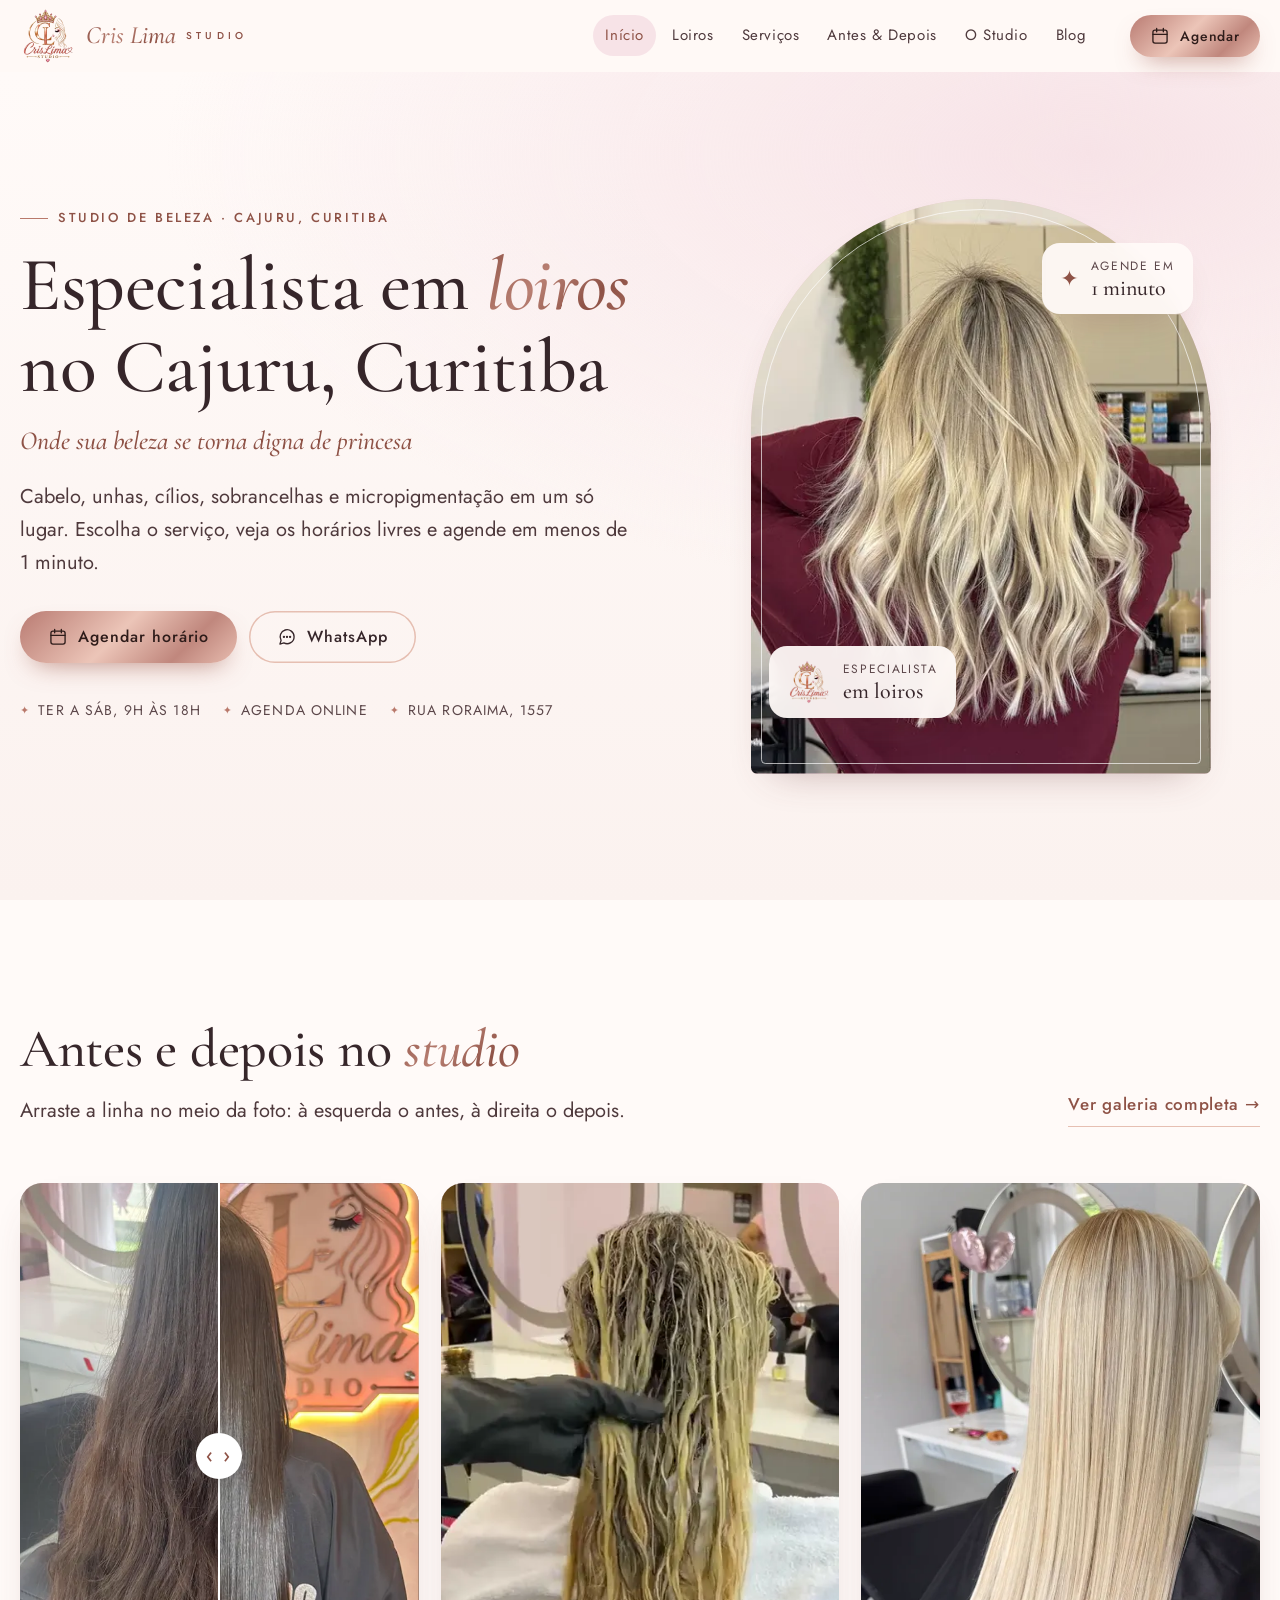
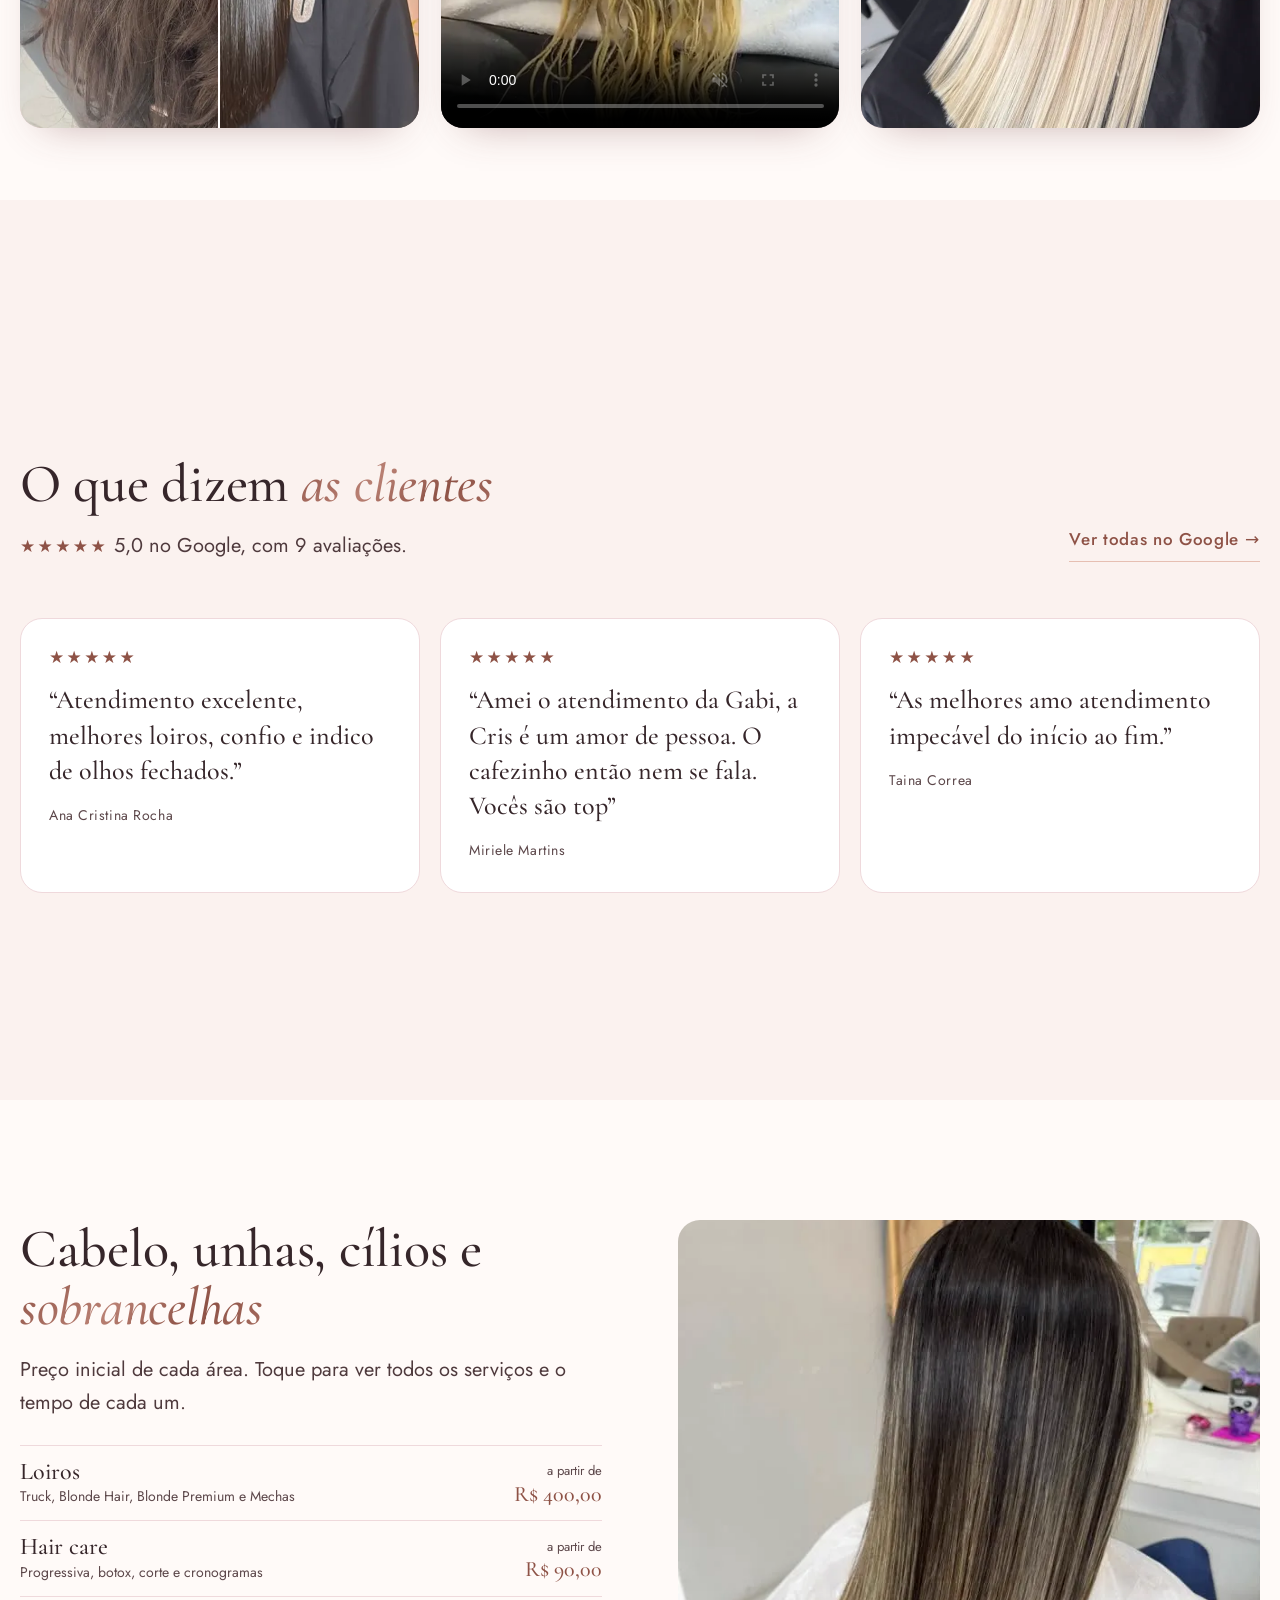
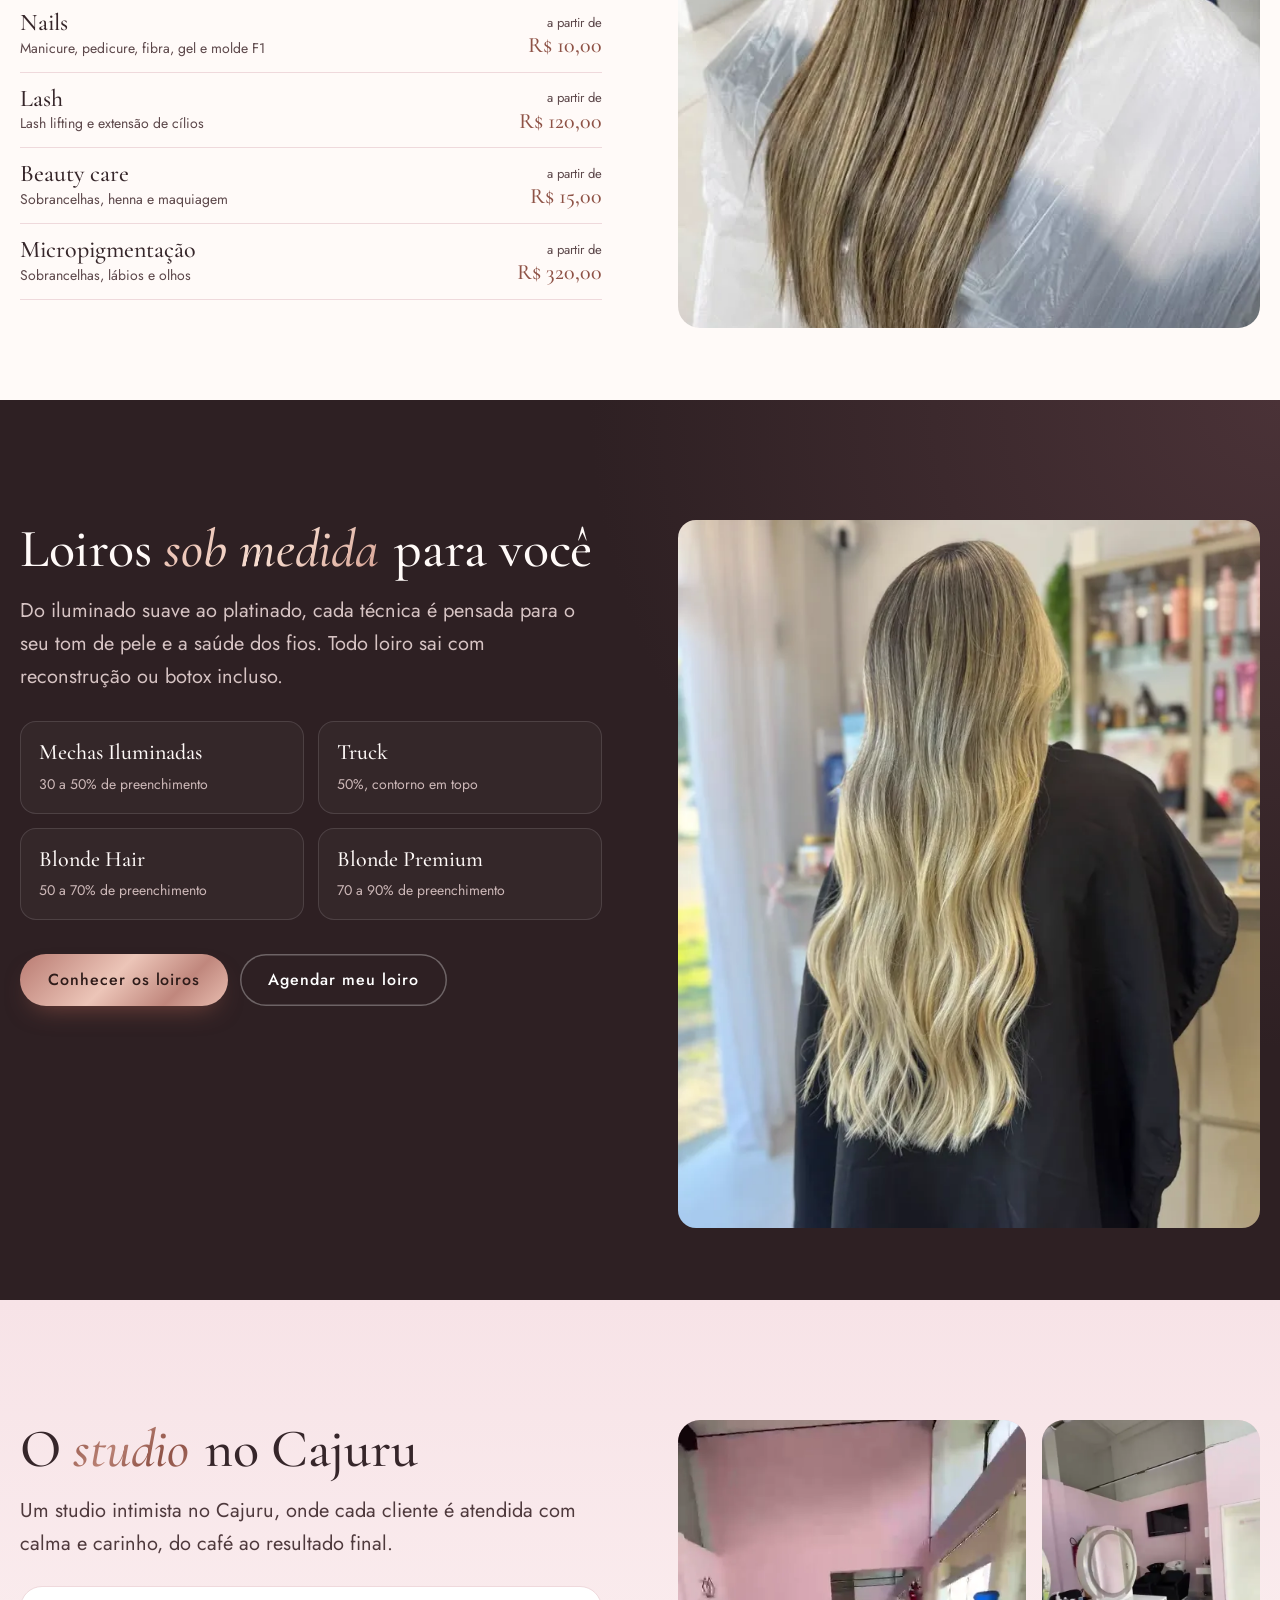
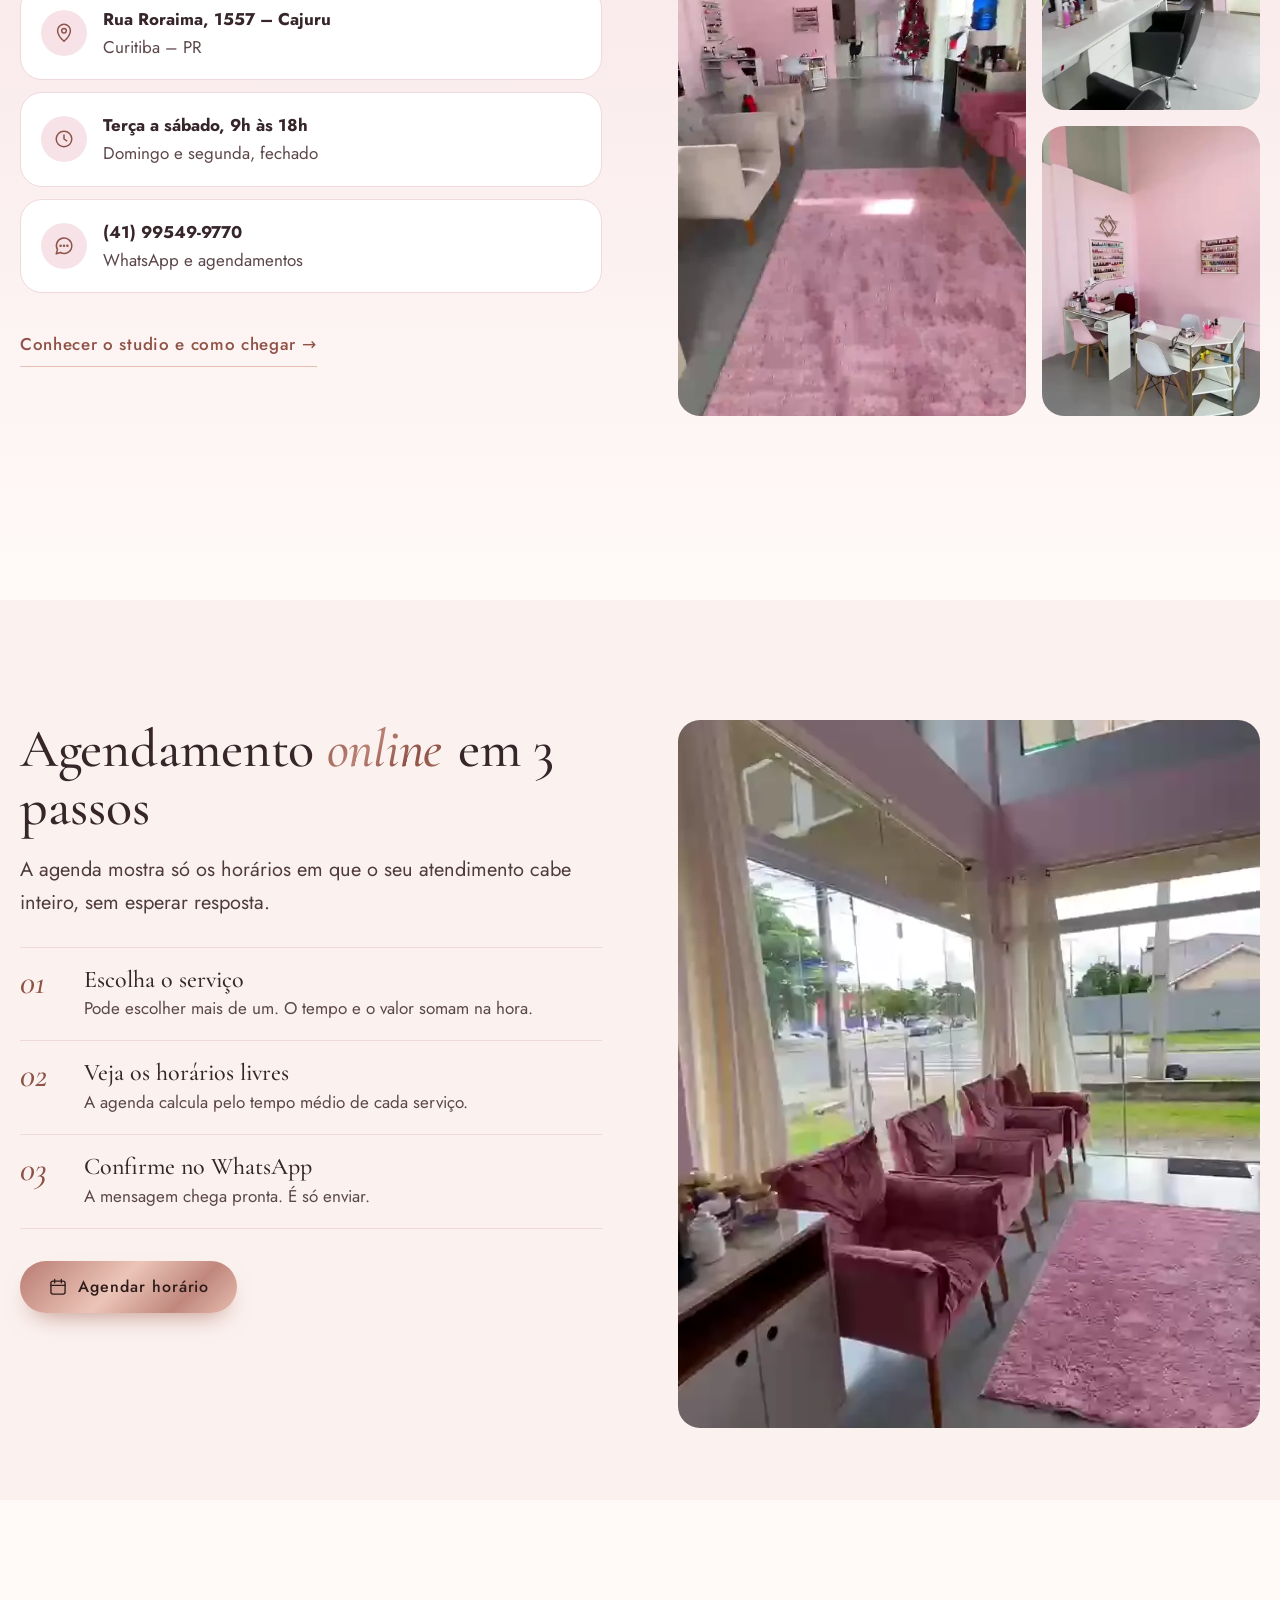
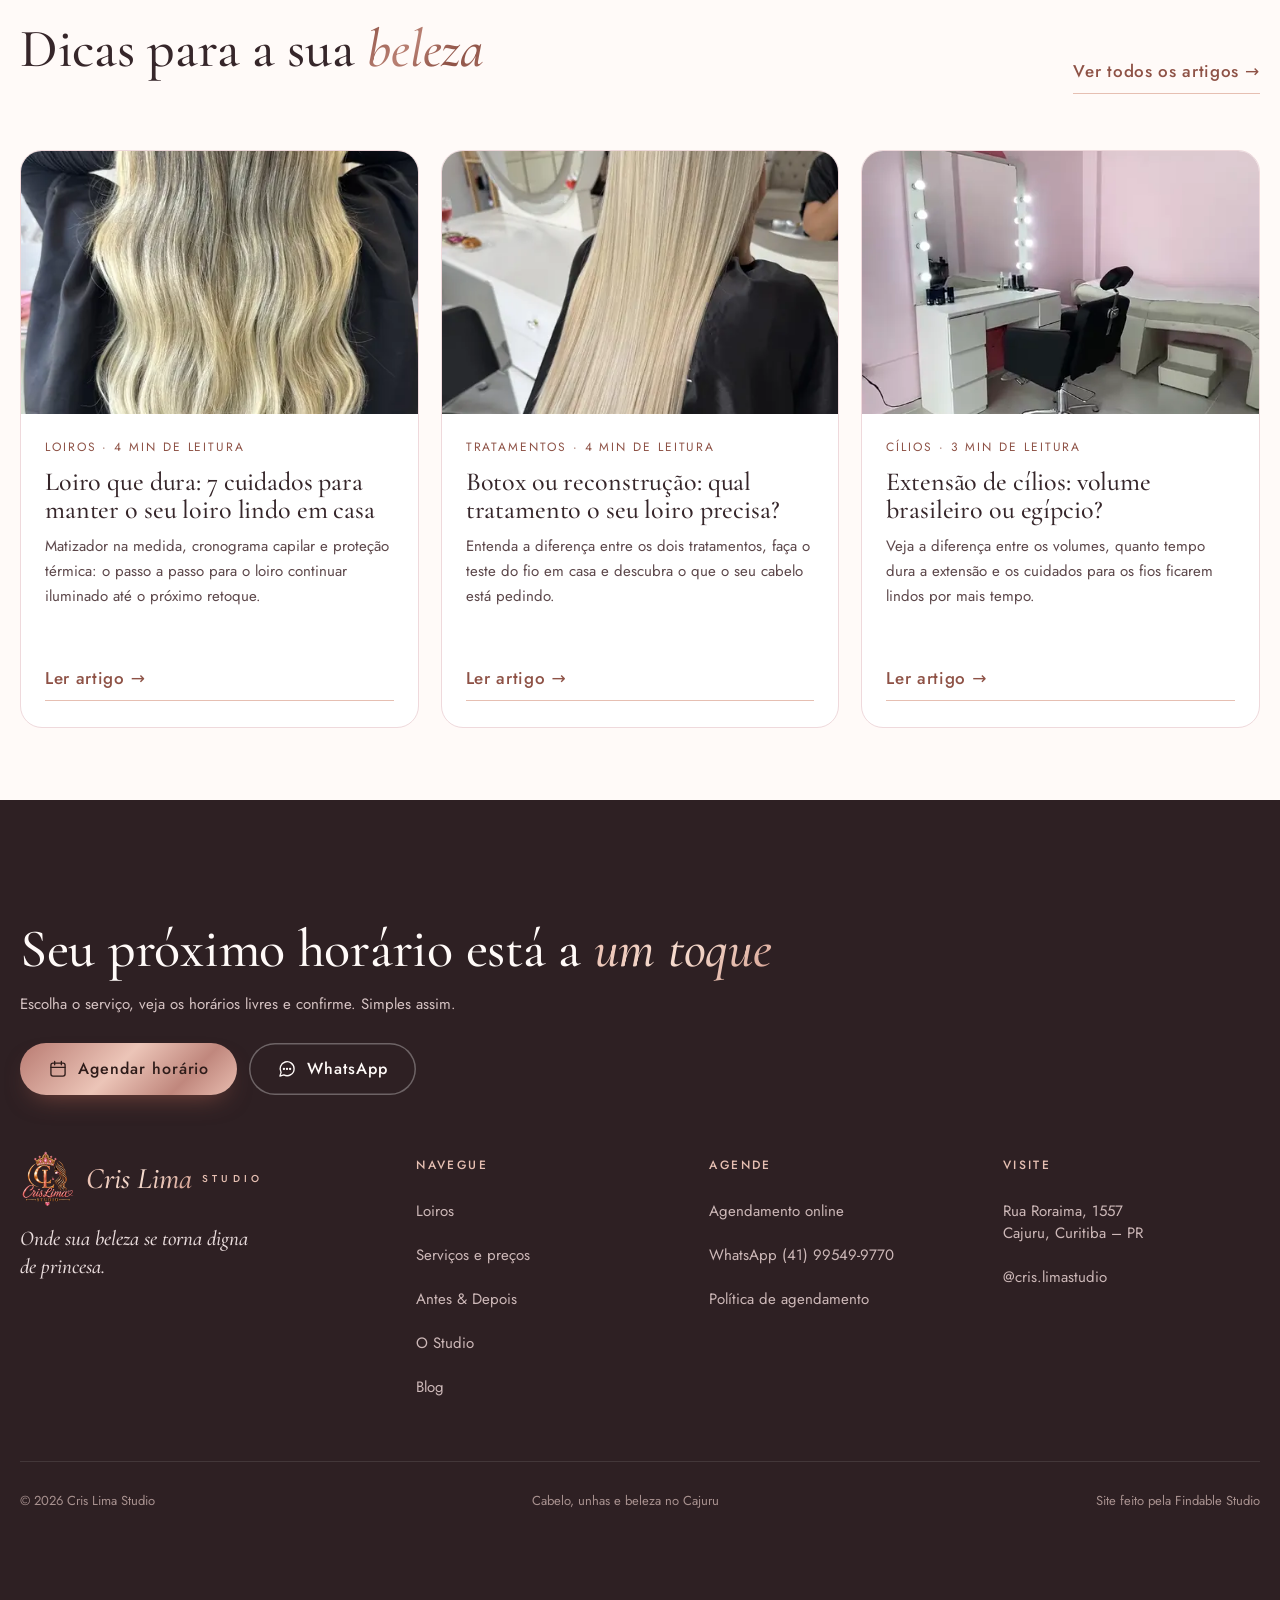
<file: index.html>
<!DOCTYPE html>
<html lang="pt-BR">
<head>
<meta charset="utf-8">
<meta name="viewport" content="width=device-width, initial-scale=1, viewport-fit=cover">
<meta name="color-scheme" content="light">
<meta name="theme-color" content="#fffaf8">
<title>Cris Lima Studio – Especialista em loiros, unhas e beleza no Cajuru, Curitiba</title>
<meta name="description" content="Especialista em loiros no Cajuru, Curitiba. Cabelo, unhas, cílios, sobrancelhas e micropigmentação. Veja preços e agende online em menos de 1 minuto.">
<link rel="canonical" href="https://crislimastudio.com.br/">
<meta property="og:type" content="website">
<meta property="og:locale" content="pt_BR">
<meta property="og:site_name" content="Cris Lima Studio">
<meta property="og:title" content="Cris Lima Studio – Especialista em loiros, unhas e beleza no Cajuru, Curitiba">
<meta property="og:description" content="Especialista em loiros no Cajuru, Curitiba. Cabelo, unhas, cílios, sobrancelhas e micropigmentação. Veja preços e agende online em menos de 1 minuto.">
<meta property="og:url" content="https://crislimastudio.com.br/">
<meta property="og:image" content="https://crislimastudio.com.br/img/compartilhar.jpg">
<meta property="og:image:width" content="1200">
<meta property="og:image:height" content="630">
<meta name="twitter:image" content="https://crislimastudio.com.br/img/compartilhar.jpg">
<meta name="twitter:card" content="summary_large_image">
<link rel="icon" href="img/logo-sm.webp" type="image/webp">
<link rel="preconnect" href="https://fonts.googleapis.com">
<link rel="preconnect" href="https://fonts.gstatic.com" crossorigin>
<link rel="stylesheet" href="https://fonts.googleapis.com/css2?family=Cormorant+Garamond:ital,wght@0,400;0,500;0,600;1,400;1,500&family=Jost:wght@400;500&display=swap">
<link rel="stylesheet" href="css/style.css">
<link rel="stylesheet" href="assets/motion/motion.css">
<script>document.documentElement.classList.add('js')</script>
<script>document.documentElement.classList.add('m-enter');setTimeout(()=>document.documentElement.classList.add('m-enter-done'),700)</script>
<script type="application/ld+json">
{
  "@context": "https://schema.org",
  "@type": "BeautySalon",
  "name": "Cris Lima Studio",
  "url": "https://crislimastudio.com.br/",
  "image": "https://crislimastudio.com.br/img/logo.webp",
  "logo": "https://crislimastudio.com.br/img/logo.webp",
  "telephone": "+55 41 99549-9770",
  "priceRange": "R$ 10 – R$ 700",
  "address": {
    "@type": "PostalAddress",
    "streetAddress": "Rua Roraima, 1557 – Cajuru",
    "addressLocality": "Curitiba",
    "addressRegion": "PR",
    "addressCountry": "BR"
  },
  "sameAs": ["https://instagram.com/cris.limastudio"],
  "openingHoursSpecification": [
    {"@type": "OpeningHoursSpecification", "dayOfWeek": ["Tuesday","Wednesday","Thursday","Friday","Saturday"], "opens": "09:00", "closes": "18:00"}
  ],
  "makesOffer": [
    {"@type": "Offer", "itemOffered": {"@type": "Service", "name": "Loiros (Blonde Hair, Blonde Premium, Mechas Iluminadas, Truck)"}},
    {"@type": "Offer", "itemOffered": {"@type": "Service", "name": "Unhas em gel, fibra de vidro e molde F1"}},
    {"@type": "Offer", "itemOffered": {"@type": "Service", "name": "Extensão de cílios e lash lifting"}},
    {"@type": "Offer", "itemOffered": {"@type": "Service", "name": "Design de sobrancelhas e micropigmentação"}}
  ]
}
</script>
</head>
<body class="home telas">
<header class="top nav">
  <a class="sr" href="#conteudo">Pular para o conteúdo</a>
  <div class="wrap">
    <a class="brand" href="index.html" aria-label="Cris Lima Studio, página inicial">
      <img src="img/logo-sm.webp" alt="" width="56" height="56">
      <span><b>Cris Lima</b><small>STUDIO</small></span>
    </a>
    <nav class="menu" id="menu" aria-label="Menu principal">
      <a href="index.html" aria-current="page">Início</a>
      <a href="loiros.html">Loiros</a>
      <a href="servicos.html">Serviços</a>
      <a href="galeria.html">Antes & Depois</a>
      <a href="studio.html">O Studio</a>
      <a href="blog.html">Blog</a>
      <a class="btn btn-gold" href="agendar.html#agenda"><svg viewBox="0 0 24 24" fill="none" stroke="currentColor" stroke-width="1.6" stroke-linecap="round" stroke-linejoin="round" aria-hidden="true"><rect x="3.5" y="5" width="17" height="15.5" rx="2.5"/><path d="M3.5 10h17M8 3v4M16 3v4"/></svg> Agendar horário</a>
    </nav>
    <a class="btn btn-gold btn-sm btn-agendar" href="agendar.html#agenda"><svg viewBox="0 0 24 24" fill="none" stroke="currentColor" stroke-width="1.6" stroke-linecap="round" stroke-linejoin="round" aria-hidden="true"><rect x="3.5" y="5" width="17" height="15.5" rx="2.5"/><path d="M3.5 10h17M8 3v4M16 3v4"/></svg> Agendar</a>
    <button class="burger" type="button" aria-label="Abrir menu" aria-expanded="false" aria-controls="menu"><i></i></button>
  </div>
</header>
<main id="conteudo">
<!-- tasteskill: place · uma seção por tela (1440x900): hero 1 · antes e depois 1 · avaliações 1 · serviços 1 · loiros 1 · studio 1 · agendar 1 · blog 1 · fechamento (rodapé) 1 -->
<section class="hero" data-enter>
  <div class="wrap">
    <div>
      <span class="eyebrow rise">Studio de beleza · Cajuru, Curitiba</span>
      <h1 class="rise">Especialista em <em>loiros</em> no Cajuru, Curitiba</h1>
      <p class="slogan rise">Onde sua beleza se torna digna de princesa</p>
      <p class="lead rise">Cabelo, unhas, cílios, sobrancelhas e micropigmentação em um só lugar. Escolha o serviço, veja os horários livres e agende em menos de 1 minuto.</p>
      <div class="btns rise">
        <a class="btn btn-gold" href="agendar.html#agenda"><svg viewBox="0 0 24 24" fill="none" stroke="currentColor" stroke-width="1.6" stroke-linecap="round" stroke-linejoin="round" aria-hidden="true"><rect x="3.5" y="5" width="17" height="15.5" rx="2.5"/><path d="M3.5 10h17M8 3v4M16 3v4"/></svg> Agendar horário</a>
        <a class="btn btn-line" href="https://wa.me/5541995499770?text=Ol%C3%A1!%20Quero%20agendar%20um%20hor%C3%A1rio%20no%20Cris%20Lima%20Studio." target="_blank" rel="noopener"><svg viewBox="0 0 24 24" fill="none" stroke="currentColor" stroke-width="1.6" stroke-linecap="round" stroke-linejoin="round" aria-hidden="true"><path d="M20.5 11.6a8.4 8.4 0 0 1-12.3 7.5L3.5 20.5l1.4-4.5A8.4 8.4 0 1 1 20.5 11.6z"/><circle cx="8.3" cy="11.8" r=".6" fill="currentColor"/><circle cx="12" cy="11.8" r=".6" fill="currentColor"/><circle cx="15.7" cy="11.8" r=".6" fill="currentColor"/></svg> WhatsApp</a>
      </div>
      <ul class="hero-facts rise">
        <li>Ter a sáb, 9h às 18h</li>
        <li>Agenda online</li>
        <li>Rua Roraima, 1557</li>
      </ul>
    </div>
    <div class="hero-art">
      <div class="arch"><img data-enter-media src="img/loiros-truck.webp" alt="Cliente de costas com loiro ondulado de raiz esfumada" width="480" height="640" fetchpriority="high"></div>
      <div class="badge badge-1"><img src="img/logo-sm.webp" alt="" width="44" height="44"><div><small>Especialista</small><b>em loiros</b></div></div>
      <div class="badge badge-2"><span class="star">✦</span><div><small>Agende em</small><b>1 minuto</b></div></div>
    </div>
  </div>
</section>

<section class="sec tela" id="antes-e-depois">
  <div class="wrap col">
    <div class="sec-head row">
      <div>
        <h2>Antes e depois no <em>studio</em></h2>
        <p class="lead">Arraste a linha no meio da foto: à esquerda o antes, à direita o depois.</p>
      </div>
      <a class="link" href="galeria.html">Ver galeria completa</a>
    </div>
    <div class="ba-grid fill">
      <figure class="ba-item" data-reveal>
        <div class="ba">
          <div class="ba-layer"><img src="img/antes-alisamento.webp" alt="Antes: cabelo castanho de costas" width="640" height="800" loading="lazy" decoding="async"></div>
          <div class="ba-layer ba-after"><img src="img/depois-alisamento.webp" alt="Depois: cabelo castanho de costas" width="640" height="800" loading="lazy" decoding="async"></div>
          <div class="ba-line"></div>
          <input type="range" min="0" max="100" value="50" aria-label="Comparar antes e depois: Alisamento">
        </div>
      </figure>
      <figure class="ba-item" data-reveal>
        <div class="ba ba-video">
          <video src="video/loiro.mp4" poster="img/poster-loiro.webp" muted loop playsinline preload="none" data-auto aria-label="Vídeo da transformação de um loiro no studio"></video>
        </div>
      </figure>
      <figure class="ba-item"><div class="ba"><img src="img/trabalho-02.webp" alt="Loiro platinado liso, de costas" width="720" height="960" loading="lazy" decoding="async"></div></figure>
    </div>
  </div>
</section>

<section class="sec alt tela" id="avaliacoes">
  <div class="wrap col">
    <div class="sec-head row">
      <div>
        <h2>O que dizem <em>as clientes</em></h2>
        <p class="lead"><span class="estrelas" aria-label="Nota 5 de 5">★★★★★</span> 5,0 no Google, com 9 avaliações.</p>
      </div>
      <a class="link" href="https://www.google.com/maps/search/?api=1&query=Rua%20Roraima%2C%201557%2C%20Cajuru%2C%20Curitiba%20-%20PR" target="_blank" rel="noopener">Ver todas no Google</a>
    </div>
    <div class="reviews fill">
      <figure class="rev"><div class="estrelas" aria-label="5 estrelas">★★★★★</div><blockquote>“Atendimento excelente, melhores loiros, confio e indico de olhos fechados.”</blockquote><figcaption>Ana Cristina Rocha</figcaption></figure>
      <figure class="rev"><div class="estrelas" aria-label="5 estrelas">★★★★★</div><blockquote>“Amei o atendimento da Gabi, a Cris é um amor de pessoa. O cafezinho então nem se fala. Vocês são top”</blockquote><figcaption>Miriele Martins</figcaption></figure>
      <figure class="rev"><div class="estrelas" aria-label="5 estrelas">★★★★★</div><blockquote>“As melhores amo atendimento impecável do início ao fim.”</blockquote><figcaption>Taina Correa</figcaption></figure>
    </div>
  </div>
</section>

<section class="sec tela" id="servicos">
  <div class="wrap split">
    <div>
      <h2>Cabelo, unhas, cílios e <em>sobrancelhas</em></h2>
      <p class="lead">Preço inicial de cada área. Toque para ver todos os serviços e o tempo de cada um.</p>
      <ul class="svc-list">
        <li><a href="loiros.html"><span><b>Loiros</b><small>Truck, Blonde Hair, Blonde Premium e Mechas</small></span><em>a partir de <b data-from="loiros">R$ 400,00</b></em></a></li>
        <li><a href="servicos.html#hair"><span><b>Hair care</b><small>Progressiva, botox, corte e cronogramas</small></span><em>a partir de <b data-from="hair">R$ 90,00</b></em></a></li>
        <li><a href="servicos.html#nails"><span><b>Nails</b><small>Manicure, pedicure, fibra, gel e molde F1</small></span><em>a partir de <b data-from="nails">R$ 10,00</b></em></a></li>
        <li><a href="servicos.html#lash"><span><b>Lash</b><small>Lash lifting e extensão de cílios</small></span><em>a partir de <b data-from="lash">R$ 120,00</b></em></a></li>
        <li><a href="servicos.html#beauty"><span><b>Beauty care</b><small>Sobrancelhas, henna e maquiagem</small></span><em>a partir de <b data-from="beauty">R$ 30,00</b></em></a></li>
        <li><a href="servicos.html#micro"><span><b>Micropigmentação</b><small>Sobrancelhas, lábios e olhos</small></span><em>a partir de <b data-from="micro">R$ 320,00</b></em></a></li>
      </ul>
    </div>
    <figure class="tela-foto"><img src="img/trabalho-05.webp" alt="Cabelo castanho liso com mechas iluminadas, de costas" width="645" height="860" loading="lazy" decoding="async"></figure>
  </div>
</section>

<section class="sec dark tela" id="loiros">
  <div class="wrap split">
    <div>
      <h2>Loiros <em>sob medida</em> para você</h2>
      <p class="lead">Do iluminado suave ao platinado, cada técnica é pensada para o seu tom de pele e a saúde dos fios. Todo loiro sai com reconstrução ou botox incluso.</p>
      <ul class="techs">
        <li><b>Mechas Iluminadas</b><span>30 a 50% de preenchimento</span></li>
        <li><b>Truck</b><span>50%, contorno em topo</span></li>
        <li><b>Blonde Hair</b><span>50 a 70% de preenchimento</span></li>
        <li><b>Blonde Premium</b><span>70 a 90% de preenchimento</span></li>
      </ul>
      <div class="btns">
        <a class="btn btn-gold" href="loiros.html">Conhecer os loiros</a>
        <a class="btn btn-line" style="color:#fff;box-shadow:inset 0 0 0 1.5px rgba(255,255,255,.3)" href="agendar.html?s=blonde-hair-rec">Agendar meu loiro</a>
      </div>
    </div>
    <div class="photo-stack">
      <figure><img src="img/trabalho-03.webp" alt="Loiro iluminado ondulado, de costas" width="720" height="960" loading="lazy" decoding="async"></figure>
      <figure><img src="img/trabalho-07.webp" alt="Loiro bege liso, de costas" width="645" height="860" loading="lazy" decoding="async"></figure>
    </div>
  </div>
</section>

<section class="sec blush tela" id="o-studio">
  <div class="wrap split">
    <div>
      <h2>O <em>studio</em> no Cajuru</h2>
      <p class="lead">Um studio intimista no Cajuru, onde cada cliente é atendida com calma e carinho, do café ao resultado final.</p>
      <div class="info-grid" style="grid-template-columns:1fr;gap:12px;margin:26px 0 30px">
        <div class="info" style="display:flex;gap:16px;align-items:center;padding:18px 20px"><span class="ico" style="margin:0;flex:none"><svg viewBox="0 0 24 24" fill="none" stroke="currentColor" stroke-width="1.6" stroke-linecap="round" stroke-linejoin="round" aria-hidden="true"><path d="M12 21s-7-6.2-7-11.5a7 7 0 0 1 14 0C19 14.8 12 21 12 21z"/><circle cx="12" cy="9.5" r="2.5"/></svg></span><div><b>Rua Roraima, 1557 – Cajuru</b><p>Curitiba – PR</p></div></div>
        <div class="info" style="display:flex;gap:16px;align-items:center;padding:18px 20px"><span class="ico" style="margin:0;flex:none"><svg viewBox="0 0 24 24" fill="none" stroke="currentColor" stroke-width="1.6" stroke-linecap="round" stroke-linejoin="round" aria-hidden="true"><circle cx="12" cy="12" r="8.5"/><path d="M12 7.5V12l3 2"/></svg></span><div><b>Terça a sábado, 9h às 18h</b><p>Domingo e segunda, fechado</p></div></div>
        <div class="info" style="display:flex;gap:16px;align-items:center;padding:18px 20px"><span class="ico" style="margin:0;flex:none"><svg viewBox="0 0 24 24" fill="none" stroke="currentColor" stroke-width="1.6" stroke-linecap="round" stroke-linejoin="round" aria-hidden="true"><path d="M20.5 11.6a8.4 8.4 0 0 1-12.3 7.5L3.5 20.5l1.4-4.5A8.4 8.4 0 1 1 20.5 11.6z"/><circle cx="8.3" cy="11.8" r=".6" fill="currentColor"/><circle cx="12" cy="11.8" r=".6" fill="currentColor"/><circle cx="15.7" cy="11.8" r=".6" fill="currentColor"/></svg></span><div><b>(41) 99549-9770</b><p>WhatsApp e agendamentos</p></div></div>
      </div>
      <a class="link" href="studio.html">Conhecer o studio e como chegar</a>
    </div>
    <div class="space-grid three">
      <figure class="sp"><img src="img/studio-recepcao.webp" alt="Recepção do Cris Lima Studio" width="576" height="1024" loading="lazy" decoding="async"></figure>
      <figure class="sp"><img src="img/studio-cabelo.webp" alt="Bancadas de cabelo do Cris Lima Studio" width="576" height="1024" loading="lazy" decoding="async"></figure>
      <figure class="sp"><img src="img/studio-unhas.webp" alt="Espaço de unhas do Cris Lima Studio" width="576" height="1024" loading="lazy" decoding="async"></figure>
    </div>
  </div>
</section>

<section class="sec alt tela" id="como-agendar">
  <div class="wrap split">
    <div>
      <h2>Agendamento <em>online</em> em 3 passos</h2>
      <p class="lead">A agenda mostra só os horários em que o seu atendimento cabe inteiro, sem esperar resposta.</p>
      <ol class="passos">
        <li><b>Escolha o serviço</b><span>Pode escolher mais de um. O tempo e o valor somam na hora.</span></li>
        <li><b>Veja os horários livres</b><span>A agenda calcula pelo tempo médio de cada serviço.</span></li>
        <li><b>Confirme no WhatsApp</b><span>A mensagem chega pronta. É só enviar.</span></li>
      </ol>
      <div class="btns"><a class="btn btn-gold" href="agendar.html#agenda"><svg viewBox="0 0 24 24" fill="none" stroke="currentColor" stroke-width="1.6" stroke-linecap="round" stroke-linejoin="round" aria-hidden="true"><rect x="3.5" y="5" width="17" height="15.5" rx="2.5"/><path d="M3.5 10h17M8 3v4M16 3v4"/></svg> Agendar horário</a></div>
    </div>
    <figure class="tela-foto"><img src="img/studio-espera.webp" alt="Sala de espera do studio, com poltronas rosa junto à janela" width="576" height="1024" loading="lazy" decoding="async"></figure>
  </div>
</section>

<section class="sec tela" id="blog">
  <div class="wrap col">
    <div class="sec-head row">
      <h2>Dicas para a sua <em>beleza</em></h2>
      <a class="link" href="blog.html">Ver todos os artigos</a>
    </div>
    <div class="posts fill">
      <a class="post-card" href="blog/cuidados-com-loiro.html" data-reveal>
        <div class="thumb"><img src="img/loiros-blonde-hair.webp" alt="Cabelo loiro ondulado com raiz esfumada" width="480" height="640" decoding="async"></div>
        <div class="body"><span class="cat">Loiros · 4 min de leitura</span><h3>Loiro que dura: 7 cuidados para manter o seu loiro lindo em casa</h3><p>Matizador na medida, cronograma capilar e proteção térmica: o passo a passo para o loiro continuar iluminado até o próximo retoque.</p><span class="link">Ler artigo</span></div>
      </a>
      <a class="post-card" href="blog/botox-ou-reconstrucao.html" data-reveal>
        <div class="thumb"><img src="img/loiros-blonde-premium.webp" alt="Cabelo loiro platinado liso" width="480" height="640" decoding="async"></div>
        <div class="body"><span class="cat">Tratamentos · 4 min de leitura</span><h3>Botox ou reconstrução: qual tratamento o seu loiro precisa?</h3><p>Entenda a diferença entre os dois tratamentos, faça o teste do fio em casa e descubra o que o seu cabelo está pedindo.</p><span class="link">Ler artigo</span></div>
      </a>
      <a class="post-card" href="blog/extensao-de-cilios.html" data-reveal>
        <div class="thumb"><img src="img/studio-beleza.webp" alt="Sala de beleza do studio, com maca e espelho de maquiagem" width="480" height="640" decoding="async"></div>
        <div class="body"><span class="cat">Cílios · 3 min de leitura</span><h3>Extensão de cílios: volume brasileiro ou egípcio?</h3><p>Veja a diferença entre os volumes, quanto tempo dura a extensão e os cuidados para os fios ficarem lindos por mais tempo.</p><span class="link">Ler artigo</span></div>
      </a>
    </div>
  </div>
</section>
</main>
<footer class="foot closing">
  <div class="wrap">
    <div class="close">
      <h2>Seu próximo horário está a <em>um toque</em></h2>
      <p>Escolha o serviço, veja os horários livres e confirme. Simples assim.</p>
      <div class="btns">
        <a class="btn btn-gold" href="agendar.html#agenda"><svg viewBox="0 0 24 24" fill="none" stroke="currentColor" stroke-width="1.6" stroke-linecap="round" stroke-linejoin="round" aria-hidden="true"><rect x="3.5" y="5" width="17" height="15.5" rx="2.5"/><path d="M3.5 10h17M8 3v4M16 3v4"/></svg> Agendar horário</a>
        <a class="btn btn-line" href="https://wa.me/5541995499770?text=Ol%C3%A1!%20Quero%20agendar%20um%20hor%C3%A1rio%20no%20Cris%20Lima%20Studio." target="_blank" rel="noopener"><svg viewBox="0 0 24 24" fill="none" stroke="currentColor" stroke-width="1.6" stroke-linecap="round" stroke-linejoin="round" aria-hidden="true"><path d="M20.5 11.6a8.4 8.4 0 0 1-12.3 7.5L3.5 20.5l1.4-4.5A8.4 8.4 0 1 1 20.5 11.6z"/><circle cx="8.3" cy="11.8" r=".6" fill="currentColor"/><circle cx="12" cy="11.8" r=".6" fill="currentColor"/><circle cx="15.7" cy="11.8" r=".6" fill="currentColor"/></svg> WhatsApp</a>
      </div>
    </div>
    <div class="foot-grid">
      <div>
      <a class="brand" href="index.html"><img src="img/logo-escuro.webp" alt="" width="56" height="56" loading="lazy"><span><b>Cris Lima</b><small>STUDIO</small></span></a>
      <p class="tagline">Onde sua beleza se torna digna de princesa.</p>
    </div>
    <div>
      <h3>Navegue</h3>
      <ul>
        <li><a href="loiros.html">Loiros</a></li>
        <li><a href="servicos.html">Serviços e preços</a></li>
        <li><a href="galeria.html">Antes &amp; Depois</a></li>
        <li><a href="studio.html">O Studio</a></li>
        <li><a href="blog.html">Blog</a></li>
      </ul>
    </div>
    <div>
      <h3>Agende</h3>
      <ul>
        <li><a href="agendar.html#agenda">Agendamento online</a></li>
        <li><a href="https://wa.me/5541995499770?text=Ol%C3%A1!%20Quero%20agendar%20um%20hor%C3%A1rio%20no%20Cris%20Lima%20Studio." target="_blank" rel="noopener">WhatsApp (41) 99549-9770</a></li>
        <li><a href="agendar.html#politica">Política de agendamento</a></li>
      </ul>
    </div>
    <div>
      <h3>Visite</h3>
      <ul>
        <li><a href="https://www.google.com/maps/search/?api=1&query=Rua%20Roraima%2C%201557%2C%20Cajuru%2C%20Curitiba%20-%20PR" target="_blank" rel="noopener">Rua Roraima, 1557<br>Cajuru, Curitiba – PR</a></li>
        <li><a href="https://instagram.com/cris.limastudio" target="_blank" rel="noopener">@cris.limastudio</a></li>
      </ul>
    </div>
    <div class="legal"><span>© <span data-year>2026</span> Cris Lima Studio</span><span>Cabelo, unhas e beleza no Cajuru</span><span class="credito">Site feito pela Findable Studio</span></div>
    </div>
  </div>
</footer>
<div class="mbar">
  <a class="btn btn-gold" href="agendar.html#agenda"><svg viewBox="0 0 24 24" fill="none" stroke="currentColor" stroke-width="1.6" stroke-linecap="round" stroke-linejoin="round" aria-hidden="true"><rect x="3.5" y="5" width="17" height="15.5" rx="2.5"/><path d="M3.5 10h17M8 3v4M16 3v4"/></svg> Agendar horário</a>
  <a class="btn btn-wa" href="https://wa.me/5541995499770?text=Ol%C3%A1!%20Quero%20agendar%20um%20hor%C3%A1rio%20no%20Cris%20Lima%20Studio." target="_blank" rel="noopener" aria-label="Falar no WhatsApp"><svg viewBox="0 0 24 24" fill="none" stroke="currentColor" stroke-width="1.6" stroke-linecap="round" stroke-linejoin="round" aria-hidden="true"><path d="M20.5 11.6a8.4 8.4 0 0 1-12.3 7.5L3.5 20.5l1.4-4.5A8.4 8.4 0 1 1 20.5 11.6z"/><circle cx="8.3" cy="11.8" r=".6" fill="currentColor"/><circle cx="12" cy="11.8" r=".6" fill="currentColor"/><circle cx="15.7" cy="11.8" r=".6" fill="currentColor"/></svg></a>
</div>
<script src="js/dados.js"></script>
<script src="js/site.js"></script>
<script type="module" src="assets/motion/motion.js"></script>
</body>
</html>
</file>
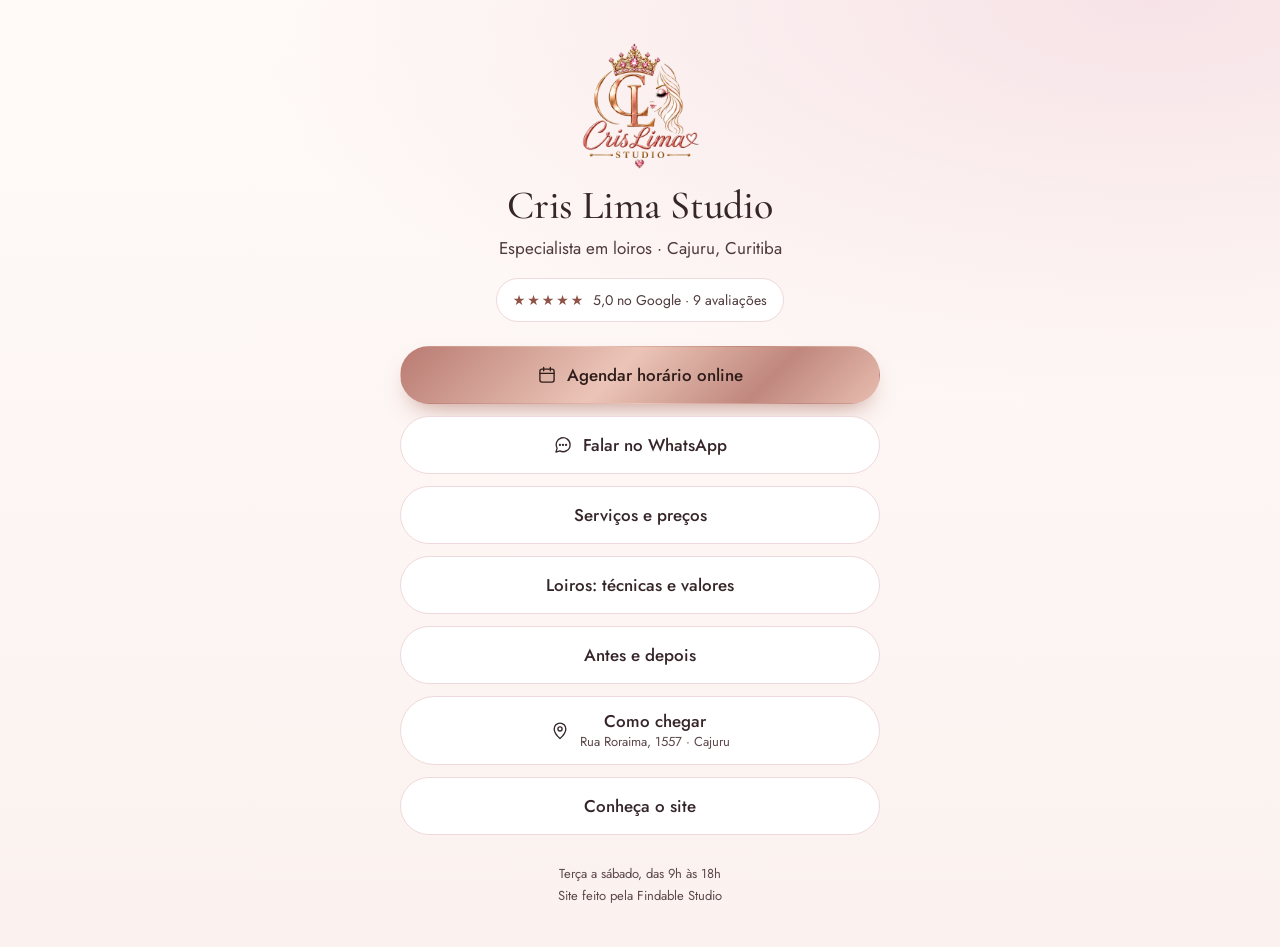
<file: links/index.html>
<!DOCTYPE html>
<html lang="pt-BR">
<head>
<meta charset="utf-8">
<meta name="viewport" content="width=device-width, initial-scale=1, viewport-fit=cover">
<meta name="color-scheme" content="light">
<meta name="theme-color" content="#fffaf8">
<title>Cris Lima Studio – Links</title>
<meta name="description" content="Agende seu horário, veja serviços e preços e fale com o Cris Lima Studio, especialista em loiros no Cajuru, Curitiba.">
<link rel="canonical" href="https://crislimastudio.com.br/links/">
<meta property="og:type" content="website">
<meta property="og:locale" content="pt_BR">
<meta property="og:site_name" content="Cris Lima Studio">
<meta property="og:title" content="Cris Lima Studio – Links">
<meta property="og:description" content="Agende seu horário, veja serviços e preços e fale com o Cris Lima Studio, especialista em loiros no Cajuru, Curitiba.">
<meta property="og:url" content="https://crislimastudio.com.br/links/">
<meta property="og:image" content="https://crislimastudio.com.br/img/compartilhar.jpg">
<meta property="og:image:width" content="1200">
<meta property="og:image:height" content="630">
<meta name="twitter:image" content="https://crislimastudio.com.br/img/compartilhar.jpg">
<meta name="twitter:card" content="summary_large_image">
<link rel="icon" href="../img/logo-sm.webp" type="image/webp">
<link rel="preconnect" href="https://fonts.googleapis.com">
<link rel="preconnect" href="https://fonts.gstatic.com" crossorigin>
<link rel="stylesheet" href="https://fonts.googleapis.com/css2?family=Cormorant+Garamond:ital,wght@0,400;0,500;0,600;1,400;1,500&family=Jost:wght@400;500&display=swap">
<link rel="stylesheet" href="../css/style.css">
<link rel="stylesheet" href="../assets/motion/motion.css">
<script>document.documentElement.classList.add('js')</script>
<script>document.documentElement.classList.add('m-enter');setTimeout(()=>document.documentElement.classList.add('m-enter-done'),700)</script>
<meta name="robots" content="noindex, follow">
<style>
.lk-page{min-height:100svh;display:flex;justify-content:center;padding:40px 20px calc(40px + env(safe-area-inset-bottom,0px));background:radial-gradient(120% 70% at 90% 0%,var(--blush) 0%,rgba(247,227,231,0) 60%),linear-gradient(180deg,var(--ivory),var(--cream))}
.lk{width:100%;max-width:480px;text-align:center}
.lk-logo{display:block;width:132px;height:132px;margin:0 auto 12px;object-fit:contain}
.lk .lk-logo{border:0}
.lk h1{font-size:40px;line-height:1.05;margin:0 0 8px}
.lk .sub{margin:0 0 16px;color:var(--ink-2);font-size:17px}
.lk .nota{display:inline-flex;align-items:center;gap:8px;min-height:44px;padding:6px 16px;margin-bottom:24px;border-radius:999px;background:#fff;border:1px solid var(--line);color:var(--ink-2);font-size:14px;text-decoration:none}
.lk .nota .estrelas{font-size:14px}
.lk ul{list-style:none;margin:0;padding:0;display:grid;gap:12px}
.lk a.b{display:flex;align-items:center;justify-content:center;gap:10px;min-height:58px;padding:14px 22px;border-radius:999px;background:#fff;border:1px solid var(--line);color:var(--ink);font:500 17px/1.2 var(--sans);text-decoration:none;transition:transform .2s,box-shadow .2s,border-color .2s}
.lk a.b svg{width:20px;height:20px;flex:none}
.lk a.b small{display:block;margin-top:3px;font-weight:400;font-size:13px;color:var(--mute)}
.lk a.b.main{background:var(--rg);border-color:transparent;color:#2e1c1a;box-shadow:0 12px 26px -12px rgba(160,90,75,.7)}
@media (hover:hover) and (pointer:fine){.lk a.b:hover{transform:translateY(-2px);border-color:var(--gold-l);box-shadow:var(--shadow)}}
.lk .rodape{margin:28px 0 0;font-size:13px;line-height:1.7;color:var(--mute)}
</style>
</head>
<body class="lk-page">
<main class="lk">
  <img class="lk-logo" src="../img/logo-md.webp" alt="Cris Lima Studio" width="132" height="132">
  <h1>Cris Lima Studio</h1>
  <p class="sub">Especialista em loiros · Cajuru, Curitiba</p>
  <a class="nota" href="https://www.google.com/maps/search/?api=1&query=Rua%20Roraima%2C%201557%2C%20Cajuru%2C%20Curitiba%20-%20PR" target="_blank" rel="noopener"><span class="estrelas" aria-hidden="true">★★★★★</span> 5,0 no Google · 9 avaliações</a>
  <ul>
    <li><a class="b main" href="../agendar.html#agenda"><svg viewBox="0 0 24 24" fill="none" stroke="currentColor" stroke-width="1.6" stroke-linecap="round" stroke-linejoin="round" aria-hidden="true"><rect x="3.5" y="5" width="17" height="15.5" rx="2.5"/><path d="M3.5 10h17M8 3v4M16 3v4"/></svg> Agendar horário online</a></li>
    <li><a class="b" href="https://wa.me/5541995499770?text=Ol%C3%A1!%20Quero%20agendar%20um%20hor%C3%A1rio%20no%20Cris%20Lima%20Studio." target="_blank" rel="noopener"><svg viewBox="0 0 24 24" fill="none" stroke="currentColor" stroke-width="1.6" stroke-linecap="round" stroke-linejoin="round" aria-hidden="true"><path d="M20.5 11.6a8.4 8.4 0 0 1-12.3 7.5L3.5 20.5l1.4-4.5A8.4 8.4 0 1 1 20.5 11.6z"/><circle cx="8.3" cy="11.8" r=".6" fill="currentColor"/><circle cx="12" cy="11.8" r=".6" fill="currentColor"/><circle cx="15.7" cy="11.8" r=".6" fill="currentColor"/></svg> Falar no WhatsApp</a></li>
    <li><a class="b" href="../servicos.html">Serviços e preços</a></li>
    <li><a class="b" href="../loiros.html">Loiros: técnicas e valores</a></li>
    <li><a class="b" href="../galeria.html">Antes e depois</a></li>
    <li><a class="b" href="https://www.google.com/maps/search/?api=1&query=Rua%20Roraima%2C%201557%2C%20Cajuru%2C%20Curitiba%20-%20PR" target="_blank" rel="noopener"><svg viewBox="0 0 24 24" fill="none" stroke="currentColor" stroke-width="1.6" stroke-linecap="round" stroke-linejoin="round" aria-hidden="true"><path d="M12 21s-7-6.2-7-11.5a7 7 0 0 1 14 0C19 14.8 12 21 12 21z"/><circle cx="12" cy="9.5" r="2.5"/></svg><span>Como chegar<small>Rua Roraima, 1557 · Cajuru</small></span></a></li>
    <li><a class="b" href="../index.html">Conheça o site</a></li>
  </ul>
  <p class="rodape">Terça a sábado, das 9h às 18h<br>Site feito pela Findable Studio</p>
</main>
</body>
</html>
</file>
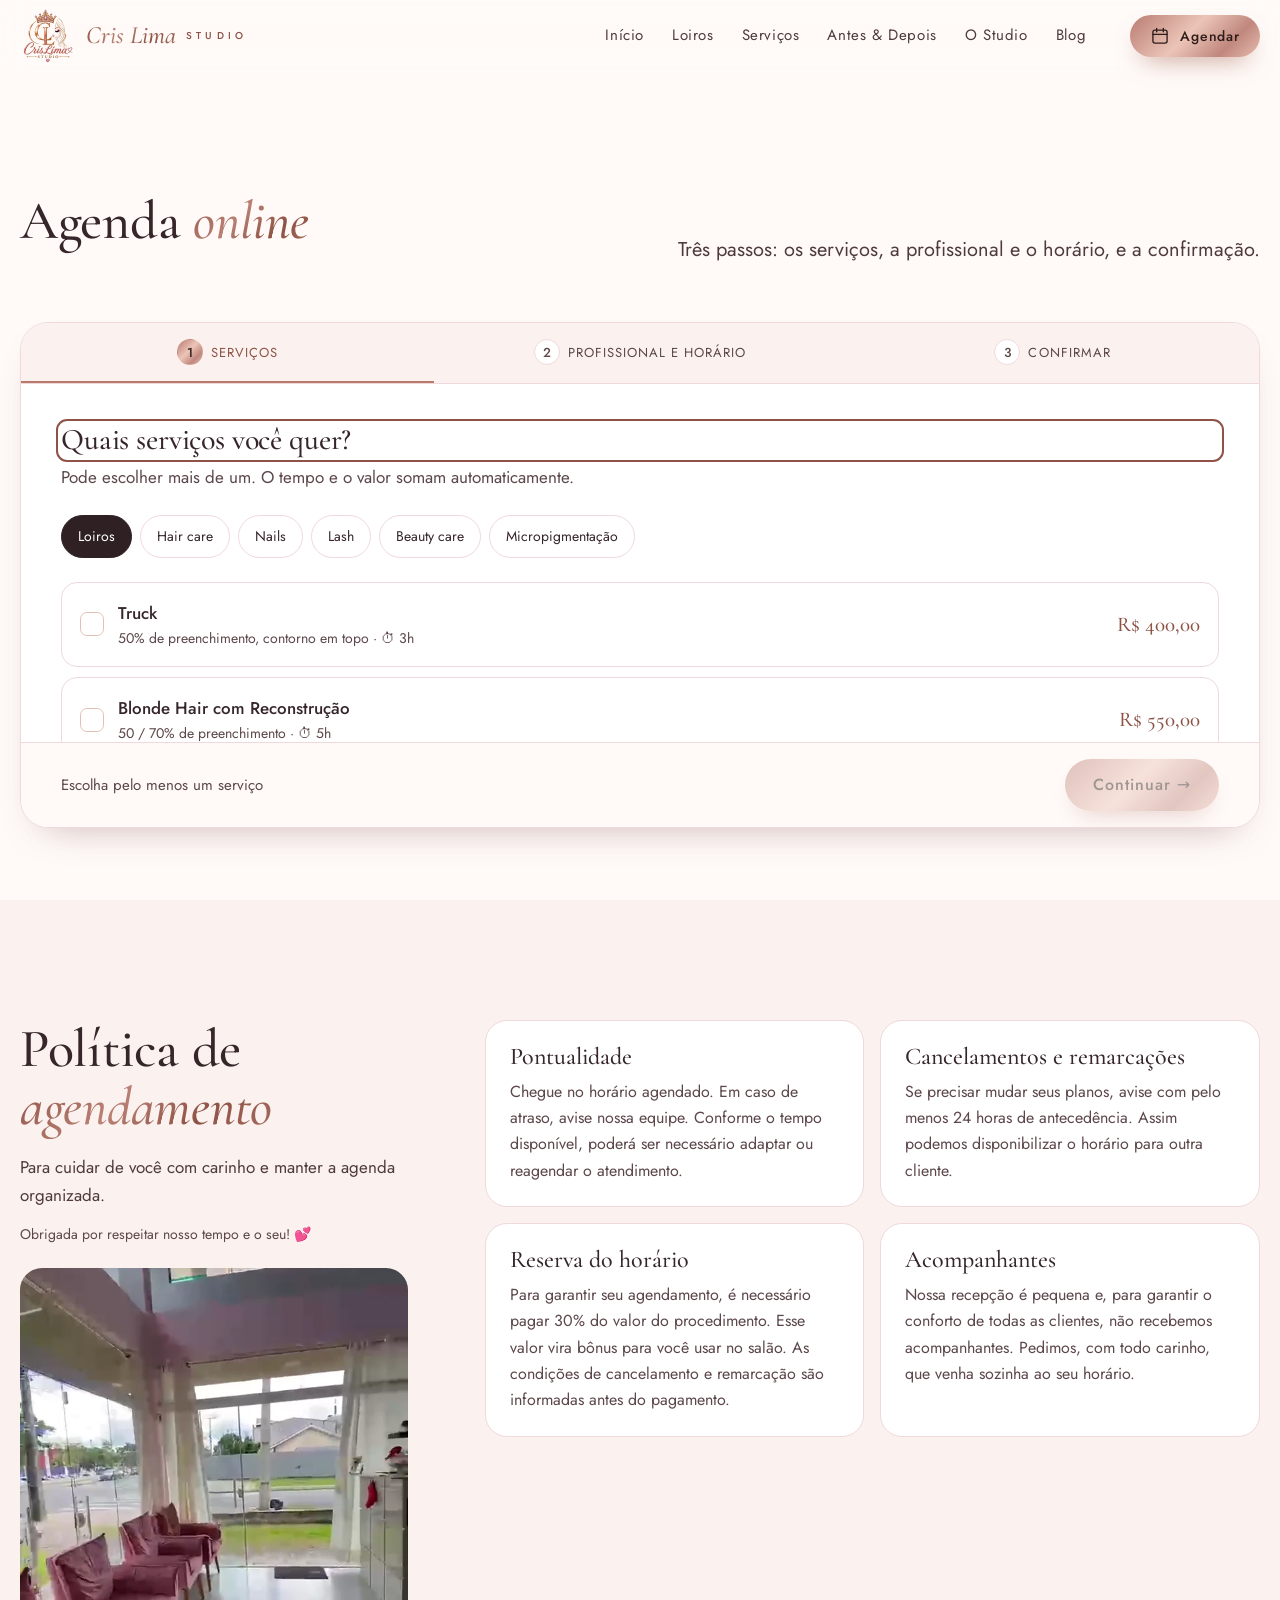
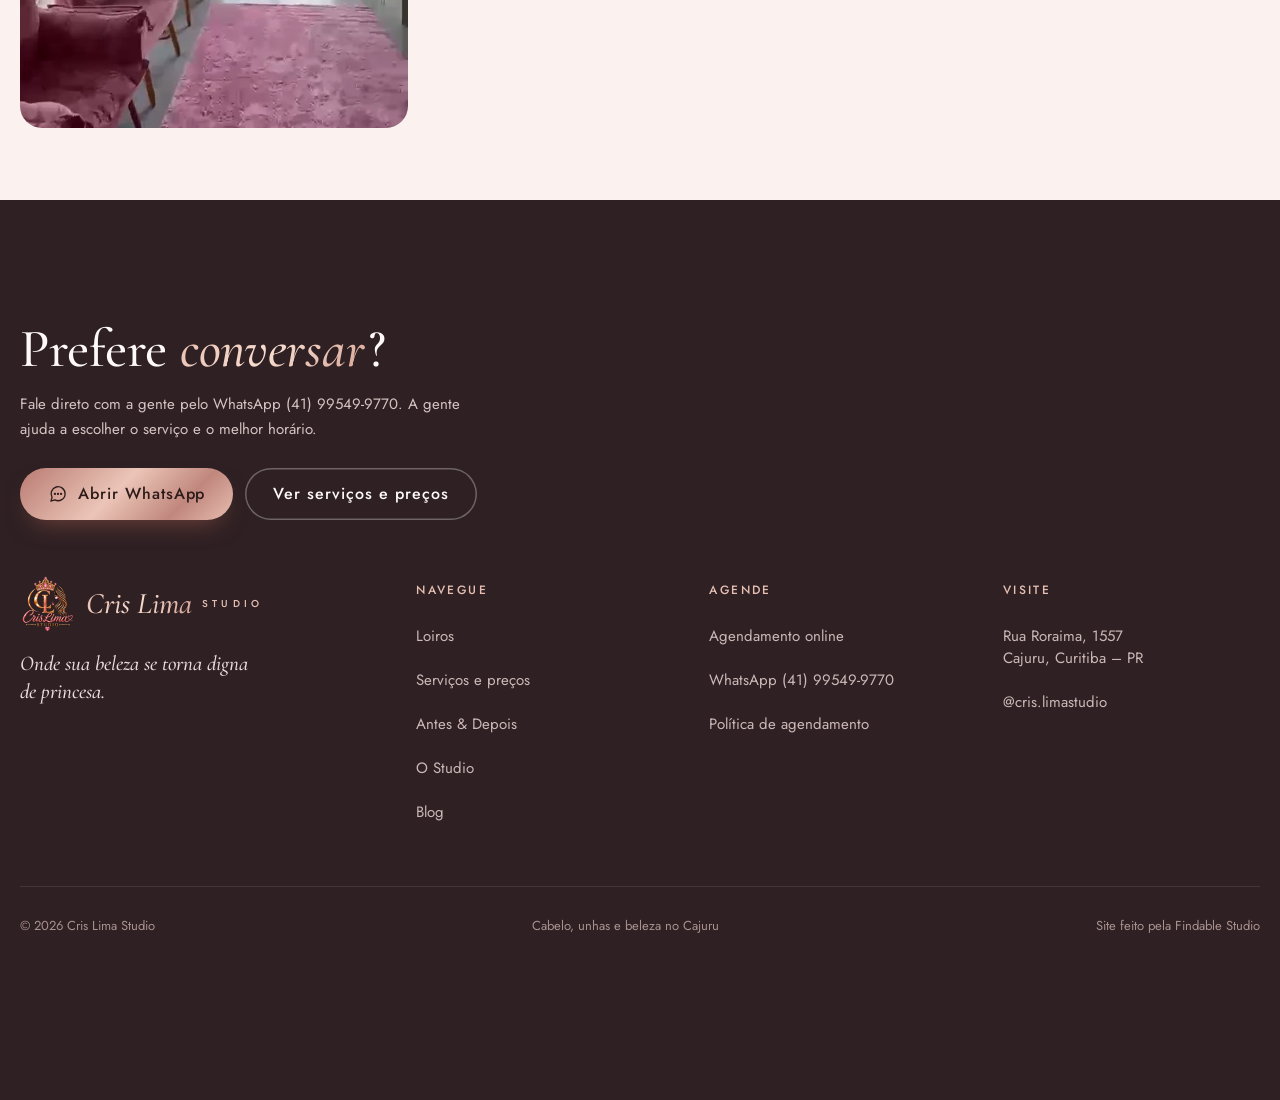
<file: agendar.html>
<!DOCTYPE html>
<html lang="pt-BR">
<head>
<meta charset="utf-8">
<meta name="viewport" content="width=device-width, initial-scale=1, viewport-fit=cover">
<meta name="color-scheme" content="light">
<meta name="theme-color" content="#fffaf8">
<title>Agendar horário online – Cris Lima Studio</title>
<meta name="description" content="Agende online no Cris Lima Studio: escolha o serviço, veja os horários livres e confirme pelo WhatsApp em menos de 1 minuto.">
<link rel="canonical" href="https://crislimastudio.com.br/agendar.html">
<meta property="og:type" content="website">
<meta property="og:locale" content="pt_BR">
<meta property="og:site_name" content="Cris Lima Studio">
<meta property="og:title" content="Agendar horário online – Cris Lima Studio">
<meta property="og:description" content="Agende online no Cris Lima Studio: escolha o serviço, veja os horários livres e confirme pelo WhatsApp em menos de 1 minuto.">
<meta property="og:url" content="https://crislimastudio.com.br/agendar.html">
<meta property="og:image" content="https://crislimastudio.com.br/img/compartilhar.jpg">
<meta property="og:image:width" content="1200">
<meta property="og:image:height" content="630">
<meta name="twitter:image" content="https://crislimastudio.com.br/img/compartilhar.jpg">
<meta name="twitter:card" content="summary_large_image">
<link rel="icon" href="img/logo-sm.webp" type="image/webp">
<link rel="preconnect" href="https://fonts.googleapis.com">
<link rel="preconnect" href="https://fonts.gstatic.com" crossorigin>
<link rel="stylesheet" href="https://fonts.googleapis.com/css2?family=Cormorant+Garamond:ital,wght@0,400;0,500;0,600;1,400;1,500&family=Jost:wght@400;500&display=swap">
<link rel="stylesheet" href="css/style.css">
<link rel="stylesheet" href="assets/motion/motion.css">
<script>document.documentElement.classList.add('js')</script>
<script>document.documentElement.classList.add('m-enter');setTimeout(()=>document.documentElement.classList.add('m-enter-done'),700)</script>
</head>
<body class="telas sem-barra">
<header class="top nav">
  <a class="sr" href="#conteudo">Pular para o conteúdo</a>
  <div class="wrap">
    <a class="brand" href="index.html" aria-label="Cris Lima Studio, página inicial">
      <img src="img/logo-sm.webp" alt="" width="56" height="56">
      <span><b>Cris Lima</b><small>STUDIO</small></span>
    </a>
    <nav class="menu" id="menu" aria-label="Menu principal">
      <a href="index.html">Início</a>
      <a href="loiros.html">Loiros</a>
      <a href="servicos.html">Serviços</a>
      <a href="galeria.html">Antes & Depois</a>
      <a href="studio.html">O Studio</a>
      <a href="blog.html">Blog</a>
      <a class="btn btn-gold" href="agendar.html#agenda"><svg viewBox="0 0 24 24" fill="none" stroke="currentColor" stroke-width="1.6" stroke-linecap="round" stroke-linejoin="round" aria-hidden="true"><rect x="3.5" y="5" width="17" height="15.5" rx="2.5"/><path d="M3.5 10h17M8 3v4M16 3v4"/></svg> Agendar horário</a>
    </nav>
    <a class="btn btn-gold btn-sm btn-agendar" href="agendar.html#agenda"><svg viewBox="0 0 24 24" fill="none" stroke="currentColor" stroke-width="1.6" stroke-linecap="round" stroke-linejoin="round" aria-hidden="true"><rect x="3.5" y="5" width="17" height="15.5" rx="2.5"/><path d="M3.5 10h17M8 3v4M16 3v4"/></svg> Agendar</a>
    <button class="burger" type="button" aria-label="Abrir menu" aria-expanded="false" aria-controls="menu"><i></i></button>
  </div>
</header>
<main id="conteudo">
<!-- tasteskill: place · uma seção por tela (1440x900): agenda 1 · política 1 · fechamento (rodapé) 1 -->

<section class="sec tela" id="agenda">
  <div class="wrap col">
    <div class="sec-head row">
      <h1 class="h2">Agenda <em>online</em></h1>
      <p class="lead">Três passos: os serviços, a profissional e o horário, e a confirmação.</p>
    </div>
    <div class="bk fill">
      <div id="bk">
        <ol class="bk-steps">
          <li data-step="1"><b>1</b><span>Serviços</span></li>
          <li data-step="2"><b>2</b><span>Profissional e horário</span></li>
          <li data-step="3"><b>3</b><span>Confirmar</span></li>
        </ol>
        <section class="bk-panel" data-panel="1">
          <h3 tabindex="-1">Quais serviços você quer?</h3>
          <p>Pode escolher mais de um. O tempo e o valor somam automaticamente.</p>
          <div class="bk-tabs" role="tablist" aria-label="Categorias"></div>
          <div class="bk-list"></div>
        </section>
        <section class="bk-panel" data-panel="2" hidden>
          <button class="bk-back" type="button">← Voltar aos serviços</button>
          <h3 tabindex="-1">Escolha a profissional e o horário</h3>
          <p>Mostramos só os horários em que o seu atendimento cabe inteiro na agenda.</p>
          <div class="bk-pros"></div>
          <div class="bk-month"></div>
          <div class="bk-days" role="group" aria-label="Dias disponíveis"></div>
          <div class="bk-times"></div>
        </section>
        <section class="bk-panel" data-panel="3" hidden>
          <button class="bk-back" type="button">← Voltar ao horário</button>
          <h3 tabindex="-1">Confirme o seu agendamento</h3>
          <p>Confira os dados. Ao enviar, abrimos o WhatsApp com a mensagem pronta.</p>
          <div class="bk-review"></div>
          <form class="bk-form">
            <label>Seu nome<input type="text" name="nome" required autocomplete="name" placeholder="Como podemos te chamar?"></label>
            <label>Seu WhatsApp (opcional)<input type="tel" name="fone" autocomplete="tel" inputmode="tel" placeholder="(41) 90000-0000"></label>
            <label>Observação (opcional)<textarea name="obs" rows="3" placeholder="Ex.: quero levar uma foto de referência"></textarea></label>
            <label class="check"><input type="checkbox" name="politica" required><span>Li e concordo com a <a href="#politica">política de agendamento</a>, incluindo a reserva de 30% do valor.</span></label>
            <p class="bk-err" role="alert" hidden></p>
            <div class="btns"><button class="btn btn-gold" type="submit" id="bk-send"><svg viewBox="0 0 24 24" fill="none" stroke="currentColor" stroke-width="1.6" stroke-linecap="round" stroke-linejoin="round" aria-hidden="true"><rect x="3.5" y="5" width="17" height="15.5" rx="2.5"/><path d="M3.5 10h17M8 3v4M16 3v4"/></svg> Confirmar agendamento</button></div>
          </form>
        </section>
        <section class="bk-panel bk-done" data-panel="4" hidden>
          <div class="ok">✓</div>
          <h3 tabindex="-1" id="bk-done-title">Horário reservado!</h3>
          <p id="bk-done-text">Agora envie a mensagem no WhatsApp para a gente confirmar.</p>
          <div class="btns" style="justify-content:center">
            <a class="btn btn-gold" id="bk-again" href="https://wa.me/5541995499770?text=Ol%C3%A1!%20Quero%20agendar%20um%20hor%C3%A1rio%20no%20Cris%20Lima%20Studio." target="_blank" rel="noopener"><svg viewBox="0 0 24 24" fill="none" stroke="currentColor" stroke-width="1.6" stroke-linecap="round" stroke-linejoin="round" aria-hidden="true"><path d="M20.5 11.6a8.4 8.4 0 0 1-12.3 7.5L3.5 20.5l1.4-4.5A8.4 8.4 0 1 1 20.5 11.6z"/><circle cx="8.3" cy="11.8" r=".6" fill="currentColor"/><circle cx="12" cy="11.8" r=".6" fill="currentColor"/><circle cx="15.7" cy="11.8" r=".6" fill="currentColor"/></svg> Enviar no WhatsApp</a>
            <button class="btn btn-line" type="button" id="bk-new">Fazer outro agendamento</button>
          </div>
        </section>
        <div class="bk-sum"><div class="s"></div><div class="btns"><button class="btn btn-gold" type="button" id="bk-next">Continuar →</button></div></div>
      </div>
      <noscript><div class="bk-panel"><p>Para usar a agenda online, ative o JavaScript do navegador. Ou agende pelo WhatsApp: <a href="https://wa.me/5541995499770?text=Ol%C3%A1!%20Quero%20agendar%20um%20hor%C3%A1rio%20no%20Cris%20Lima%20Studio.">(41) 99549-9770</a>.</p></div></noscript>
    </div>
  </div>
</section>

<section class="sec alt tela" id="politica">
  <div class="wrap split cat-tela">
    <div class="col-fill">
      <h2>Política de <em>agendamento</em></h2>
      <p class="cat-desc">Para cuidar de você com carinho e manter a agenda organizada.</p>
      <p class="note">Obrigada por respeitar nosso tempo e o seu! 💕</p>
      <figure class="foto-fill"><img src="img/studio-entrada.webp" alt="Entrada do studio, com poltronas rosa e tapete junto à porta de vidro" width="576" height="1024" loading="lazy" decoding="async"></figure>
    </div>
    <dl class="policy">
      <div><dt>Pontualidade</dt><dd>Chegue no horário agendado. Em caso de atraso, avise nossa equipe. Conforme o tempo disponível, poderá ser necessário adaptar ou reagendar o atendimento.</dd></div>
      <div><dt>Cancelamentos e remarcações</dt><dd>Se precisar mudar seus planos, avise com pelo menos 24 horas de antecedência. Assim podemos disponibilizar o horário para outra cliente.</dd></div>
      <div><dt>Reserva do horário</dt><dd>Para garantir seu agendamento, é necessário pagar 30% do valor do procedimento. Esse valor vira bônus para você usar no salão. As condições de cancelamento e remarcação são informadas antes do pagamento.</dd></div>
      <div><dt>Acompanhantes</dt><dd>Nossa recepção é pequena e, para garantir o conforto de todas as clientes, não recebemos acompanhantes. Pedimos, com todo carinho, que venha sozinha ao seu horário.</dd></div>
    </dl>
  </div>
</section>
</main>
<footer class="foot closing">
  <div class="wrap">
    <div class="close">
      <h2>Prefere <em>conversar</em>?</h2>
      <p>Fale direto com a gente pelo WhatsApp (41) 99549-9770. A gente ajuda a escolher o serviço e o melhor horário.</p>
      <div class="btns">
        <a class="btn btn-gold" href="https://wa.me/5541995499770?text=Ol%C3%A1!%20Quero%20agendar%20um%20hor%C3%A1rio%20no%20Cris%20Lima%20Studio." target="_blank" rel="noopener"><svg viewBox="0 0 24 24" fill="none" stroke="currentColor" stroke-width="1.6" stroke-linecap="round" stroke-linejoin="round" aria-hidden="true"><path d="M20.5 11.6a8.4 8.4 0 0 1-12.3 7.5L3.5 20.5l1.4-4.5A8.4 8.4 0 1 1 20.5 11.6z"/><circle cx="8.3" cy="11.8" r=".6" fill="currentColor"/><circle cx="12" cy="11.8" r=".6" fill="currentColor"/><circle cx="15.7" cy="11.8" r=".6" fill="currentColor"/></svg> Abrir WhatsApp</a>
        <a class="btn btn-line" href="servicos.html">Ver serviços e preços</a>
      </div>
    </div>
    <div class="foot-grid">
      <div>
      <a class="brand" href="index.html"><img src="img/logo-escuro.webp" alt="" width="56" height="56" loading="lazy"><span><b>Cris Lima</b><small>STUDIO</small></span></a>
      <p class="tagline">Onde sua beleza se torna digna de princesa.</p>
    </div>
    <div>
      <h3>Navegue</h3>
      <ul>
        <li><a href="loiros.html">Loiros</a></li>
        <li><a href="servicos.html">Serviços e preços</a></li>
        <li><a href="galeria.html">Antes &amp; Depois</a></li>
        <li><a href="studio.html">O Studio</a></li>
        <li><a href="blog.html">Blog</a></li>
      </ul>
    </div>
    <div>
      <h3>Agende</h3>
      <ul>
        <li><a href="agendar.html#agenda">Agendamento online</a></li>
        <li><a href="https://wa.me/5541995499770?text=Ol%C3%A1!%20Quero%20agendar%20um%20hor%C3%A1rio%20no%20Cris%20Lima%20Studio." target="_blank" rel="noopener">WhatsApp (41) 99549-9770</a></li>
        <li><a href="agendar.html#politica">Política de agendamento</a></li>
      </ul>
    </div>
    <div>
      <h3>Visite</h3>
      <ul>
        <li><a href="https://www.google.com/maps/search/?api=1&query=Rua%20Roraima%2C%201557%2C%20Cajuru%2C%20Curitiba%20-%20PR" target="_blank" rel="noopener">Rua Roraima, 1557<br>Cajuru, Curitiba – PR</a></li>
        <li><a href="https://instagram.com/cris.limastudio" target="_blank" rel="noopener">@cris.limastudio</a></li>
      </ul>
    </div>
    <div class="legal"><span>© <span data-year>2026</span> Cris Lima Studio</span><span>Cabelo, unhas e beleza no Cajuru</span><span class="credito">Site feito pela Findable Studio</span></div>
    </div>
  </div>
</footer>

<script src="js/dados.js"></script>
<script src="js/site.js"></script>
<script src="js/agendar.js"></script>
<script type="module" src="assets/motion/motion.js"></script>
</body>
</html>
</file>
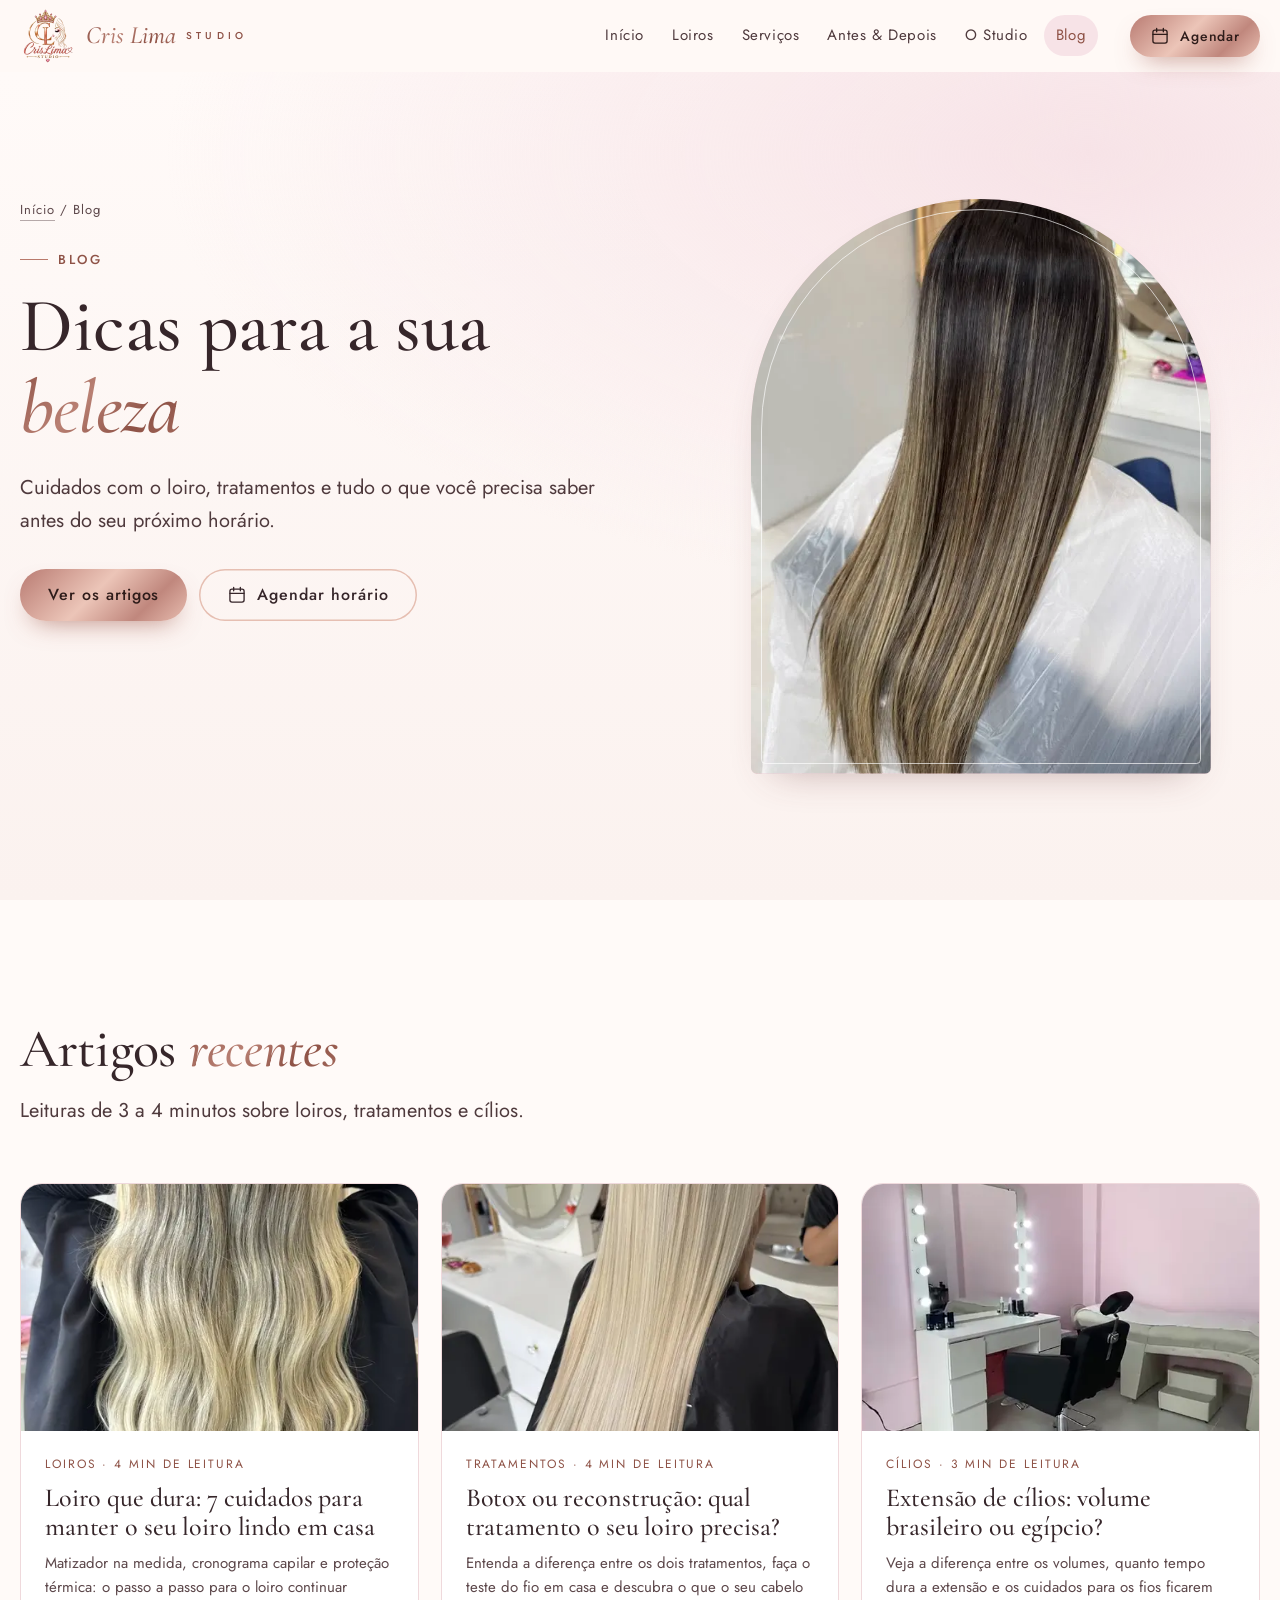
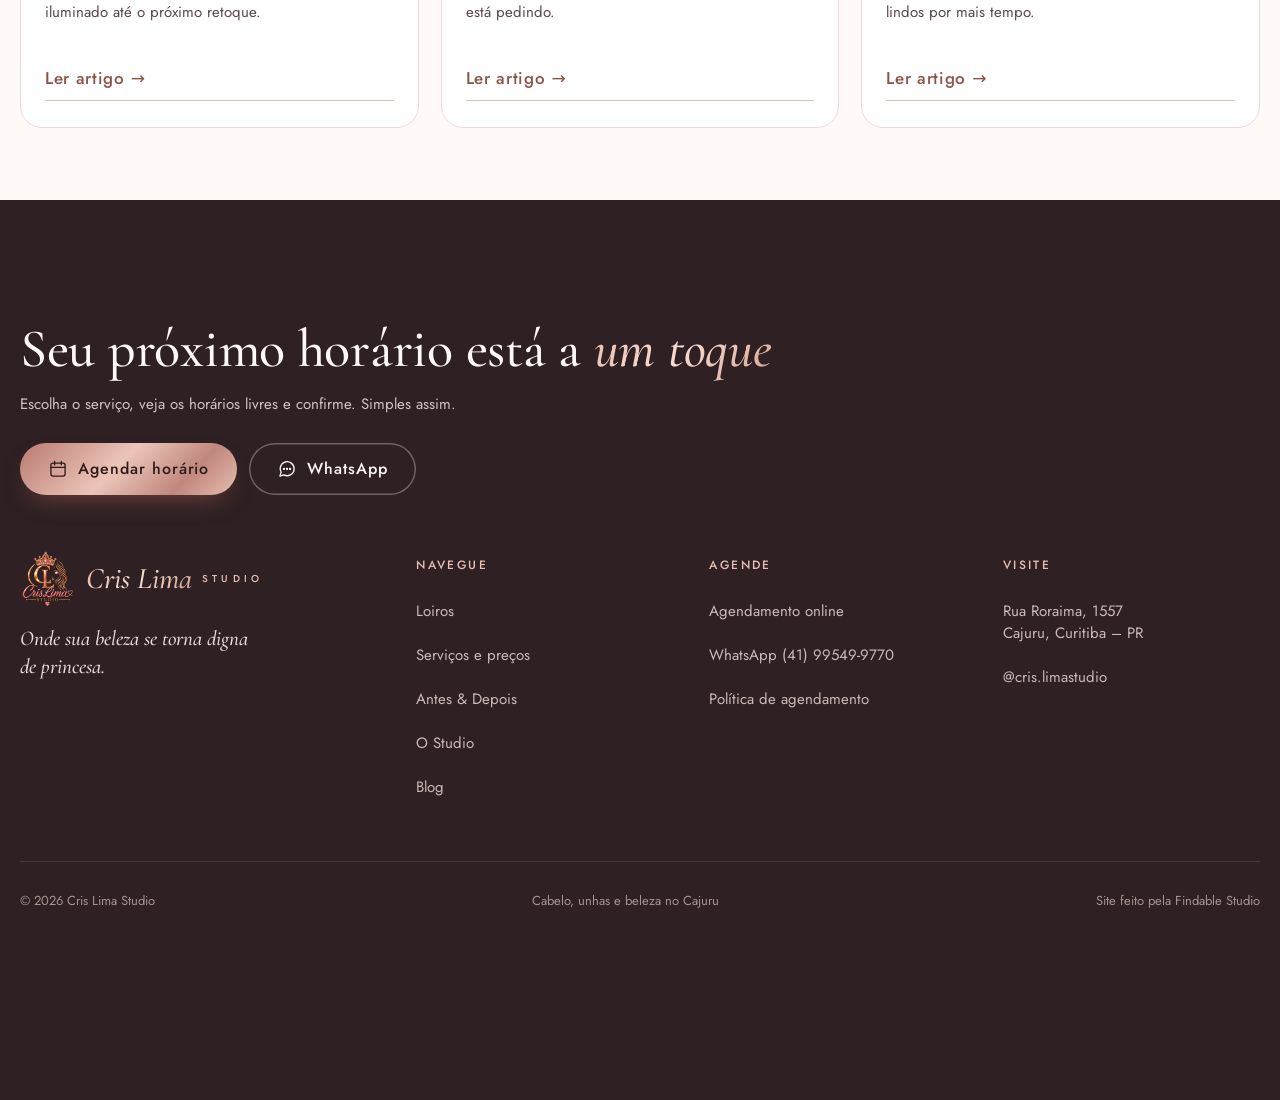
<file: blog.html>
<!DOCTYPE html>
<html lang="pt-BR">
<head>
<meta charset="utf-8">
<meta name="viewport" content="width=device-width, initial-scale=1, viewport-fit=cover">
<meta name="color-scheme" content="light">
<meta name="theme-color" content="#fffaf8">
<title>Blog – Dicas de beleza | Cris Lima Studio</title>
<meta name="description" content="Dicas de cuidados com loiros, tratamentos capilares, cílios e muito mais, do Cris Lima Studio.">
<link rel="canonical" href="https://crislimastudio.com.br/blog.html">
<meta property="og:type" content="website">
<meta property="og:locale" content="pt_BR">
<meta property="og:site_name" content="Cris Lima Studio">
<meta property="og:title" content="Blog – Dicas de beleza | Cris Lima Studio">
<meta property="og:description" content="Dicas de cuidados com loiros, tratamentos capilares, cílios e muito mais, do Cris Lima Studio.">
<meta property="og:url" content="https://crislimastudio.com.br/blog.html">
<meta property="og:image" content="https://crislimastudio.com.br/img/compartilhar.jpg">
<meta property="og:image:width" content="1200">
<meta property="og:image:height" content="630">
<meta name="twitter:image" content="https://crislimastudio.com.br/img/compartilhar.jpg">
<meta name="twitter:card" content="summary_large_image">
<link rel="icon" href="img/logo-sm.webp" type="image/webp">
<link rel="preconnect" href="https://fonts.googleapis.com">
<link rel="preconnect" href="https://fonts.gstatic.com" crossorigin>
<link rel="stylesheet" href="https://fonts.googleapis.com/css2?family=Cormorant+Garamond:ital,wght@0,400;0,500;0,600;1,400;1,500&family=Jost:wght@400;500&display=swap">
<link rel="stylesheet" href="css/style.css">
<link rel="stylesheet" href="assets/motion/motion.css">
<script>document.documentElement.classList.add('js')</script>
<script>document.documentElement.classList.add('m-enter');setTimeout(()=>document.documentElement.classList.add('m-enter-done'),700)</script>
</head>
<body class="telas">
<header class="top nav">
  <a class="sr" href="#conteudo">Pular para o conteúdo</a>
  <div class="wrap">
    <a class="brand" href="index.html" aria-label="Cris Lima Studio, página inicial">
      <img src="img/logo-sm.webp" alt="" width="56" height="56">
      <span><b>Cris Lima</b><small>STUDIO</small></span>
    </a>
    <nav class="menu" id="menu" aria-label="Menu principal">
      <a href="index.html">Início</a>
      <a href="loiros.html">Loiros</a>
      <a href="servicos.html">Serviços</a>
      <a href="galeria.html">Antes & Depois</a>
      <a href="studio.html">O Studio</a>
      <a href="blog.html" aria-current="page">Blog</a>
      <a class="btn btn-gold" href="agendar.html#agenda"><svg viewBox="0 0 24 24" fill="none" stroke="currentColor" stroke-width="1.6" stroke-linecap="round" stroke-linejoin="round" aria-hidden="true"><rect x="3.5" y="5" width="17" height="15.5" rx="2.5"/><path d="M3.5 10h17M8 3v4M16 3v4"/></svg> Agendar horário</a>
    </nav>
    <a class="btn btn-gold btn-sm btn-agendar" href="agendar.html#agenda"><svg viewBox="0 0 24 24" fill="none" stroke="currentColor" stroke-width="1.6" stroke-linecap="round" stroke-linejoin="round" aria-hidden="true"><rect x="3.5" y="5" width="17" height="15.5" rx="2.5"/><path d="M3.5 10h17M8 3v4M16 3v4"/></svg> Agendar</a>
    <button class="burger" type="button" aria-label="Abrir menu" aria-expanded="false" aria-controls="menu"><i></i></button>
  </div>
</header>
<main id="conteudo">
<!-- tasteskill: place · uma seção por tela (1440x900): abertura 1 · artigos 1 · fechamento (rodapé) 1 -->
<section class="hero" data-enter>
  <div class="wrap">
    <div>
      <p class="crumbs"><a href="index.html">Início</a> / Blog</p>
      <span class="eyebrow">Blog</span>
      <h1>Dicas para a sua <em>beleza</em></h1>
      
      <p class="lead">Cuidados com o loiro, tratamentos e tudo o que você precisa saber antes do seu próximo horário.</p>
      
      <div class="btns"><a class="btn btn-gold" href="#artigos">Ver os artigos</a>
        <a class="btn btn-line" href="agendar.html#agenda"><svg viewBox="0 0 24 24" fill="none" stroke="currentColor" stroke-width="1.6" stroke-linecap="round" stroke-linejoin="round" aria-hidden="true"><rect x="3.5" y="5" width="17" height="15.5" rx="2.5"/><path d="M3.5 10h17M8 3v4M16 3v4"/></svg> Agendar horário</a></div>
    </div>
    <div class="hero-art">
      <div class="arch"><img data-enter-media src="img/trabalho-05.webp" alt="Morena iluminada, cabelo liso, de costas" width="645" height="860" fetchpriority="high"></div>
    </div>
  </div>
</section>

<section class="sec tela" id="artigos">
  <div class="wrap col">
    <div class="sec-head row">
      <div>
        <h2>Artigos <em>recentes</em></h2>
        <p class="lead">Leituras de 3 a 4 minutos sobre loiros, tratamentos e cílios.</p>
      </div>
    </div>
    <div class="posts fill">
      <a class="post-card" href="blog/cuidados-com-loiro.html" data-reveal>
        <div class="thumb"><img src="img/loiros-blonde-hair.webp" alt="Cabelo loiro ondulado com raiz esfumada" width="480" height="640" decoding="async"></div>
        <div class="body"><span class="cat">Loiros · 4 min de leitura</span><h3>Loiro que dura: 7 cuidados para manter o seu loiro lindo em casa</h3><p>Matizador na medida, cronograma capilar e proteção térmica: o passo a passo para o loiro continuar iluminado até o próximo retoque.</p><span class="link">Ler artigo</span></div>
      </a>
      <a class="post-card" href="blog/botox-ou-reconstrucao.html" data-reveal>
        <div class="thumb"><img src="img/loiros-blonde-premium.webp" alt="Cabelo loiro platinado liso" width="480" height="640" decoding="async"></div>
        <div class="body"><span class="cat">Tratamentos · 4 min de leitura</span><h3>Botox ou reconstrução: qual tratamento o seu loiro precisa?</h3><p>Entenda a diferença entre os dois tratamentos, faça o teste do fio em casa e descubra o que o seu cabelo está pedindo.</p><span class="link">Ler artigo</span></div>
      </a>
      <a class="post-card" href="blog/extensao-de-cilios.html" data-reveal>
        <div class="thumb"><img src="img/studio-beleza.webp" alt="Sala de beleza do studio, com maca e espelho de maquiagem" width="480" height="640" decoding="async"></div>
        <div class="body"><span class="cat">Cílios · 3 min de leitura</span><h3>Extensão de cílios: volume brasileiro ou egípcio?</h3><p>Veja a diferença entre os volumes, quanto tempo dura a extensão e os cuidados para os fios ficarem lindos por mais tempo.</p><span class="link">Ler artigo</span></div>
      </a>
    </div>
  </div>
</section>
</main>
<footer class="foot closing">
  <div class="wrap">
    <div class="close">
      <h2>Seu próximo horário está a <em>um toque</em></h2>
      <p>Escolha o serviço, veja os horários livres e confirme. Simples assim.</p>
      <div class="btns">
        <a class="btn btn-gold" href="agendar.html#agenda"><svg viewBox="0 0 24 24" fill="none" stroke="currentColor" stroke-width="1.6" stroke-linecap="round" stroke-linejoin="round" aria-hidden="true"><rect x="3.5" y="5" width="17" height="15.5" rx="2.5"/><path d="M3.5 10h17M8 3v4M16 3v4"/></svg> Agendar horário</a>
        <a class="btn btn-line" href="https://wa.me/5541995499770?text=Ol%C3%A1!%20Quero%20agendar%20um%20hor%C3%A1rio%20no%20Cris%20Lima%20Studio." target="_blank" rel="noopener"><svg viewBox="0 0 24 24" fill="none" stroke="currentColor" stroke-width="1.6" stroke-linecap="round" stroke-linejoin="round" aria-hidden="true"><path d="M20.5 11.6a8.4 8.4 0 0 1-12.3 7.5L3.5 20.5l1.4-4.5A8.4 8.4 0 1 1 20.5 11.6z"/><circle cx="8.3" cy="11.8" r=".6" fill="currentColor"/><circle cx="12" cy="11.8" r=".6" fill="currentColor"/><circle cx="15.7" cy="11.8" r=".6" fill="currentColor"/></svg> WhatsApp</a>
      </div>
    </div>
    <div class="foot-grid">
      <div>
      <a class="brand" href="index.html"><img src="img/logo-escuro.webp" alt="" width="56" height="56" loading="lazy"><span><b>Cris Lima</b><small>STUDIO</small></span></a>
      <p class="tagline">Onde sua beleza se torna digna de princesa.</p>
    </div>
    <div>
      <h3>Navegue</h3>
      <ul>
        <li><a href="loiros.html">Loiros</a></li>
        <li><a href="servicos.html">Serviços e preços</a></li>
        <li><a href="galeria.html">Antes &amp; Depois</a></li>
        <li><a href="studio.html">O Studio</a></li>
        <li><a href="blog.html">Blog</a></li>
      </ul>
    </div>
    <div>
      <h3>Agende</h3>
      <ul>
        <li><a href="agendar.html#agenda">Agendamento online</a></li>
        <li><a href="https://wa.me/5541995499770?text=Ol%C3%A1!%20Quero%20agendar%20um%20hor%C3%A1rio%20no%20Cris%20Lima%20Studio." target="_blank" rel="noopener">WhatsApp (41) 99549-9770</a></li>
        <li><a href="agendar.html#politica">Política de agendamento</a></li>
      </ul>
    </div>
    <div>
      <h3>Visite</h3>
      <ul>
        <li><a href="https://www.google.com/maps/search/?api=1&query=Rua%20Roraima%2C%201557%2C%20Cajuru%2C%20Curitiba%20-%20PR" target="_blank" rel="noopener">Rua Roraima, 1557<br>Cajuru, Curitiba – PR</a></li>
        <li><a href="https://instagram.com/cris.limastudio" target="_blank" rel="noopener">@cris.limastudio</a></li>
      </ul>
    </div>
    <div class="legal"><span>© <span data-year>2026</span> Cris Lima Studio</span><span>Cabelo, unhas e beleza no Cajuru</span><span class="credito">Site feito pela Findable Studio</span></div>
    </div>
  </div>
</footer>
<div class="mbar">
  <a class="btn btn-gold" href="agendar.html#agenda"><svg viewBox="0 0 24 24" fill="none" stroke="currentColor" stroke-width="1.6" stroke-linecap="round" stroke-linejoin="round" aria-hidden="true"><rect x="3.5" y="5" width="17" height="15.5" rx="2.5"/><path d="M3.5 10h17M8 3v4M16 3v4"/></svg> Agendar horário</a>
  <a class="btn btn-wa" href="https://wa.me/5541995499770?text=Ol%C3%A1!%20Quero%20agendar%20um%20hor%C3%A1rio%20no%20Cris%20Lima%20Studio." target="_blank" rel="noopener" aria-label="Falar no WhatsApp"><svg viewBox="0 0 24 24" fill="none" stroke="currentColor" stroke-width="1.6" stroke-linecap="round" stroke-linejoin="round" aria-hidden="true"><path d="M20.5 11.6a8.4 8.4 0 0 1-12.3 7.5L3.5 20.5l1.4-4.5A8.4 8.4 0 1 1 20.5 11.6z"/><circle cx="8.3" cy="11.8" r=".6" fill="currentColor"/><circle cx="12" cy="11.8" r=".6" fill="currentColor"/><circle cx="15.7" cy="11.8" r=".6" fill="currentColor"/></svg></a>
</div>
<script src="js/dados.js"></script>
<script src="js/site.js"></script>
<script type="module" src="assets/motion/motion.js"></script>
</body>
</html>
</file>
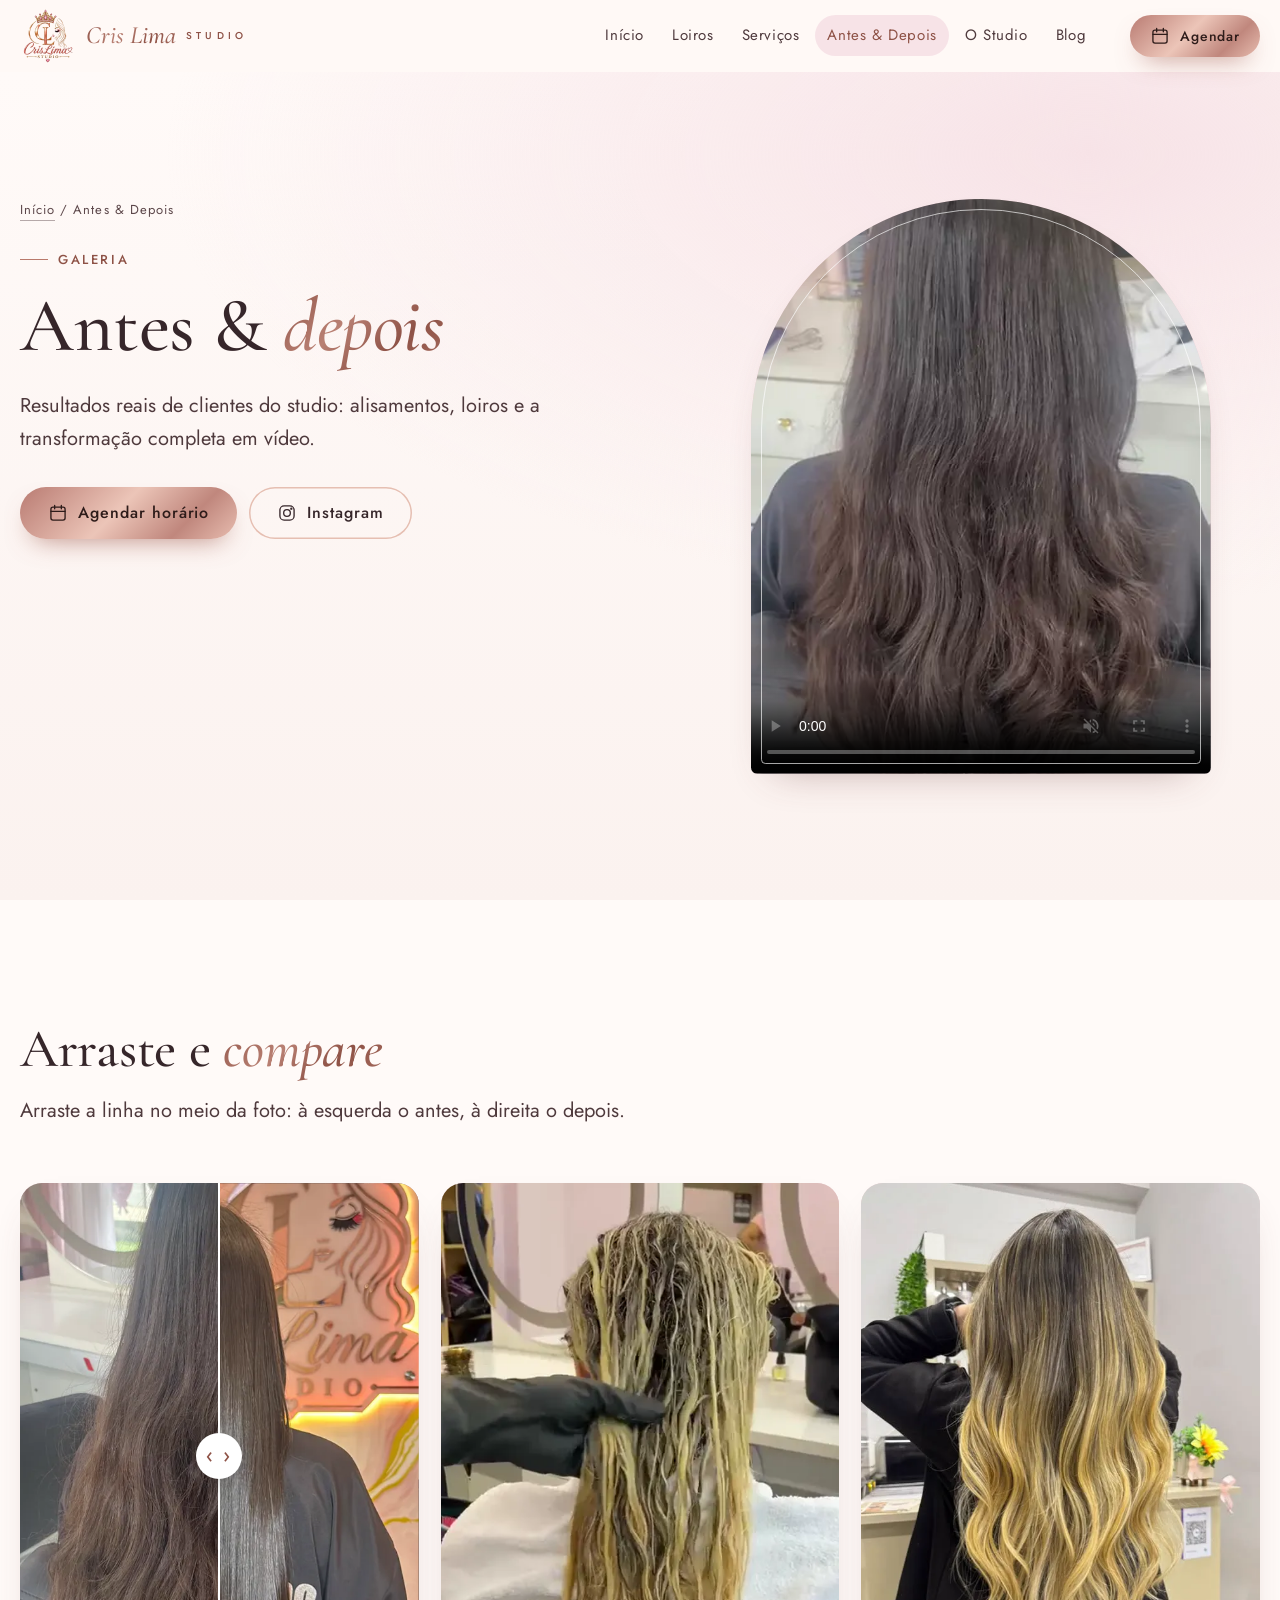
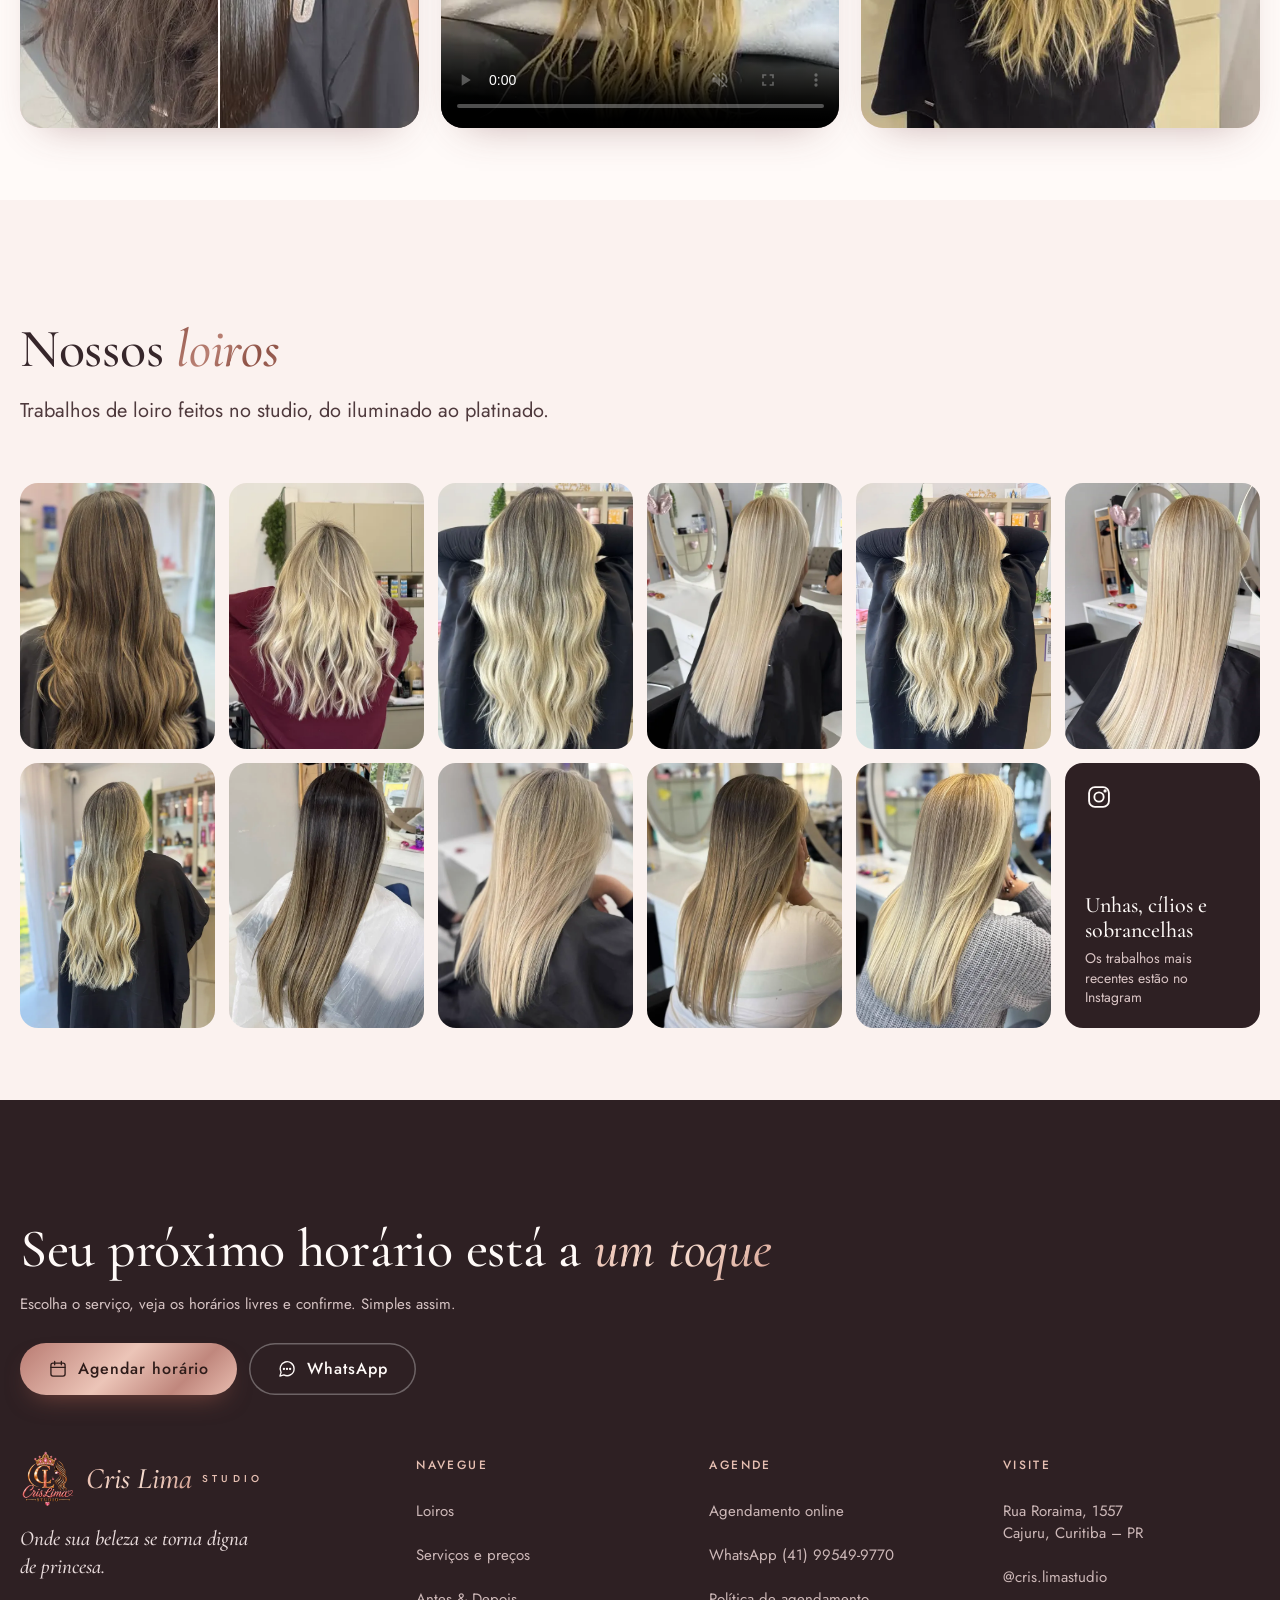
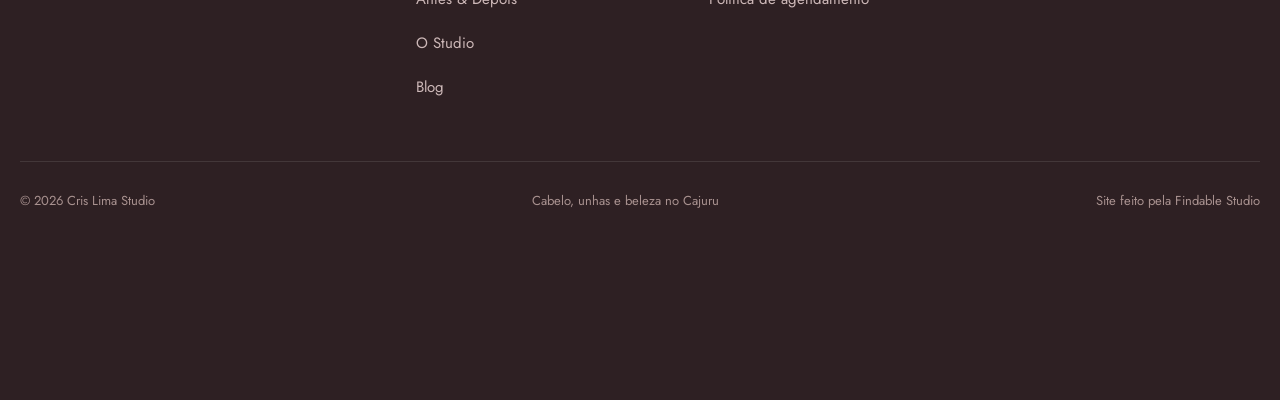
<file: galeria.html>
<!DOCTYPE html>
<html lang="pt-BR">
<head>
<meta charset="utf-8">
<meta name="viewport" content="width=device-width, initial-scale=1, viewport-fit=cover">
<meta name="color-scheme" content="light">
<meta name="theme-color" content="#fffaf8">
<title>Antes e depois – Cris Lima Studio</title>
<meta name="description" content="Veja antes e depois, vídeos e trabalhos de loiros e alisamento do Cris Lima Studio, no Cajuru, Curitiba.">
<link rel="canonical" href="https://crislimastudio.com.br/galeria.html">
<meta property="og:type" content="website">
<meta property="og:locale" content="pt_BR">
<meta property="og:site_name" content="Cris Lima Studio">
<meta property="og:title" content="Antes e depois – Cris Lima Studio">
<meta property="og:description" content="Veja antes e depois, vídeos e trabalhos de loiros e alisamento do Cris Lima Studio, no Cajuru, Curitiba.">
<meta property="og:url" content="https://crislimastudio.com.br/galeria.html">
<meta property="og:image" content="https://crislimastudio.com.br/img/compartilhar.jpg">
<meta property="og:image:width" content="1200">
<meta property="og:image:height" content="630">
<meta name="twitter:image" content="https://crislimastudio.com.br/img/compartilhar.jpg">
<meta name="twitter:card" content="summary_large_image">
<link rel="icon" href="img/logo-sm.webp" type="image/webp">
<link rel="preconnect" href="https://fonts.googleapis.com">
<link rel="preconnect" href="https://fonts.gstatic.com" crossorigin>
<link rel="stylesheet" href="https://fonts.googleapis.com/css2?family=Cormorant+Garamond:ital,wght@0,400;0,500;0,600;1,400;1,500&family=Jost:wght@400;500&display=swap">
<link rel="stylesheet" href="css/style.css">
<link rel="stylesheet" href="assets/motion/motion.css">
<script>document.documentElement.classList.add('js')</script>
<script>document.documentElement.classList.add('m-enter');setTimeout(()=>document.documentElement.classList.add('m-enter-done'),700)</script>
</head>
<body class="telas">
<header class="top nav">
  <a class="sr" href="#conteudo">Pular para o conteúdo</a>
  <div class="wrap">
    <a class="brand" href="index.html" aria-label="Cris Lima Studio, página inicial">
      <img src="img/logo-sm.webp" alt="" width="56" height="56">
      <span><b>Cris Lima</b><small>STUDIO</small></span>
    </a>
    <nav class="menu" id="menu" aria-label="Menu principal">
      <a href="index.html">Início</a>
      <a href="loiros.html">Loiros</a>
      <a href="servicos.html">Serviços</a>
      <a href="galeria.html" aria-current="page">Antes & Depois</a>
      <a href="studio.html">O Studio</a>
      <a href="blog.html">Blog</a>
      <a class="btn btn-gold" href="agendar.html#agenda"><svg viewBox="0 0 24 24" fill="none" stroke="currentColor" stroke-width="1.6" stroke-linecap="round" stroke-linejoin="round" aria-hidden="true"><rect x="3.5" y="5" width="17" height="15.5" rx="2.5"/><path d="M3.5 10h17M8 3v4M16 3v4"/></svg> Agendar horário</a>
    </nav>
    <a class="btn btn-gold btn-sm btn-agendar" href="agendar.html#agenda"><svg viewBox="0 0 24 24" fill="none" stroke="currentColor" stroke-width="1.6" stroke-linecap="round" stroke-linejoin="round" aria-hidden="true"><rect x="3.5" y="5" width="17" height="15.5" rx="2.5"/><path d="M3.5 10h17M8 3v4M16 3v4"/></svg> Agendar</a>
    <button class="burger" type="button" aria-label="Abrir menu" aria-expanded="false" aria-controls="menu"><i></i></button>
  </div>
</header>
<main id="conteudo">
<!-- tasteskill: place · uma seção por tela (1440x900): abertura 1 · antes e depois 1 · trabalhos 1 · fechamento (rodapé) 1 -->
<section class="hero" data-enter>
  <div class="wrap">
    <div>
      <p class="crumbs"><a href="index.html">Início</a> / Antes &amp; Depois</p>
      <span class="eyebrow">Galeria</span>
      <h1>Antes &amp; <em>depois</em></h1>
      
      <p class="lead">Resultados reais de clientes do studio: alisamentos, loiros e a transformação completa em vídeo.</p>
      
      <div class="btns"><a class="btn btn-gold" href="agendar.html#agenda"><svg viewBox="0 0 24 24" fill="none" stroke="currentColor" stroke-width="1.6" stroke-linecap="round" stroke-linejoin="round" aria-hidden="true"><rect x="3.5" y="5" width="17" height="15.5" rx="2.5"/><path d="M3.5 10h17M8 3v4M16 3v4"/></svg> Agendar horário</a>
        <a class="btn btn-line" href="https://instagram.com/cris.limastudio" target="_blank" rel="noopener"><svg viewBox="0 0 24 24" fill="none" stroke="currentColor" stroke-width="1.6" stroke-linecap="round" stroke-linejoin="round" aria-hidden="true"><rect x="3.5" y="3.5" width="17" height="17" rx="5"/><circle cx="12" cy="12" r="4"/><circle cx="17.2" cy="6.8" r=".6" fill="currentColor"/></svg> Instagram</a></div>
    </div>
    <div class="hero-art">
      <div class="arch"><video data-enter-media src="video/alisamento.mp4" poster="img/poster-alisamento.webp" muted loop playsinline preload="none" data-auto aria-label="Vídeo do antes e depois de um alisamento no studio"></video></div>
    </div>
  </div>
</section>

<section class="sec tela" id="antes-e-depois">
  <div class="wrap col">
    <div class="sec-head row">
      <div>
        <h2>Arraste e <em>compare</em></h2>
        <p class="lead">Arraste a linha no meio da foto: à esquerda o antes, à direita o depois.</p>
      </div>
    </div>
    <div class="ba-grid fill">
      <figure class="ba-item" data-reveal>
        <div class="ba">
          <div class="ba-layer"><img src="img/antes-alisamento.webp" alt="Antes: cabelo castanho de costas" width="640" height="800" loading="lazy" decoding="async"></div>
          <div class="ba-layer ba-after"><img src="img/depois-alisamento.webp" alt="Depois: cabelo castanho de costas" width="640" height="800" loading="lazy" decoding="async"></div>
          <div class="ba-line"></div>
          <input type="range" min="0" max="100" value="50" aria-label="Comparar antes e depois: Alisamento">
        </div>
      </figure>
      <figure class="ba-item" data-reveal>
        <div class="ba ba-video">
          <video src="video/loiro.mp4" poster="img/poster-loiro.webp" muted loop playsinline preload="none" data-auto aria-label="Vídeo da transformação de um loiro no studio"></video>
        </div>
      </figure>
      <figure class="ba-item"><div class="ba"><img src="img/trabalho-04.webp" alt="Mechas douradas em ondas, de costas" width="720" height="960" loading="lazy" decoding="async"></div></figure>
    </div>
  </div>
</section>

<section class="sec alt tela" id="trabalhos">
  <div class="wrap col">
    <div class="sec-head row">
      <div>
        <h2>Nossos <em>loiros</em></h2>
        <p class="lead">Trabalhos de loiro feitos no studio, do iluminado ao platinado.</p>
      </div>
    </div>
    <div class="gallery mural fill">
      <figure><img src="img/loiros-iluminacao.webp" alt="Cabelo castanho com iluminação em mechas douradas, de costas" width="480" height="640" loading="lazy" decoding="async"></figure>
      <figure><img src="img/loiros-truck.webp" alt="Cabelo loiro ondulado com raiz esfumada e contorno em topo, de costas" width="480" height="640" loading="lazy" decoding="async"></figure>
      <figure><img src="img/loiros-blonde-hair.webp" alt="Cabelo loiro com raiz esfumada, ondulado, de costas" width="480" height="640" loading="lazy" decoding="async"></figure>
      <figure><img src="img/loiros-blonde-premium.webp" alt="Cabelo loiro platinado liso, de costas" width="480" height="640" loading="lazy" decoding="async"></figure>
      <figure><img src="img/trabalho-01.webp" alt="Loiro ondulado com raiz esfumada, de costas" width="720" height="960" loading="lazy" decoding="async"></figure>
      <figure><img src="img/trabalho-02.webp" alt="Loiro platinado liso, de costas" width="720" height="960" loading="lazy" decoding="async"></figure>
      <figure><img src="img/trabalho-03.webp" alt="Loiro iluminado ondulado, de costas" width="720" height="960" loading="lazy" decoding="async"></figure>
      <figure><img src="img/trabalho-05.webp" alt="Morena iluminada, cabelo liso, de costas" width="720" height="960" loading="lazy" decoding="async"></figure>
      <figure><img src="img/trabalho-06.webp" alt="Loiro claro com franja lateral, de costas" width="720" height="960" loading="lazy" decoding="async"></figure>
      <figure><img src="img/trabalho-07.webp" alt="Loiro bege liso, de costas" width="720" height="960" loading="lazy" decoding="async"></figure>
      <figure><img src="img/trabalho-08.webp" alt="Loiro dourado liso, de costas" width="720" height="960" loading="lazy" decoding="async"></figure>
      <a class="ig" href="https://instagram.com/cris.limastudio" target="_blank" rel="noopener"><svg viewBox="0 0 24 24" fill="none" stroke="currentColor" stroke-width="1.6" stroke-linecap="round" stroke-linejoin="round" aria-hidden="true"><rect x="3.5" y="3.5" width="17" height="17" rx="5"/><circle cx="12" cy="12" r="4"/><circle cx="17.2" cy="6.8" r=".6" fill="currentColor"/></svg><b>Unhas, cílios e sobrancelhas</b><span>Os trabalhos mais recentes estão no Instagram</span></a>
    </div>
  </div>
</section>
</main>
<footer class="foot closing">
  <div class="wrap">
    <div class="close">
      <h2>Seu próximo horário está a <em>um toque</em></h2>
      <p>Escolha o serviço, veja os horários livres e confirme. Simples assim.</p>
      <div class="btns">
        <a class="btn btn-gold" href="agendar.html#agenda"><svg viewBox="0 0 24 24" fill="none" stroke="currentColor" stroke-width="1.6" stroke-linecap="round" stroke-linejoin="round" aria-hidden="true"><rect x="3.5" y="5" width="17" height="15.5" rx="2.5"/><path d="M3.5 10h17M8 3v4M16 3v4"/></svg> Agendar horário</a>
        <a class="btn btn-line" href="https://wa.me/5541995499770?text=Ol%C3%A1!%20Quero%20agendar%20um%20hor%C3%A1rio%20no%20Cris%20Lima%20Studio." target="_blank" rel="noopener"><svg viewBox="0 0 24 24" fill="none" stroke="currentColor" stroke-width="1.6" stroke-linecap="round" stroke-linejoin="round" aria-hidden="true"><path d="M20.5 11.6a8.4 8.4 0 0 1-12.3 7.5L3.5 20.5l1.4-4.5A8.4 8.4 0 1 1 20.5 11.6z"/><circle cx="8.3" cy="11.8" r=".6" fill="currentColor"/><circle cx="12" cy="11.8" r=".6" fill="currentColor"/><circle cx="15.7" cy="11.8" r=".6" fill="currentColor"/></svg> WhatsApp</a>
      </div>
    </div>
    <div class="foot-grid">
      <div>
      <a class="brand" href="index.html"><img src="img/logo-escuro.webp" alt="" width="56" height="56" loading="lazy"><span><b>Cris Lima</b><small>STUDIO</small></span></a>
      <p class="tagline">Onde sua beleza se torna digna de princesa.</p>
    </div>
    <div>
      <h3>Navegue</h3>
      <ul>
        <li><a href="loiros.html">Loiros</a></li>
        <li><a href="servicos.html">Serviços e preços</a></li>
        <li><a href="galeria.html">Antes &amp; Depois</a></li>
        <li><a href="studio.html">O Studio</a></li>
        <li><a href="blog.html">Blog</a></li>
      </ul>
    </div>
    <div>
      <h3>Agende</h3>
      <ul>
        <li><a href="agendar.html#agenda">Agendamento online</a></li>
        <li><a href="https://wa.me/5541995499770?text=Ol%C3%A1!%20Quero%20agendar%20um%20hor%C3%A1rio%20no%20Cris%20Lima%20Studio." target="_blank" rel="noopener">WhatsApp (41) 99549-9770</a></li>
        <li><a href="agendar.html#politica">Política de agendamento</a></li>
      </ul>
    </div>
    <div>
      <h3>Visite</h3>
      <ul>
        <li><a href="https://www.google.com/maps/search/?api=1&query=Rua%20Roraima%2C%201557%2C%20Cajuru%2C%20Curitiba%20-%20PR" target="_blank" rel="noopener">Rua Roraima, 1557<br>Cajuru, Curitiba – PR</a></li>
        <li><a href="https://instagram.com/cris.limastudio" target="_blank" rel="noopener">@cris.limastudio</a></li>
      </ul>
    </div>
    <div class="legal"><span>© <span data-year>2026</span> Cris Lima Studio</span><span>Cabelo, unhas e beleza no Cajuru</span><span class="credito">Site feito pela Findable Studio</span></div>
    </div>
  </div>
</footer>
<div class="mbar">
  <a class="btn btn-gold" href="agendar.html#agenda"><svg viewBox="0 0 24 24" fill="none" stroke="currentColor" stroke-width="1.6" stroke-linecap="round" stroke-linejoin="round" aria-hidden="true"><rect x="3.5" y="5" width="17" height="15.5" rx="2.5"/><path d="M3.5 10h17M8 3v4M16 3v4"/></svg> Agendar horário</a>
  <a class="btn btn-wa" href="https://wa.me/5541995499770?text=Ol%C3%A1!%20Quero%20agendar%20um%20hor%C3%A1rio%20no%20Cris%20Lima%20Studio." target="_blank" rel="noopener" aria-label="Falar no WhatsApp"><svg viewBox="0 0 24 24" fill="none" stroke="currentColor" stroke-width="1.6" stroke-linecap="round" stroke-linejoin="round" aria-hidden="true"><path d="M20.5 11.6a8.4 8.4 0 0 1-12.3 7.5L3.5 20.5l1.4-4.5A8.4 8.4 0 1 1 20.5 11.6z"/><circle cx="8.3" cy="11.8" r=".6" fill="currentColor"/><circle cx="12" cy="11.8" r=".6" fill="currentColor"/><circle cx="15.7" cy="11.8" r=".6" fill="currentColor"/></svg></a>
</div>
<script src="js/dados.js"></script>
<script src="js/site.js"></script>
<script type="module" src="assets/motion/motion.js"></script>
</body>
</html>
</file>
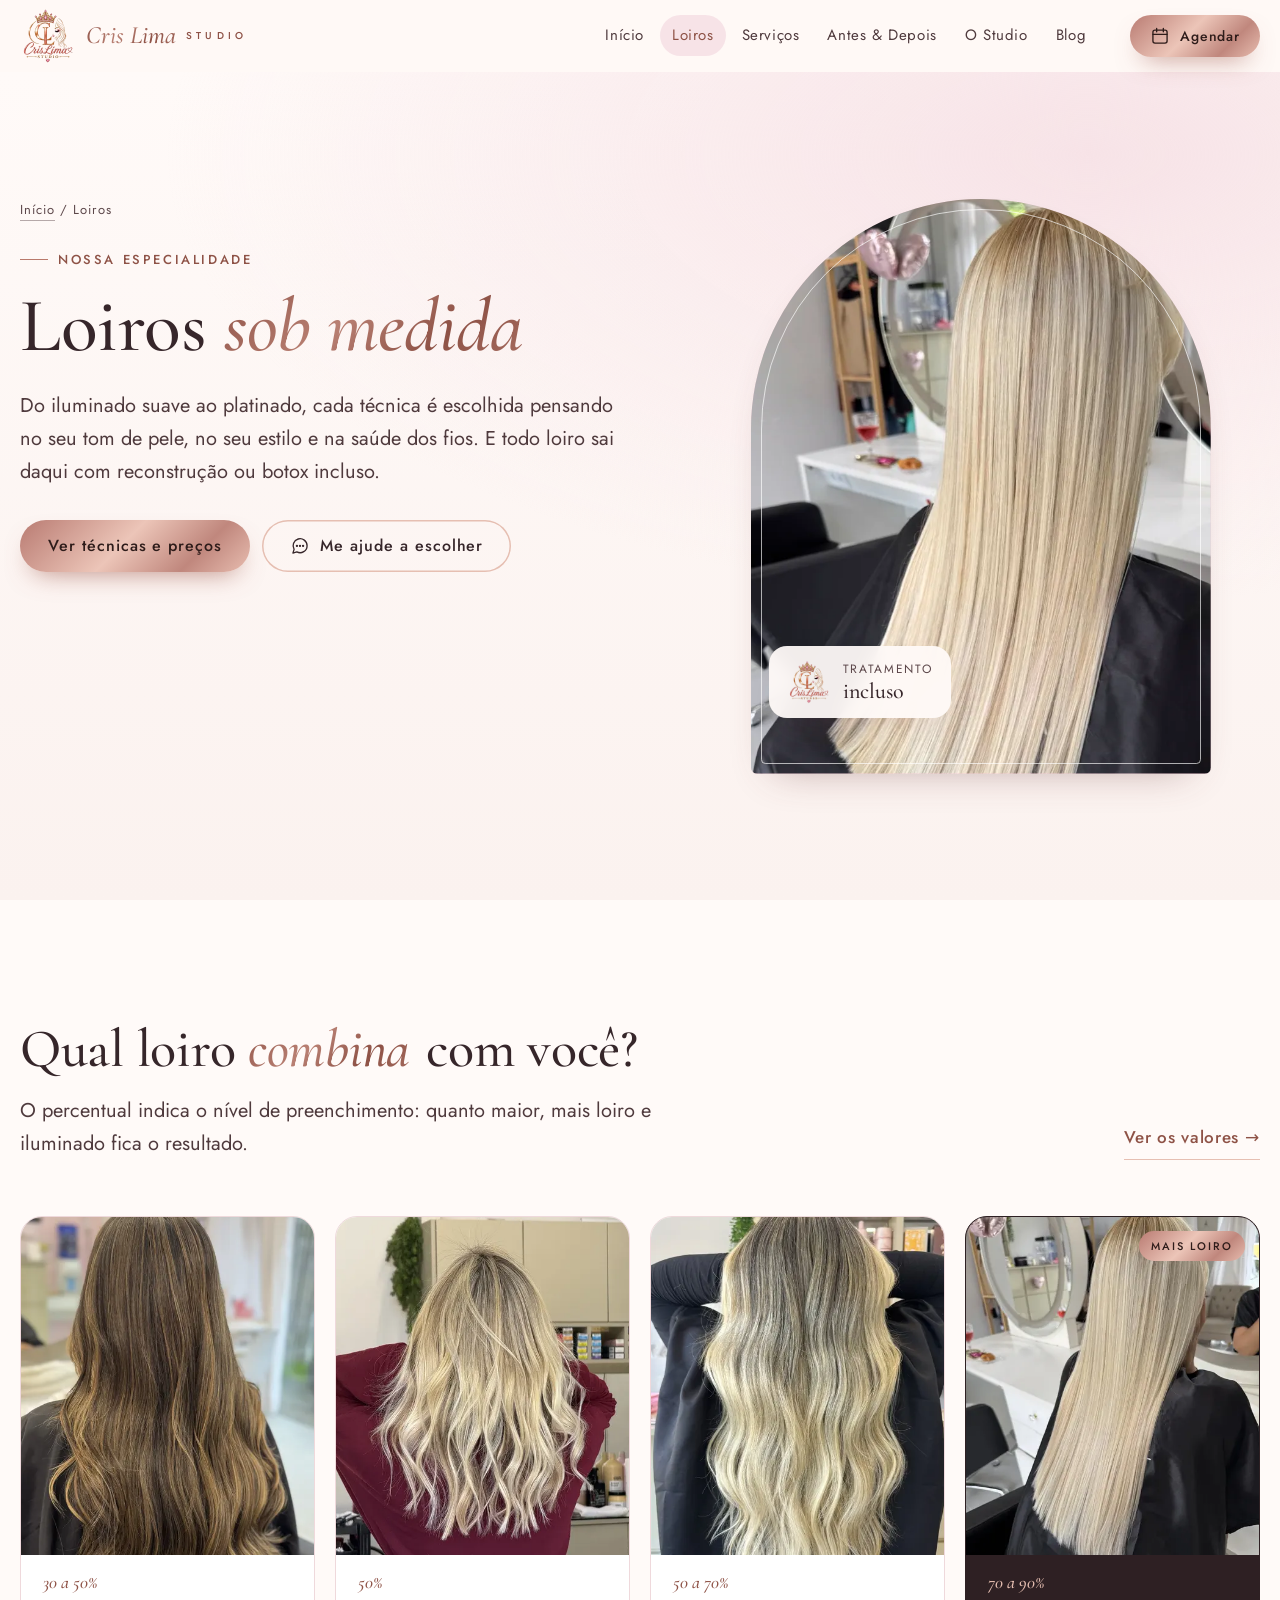
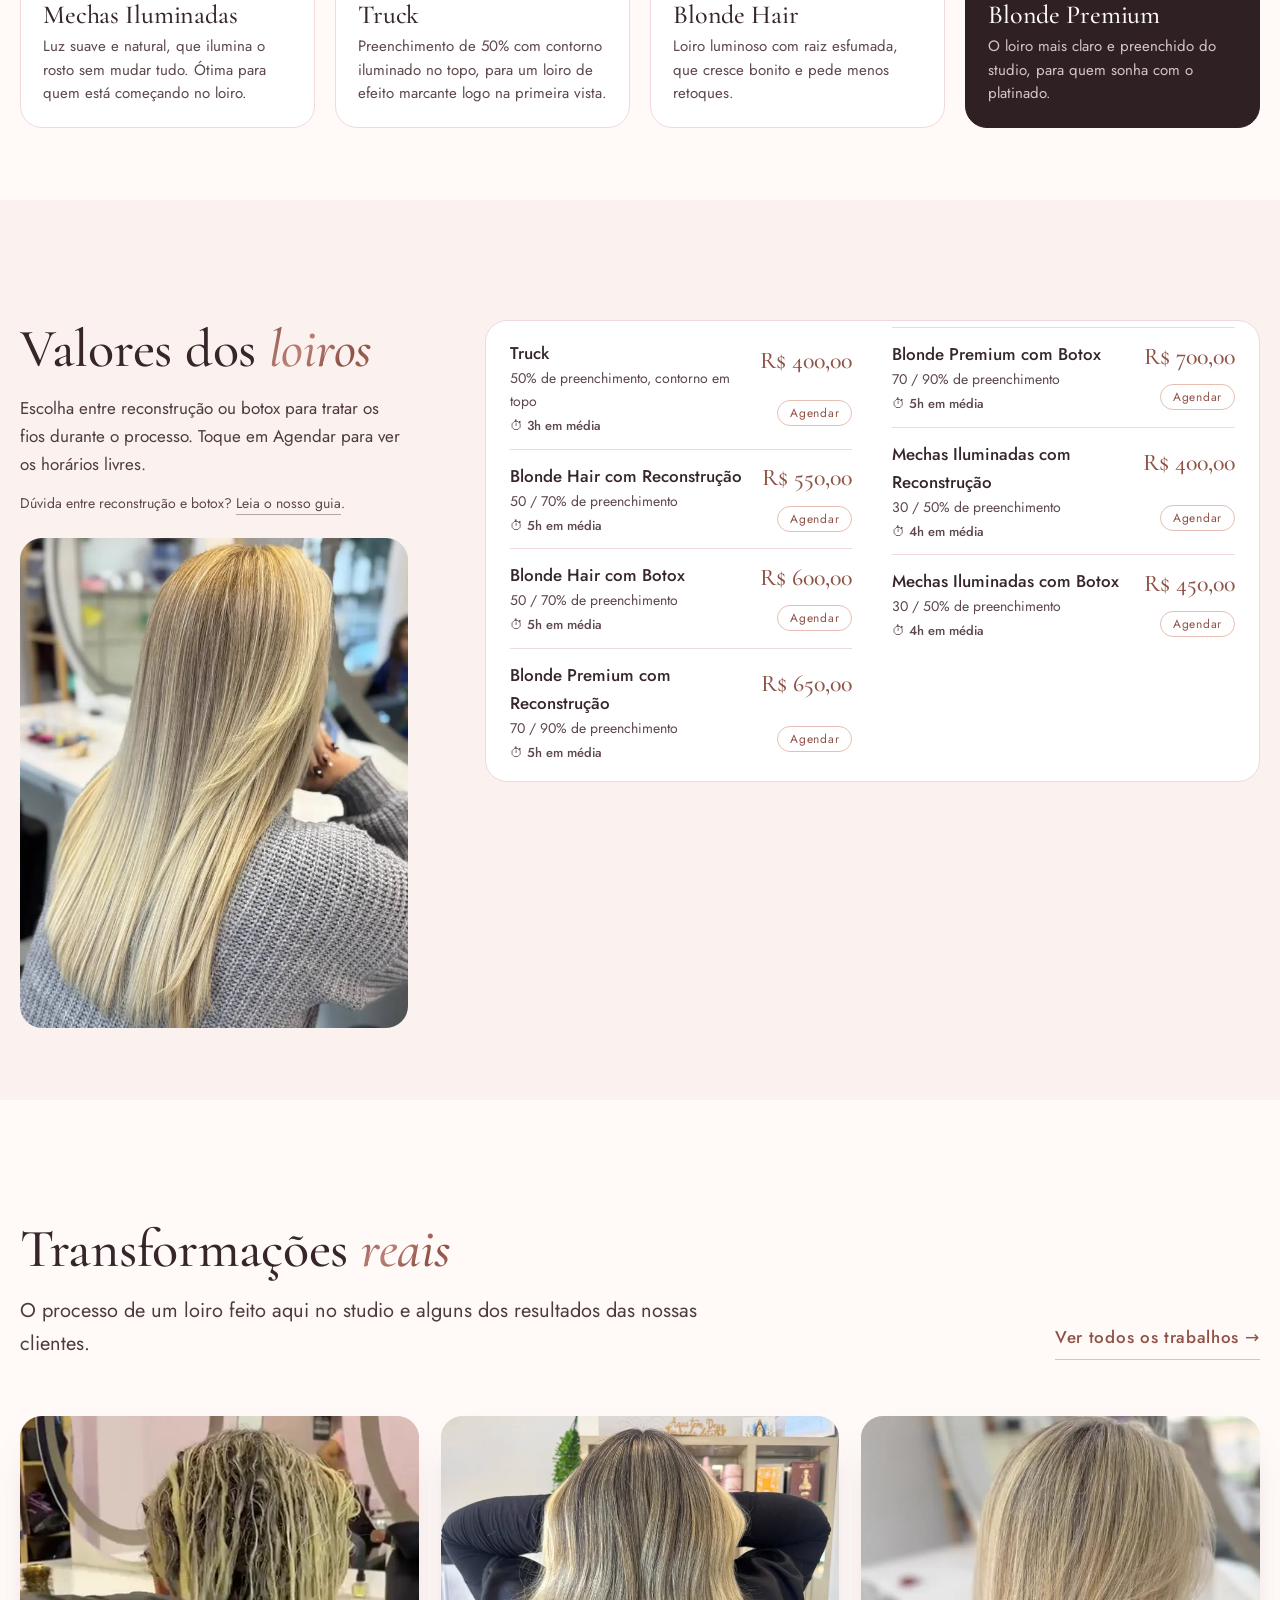
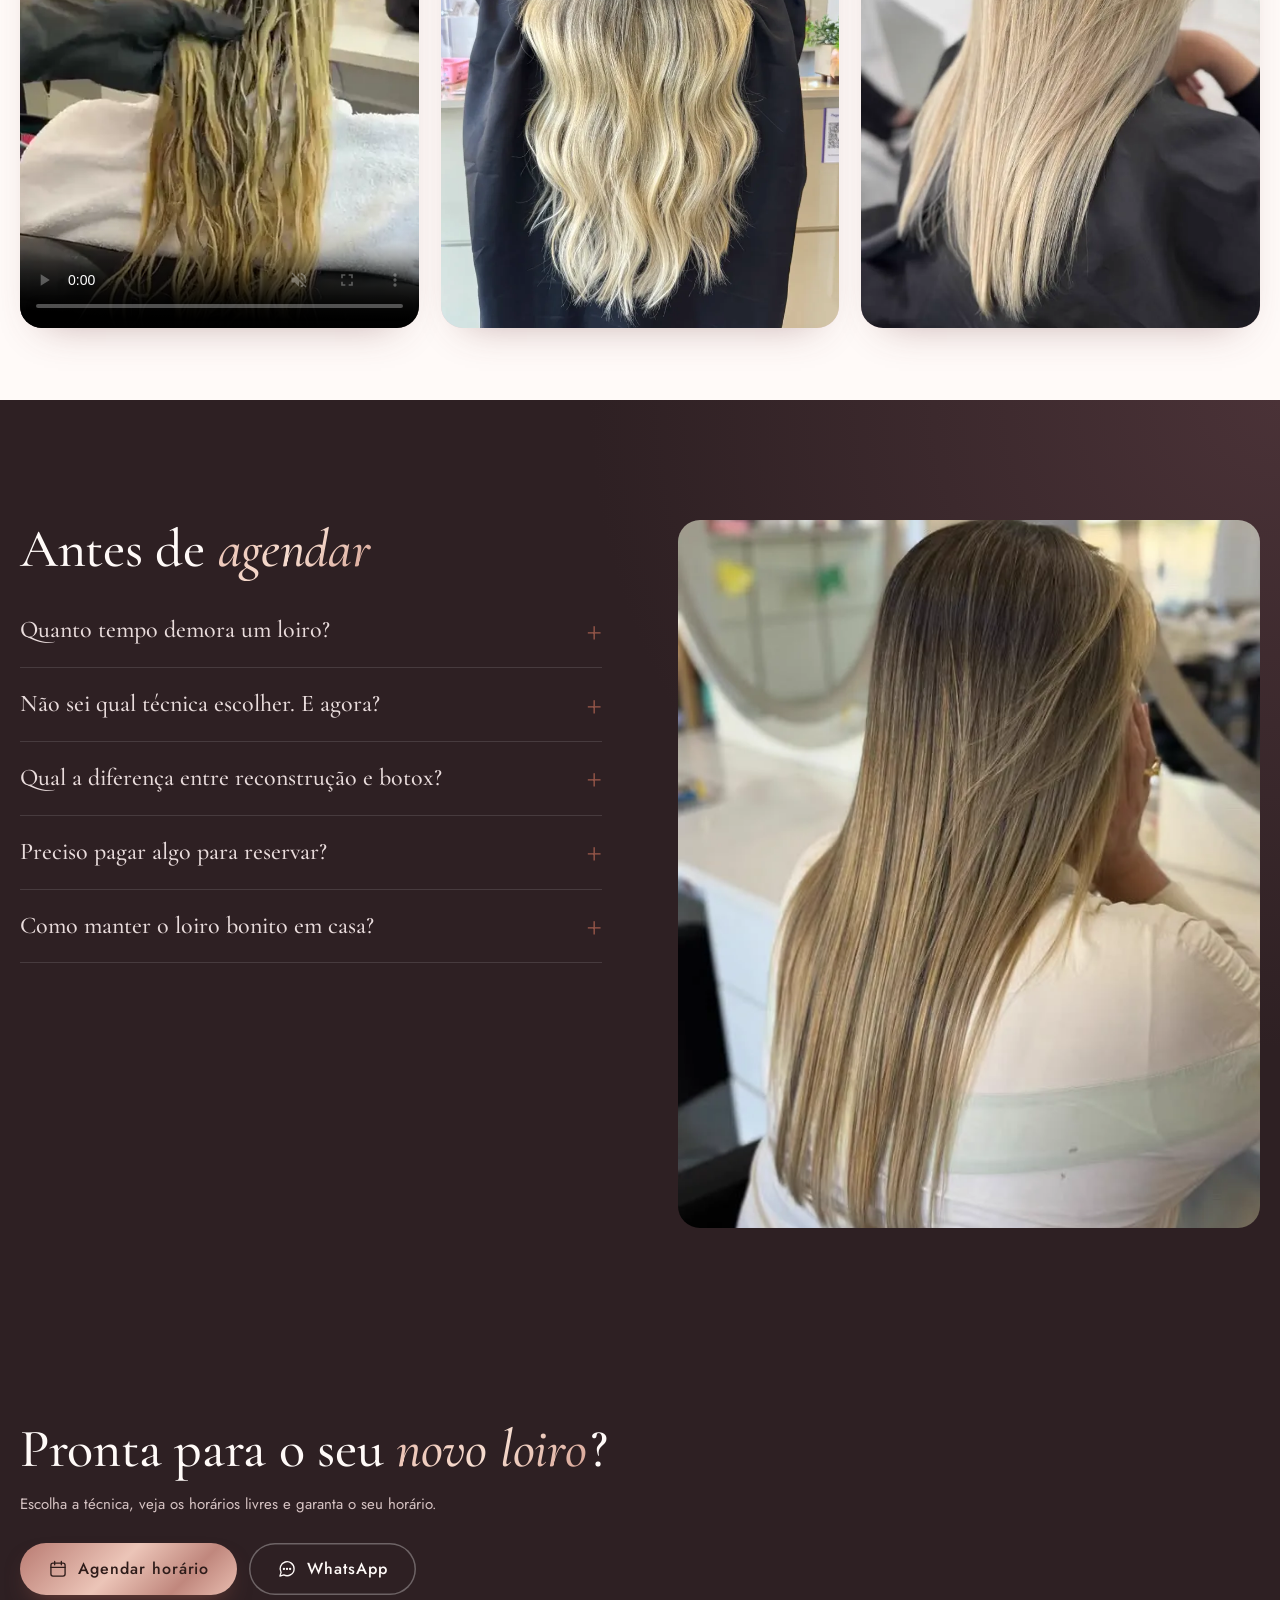
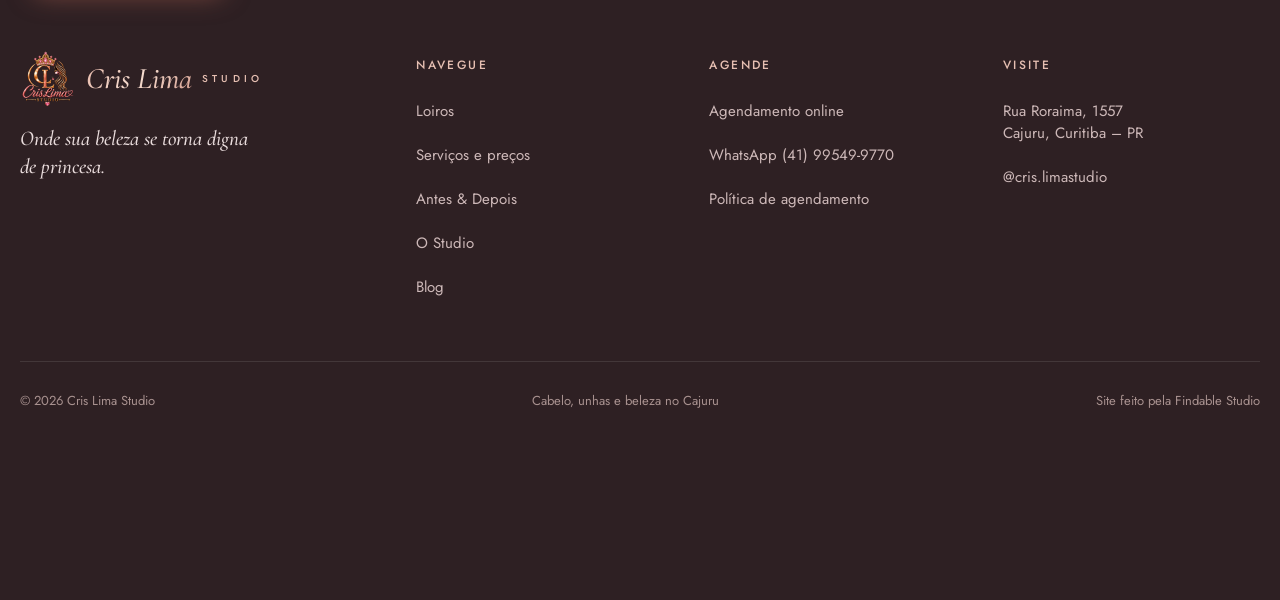
<file: loiros.html>
<!DOCTYPE html>
<html lang="pt-BR">
<head>
<meta charset="utf-8">
<meta name="viewport" content="width=device-width, initial-scale=1, viewport-fit=cover">
<meta name="color-scheme" content="light">
<meta name="theme-color" content="#fffaf8">
<title>Especialista em loiros no Cajuru, Curitiba – Cris Lima Studio</title>
<meta name="description" content="Truck, Blonde Hair, Blonde Premium e Mechas Iluminadas com reconstrução ou botox inclusos. Especialista em loiros no Cajuru, Curitiba. Veja preços e agende online.">
<link rel="canonical" href="https://crislimastudio.com.br/loiros.html">
<meta property="og:type" content="website">
<meta property="og:locale" content="pt_BR">
<meta property="og:site_name" content="Cris Lima Studio">
<meta property="og:title" content="Especialista em loiros no Cajuru, Curitiba – Cris Lima Studio">
<meta property="og:description" content="Truck, Blonde Hair, Blonde Premium e Mechas Iluminadas com reconstrução ou botox inclusos. Especialista em loiros no Cajuru, Curitiba. Veja preços e agende online.">
<meta property="og:url" content="https://crislimastudio.com.br/loiros.html">
<meta property="og:image" content="https://crislimastudio.com.br/img/compartilhar.jpg">
<meta property="og:image:width" content="1200">
<meta property="og:image:height" content="630">
<meta name="twitter:image" content="https://crislimastudio.com.br/img/compartilhar.jpg">
<meta name="twitter:card" content="summary_large_image">
<link rel="icon" href="img/logo-sm.webp" type="image/webp">
<link rel="preconnect" href="https://fonts.googleapis.com">
<link rel="preconnect" href="https://fonts.gstatic.com" crossorigin>
<link rel="stylesheet" href="https://fonts.googleapis.com/css2?family=Cormorant+Garamond:ital,wght@0,400;0,500;0,600;1,400;1,500&family=Jost:wght@400;500&display=swap">
<link rel="stylesheet" href="css/style.css">
<link rel="stylesheet" href="assets/motion/motion.css">
<script>document.documentElement.classList.add('js')</script>
<script>document.documentElement.classList.add('m-enter');setTimeout(()=>document.documentElement.classList.add('m-enter-done'),700)</script>
</head>
<body class="telas">
<header class="top nav">
  <a class="sr" href="#conteudo">Pular para o conteúdo</a>
  <div class="wrap">
    <a class="brand" href="index.html" aria-label="Cris Lima Studio, página inicial">
      <img src="img/logo-sm.webp" alt="" width="56" height="56">
      <span><b>Cris Lima</b><small>STUDIO</small></span>
    </a>
    <nav class="menu" id="menu" aria-label="Menu principal">
      <a href="index.html">Início</a>
      <a href="loiros.html" aria-current="page">Loiros</a>
      <a href="servicos.html">Serviços</a>
      <a href="galeria.html">Antes & Depois</a>
      <a href="studio.html">O Studio</a>
      <a href="blog.html">Blog</a>
      <a class="btn btn-gold" href="agendar.html#agenda"><svg viewBox="0 0 24 24" fill="none" stroke="currentColor" stroke-width="1.6" stroke-linecap="round" stroke-linejoin="round" aria-hidden="true"><rect x="3.5" y="5" width="17" height="15.5" rx="2.5"/><path d="M3.5 10h17M8 3v4M16 3v4"/></svg> Agendar horário</a>
    </nav>
    <a class="btn btn-gold btn-sm btn-agendar" href="agendar.html#agenda"><svg viewBox="0 0 24 24" fill="none" stroke="currentColor" stroke-width="1.6" stroke-linecap="round" stroke-linejoin="round" aria-hidden="true"><rect x="3.5" y="5" width="17" height="15.5" rx="2.5"/><path d="M3.5 10h17M8 3v4M16 3v4"/></svg> Agendar</a>
    <button class="burger" type="button" aria-label="Abrir menu" aria-expanded="false" aria-controls="menu"><i></i></button>
  </div>
</header>
<main id="conteudo">
<!-- tasteskill: place · uma seção por tela (1440x900): abertura 1 · técnicas 1 · valores 1 · transformações 1 · dúvidas 1 · fechamento (rodapé) 1 -->
<section class="hero" data-enter>
  <div class="wrap">
    <div>
      <p class="crumbs"><a href="index.html">Início</a> / Loiros</p>
      <span class="eyebrow">Nossa especialidade</span>
      <h1>Loiros <em>sob medida</em></h1>
      <p class="lead">Do iluminado suave ao platinado, cada técnica é escolhida pensando no seu tom de pele, no seu estilo e na saúde dos fios. E todo loiro sai daqui com reconstrução ou botox incluso.</p>
      <div class="btns">
        <a class="btn btn-gold" href="#precos">Ver técnicas e preços</a>
        <a class="btn btn-line" href="https://wa.me/5541995499770?text=Ol%C3%A1!%20Quero%20ajuda%20para%20escolher%20a%20t%C3%A9cnica%20de%20loiro%20ideal%20para%20mim.%20Vou%20mandar%20uma%20foto%20do%20meu%20cabelo." target="_blank" rel="noopener"><svg viewBox="0 0 24 24" fill="none" stroke="currentColor" stroke-width="1.6" stroke-linecap="round" stroke-linejoin="round" aria-hidden="true"><path d="M20.5 11.6a8.4 8.4 0 0 1-12.3 7.5L3.5 20.5l1.4-4.5A8.4 8.4 0 1 1 20.5 11.6z"/><circle cx="8.3" cy="11.8" r=".6" fill="currentColor"/><circle cx="12" cy="11.8" r=".6" fill="currentColor"/><circle cx="15.7" cy="11.8" r=".6" fill="currentColor"/></svg> Me ajude a escolher</a>
      </div>
    </div>
    <div class="hero-art">
      <div class="arch"><img data-enter-media src="img/trabalho-02.webp" alt="Loiro platinado liso, de costas" width="720" height="960" fetchpriority="high"></div>
      <div class="badge badge-1"><img src="img/logo-sm.webp" alt="" width="44" height="44"><div><small>Tratamento</small><b>incluso</b></div></div>
    </div>
  </div>
</section>

<section class="sec tela" id="tecnicas">
  <div class="wrap col">
    <div class="sec-head row">
      <div>
        <h2>Qual loiro <em>combina</em> com você?</h2>
        <p class="lead">O percentual indica o nível de preenchimento: quanto maior, mais loiro e iluminado fica o resultado.</p>
      </div>
      <a class="link" href="#precos">Ver os valores</a>
    </div>
    <div class="tec-grid fill">
      <article class="tec"><figure><img src="img/loiros-iluminacao.webp" alt="Cabelo castanho com iluminação em mechas douradas, de costas" width="480" height="640" loading="lazy" decoding="async"></figure><div><span class="num">30 a 50%</span><h3>Mechas Iluminadas</h3><p>Luz suave e natural, que ilumina o rosto sem mudar tudo. Ótima para quem está começando no loiro.</p></div></article>
      <article class="tec"><figure><img src="img/loiros-truck.webp" alt="Cabelo loiro ondulado com raiz esfumada e contorno em topo, de costas" width="480" height="640" loading="lazy" decoding="async"></figure><div><span class="num">50%</span><h3>Truck</h3><p>Preenchimento de 50% com contorno iluminado no topo, para um loiro de efeito marcante logo na primeira vista.</p></div></article>
      <article class="tec"><figure><img src="img/loiros-blonde-hair.webp" alt="Cabelo loiro com raiz esfumada, ondulado, de costas" width="480" height="640" loading="lazy" decoding="async"></figure><div><span class="num">50 a 70%</span><h3>Blonde Hair</h3><p>Loiro luminoso com raiz esfumada, que cresce bonito e pede menos retoques.</p></div></article>
      <article class="tec feat"><span class="tag">Mais loiro</span><figure><img src="img/loiros-blonde-premium.webp" alt="Cabelo loiro platinado liso, de costas" width="480" height="640" loading="lazy" decoding="async"></figure><div><span class="num">70 a 90%</span><h3>Blonde Premium</h3><p>O loiro mais claro e preenchido do studio, para quem sonha com o platinado.</p></div></article>
    </div>
  </div>
</section>

<section class="sec alt tela" id="precos">
  <div class="wrap split cat-tela">
    <div class="col-fill">
      <h2>Valores dos <em>loiros</em></h2>
      <p class="cat-desc">Escolha entre reconstrução ou botox para tratar os fios durante o processo. Toque em Agendar para ver os horários livres.</p>
      <p class="note">Dúvida entre reconstrução e botox? <a href="blog/botox-ou-reconstrucao.html">Leia o nosso guia</a>.</p>
      <figure class="foto-fill"><img src="img/trabalho-08.webp" alt="Loiro dourado liso, de costas" width="720" height="960" loading="lazy" decoding="async"></figure>
    </div>
    <div>
      <div class="plist duas" data-list="loiros"></div>
      <noscript><p class="note">Ative o JavaScript para ver os preços, ou fale com a gente no WhatsApp.</p></noscript>
    </div>
  </div>
</section>

<section class="sec tela" id="transformacoes">
  <div class="wrap col">
    <div class="sec-head row">
      <div>
        <h2>Transformações <em>reais</em></h2>
        <p class="lead">O processo de um loiro feito aqui no studio e alguns dos resultados das nossas clientes.</p>
      </div>
      <a class="link" href="galeria.html">Ver todos os trabalhos</a>
    </div>
    <div class="ba-grid fill">
      <figure class="ba-item" data-reveal>
        <div class="ba ba-video">
          <video src="video/loiro.mp4" poster="img/poster-loiro.webp" muted loop playsinline preload="none" data-auto aria-label="Vídeo da transformação de um loiro no studio"></video>
        </div>
      </figure>
      <figure class="ba-item"><div class="ba"><img src="img/trabalho-01.webp" alt="Loiro ondulado com raiz esfumada, de costas" width="720" height="960" loading="lazy" decoding="async"></div></figure>
      <figure class="ba-item"><div class="ba"><img src="img/trabalho-06.webp" alt="Loiro claro liso, de costas" width="645" height="860" loading="lazy" decoding="async"></div></figure>
    </div>
  </div>
</section>

<section class="sec dark tela" id="duvidas">
  <div class="wrap split">
    <div>
      <h2>Antes de <em>agendar</em></h2>
      <div class="faq">
        <details><summary>Quanto tempo demora um loiro?</summary><p>Depende da técnica e do comprimento do cabelo. Na agenda online você já vê o tempo médio de cada técnica, e o sistema só mostra horários em que o seu atendimento cabe inteiro.</p></details>
        <details><summary>Não sei qual técnica escolher. E agora?</summary><p>Mande uma foto do seu cabelo e da referência que você gosta no WhatsApp. A gente te orienta sobre a técnica e o preenchimento ideais para você.</p></details>
        <details><summary>Qual a diferença entre reconstrução e botox?</summary><p>A reconstrução repõe a massa do fio e é indicada para cabelos fragilizados. O botox alinha, reduz o frizz e devolve brilho. Explicamos tudo <a href="blog/botox-ou-reconstrucao.html" style="color:#f6dccf">neste artigo</a>.</p></details>
        <details><summary>Preciso pagar algo para reservar?</summary><p>Sim. Para garantir o horário, pedimos 30% do valor do procedimento, que vira bônus para você usar no salão. As condições são informadas antes do pagamento.</p></details>
        <details><summary>Como manter o loiro bonito em casa?</summary><p>Matizador na medida certa, cronograma capilar e protetor térmico fazem toda a diferença. Veja <a href="blog/cuidados-com-loiro.html" style="color:#f6dccf">os 7 cuidados que recomendamos</a>.</p></details>
      </div>
    </div>
    <figure class="tela-foto"><img src="img/trabalho-07.webp" alt="Loiro bege liso, de costas" width="645" height="860" loading="lazy" decoding="async"></figure>
  </div>
</section>
</main>
<footer class="foot closing">
  <div class="wrap">
    <div class="close">
      <h2>Pronta para o seu <em>novo loiro</em>?</h2>
      <p>Escolha a técnica, veja os horários livres e garanta o seu horário.</p>
      <div class="btns">
        <a class="btn btn-gold" href="agendar.html#agenda"><svg viewBox="0 0 24 24" fill="none" stroke="currentColor" stroke-width="1.6" stroke-linecap="round" stroke-linejoin="round" aria-hidden="true"><rect x="3.5" y="5" width="17" height="15.5" rx="2.5"/><path d="M3.5 10h17M8 3v4M16 3v4"/></svg> Agendar horário</a>
        <a class="btn btn-line" href="https://wa.me/5541995499770?text=Ol%C3%A1!%20Quero%20agendar%20um%20hor%C3%A1rio%20no%20Cris%20Lima%20Studio." target="_blank" rel="noopener"><svg viewBox="0 0 24 24" fill="none" stroke="currentColor" stroke-width="1.6" stroke-linecap="round" stroke-linejoin="round" aria-hidden="true"><path d="M20.5 11.6a8.4 8.4 0 0 1-12.3 7.5L3.5 20.5l1.4-4.5A8.4 8.4 0 1 1 20.5 11.6z"/><circle cx="8.3" cy="11.8" r=".6" fill="currentColor"/><circle cx="12" cy="11.8" r=".6" fill="currentColor"/><circle cx="15.7" cy="11.8" r=".6" fill="currentColor"/></svg> WhatsApp</a>
      </div>
    </div>
    <div class="foot-grid">
      <div>
      <a class="brand" href="index.html"><img src="img/logo-escuro.webp" alt="" width="56" height="56" loading="lazy"><span><b>Cris Lima</b><small>STUDIO</small></span></a>
      <p class="tagline">Onde sua beleza se torna digna de princesa.</p>
    </div>
    <div>
      <h3>Navegue</h3>
      <ul>
        <li><a href="loiros.html">Loiros</a></li>
        <li><a href="servicos.html">Serviços e preços</a></li>
        <li><a href="galeria.html">Antes &amp; Depois</a></li>
        <li><a href="studio.html">O Studio</a></li>
        <li><a href="blog.html">Blog</a></li>
      </ul>
    </div>
    <div>
      <h3>Agende</h3>
      <ul>
        <li><a href="agendar.html#agenda">Agendamento online</a></li>
        <li><a href="https://wa.me/5541995499770?text=Ol%C3%A1!%20Quero%20agendar%20um%20hor%C3%A1rio%20no%20Cris%20Lima%20Studio." target="_blank" rel="noopener">WhatsApp (41) 99549-9770</a></li>
        <li><a href="agendar.html#politica">Política de agendamento</a></li>
      </ul>
    </div>
    <div>
      <h3>Visite</h3>
      <ul>
        <li><a href="https://www.google.com/maps/search/?api=1&query=Rua%20Roraima%2C%201557%2C%20Cajuru%2C%20Curitiba%20-%20PR" target="_blank" rel="noopener">Rua Roraima, 1557<br>Cajuru, Curitiba – PR</a></li>
        <li><a href="https://instagram.com/cris.limastudio" target="_blank" rel="noopener">@cris.limastudio</a></li>
      </ul>
    </div>
    <div class="legal"><span>© <span data-year>2026</span> Cris Lima Studio</span><span>Cabelo, unhas e beleza no Cajuru</span><span class="credito">Site feito pela Findable Studio</span></div>
    </div>
  </div>
</footer>
<div class="mbar">
  <a class="btn btn-gold" href="agendar.html#agenda"><svg viewBox="0 0 24 24" fill="none" stroke="currentColor" stroke-width="1.6" stroke-linecap="round" stroke-linejoin="round" aria-hidden="true"><rect x="3.5" y="5" width="17" height="15.5" rx="2.5"/><path d="M3.5 10h17M8 3v4M16 3v4"/></svg> Agendar horário</a>
  <a class="btn btn-wa" href="https://wa.me/5541995499770?text=Ol%C3%A1!%20Quero%20agendar%20um%20hor%C3%A1rio%20no%20Cris%20Lima%20Studio." target="_blank" rel="noopener" aria-label="Falar no WhatsApp"><svg viewBox="0 0 24 24" fill="none" stroke="currentColor" stroke-width="1.6" stroke-linecap="round" stroke-linejoin="round" aria-hidden="true"><path d="M20.5 11.6a8.4 8.4 0 0 1-12.3 7.5L3.5 20.5l1.4-4.5A8.4 8.4 0 1 1 20.5 11.6z"/><circle cx="8.3" cy="11.8" r=".6" fill="currentColor"/><circle cx="12" cy="11.8" r=".6" fill="currentColor"/><circle cx="15.7" cy="11.8" r=".6" fill="currentColor"/></svg></a>
</div>
<script src="js/dados.js"></script>
<script src="js/site.js"></script>
<script type="module" src="assets/motion/motion.js"></script>
</body>
</html>
</file>
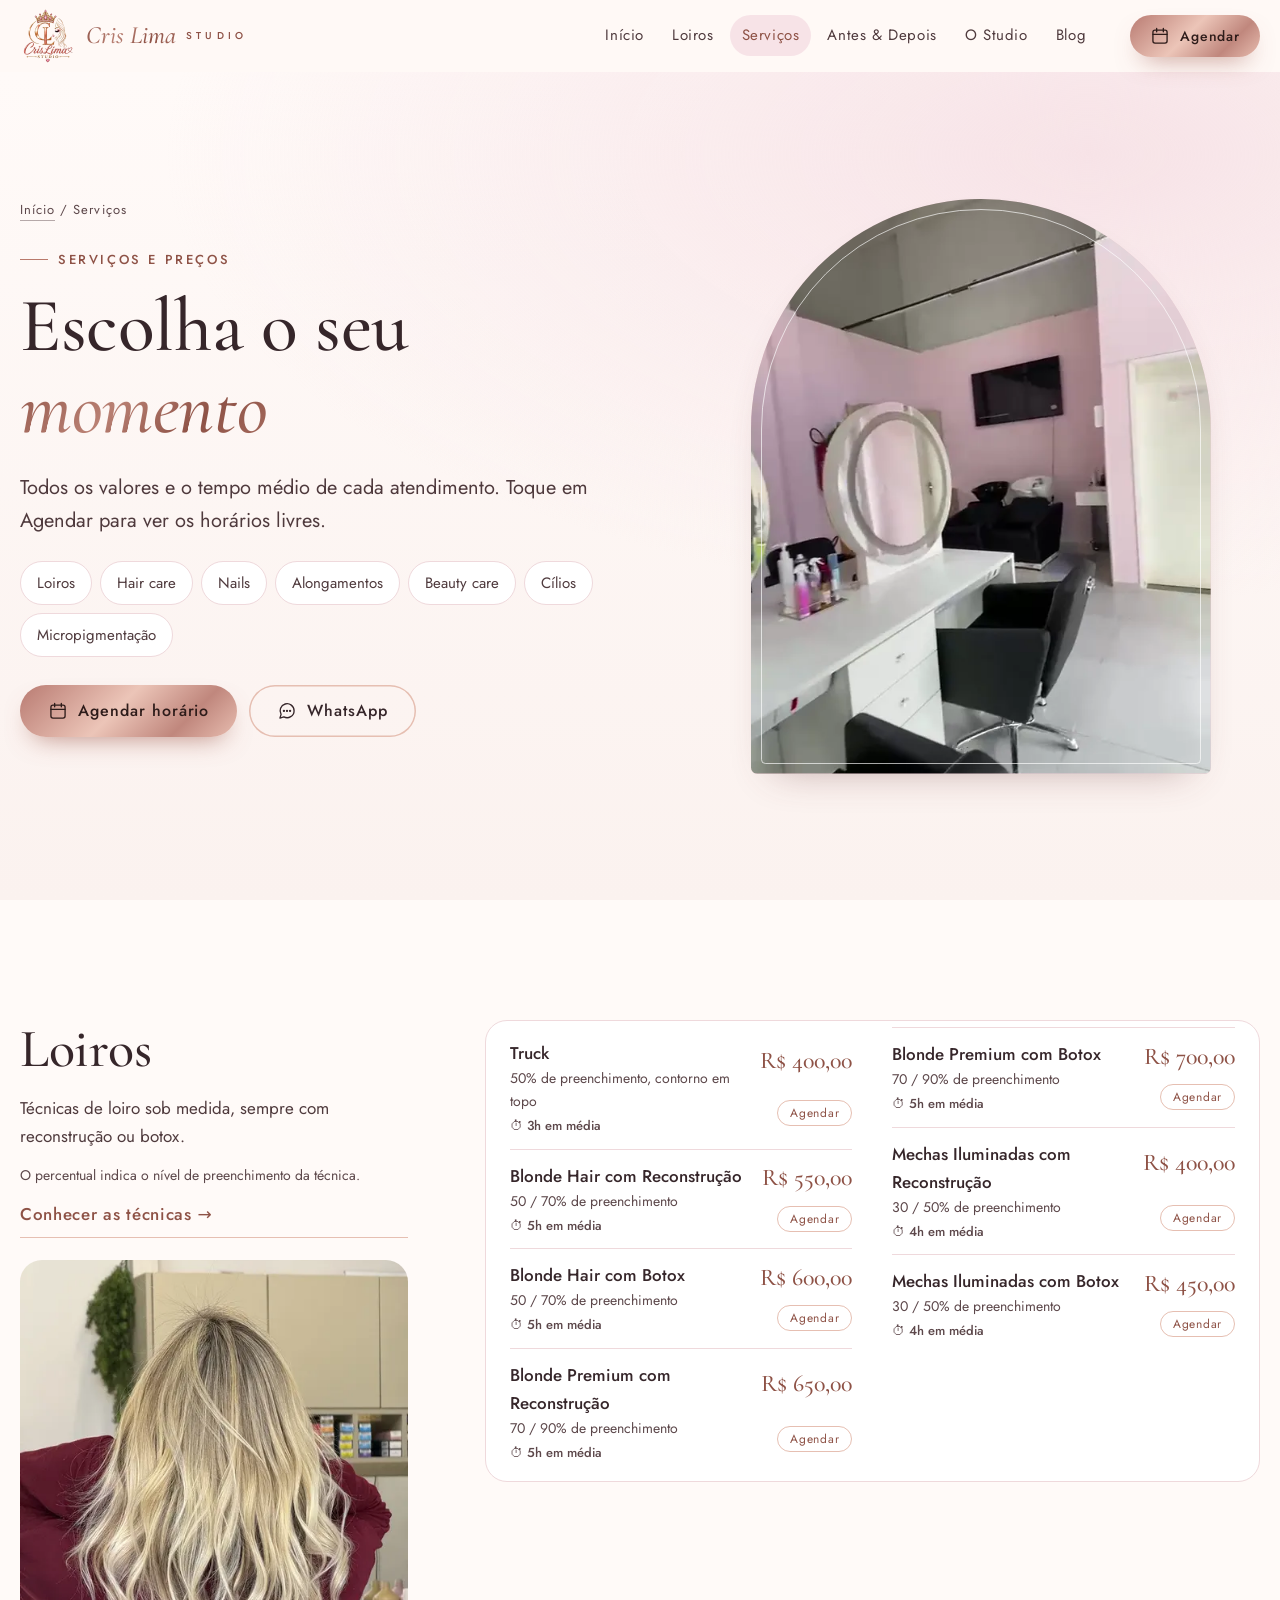
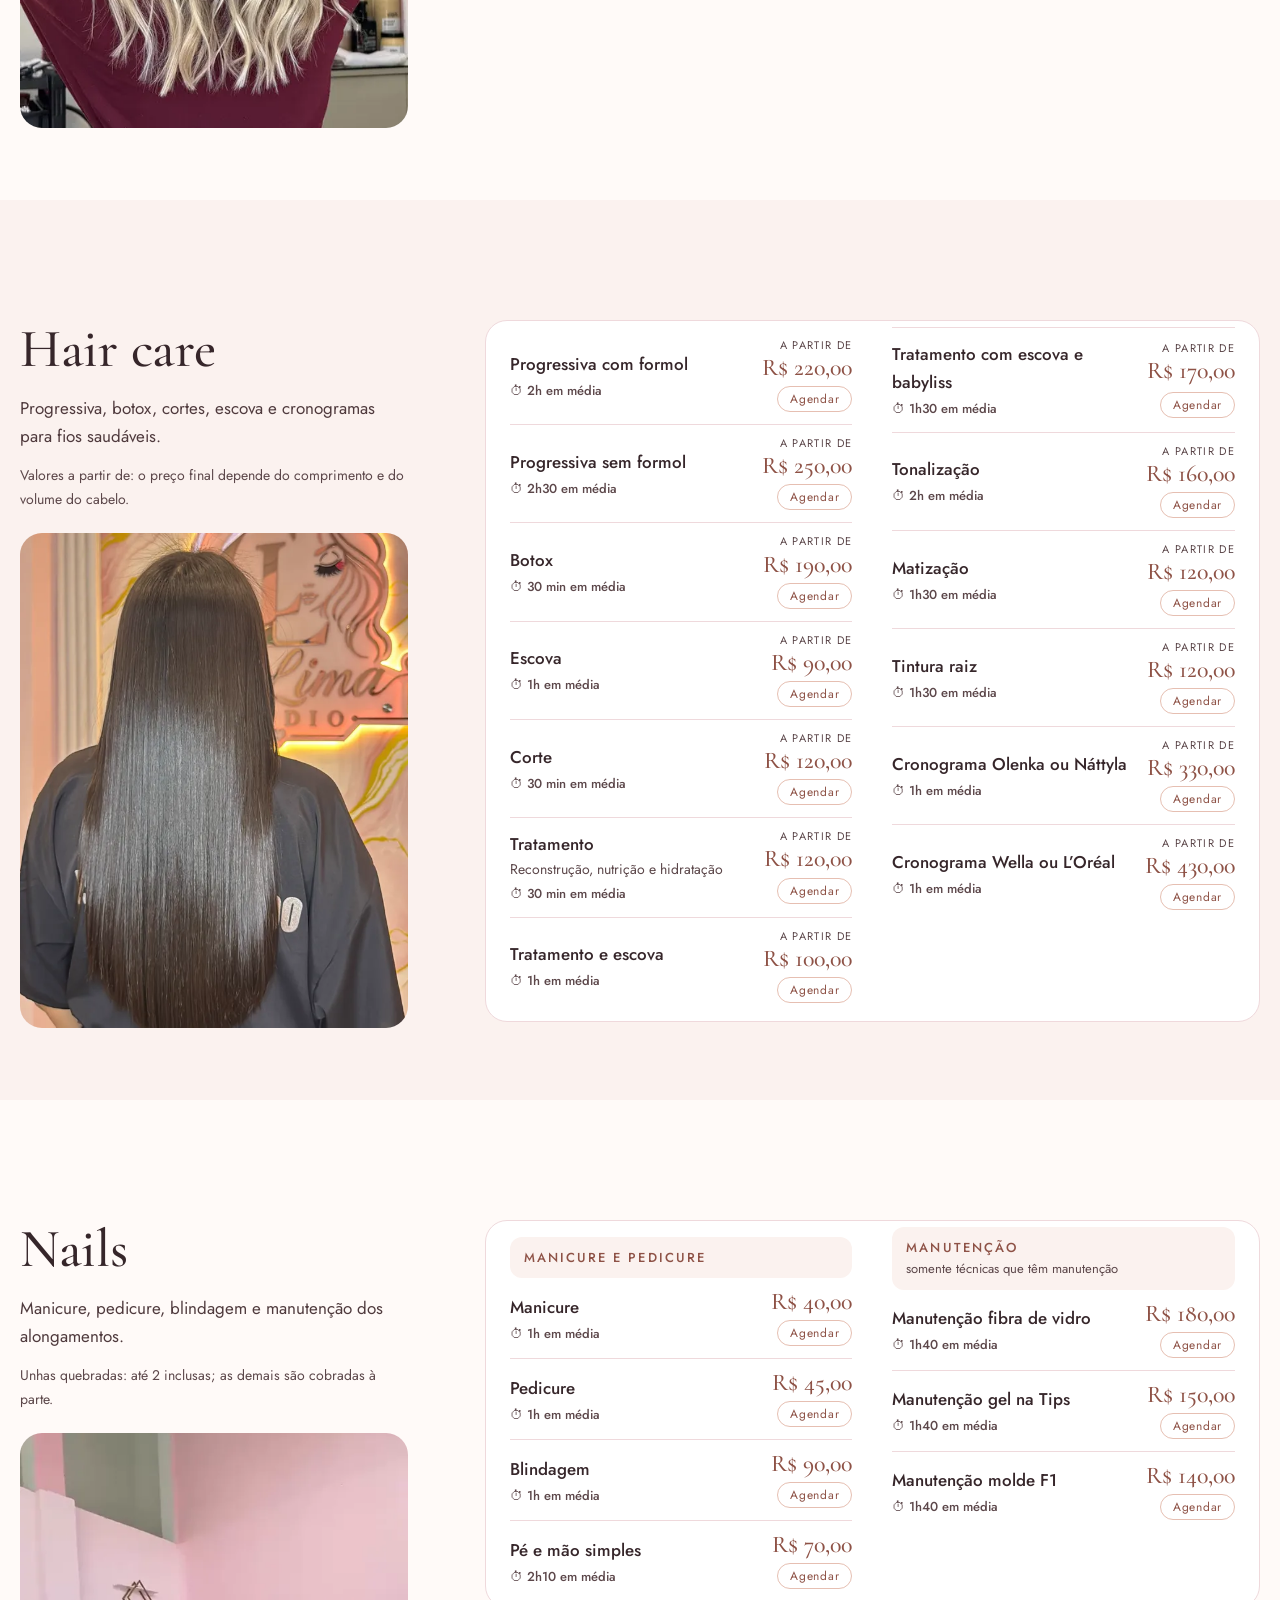
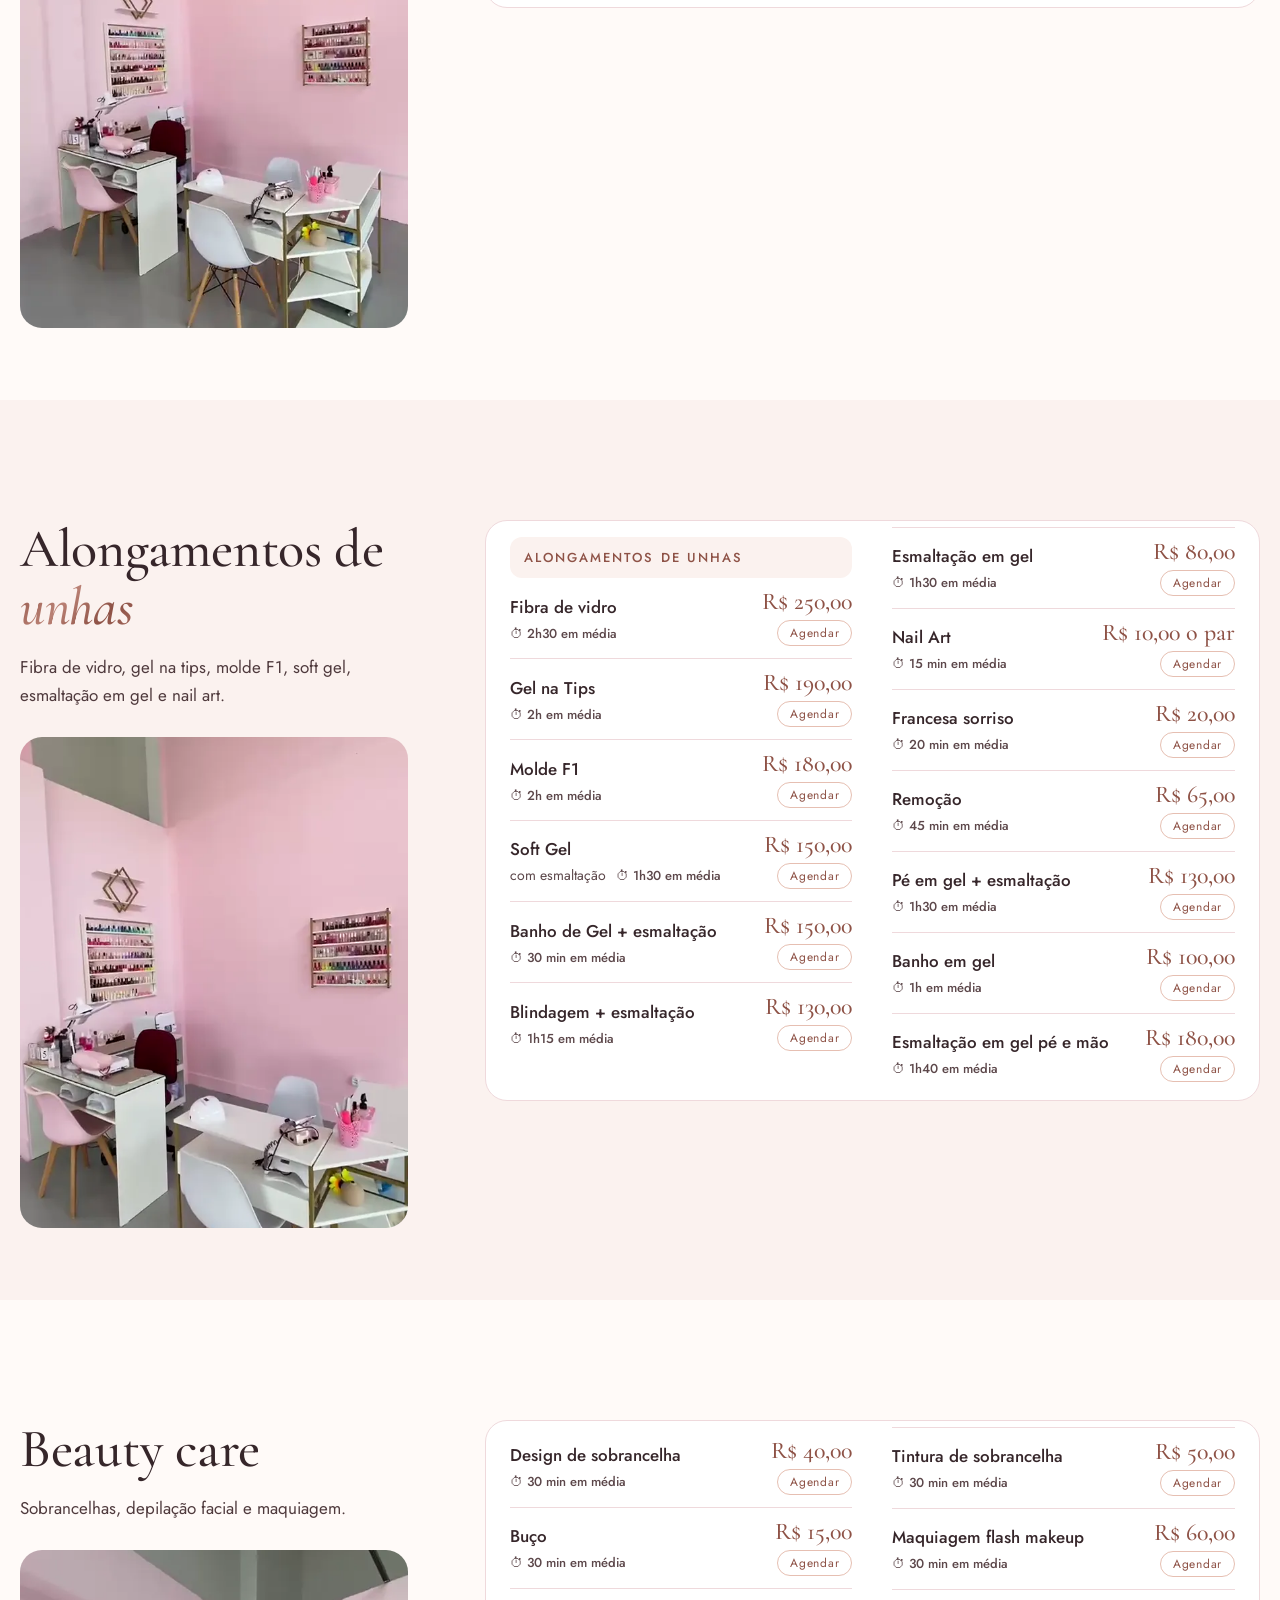
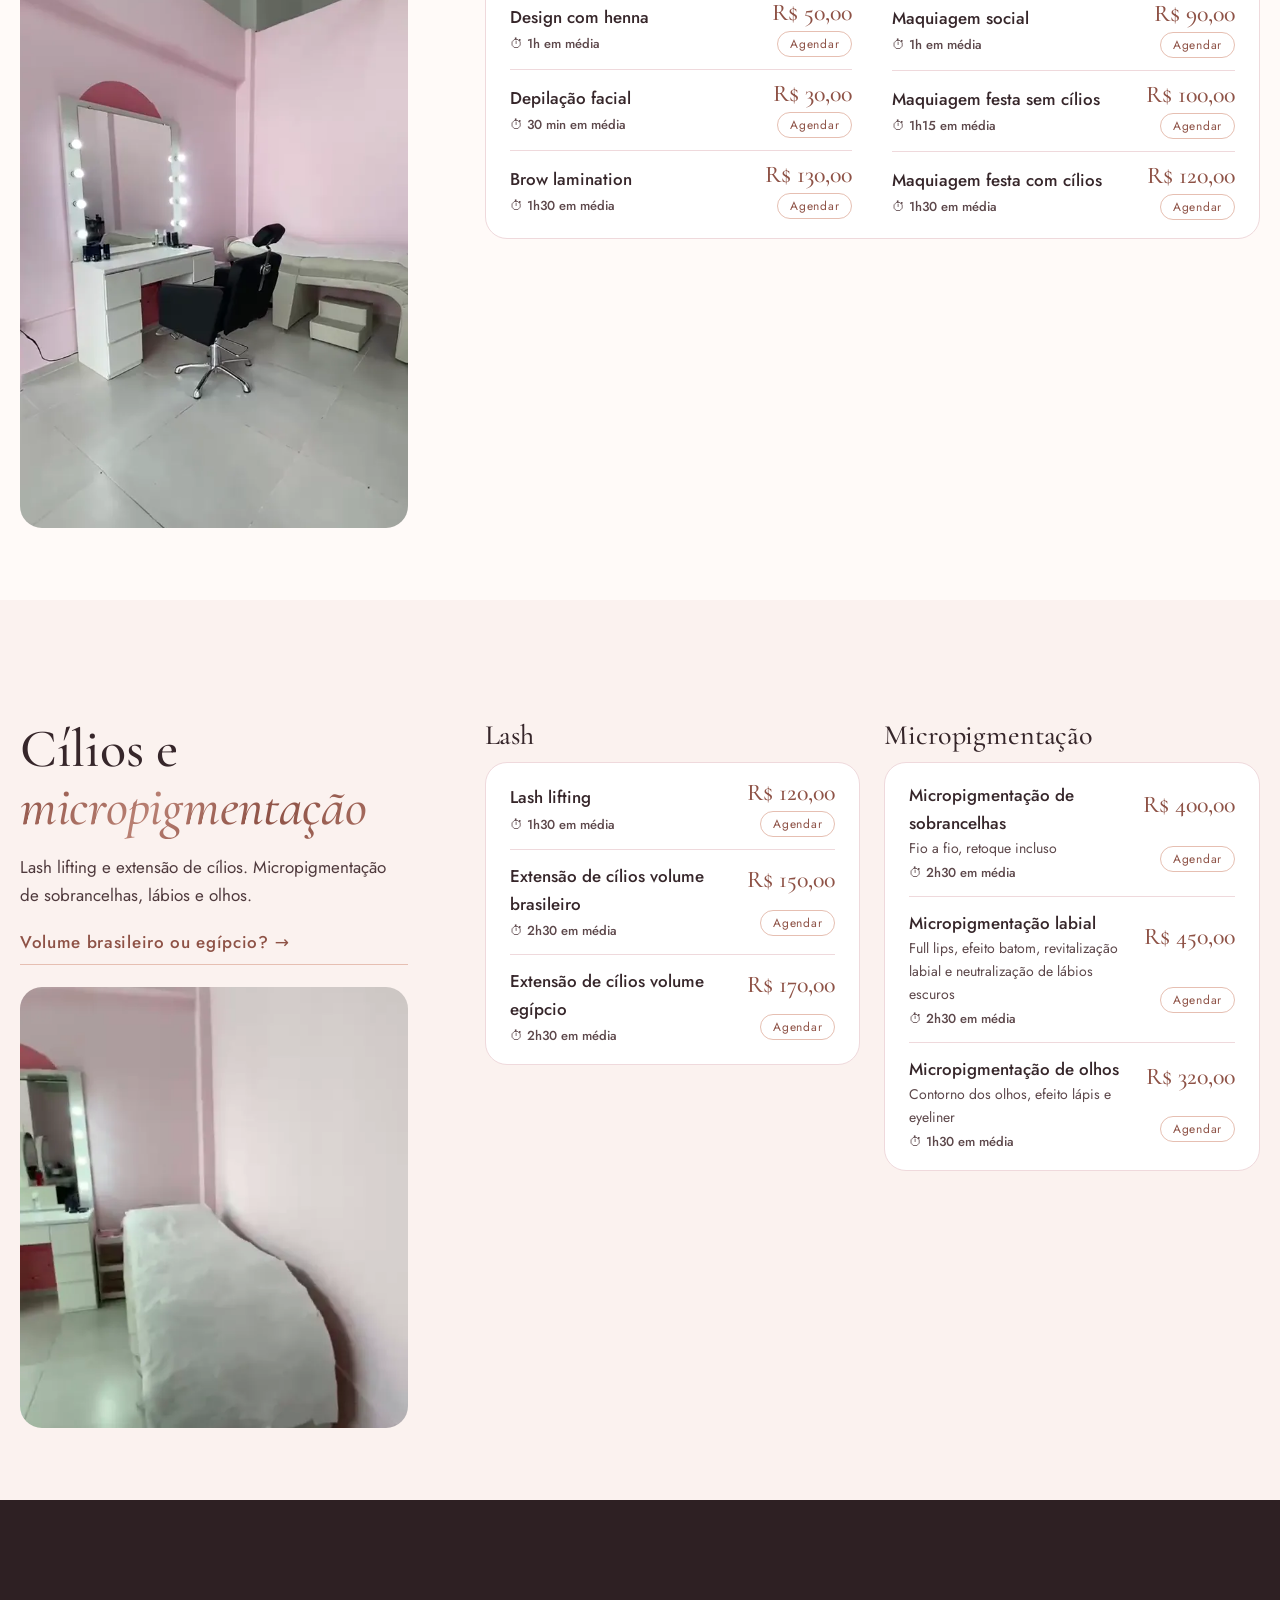
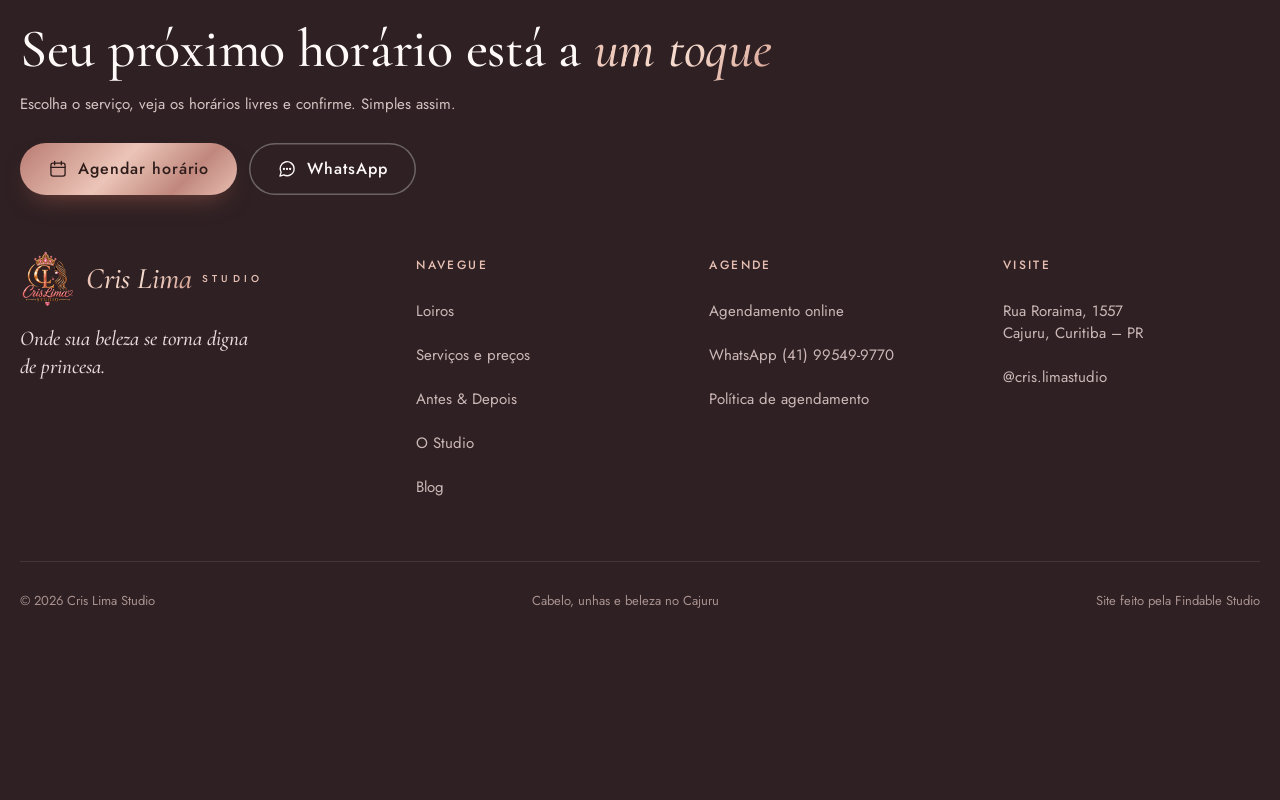
<file: servicos.html>
<!DOCTYPE html>
<html lang="pt-BR">
<head>
<meta charset="utf-8">
<meta name="viewport" content="width=device-width, initial-scale=1, viewport-fit=cover">
<meta name="color-scheme" content="light">
<meta name="theme-color" content="#fffaf8">
<title>Serviços e preços – Cris Lima Studio, Cajuru, Curitiba</title>
<meta name="description" content="Preços e tempo médio de loiros, hair care, unhas, cílios, sobrancelhas, maquiagem e micropigmentação no Cris Lima Studio. Agende online.">
<link rel="canonical" href="https://crislimastudio.com.br/servicos.html">
<meta property="og:type" content="website">
<meta property="og:locale" content="pt_BR">
<meta property="og:site_name" content="Cris Lima Studio">
<meta property="og:title" content="Serviços e preços – Cris Lima Studio, Cajuru, Curitiba">
<meta property="og:description" content="Preços e tempo médio de loiros, hair care, unhas, cílios, sobrancelhas, maquiagem e micropigmentação no Cris Lima Studio. Agende online.">
<meta property="og:url" content="https://crislimastudio.com.br/servicos.html">
<meta property="og:image" content="https://crislimastudio.com.br/img/compartilhar.jpg">
<meta property="og:image:width" content="1200">
<meta property="og:image:height" content="630">
<meta name="twitter:image" content="https://crislimastudio.com.br/img/compartilhar.jpg">
<meta name="twitter:card" content="summary_large_image">
<link rel="icon" href="img/logo-sm.webp" type="image/webp">
<link rel="preconnect" href="https://fonts.googleapis.com">
<link rel="preconnect" href="https://fonts.gstatic.com" crossorigin>
<link rel="stylesheet" href="https://fonts.googleapis.com/css2?family=Cormorant+Garamond:ital,wght@0,400;0,500;0,600;1,400;1,500&family=Jost:wght@400;500&display=swap">
<link rel="stylesheet" href="css/style.css">
<link rel="stylesheet" href="assets/motion/motion.css">
<script>document.documentElement.classList.add('js')</script>
<script>document.documentElement.classList.add('m-enter');setTimeout(()=>document.documentElement.classList.add('m-enter-done'),700)</script>
</head>
<body class="telas">
<header class="top nav">
  <a class="sr" href="#conteudo">Pular para o conteúdo</a>
  <div class="wrap">
    <a class="brand" href="index.html" aria-label="Cris Lima Studio, página inicial">
      <img src="img/logo-sm.webp" alt="" width="56" height="56">
      <span><b>Cris Lima</b><small>STUDIO</small></span>
    </a>
    <nav class="menu" id="menu" aria-label="Menu principal">
      <a href="index.html">Início</a>
      <a href="loiros.html">Loiros</a>
      <a href="servicos.html" aria-current="page">Serviços</a>
      <a href="galeria.html">Antes & Depois</a>
      <a href="studio.html">O Studio</a>
      <a href="blog.html">Blog</a>
      <a class="btn btn-gold" href="agendar.html#agenda"><svg viewBox="0 0 24 24" fill="none" stroke="currentColor" stroke-width="1.6" stroke-linecap="round" stroke-linejoin="round" aria-hidden="true"><rect x="3.5" y="5" width="17" height="15.5" rx="2.5"/><path d="M3.5 10h17M8 3v4M16 3v4"/></svg> Agendar horário</a>
    </nav>
    <a class="btn btn-gold btn-sm btn-agendar" href="agendar.html#agenda"><svg viewBox="0 0 24 24" fill="none" stroke="currentColor" stroke-width="1.6" stroke-linecap="round" stroke-linejoin="round" aria-hidden="true"><rect x="3.5" y="5" width="17" height="15.5" rx="2.5"/><path d="M3.5 10h17M8 3v4M16 3v4"/></svg> Agendar</a>
    <button class="burger" type="button" aria-label="Abrir menu" aria-expanded="false" aria-controls="menu"><i></i></button>
  </div>
</header>
<main id="conteudo">
<!-- tasteskill: place · uma seção por tela (1440x900): abertura 1 · loiros 1 · hair 1 · nails 1 · alongamentos 1 · beauty 1 · cílios e micro 1 · fechamento (rodapé) 1 -->
<section class="hero" data-enter>
  <div class="wrap">
    <div>
      <p class="crumbs"><a href="index.html">Início</a> / Serviços</p>
      <span class="eyebrow">Serviços e preços</span>
      <h1>Escolha o seu <em>momento</em></h1>
      
      <p class="lead">Todos os valores e o tempo médio de cada atendimento. Toque em Agendar para ver os horários livres.</p>
      <nav class="cat-chips" aria-label="Categorias">
        <a href="#loiros">Loiros</a><a href="#hair">Hair care</a><a href="#nails">Nails</a><a href="#alongamentos">Alongamentos</a><a href="#beauty">Beauty care</a><a href="#lash">Cílios</a><a href="#micro">Micropigmentação</a>
      </nav>
      <div class="btns"><a class="btn btn-gold" href="agendar.html#agenda"><svg viewBox="0 0 24 24" fill="none" stroke="currentColor" stroke-width="1.6" stroke-linecap="round" stroke-linejoin="round" aria-hidden="true"><rect x="3.5" y="5" width="17" height="15.5" rx="2.5"/><path d="M3.5 10h17M8 3v4M16 3v4"/></svg> Agendar horário</a>
        <a class="btn btn-line" href="https://wa.me/5541995499770?text=Ol%C3%A1!%20Quero%20agendar%20um%20hor%C3%A1rio%20no%20Cris%20Lima%20Studio." target="_blank" rel="noopener"><svg viewBox="0 0 24 24" fill="none" stroke="currentColor" stroke-width="1.6" stroke-linecap="round" stroke-linejoin="round" aria-hidden="true"><path d="M20.5 11.6a8.4 8.4 0 0 1-12.3 7.5L3.5 20.5l1.4-4.5A8.4 8.4 0 1 1 20.5 11.6z"/><circle cx="8.3" cy="11.8" r=".6" fill="currentColor"/><circle cx="12" cy="11.8" r=".6" fill="currentColor"/><circle cx="15.7" cy="11.8" r=".6" fill="currentColor"/></svg> WhatsApp</a></div>
    </div>
    <div class="hero-art">
      <div class="arch"><img data-enter-media src="img/studio-cabelo.webp" alt="Bancadas de cabelo do studio, com espelho redondo e cadeiras pretas" width="576" height="1024" fetchpriority="high"></div>
    </div>
  </div>
</section>
<noscript><div class="wrap"><p class="note">Ative o JavaScript para ver a tabela de preços, ou fale com a gente no WhatsApp (41) 99549-9770.</p></div></noscript>
<section class="sec tela" id="loiros">
  <div class="wrap split cat-tela">
    <div class="col-fill">
      <h2>Loiros</h2>
      <p class="cat-desc">Técnicas de loiro sob medida, sempre com reconstrução ou botox.</p>
      <p class="note">O percentual indica o nível de preenchimento da técnica.</p>
      <a class="link" href="loiros.html">Conhecer as técnicas</a>
      <figure class="foto-fill"><img src="img/loiros-truck.webp" alt="Cabelo loiro ondulado com contorno iluminado no topo, de costas" width="480" height="640" loading="lazy" decoding="async"></figure>
    </div>
    <div>
      <div class="plist duas" data-list="loiros"></div>
    </div>
  </div>
</section>

<section class="sec tela alt" id="hair">
  <div class="wrap split cat-tela">
    <div class="col-fill">
      <h2>Hair care</h2>
      <p class="cat-desc">Progressiva, botox, cortes, escova e cronogramas para fios saudáveis.</p>
      <p class="note">Valores a partir de: o preço final depende do comprimento e do volume do cabelo.</p>
      
      <figure class="foto-fill"><img src="img/depois-alisamento.webp" alt="Cabelo castanho liso depois do alisamento, de costas" width="640" height="800" loading="lazy" decoding="async"></figure>
    </div>
    <div>
      <div class="plist duas" data-list="hair"></div>
    </div>
  </div>
</section>

<section class="sec tela" id="nails">
  <div class="wrap split cat-tela">
    <div class="col-fill">
      <h2>Nails</h2>
      <p class="cat-desc">Manicure, pedicure, blindagem e manutenção dos alongamentos.</p>
      <p class="note">Unhas quebradas: até 2 inclusas; as demais são cobradas à parte.</p>
      
      <figure class="foto-fill"><img src="img/studio-unhas.webp" alt="Mesas de manicure do studio, com a parede de esmaltes" width="576" height="1024" loading="lazy" decoding="async"></figure>
    </div>
    <div>
      <div class="plist duas" data-list="nails" data-grupos="Manicure e pedicure|Manutenção"></div>
    </div>
  </div>
</section>

<section class="sec tela alt" id="alongamentos">
  <div class="wrap split cat-tela">
    <div class="col-fill">
      <h2>Alongamentos de <em>unhas</em></h2>
      <p class="cat-desc">Fibra de vidro, gel na tips, molde F1, soft gel, esmaltação em gel e nail art.</p>
      
      
      <figure class="foto-fill"><img src="img/studio-unhas-2.webp" alt="Mesa de unhas com a parede de esmaltes ao fundo" width="576" height="1024" loading="lazy" decoding="async"></figure>
    </div>
    <div>
      <div class="plist duas" data-list="nails" data-grupos="Alongamentos de unhas"></div>
    </div>
  </div>
</section>

<section class="sec tela" id="beauty">
  <div class="wrap split cat-tela">
    <div class="col-fill">
      <h2>Beauty care</h2>
      <p class="cat-desc">Sobrancelhas, depilação facial e maquiagem.</p>
      
      
      <figure class="foto-fill"><img src="img/studio-beleza.webp" alt="Espelho de maquiagem com luzes e cadeira na sala de beleza" width="576" height="1024" loading="lazy" decoding="async"></figure>
    </div>
    <div>
      <div class="plist duas" data-list="beauty"></div>
    </div>
  </div>
</section>

<section class="sec alt tela" id="lash">
  <span class="ancora" id="micro"></span>
  <div class="wrap split cat-tela">
    <div class="col-fill">
      <h2>Cílios e <em>micropigmentação</em></h2>
      <p class="cat-desc">Lash lifting e extensão de cílios. Micropigmentação de sobrancelhas, lábios e olhos.</p>
      <a class="link" href="blog/extensao-de-cilios.html">Volume brasileiro ou egípcio?</a>
      <figure class="foto-fill"><img src="img/studio-maca.webp" alt="Sala de cílios do studio, com maca e espelho com luzes" width="576" height="1024" loading="lazy" decoding="async"></figure>
    </div>
    <div class="cat-listas">
      <div><h3>Lash</h3><div class="plist" data-list="lash"></div></div>
      <div><h3>Micropigmentação</h3><div class="plist" data-list="micro"></div></div>
    </div>
  </div>
</section>
</main>
<footer class="foot closing">
  <div class="wrap">
    <div class="close">
      <h2>Seu próximo horário está a <em>um toque</em></h2>
      <p>Escolha o serviço, veja os horários livres e confirme. Simples assim.</p>
      <div class="btns">
        <a class="btn btn-gold" href="agendar.html#agenda"><svg viewBox="0 0 24 24" fill="none" stroke="currentColor" stroke-width="1.6" stroke-linecap="round" stroke-linejoin="round" aria-hidden="true"><rect x="3.5" y="5" width="17" height="15.5" rx="2.5"/><path d="M3.5 10h17M8 3v4M16 3v4"/></svg> Agendar horário</a>
        <a class="btn btn-line" href="https://wa.me/5541995499770?text=Ol%C3%A1!%20Quero%20agendar%20um%20hor%C3%A1rio%20no%20Cris%20Lima%20Studio." target="_blank" rel="noopener"><svg viewBox="0 0 24 24" fill="none" stroke="currentColor" stroke-width="1.6" stroke-linecap="round" stroke-linejoin="round" aria-hidden="true"><path d="M20.5 11.6a8.4 8.4 0 0 1-12.3 7.5L3.5 20.5l1.4-4.5A8.4 8.4 0 1 1 20.5 11.6z"/><circle cx="8.3" cy="11.8" r=".6" fill="currentColor"/><circle cx="12" cy="11.8" r=".6" fill="currentColor"/><circle cx="15.7" cy="11.8" r=".6" fill="currentColor"/></svg> WhatsApp</a>
      </div>
    </div>
    <div class="foot-grid">
      <div>
      <a class="brand" href="index.html"><img src="img/logo-escuro.webp" alt="" width="56" height="56" loading="lazy"><span><b>Cris Lima</b><small>STUDIO</small></span></a>
      <p class="tagline">Onde sua beleza se torna digna de princesa.</p>
    </div>
    <div>
      <h3>Navegue</h3>
      <ul>
        <li><a href="loiros.html">Loiros</a></li>
        <li><a href="servicos.html">Serviços e preços</a></li>
        <li><a href="galeria.html">Antes &amp; Depois</a></li>
        <li><a href="studio.html">O Studio</a></li>
        <li><a href="blog.html">Blog</a></li>
      </ul>
    </div>
    <div>
      <h3>Agende</h3>
      <ul>
        <li><a href="agendar.html#agenda">Agendamento online</a></li>
        <li><a href="https://wa.me/5541995499770?text=Ol%C3%A1!%20Quero%20agendar%20um%20hor%C3%A1rio%20no%20Cris%20Lima%20Studio." target="_blank" rel="noopener">WhatsApp (41) 99549-9770</a></li>
        <li><a href="agendar.html#politica">Política de agendamento</a></li>
      </ul>
    </div>
    <div>
      <h3>Visite</h3>
      <ul>
        <li><a href="https://www.google.com/maps/search/?api=1&query=Rua%20Roraima%2C%201557%2C%20Cajuru%2C%20Curitiba%20-%20PR" target="_blank" rel="noopener">Rua Roraima, 1557<br>Cajuru, Curitiba – PR</a></li>
        <li><a href="https://instagram.com/cris.limastudio" target="_blank" rel="noopener">@cris.limastudio</a></li>
      </ul>
    </div>
    <div class="legal"><span>© <span data-year>2026</span> Cris Lima Studio</span><span>Cabelo, unhas e beleza no Cajuru</span><span class="credito">Site feito pela Findable Studio</span></div>
    </div>
  </div>
</footer>
<div class="mbar">
  <a class="btn btn-gold" href="agendar.html#agenda"><svg viewBox="0 0 24 24" fill="none" stroke="currentColor" stroke-width="1.6" stroke-linecap="round" stroke-linejoin="round" aria-hidden="true"><rect x="3.5" y="5" width="17" height="15.5" rx="2.5"/><path d="M3.5 10h17M8 3v4M16 3v4"/></svg> Agendar horário</a>
  <a class="btn btn-wa" href="https://wa.me/5541995499770?text=Ol%C3%A1!%20Quero%20agendar%20um%20hor%C3%A1rio%20no%20Cris%20Lima%20Studio." target="_blank" rel="noopener" aria-label="Falar no WhatsApp"><svg viewBox="0 0 24 24" fill="none" stroke="currentColor" stroke-width="1.6" stroke-linecap="round" stroke-linejoin="round" aria-hidden="true"><path d="M20.5 11.6a8.4 8.4 0 0 1-12.3 7.5L3.5 20.5l1.4-4.5A8.4 8.4 0 1 1 20.5 11.6z"/><circle cx="8.3" cy="11.8" r=".6" fill="currentColor"/><circle cx="12" cy="11.8" r=".6" fill="currentColor"/><circle cx="15.7" cy="11.8" r=".6" fill="currentColor"/></svg></a>
</div>
<script src="js/dados.js"></script>
<script src="js/site.js"></script>
<script type="module" src="assets/motion/motion.js"></script>
</body>
</html>
</file>
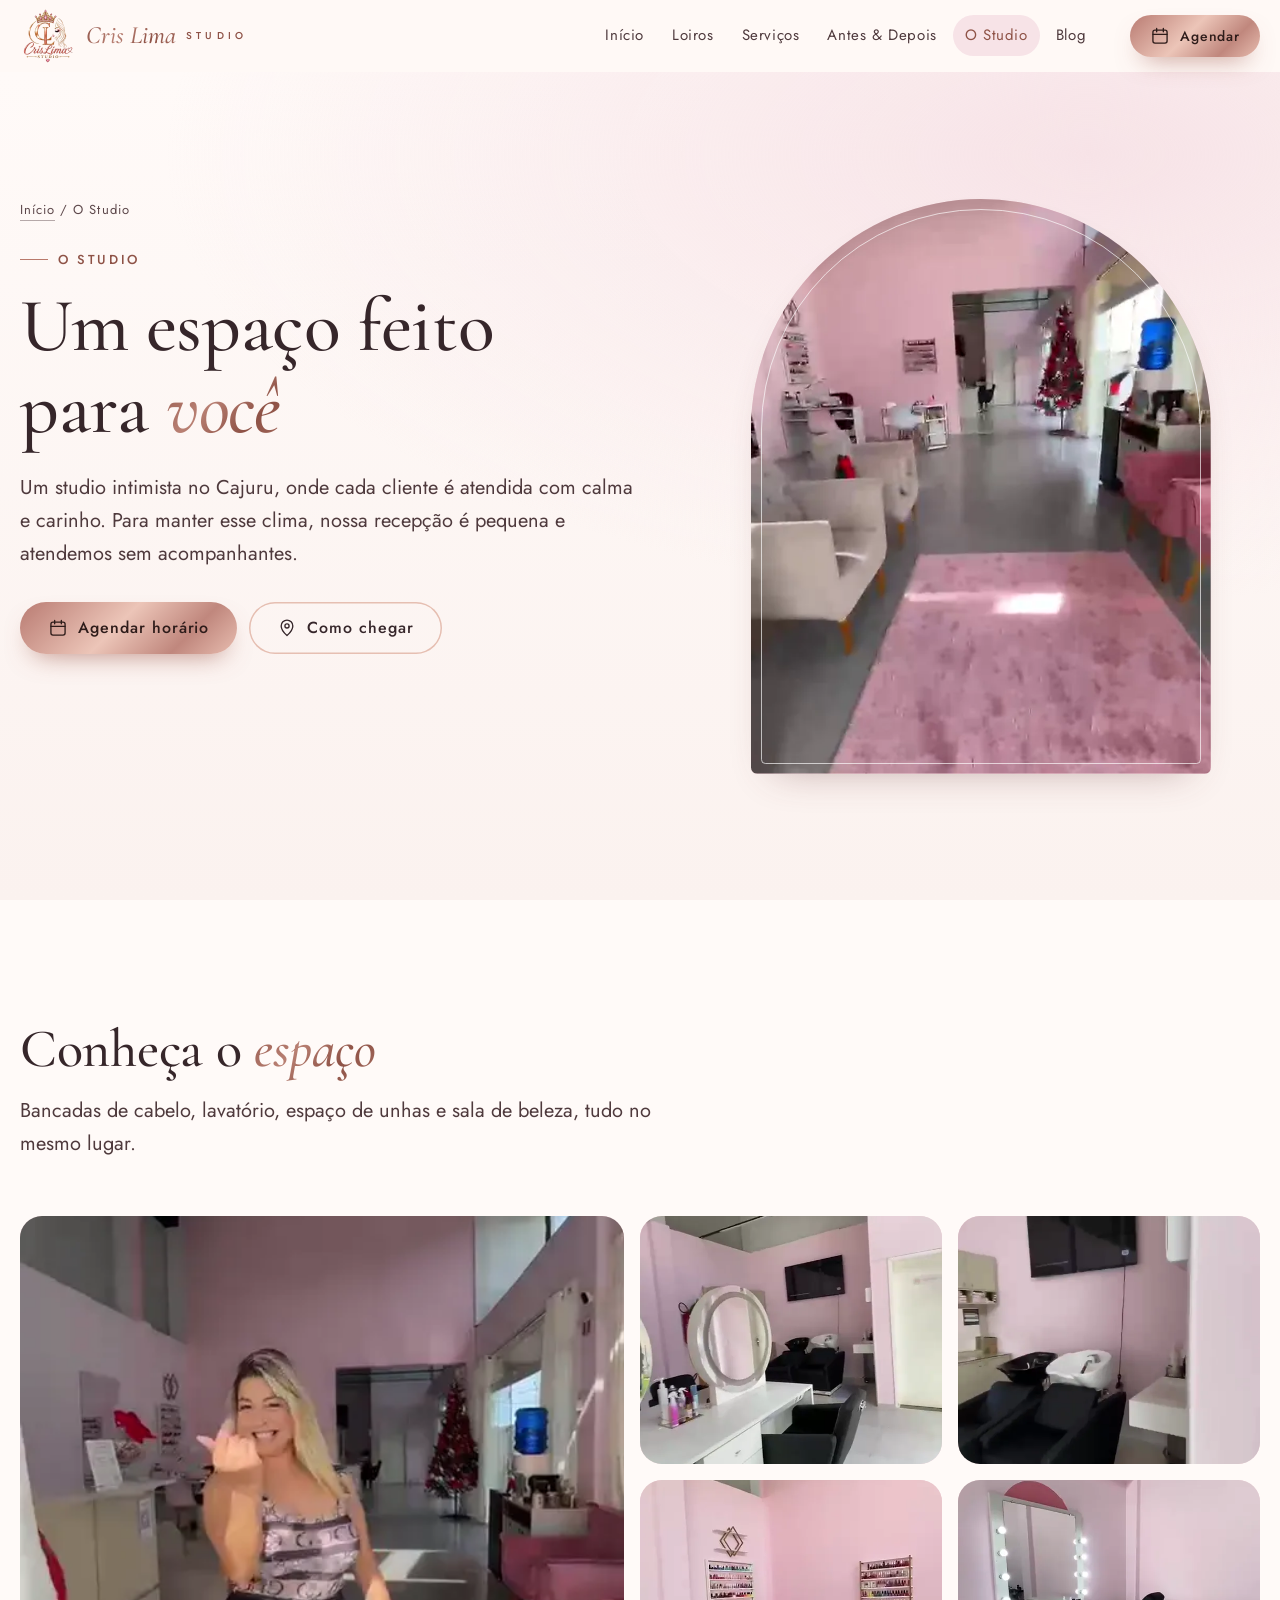
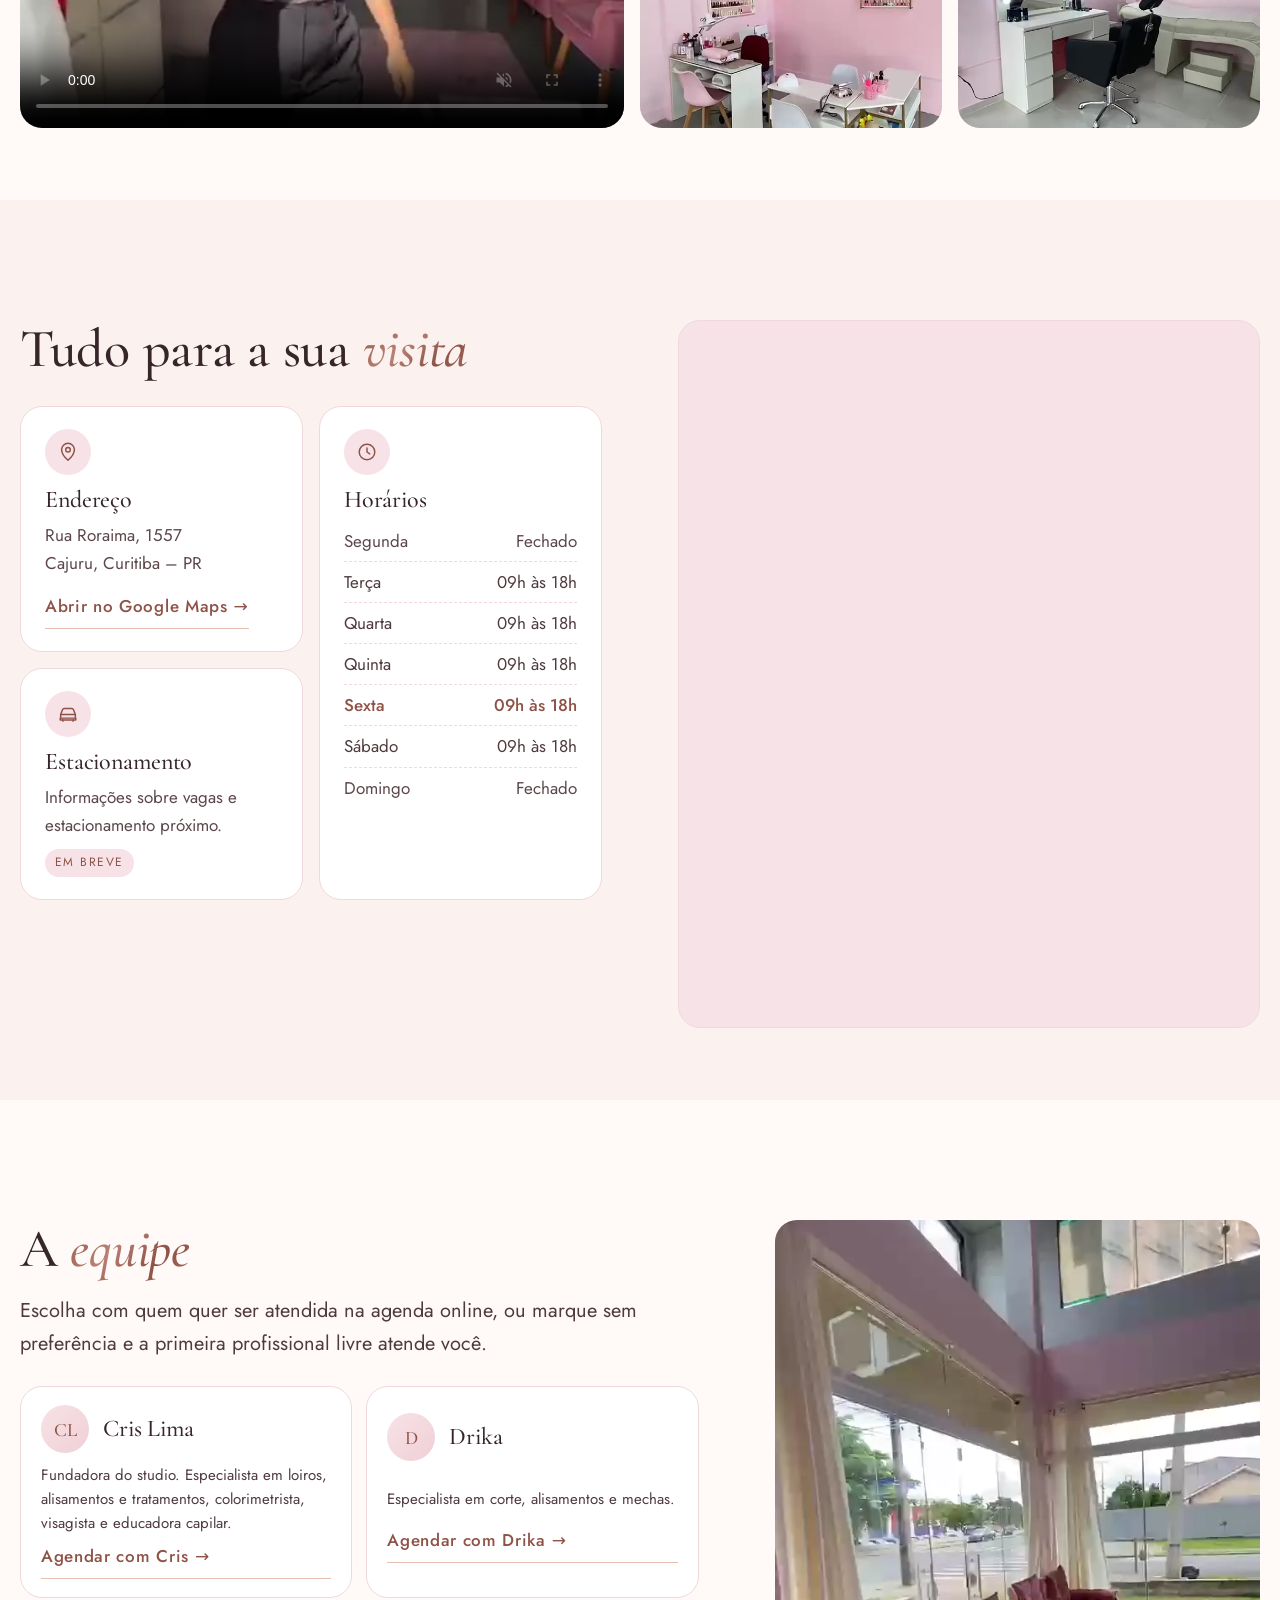
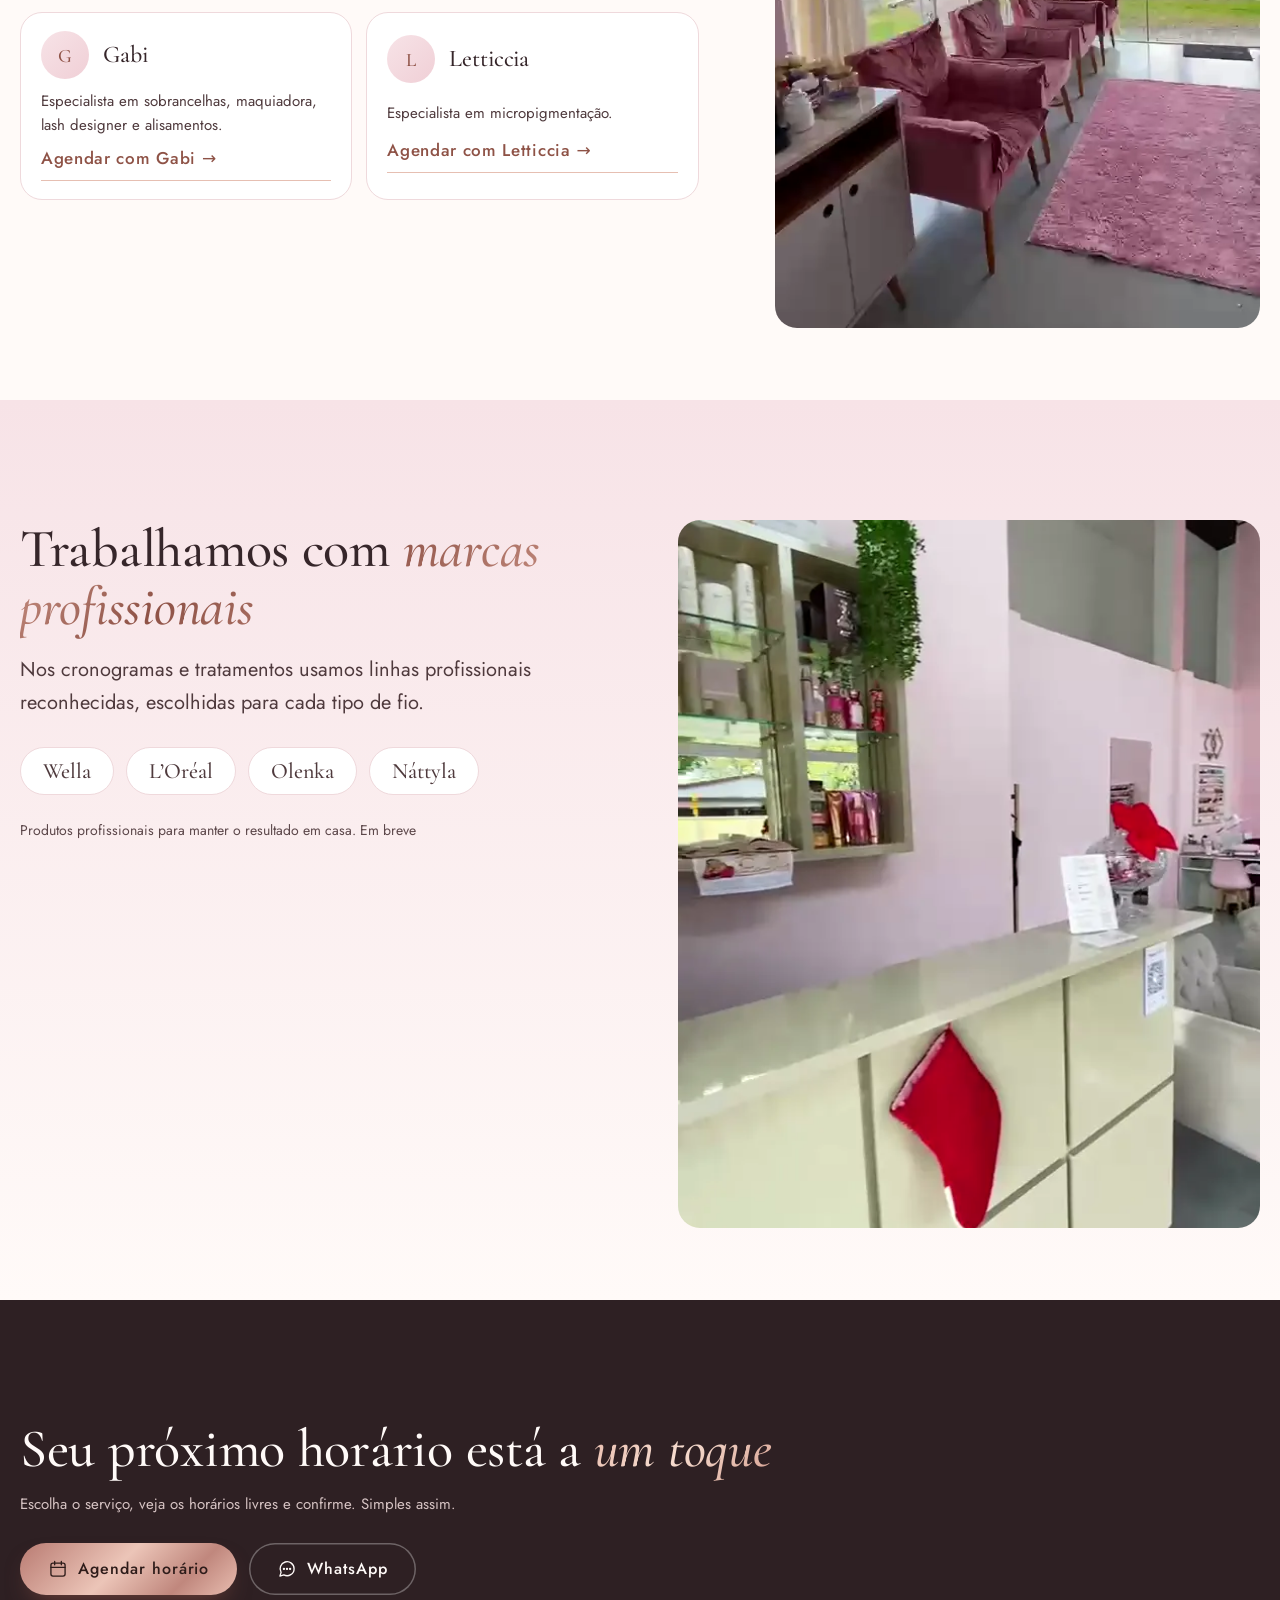
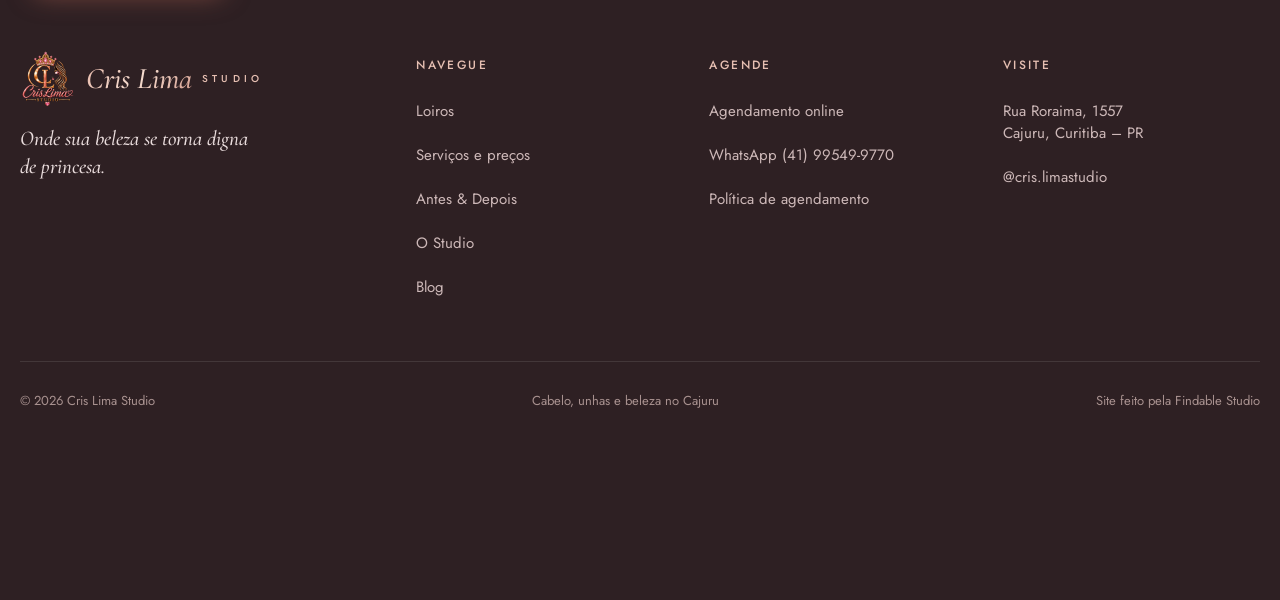
<file: studio.html>
<!DOCTYPE html>
<html lang="pt-BR">
<head>
<meta charset="utf-8">
<meta name="viewport" content="width=device-width, initial-scale=1, viewport-fit=cover">
<meta name="color-scheme" content="light">
<meta name="theme-color" content="#fffaf8">
<title>O Studio – Endereço, horários e como chegar | Cris Lima Studio</title>
<meta name="description" content="Cris Lima Studio na Rua Roraima, 1557, Cajuru, Curitiba. Veja horários, como chegar, estacionamento e as marcas que usamos.">
<link rel="canonical" href="https://crislimastudio.com.br/studio.html">
<meta property="og:type" content="website">
<meta property="og:locale" content="pt_BR">
<meta property="og:site_name" content="Cris Lima Studio">
<meta property="og:title" content="O Studio – Endereço, horários e como chegar | Cris Lima Studio">
<meta property="og:description" content="Cris Lima Studio na Rua Roraima, 1557, Cajuru, Curitiba. Veja horários, como chegar, estacionamento e as marcas que usamos.">
<meta property="og:url" content="https://crislimastudio.com.br/studio.html">
<meta property="og:image" content="https://crislimastudio.com.br/img/compartilhar.jpg">
<meta property="og:image:width" content="1200">
<meta property="og:image:height" content="630">
<meta name="twitter:image" content="https://crislimastudio.com.br/img/compartilhar.jpg">
<meta name="twitter:card" content="summary_large_image">
<link rel="icon" href="img/logo-sm.webp" type="image/webp">
<link rel="preconnect" href="https://fonts.googleapis.com">
<link rel="preconnect" href="https://fonts.gstatic.com" crossorigin>
<link rel="stylesheet" href="https://fonts.googleapis.com/css2?family=Cormorant+Garamond:ital,wght@0,400;0,500;0,600;1,400;1,500&family=Jost:wght@400;500&display=swap">
<link rel="stylesheet" href="css/style.css">
<link rel="stylesheet" href="assets/motion/motion.css">
<script>document.documentElement.classList.add('js')</script>
<script>document.documentElement.classList.add('m-enter');setTimeout(()=>document.documentElement.classList.add('m-enter-done'),700)</script>
<script type="application/ld+json">
{
  "@context": "https://schema.org",
  "@type": "BeautySalon",
  "name": "Cris Lima Studio",
  "url": "https://crislimastudio.com.br/",
  "image": "https://crislimastudio.com.br/img/logo.webp",
  "logo": "https://crislimastudio.com.br/img/logo.webp",
  "telephone": "+55 41 99549-9770",
  "priceRange": "R$ 10 – R$ 700",
  "address": {
    "@type": "PostalAddress",
    "streetAddress": "Rua Roraima, 1557 – Cajuru",
    "addressLocality": "Curitiba",
    "addressRegion": "PR",
    "addressCountry": "BR"
  },
  "sameAs": ["https://instagram.com/cris.limastudio"],
  "openingHoursSpecification": [
    {"@type": "OpeningHoursSpecification", "dayOfWeek": ["Tuesday","Wednesday","Thursday","Friday","Saturday"], "opens": "09:00", "closes": "18:00"}
  ],
  "makesOffer": [
    {"@type": "Offer", "itemOffered": {"@type": "Service", "name": "Loiros (Blonde Hair, Blonde Premium, Mechas Iluminadas, Truck)"}},
    {"@type": "Offer", "itemOffered": {"@type": "Service", "name": "Unhas em gel, fibra de vidro e molde F1"}},
    {"@type": "Offer", "itemOffered": {"@type": "Service", "name": "Extensão de cílios e lash lifting"}},
    {"@type": "Offer", "itemOffered": {"@type": "Service", "name": "Design de sobrancelhas e micropigmentação"}}
  ]
}
</script>
</head>
<body class="telas">
<header class="top nav">
  <a class="sr" href="#conteudo">Pular para o conteúdo</a>
  <div class="wrap">
    <a class="brand" href="index.html" aria-label="Cris Lima Studio, página inicial">
      <img src="img/logo-sm.webp" alt="" width="56" height="56">
      <span><b>Cris Lima</b><small>STUDIO</small></span>
    </a>
    <nav class="menu" id="menu" aria-label="Menu principal">
      <a href="index.html">Início</a>
      <a href="loiros.html">Loiros</a>
      <a href="servicos.html">Serviços</a>
      <a href="galeria.html">Antes & Depois</a>
      <a href="studio.html" aria-current="page">O Studio</a>
      <a href="blog.html">Blog</a>
      <a class="btn btn-gold" href="agendar.html#agenda"><svg viewBox="0 0 24 24" fill="none" stroke="currentColor" stroke-width="1.6" stroke-linecap="round" stroke-linejoin="round" aria-hidden="true"><rect x="3.5" y="5" width="17" height="15.5" rx="2.5"/><path d="M3.5 10h17M8 3v4M16 3v4"/></svg> Agendar horário</a>
    </nav>
    <a class="btn btn-gold btn-sm btn-agendar" href="agendar.html#agenda"><svg viewBox="0 0 24 24" fill="none" stroke="currentColor" stroke-width="1.6" stroke-linecap="round" stroke-linejoin="round" aria-hidden="true"><rect x="3.5" y="5" width="17" height="15.5" rx="2.5"/><path d="M3.5 10h17M8 3v4M16 3v4"/></svg> Agendar</a>
    <button class="burger" type="button" aria-label="Abrir menu" aria-expanded="false" aria-controls="menu"><i></i></button>
  </div>
</header>
<main id="conteudo">
<!-- tasteskill: place · uma seção por tela (1440x900): abertura 1 · espaço 1 · visita 1 · equipe 1 · marcas 1 · fechamento (rodapé) 1 -->
<section class="hero" data-enter>
  <div class="wrap">
    <div>
      <p class="crumbs"><a href="index.html">Início</a> / O Studio</p>
      <span class="eyebrow">O Studio</span>
      <h1>Um espaço feito para <em>você</em></h1>
      
      <p class="lead">Um studio intimista no Cajuru, onde cada cliente é atendida com calma e carinho. Para manter esse clima, nossa recepção é pequena e atendemos sem acompanhantes.</p>
      
      <div class="btns"><a class="btn btn-gold" href="agendar.html#agenda"><svg viewBox="0 0 24 24" fill="none" stroke="currentColor" stroke-width="1.6" stroke-linecap="round" stroke-linejoin="round" aria-hidden="true"><rect x="3.5" y="5" width="17" height="15.5" rx="2.5"/><path d="M3.5 10h17M8 3v4M16 3v4"/></svg> Agendar horário</a>
        <a class="btn btn-line" href="#visita"><svg viewBox="0 0 24 24" fill="none" stroke="currentColor" stroke-width="1.6" stroke-linecap="round" stroke-linejoin="round" aria-hidden="true"><path d="M12 21s-7-6.2-7-11.5a7 7 0 0 1 14 0C19 14.8 12 21 12 21z"/><circle cx="12" cy="9.5" r="2.5"/></svg> Como chegar</a></div>
    </div>
    <div class="hero-art">
      <div class="arch"><img data-enter-media src="img/studio-recepcao.webp" alt="Recepção do studio, com tapete rosa, poltronas e o balcão ao fundo" width="576" height="1024" fetchpriority="high"></div>
    </div>
  </div>
</section>

<section class="sec tela" id="espaco">
  <div class="wrap col">
    <div class="sec-head row">
      <div>
        <h2>Conheça o <em>espaço</em></h2>
        <p class="lead">Bancadas de cabelo, lavatório, espaço de unhas e sala de beleza, tudo no mesmo lugar.</p>
      </div>
    </div>
    <div class="space-grid fill">
      <figure class="sp"><video src="video/tour-studio.mp4" poster="img/poster-tour-studio.webp" muted loop playsinline preload="none" data-auto aria-label="Tour em vídeo pelo Cris Lima Studio"></video></figure>
      <figure class="sp"><img src="img/studio-cabelo.webp" alt="Bancadas de cabelo do Cris Lima Studio" width="576" height="1024" loading="lazy" decoding="async"></figure>
      <figure class="sp"><img src="img/studio-lavatorio.webp" alt="Lavatório do Cris Lima Studio" width="576" height="1024" loading="lazy" decoding="async"></figure>
      <figure class="sp"><img src="img/studio-unhas.webp" alt="Espaço de unhas do Cris Lima Studio" width="576" height="1024" loading="lazy" decoding="async"></figure>
      <figure class="sp"><img src="img/studio-beleza.webp" alt="Sala de beleza do Cris Lima Studio" width="576" height="1024" loading="lazy" decoding="async"></figure>
    </div>
  </div>
</section>

<section class="sec alt tela" id="visita">
  <div class="wrap split">
    <div>
      <h2>Tudo para a sua <em>visita</em></h2>
      <div class="info-list">
        <div class="info"><span class="ico"><svg viewBox="0 0 24 24" fill="none" stroke="currentColor" stroke-width="1.6" stroke-linecap="round" stroke-linejoin="round" aria-hidden="true"><path d="M12 21s-7-6.2-7-11.5a7 7 0 0 1 14 0C19 14.8 12 21 12 21z"/><circle cx="12" cy="9.5" r="2.5"/></svg></span><h3>Endereço</h3><p>Rua Roraima, 1557<br>Cajuru, Curitiba – PR</p><p style="margin-top:8px"><a class="link" href="https://www.google.com/maps/search/?api=1&query=Rua%20Roraima%2C%201557%2C%20Cajuru%2C%20Curitiba%20-%20PR" target="_blank" rel="noopener">Abrir no Google Maps</a></p></div>
        <div class="info alta"><span class="ico"><svg viewBox="0 0 24 24" fill="none" stroke="currentColor" stroke-width="1.6" stroke-linecap="round" stroke-linejoin="round" aria-hidden="true"><circle cx="12" cy="12" r="8.5"/><path d="M12 7.5V12l3 2"/></svg></span><h3>Horários</h3><ul class="hours" data-hours></ul></div>
        <div class="info"><span class="ico"><svg viewBox="0 0 24 24" fill="none" stroke="currentColor" stroke-width="1.6" stroke-linecap="round" stroke-linejoin="round" aria-hidden="true"><path d="M4 16.5v-4l2-5.2A2 2 0 0 1 7.9 6h8.2a2 2 0 0 1 1.9 1.3l2 5.2v4"/><path d="M4 12.5h16M3.5 16.5h17v2h-17z"/><path d="M6.5 18.5V20M17.5 18.5V20"/></svg></span><h3>Estacionamento</h3><p>Informações sobre vagas e estacionamento próximo.</p><span class="pending">Em breve</span></div>
      </div>
    </div>
    <div class="map tela-mapa"><iframe title="Mapa: Cris Lima Studio, Rua Roraima, 1557, Cajuru, Curitiba" src="https://www.google.com/maps?q=Rua%20Roraima%2C%201557%2C%20Cajuru%2C%20Curitiba%20-%20PR&amp;output=embed" loading="lazy" referrerpolicy="no-referrer-when-downgrade"></iframe></div>
  </div>
</section>

<section class="sec tela" id="equipe">
  <div class="wrap split">
    <div>
      <h2>A <em>equipe</em></h2>
      <p class="lead">Escolha com quem quer ser atendida na agenda online, ou marque sem preferência e a primeira profissional livre atende você.</p>
      <div class="team compacta">
        <article class="pro"><span class="av" aria-hidden="true">CL</span><h3>Cris Lima</h3><p>Fundadora do studio. Especialista em loiros, alisamentos e tratamentos, colorimetrista, visagista e educadora capilar.</p><a class="link" href="agendar.html?p=cris">Agendar com Cris</a></article>
      <article class="pro"><span class="av" aria-hidden="true">D</span><h3>Drika</h3><p>Especialista em corte, alisamentos e mechas.</p><a class="link" href="agendar.html?p=drika">Agendar com Drika</a></article>
      <article class="pro"><span class="av" aria-hidden="true">G</span><h3>Gabi</h3><p>Especialista em sobrancelhas, maquiadora, lash designer e alisamentos.</p><a class="link" href="agendar.html?p=gabi">Agendar com Gabi</a></article>
      <article class="pro"><span class="av" aria-hidden="true">L</span><h3>Letticcia</h3><p>Especialista em micropigmentação.</p><a class="link" href="agendar.html?p=letticcia">Agendar com Letticcia</a></article>
      </div>
    </div>
    <figure class="tela-foto"><img src="img/studio-espera.webp" alt="Sala de espera do studio, com poltronas rosa junto à janela" width="576" height="1024" loading="lazy" decoding="async"></figure>
  </div>
</section>

<section class="sec blush tela" id="marcas">
  <div class="wrap split">
    <div>
      <h2>Trabalhamos com <em>marcas profissionais</em></h2>
      <p class="lead">Nos cronogramas e tratamentos usamos linhas profissionais reconhecidas, escolhidas para cada tipo de fio.</p>
      <div class="brands" style="margin:28px 0 24px"><span>Wella</span><span>L’Oréal</span><span>Olenka</span><span>Náttyla</span></div>
      <p class="note" style="margin-left:0">Produtos profissionais para manter o resultado em casa. <span class="pending">Em breve</span></p>
    </div>
    <figure class="tela-foto"><img src="img/studio-produtos.webp" alt="Prateleira de produtos profissionais sobre o balcão da recepção" width="576" height="1024" loading="lazy" decoding="async"></figure>
  </div>
</section>
</main>
<footer class="foot closing">
  <div class="wrap">
    <div class="close">
      <h2>Seu próximo horário está a <em>um toque</em></h2>
      <p>Escolha o serviço, veja os horários livres e confirme. Simples assim.</p>
      <div class="btns">
        <a class="btn btn-gold" href="agendar.html#agenda"><svg viewBox="0 0 24 24" fill="none" stroke="currentColor" stroke-width="1.6" stroke-linecap="round" stroke-linejoin="round" aria-hidden="true"><rect x="3.5" y="5" width="17" height="15.5" rx="2.5"/><path d="M3.5 10h17M8 3v4M16 3v4"/></svg> Agendar horário</a>
        <a class="btn btn-line" href="https://wa.me/5541995499770?text=Ol%C3%A1!%20Quero%20agendar%20um%20hor%C3%A1rio%20no%20Cris%20Lima%20Studio." target="_blank" rel="noopener"><svg viewBox="0 0 24 24" fill="none" stroke="currentColor" stroke-width="1.6" stroke-linecap="round" stroke-linejoin="round" aria-hidden="true"><path d="M20.5 11.6a8.4 8.4 0 0 1-12.3 7.5L3.5 20.5l1.4-4.5A8.4 8.4 0 1 1 20.5 11.6z"/><circle cx="8.3" cy="11.8" r=".6" fill="currentColor"/><circle cx="12" cy="11.8" r=".6" fill="currentColor"/><circle cx="15.7" cy="11.8" r=".6" fill="currentColor"/></svg> WhatsApp</a>
      </div>
    </div>
    <div class="foot-grid">
      <div>
      <a class="brand" href="index.html"><img src="img/logo-escuro.webp" alt="" width="56" height="56" loading="lazy"><span><b>Cris Lima</b><small>STUDIO</small></span></a>
      <p class="tagline">Onde sua beleza se torna digna de princesa.</p>
    </div>
    <div>
      <h3>Navegue</h3>
      <ul>
        <li><a href="loiros.html">Loiros</a></li>
        <li><a href="servicos.html">Serviços e preços</a></li>
        <li><a href="galeria.html">Antes &amp; Depois</a></li>
        <li><a href="studio.html">O Studio</a></li>
        <li><a href="blog.html">Blog</a></li>
      </ul>
    </div>
    <div>
      <h3>Agende</h3>
      <ul>
        <li><a href="agendar.html#agenda">Agendamento online</a></li>
        <li><a href="https://wa.me/5541995499770?text=Ol%C3%A1!%20Quero%20agendar%20um%20hor%C3%A1rio%20no%20Cris%20Lima%20Studio." target="_blank" rel="noopener">WhatsApp (41) 99549-9770</a></li>
        <li><a href="agendar.html#politica">Política de agendamento</a></li>
      </ul>
    </div>
    <div>
      <h3>Visite</h3>
      <ul>
        <li><a href="https://www.google.com/maps/search/?api=1&query=Rua%20Roraima%2C%201557%2C%20Cajuru%2C%20Curitiba%20-%20PR" target="_blank" rel="noopener">Rua Roraima, 1557<br>Cajuru, Curitiba – PR</a></li>
        <li><a href="https://instagram.com/cris.limastudio" target="_blank" rel="noopener">@cris.limastudio</a></li>
      </ul>
    </div>
    <div class="legal"><span>© <span data-year>2026</span> Cris Lima Studio</span><span>Cabelo, unhas e beleza no Cajuru</span><span class="credito">Site feito pela Findable Studio</span></div>
    </div>
  </div>
</footer>
<div class="mbar">
  <a class="btn btn-gold" href="agendar.html#agenda"><svg viewBox="0 0 24 24" fill="none" stroke="currentColor" stroke-width="1.6" stroke-linecap="round" stroke-linejoin="round" aria-hidden="true"><rect x="3.5" y="5" width="17" height="15.5" rx="2.5"/><path d="M3.5 10h17M8 3v4M16 3v4"/></svg> Agendar horário</a>
  <a class="btn btn-wa" href="https://wa.me/5541995499770?text=Ol%C3%A1!%20Quero%20agendar%20um%20hor%C3%A1rio%20no%20Cris%20Lima%20Studio." target="_blank" rel="noopener" aria-label="Falar no WhatsApp"><svg viewBox="0 0 24 24" fill="none" stroke="currentColor" stroke-width="1.6" stroke-linecap="round" stroke-linejoin="round" aria-hidden="true"><path d="M20.5 11.6a8.4 8.4 0 0 1-12.3 7.5L3.5 20.5l1.4-4.5A8.4 8.4 0 1 1 20.5 11.6z"/><circle cx="8.3" cy="11.8" r=".6" fill="currentColor"/><circle cx="12" cy="11.8" r=".6" fill="currentColor"/><circle cx="15.7" cy="11.8" r=".6" fill="currentColor"/></svg></a>
</div>
<script src="js/dados.js"></script>
<script src="js/site.js"></script>
<script type="module" src="assets/motion/motion.js"></script>
</body>
</html>
</file>
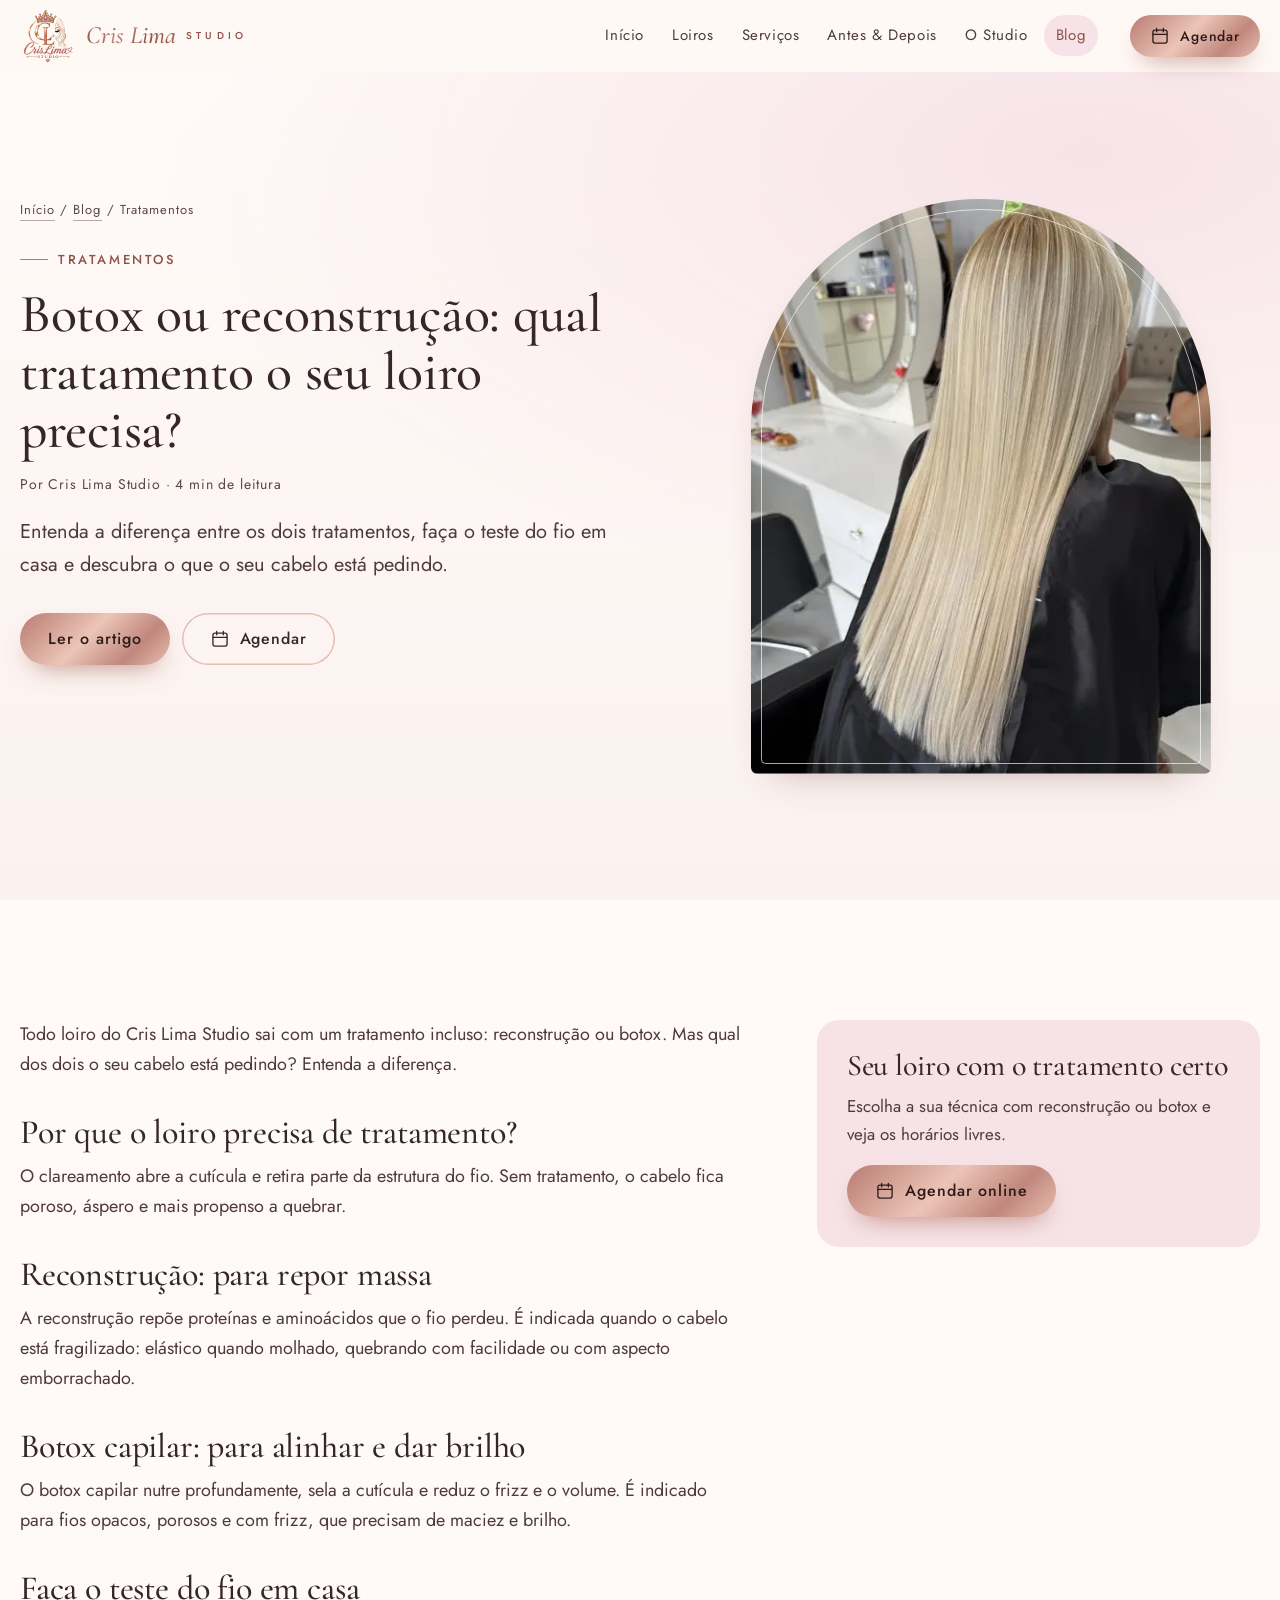
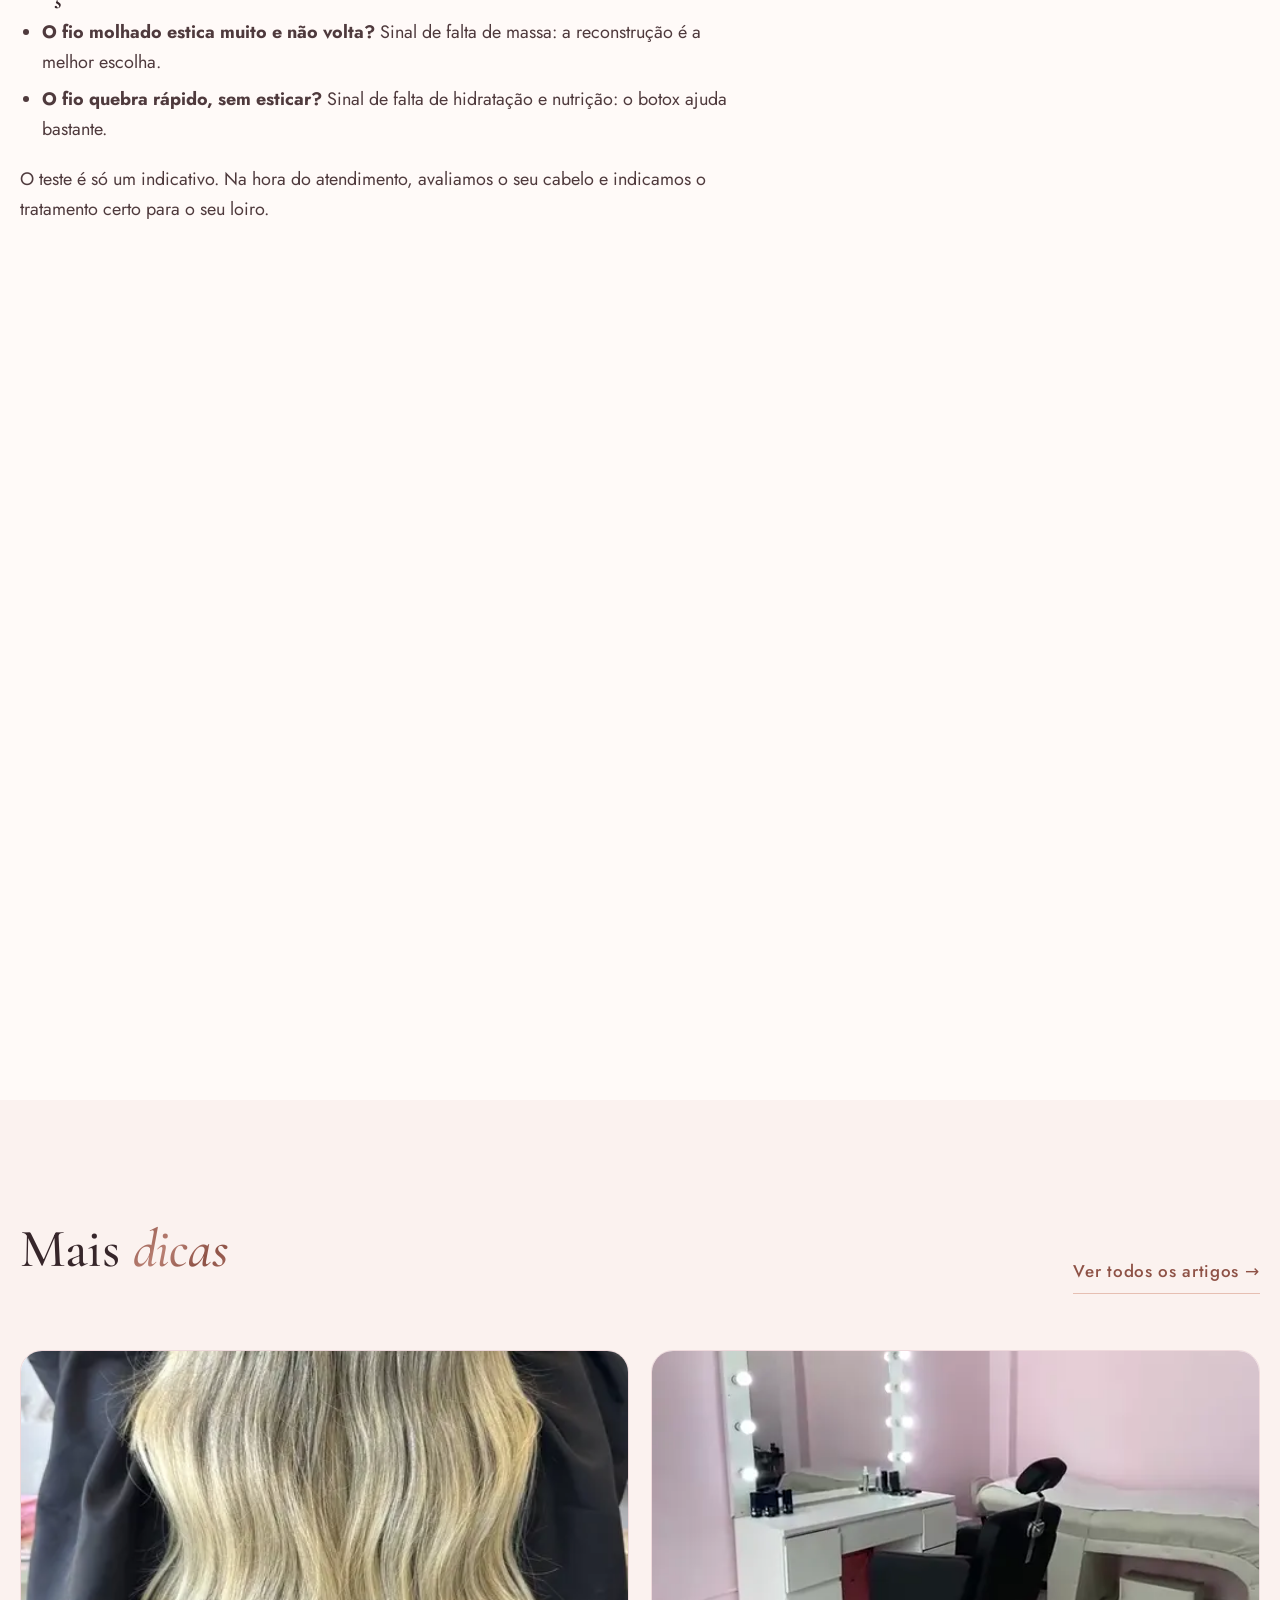
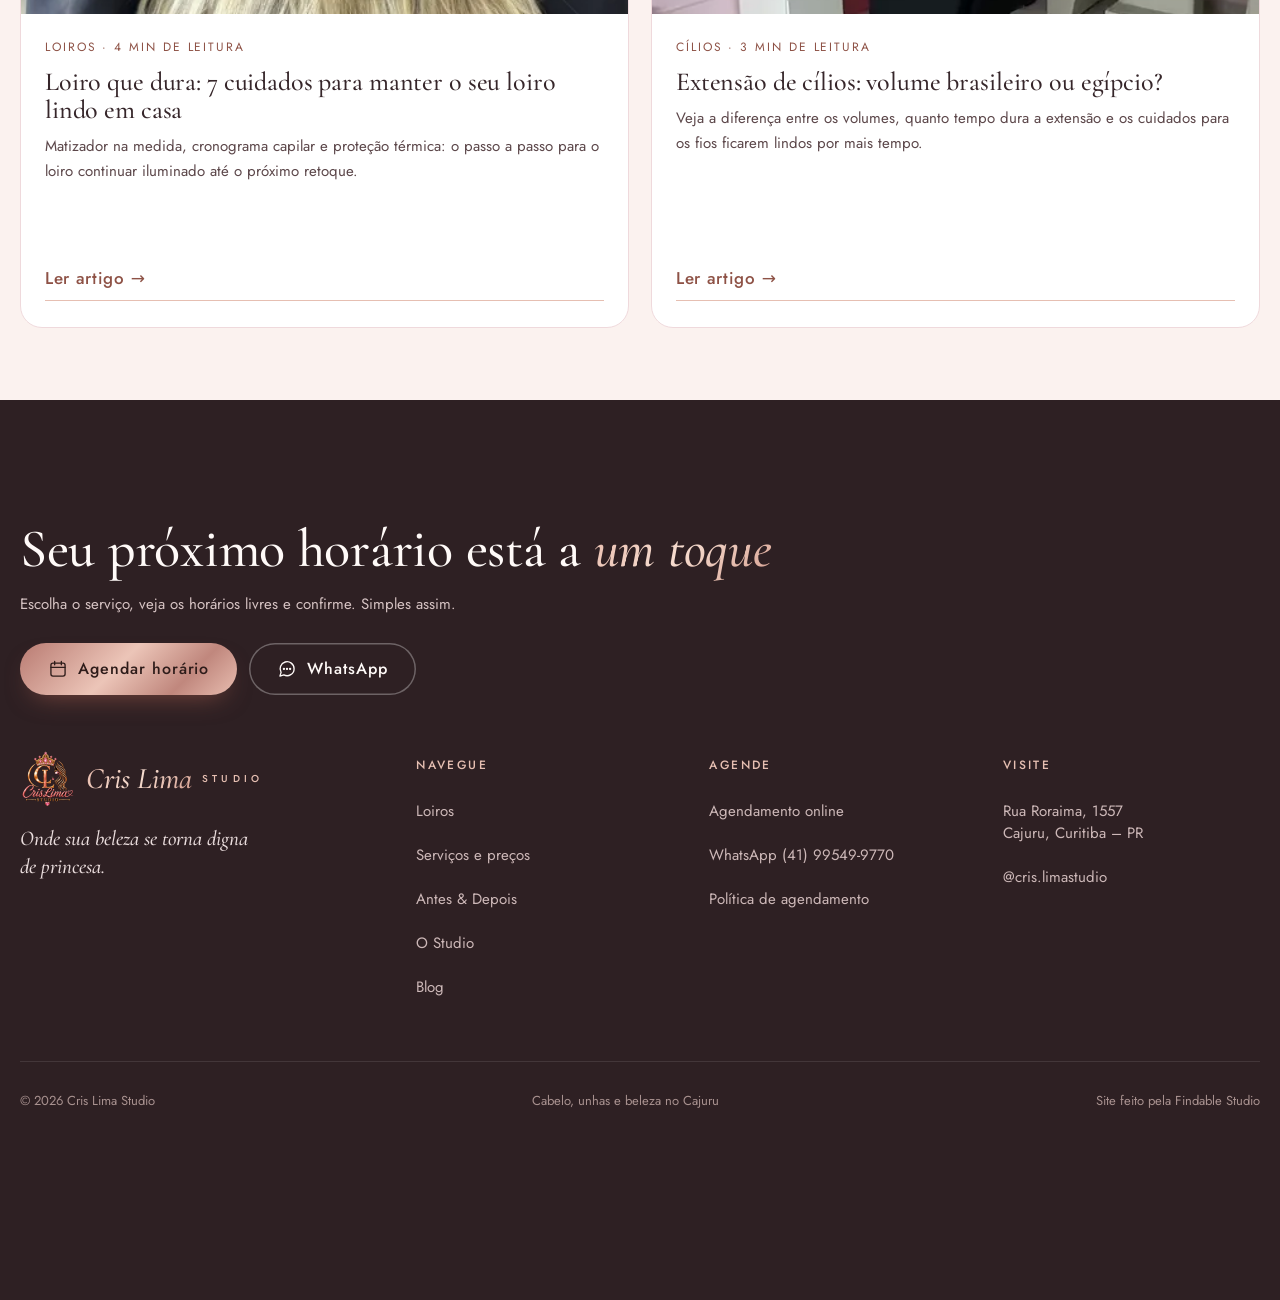
<file: blog/botox-ou-reconstrucao.html>
<!DOCTYPE html>
<html lang="pt-BR">
<head>
<meta charset="utf-8">
<meta name="viewport" content="width=device-width, initial-scale=1, viewport-fit=cover">
<meta name="color-scheme" content="light">
<meta name="theme-color" content="#fffaf8">
<title>Botox ou reconstrução: qual tratamento o seu loiro precisa? | Cris Lima Studio</title>
<meta name="description" content="Entenda a diferença entre os dois tratamentos, faça o teste do fio em casa e descubra o que o seu cabelo está pedindo.">
<link rel="canonical" href="https://crislimastudio.com.br/blog/botox-ou-reconstrucao.html">
<meta property="og:type" content="article">
<meta property="og:locale" content="pt_BR">
<meta property="og:site_name" content="Cris Lima Studio">
<meta property="og:title" content="Botox ou reconstrução: qual tratamento o seu loiro precisa? | Cris Lima Studio">
<meta property="og:description" content="Entenda a diferença entre os dois tratamentos, faça o teste do fio em casa e descubra o que o seu cabelo está pedindo.">
<meta property="og:url" content="https://crislimastudio.com.br/blog/botox-ou-reconstrucao.html">
<meta property="og:image" content="https://crislimastudio.com.br/img/compartilhar.jpg">
<meta property="og:image:width" content="1200">
<meta property="og:image:height" content="630">
<meta name="twitter:image" content="https://crislimastudio.com.br/img/compartilhar.jpg">
<meta name="twitter:card" content="summary_large_image">
<link rel="icon" href="../img/logo-sm.webp" type="image/webp">
<link rel="preconnect" href="https://fonts.googleapis.com">
<link rel="preconnect" href="https://fonts.gstatic.com" crossorigin>
<link rel="stylesheet" href="https://fonts.googleapis.com/css2?family=Cormorant+Garamond:ital,wght@0,400;0,500;0,600;1,400;1,500&family=Jost:wght@400;500&display=swap">
<link rel="stylesheet" href="../css/style.css">
<link rel="stylesheet" href="../assets/motion/motion.css">
<script>document.documentElement.classList.add('js')</script>
<script>document.documentElement.classList.add('m-enter');setTimeout(()=>document.documentElement.classList.add('m-enter-done'),700)</script>
</head>
<body class="telas" data-base="../">
<header class="top nav">
  <a class="sr" href="#conteudo">Pular para o conteúdo</a>
  <div class="wrap">
    <a class="brand" href="../index.html" aria-label="Cris Lima Studio, página inicial">
      <img src="../img/logo-sm.webp" alt="" width="56" height="56">
      <span><b>Cris Lima</b><small>STUDIO</small></span>
    </a>
    <nav class="menu" id="menu" aria-label="Menu principal">
      <a href="../index.html">Início</a>
      <a href="../loiros.html">Loiros</a>
      <a href="../servicos.html">Serviços</a>
      <a href="../galeria.html">Antes & Depois</a>
      <a href="../studio.html">O Studio</a>
      <a href="../blog.html" aria-current="page">Blog</a>
      <a class="btn btn-gold" href="../agendar.html#agenda"><svg viewBox="0 0 24 24" fill="none" stroke="currentColor" stroke-width="1.6" stroke-linecap="round" stroke-linejoin="round" aria-hidden="true"><rect x="3.5" y="5" width="17" height="15.5" rx="2.5"/><path d="M3.5 10h17M8 3v4M16 3v4"/></svg> Agendar horário</a>
    </nav>
    <a class="btn btn-gold btn-sm btn-agendar" href="../agendar.html#agenda"><svg viewBox="0 0 24 24" fill="none" stroke="currentColor" stroke-width="1.6" stroke-linecap="round" stroke-linejoin="round" aria-hidden="true"><rect x="3.5" y="5" width="17" height="15.5" rx="2.5"/><path d="M3.5 10h17M8 3v4M16 3v4"/></svg> Agendar</a>
    <button class="burger" type="button" aria-label="Abrir menu" aria-expanded="false" aria-controls="menu"><i></i></button>
  </div>
</header>
<main id="conteudo">
<!-- tasteskill: place · uma seção por tela (1440x900): abertura 1 · artigo 2 · mais dicas 1 · fechamento (rodapé) 1 -->
<section class="hero" data-enter>
  <div class="wrap">
    <div>
      <p class="crumbs"><a href="../index.html">Início</a> / <a href="../blog.html">Blog</a> / Tratamentos</p>
      <span class="eyebrow">Tratamentos</span>
      <h1>Botox ou reconstrução: qual tratamento o seu loiro precisa?</h1>
      <p class="post-meta">Por Cris Lima Studio · 4 min de leitura</p>
      <p class="lead">Entenda a diferença entre os dois tratamentos, faça o teste do fio em casa e descubra o que o seu cabelo está pedindo.</p>
      
      <div class="btns"><a class="btn btn-gold" href="#artigo">Ler o artigo</a>
        <a class="btn btn-line" href="../agendar.html?s=blonde-hair-botox"><svg viewBox="0 0 24 24" fill="none" stroke="currentColor" stroke-width="1.6" stroke-linecap="round" stroke-linejoin="round" aria-hidden="true"><rect x="3.5" y="5" width="17" height="15.5" rx="2.5"/><path d="M3.5 10h17M8 3v4M16 3v4"/></svg> Agendar</a></div>
    </div>
    <div class="hero-art">
      <div class="arch"><img data-enter-media src="../img/loiros-blonde-premium.webp" alt="Cabelo loiro platinado liso" width="480" height="640" fetchpriority="high"></div>
    </div>
  </div>
</section>

<section class="sec tela" id="artigo" style="--h:2">
  <div class="wrap post-grid">
    <article class="post">
      <p>Todo loiro do Cris Lima Studio sai com um tratamento incluso: reconstrução ou botox. Mas qual dos dois o seu cabelo está pedindo? Entenda a diferença.</p>
<h2>Por que o loiro precisa de tratamento?</h2>
<p>O clareamento abre a cutícula e retira parte da estrutura do fio. Sem tratamento, o cabelo fica poroso, áspero e mais propenso a quebrar.</p>
<h2>Reconstrução: para repor massa</h2>
<p>A reconstrução repõe proteínas e aminoácidos que o fio perdeu. É indicada quando o cabelo está fragilizado: elástico quando molhado, quebrando com facilidade ou com aspecto emborrachado.</p>
<h2>Botox capilar: para alinhar e dar brilho</h2>
<p>O botox capilar nutre profundamente, sela a cutícula e reduz o frizz e o volume. É indicado para fios opacos, porosos e com frizz, que precisam de maciez e brilho.</p>
<h2>Faça o teste do fio em casa</h2>
<ul>
<li><strong>O fio molhado estica muito e não volta?</strong> Sinal de falta de massa: a reconstrução é a melhor escolha.</li>
<li><strong>O fio quebra rápido, sem esticar?</strong> Sinal de falta de hidratação e nutrição: o botox ajuda bastante.</li>
</ul>
<p>O teste é só um indicativo. Na hora do atendimento, avaliamos o seu cabelo e indicamos o tratamento certo para o seu loiro.</p>
    </article>
    <aside class="post-aside">
      <div class="callout">
        <h3>Seu loiro com o tratamento certo</h3>
        <p>Escolha a sua técnica com reconstrução ou botox e veja os horários livres.</p>
        <div class="btns"><a class="btn btn-gold" href="../agendar.html?s=blonde-hair-botox"><svg viewBox="0 0 24 24" fill="none" stroke="currentColor" stroke-width="1.6" stroke-linecap="round" stroke-linejoin="round" aria-hidden="true"><rect x="3.5" y="5" width="17" height="15.5" rx="2.5"/><path d="M3.5 10h17M8 3v4M16 3v4"/></svg> Agendar online</a></div>
      </div>
    </aside>
  </div>
</section>

<section class="sec alt tela" id="mais-dicas">
  <div class="wrap col">
    <div class="sec-head row">
      <h2>Mais <em>dicas</em></h2>
      <a class="link" href="../blog.html">Ver todos os artigos</a>
    </div>
    <div class="posts fill">
      <a class="post-card" href="../blog/cuidados-com-loiro.html" data-reveal>
        <div class="thumb"><img src="../img/loiros-blonde-hair.webp" alt="Cabelo loiro ondulado com raiz esfumada" width="480" height="640" decoding="async"></div>
        <div class="body"><span class="cat">Loiros · 4 min de leitura</span><h3>Loiro que dura: 7 cuidados para manter o seu loiro lindo em casa</h3><p>Matizador na medida, cronograma capilar e proteção térmica: o passo a passo para o loiro continuar iluminado até o próximo retoque.</p><span class="link">Ler artigo</span></div>
      </a>
      <a class="post-card" href="../blog/extensao-de-cilios.html" data-reveal>
        <div class="thumb"><img src="../img/studio-beleza.webp" alt="Sala de beleza do studio, com maca e espelho de maquiagem" width="480" height="640" decoding="async"></div>
        <div class="body"><span class="cat">Cílios · 3 min de leitura</span><h3>Extensão de cílios: volume brasileiro ou egípcio?</h3><p>Veja a diferença entre os volumes, quanto tempo dura a extensão e os cuidados para os fios ficarem lindos por mais tempo.</p><span class="link">Ler artigo</span></div>
      </a>
    </div>
  </div>
</section>
</main>
<footer class="foot closing">
  <div class="wrap">
    <div class="close">
      <h2>Seu próximo horário está a <em>um toque</em></h2>
      <p>Escolha o serviço, veja os horários livres e confirme. Simples assim.</p>
      <div class="btns">
        <a class="btn btn-gold" href="../agendar.html#agenda"><svg viewBox="0 0 24 24" fill="none" stroke="currentColor" stroke-width="1.6" stroke-linecap="round" stroke-linejoin="round" aria-hidden="true"><rect x="3.5" y="5" width="17" height="15.5" rx="2.5"/><path d="M3.5 10h17M8 3v4M16 3v4"/></svg> Agendar horário</a>
        <a class="btn btn-line" href="https://wa.me/5541995499770?text=Ol%C3%A1!%20Quero%20agendar%20um%20hor%C3%A1rio%20no%20Cris%20Lima%20Studio." target="_blank" rel="noopener"><svg viewBox="0 0 24 24" fill="none" stroke="currentColor" stroke-width="1.6" stroke-linecap="round" stroke-linejoin="round" aria-hidden="true"><path d="M20.5 11.6a8.4 8.4 0 0 1-12.3 7.5L3.5 20.5l1.4-4.5A8.4 8.4 0 1 1 20.5 11.6z"/><circle cx="8.3" cy="11.8" r=".6" fill="currentColor"/><circle cx="12" cy="11.8" r=".6" fill="currentColor"/><circle cx="15.7" cy="11.8" r=".6" fill="currentColor"/></svg> WhatsApp</a>
      </div>
    </div>
    <div class="foot-grid">
      <div>
      <a class="brand" href="../index.html"><img src="../img/logo-escuro.webp" alt="" width="56" height="56" loading="lazy"><span><b>Cris Lima</b><small>STUDIO</small></span></a>
      <p class="tagline">Onde sua beleza se torna digna de princesa.</p>
    </div>
    <div>
      <h3>Navegue</h3>
      <ul>
        <li><a href="../loiros.html">Loiros</a></li>
        <li><a href="../servicos.html">Serviços e preços</a></li>
        <li><a href="../galeria.html">Antes &amp; Depois</a></li>
        <li><a href="../studio.html">O Studio</a></li>
        <li><a href="../blog.html">Blog</a></li>
      </ul>
    </div>
    <div>
      <h3>Agende</h3>
      <ul>
        <li><a href="../agendar.html#agenda">Agendamento online</a></li>
        <li><a href="https://wa.me/5541995499770?text=Ol%C3%A1!%20Quero%20agendar%20um%20hor%C3%A1rio%20no%20Cris%20Lima%20Studio." target="_blank" rel="noopener">WhatsApp (41) 99549-9770</a></li>
        <li><a href="../agendar.html#politica">Política de agendamento</a></li>
      </ul>
    </div>
    <div>
      <h3>Visite</h3>
      <ul>
        <li><a href="https://www.google.com/maps/search/?api=1&query=Rua%20Roraima%2C%201557%2C%20Cajuru%2C%20Curitiba%20-%20PR" target="_blank" rel="noopener">Rua Roraima, 1557<br>Cajuru, Curitiba – PR</a></li>
        <li><a href="https://instagram.com/cris.limastudio" target="_blank" rel="noopener">@cris.limastudio</a></li>
      </ul>
    </div>
    <div class="legal"><span>© <span data-year>2026</span> Cris Lima Studio</span><span>Cabelo, unhas e beleza no Cajuru</span><span class="credito">Site feito pela Findable Studio</span></div>
    </div>
  </div>
</footer>
<div class="mbar">
  <a class="btn btn-gold" href="../agendar.html#agenda"><svg viewBox="0 0 24 24" fill="none" stroke="currentColor" stroke-width="1.6" stroke-linecap="round" stroke-linejoin="round" aria-hidden="true"><rect x="3.5" y="5" width="17" height="15.5" rx="2.5"/><path d="M3.5 10h17M8 3v4M16 3v4"/></svg> Agendar horário</a>
  <a class="btn btn-wa" href="https://wa.me/5541995499770?text=Ol%C3%A1!%20Quero%20agendar%20um%20hor%C3%A1rio%20no%20Cris%20Lima%20Studio." target="_blank" rel="noopener" aria-label="Falar no WhatsApp"><svg viewBox="0 0 24 24" fill="none" stroke="currentColor" stroke-width="1.6" stroke-linecap="round" stroke-linejoin="round" aria-hidden="true"><path d="M20.5 11.6a8.4 8.4 0 0 1-12.3 7.5L3.5 20.5l1.4-4.5A8.4 8.4 0 1 1 20.5 11.6z"/><circle cx="8.3" cy="11.8" r=".6" fill="currentColor"/><circle cx="12" cy="11.8" r=".6" fill="currentColor"/><circle cx="15.7" cy="11.8" r=".6" fill="currentColor"/></svg></a>
</div>
<script src="../js/dados.js"></script>
<script src="../js/site.js"></script>
<script type="module" src="../assets/motion/motion.js"></script>
</body>
</html>
</file>
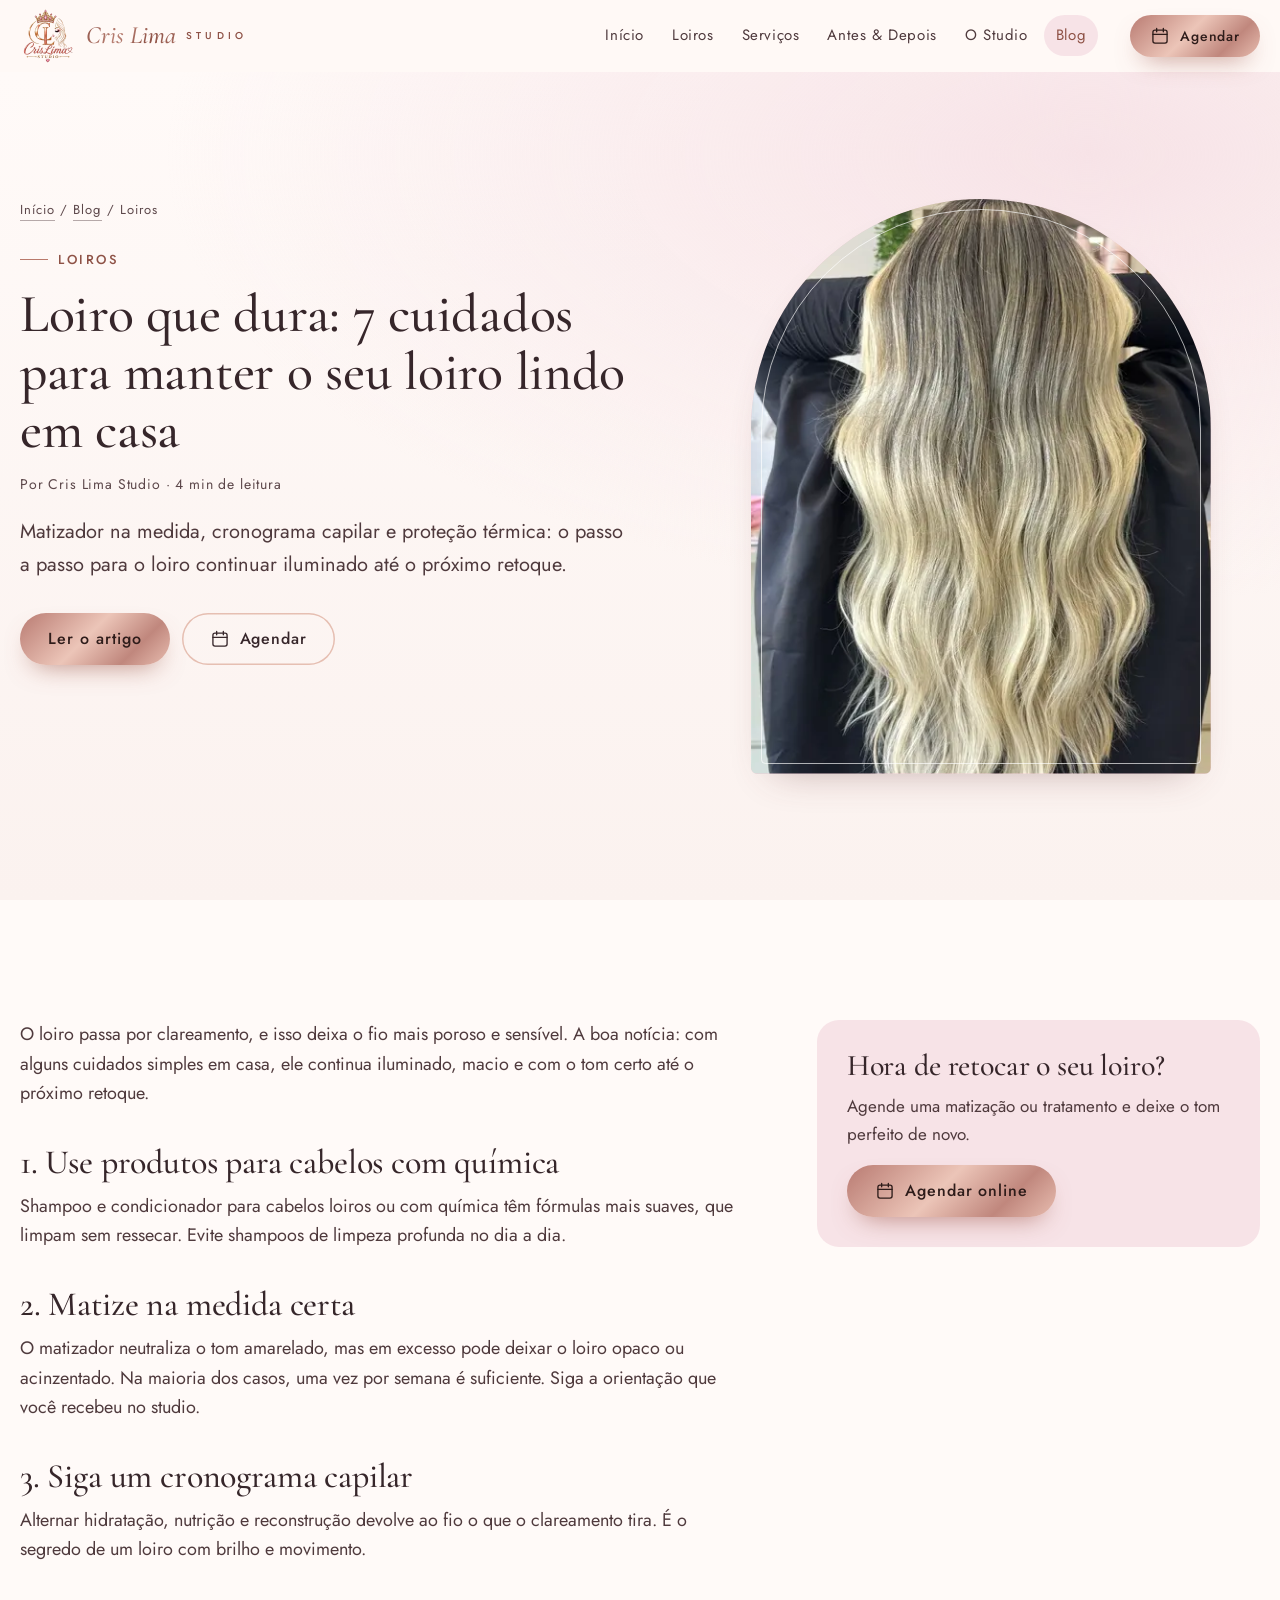
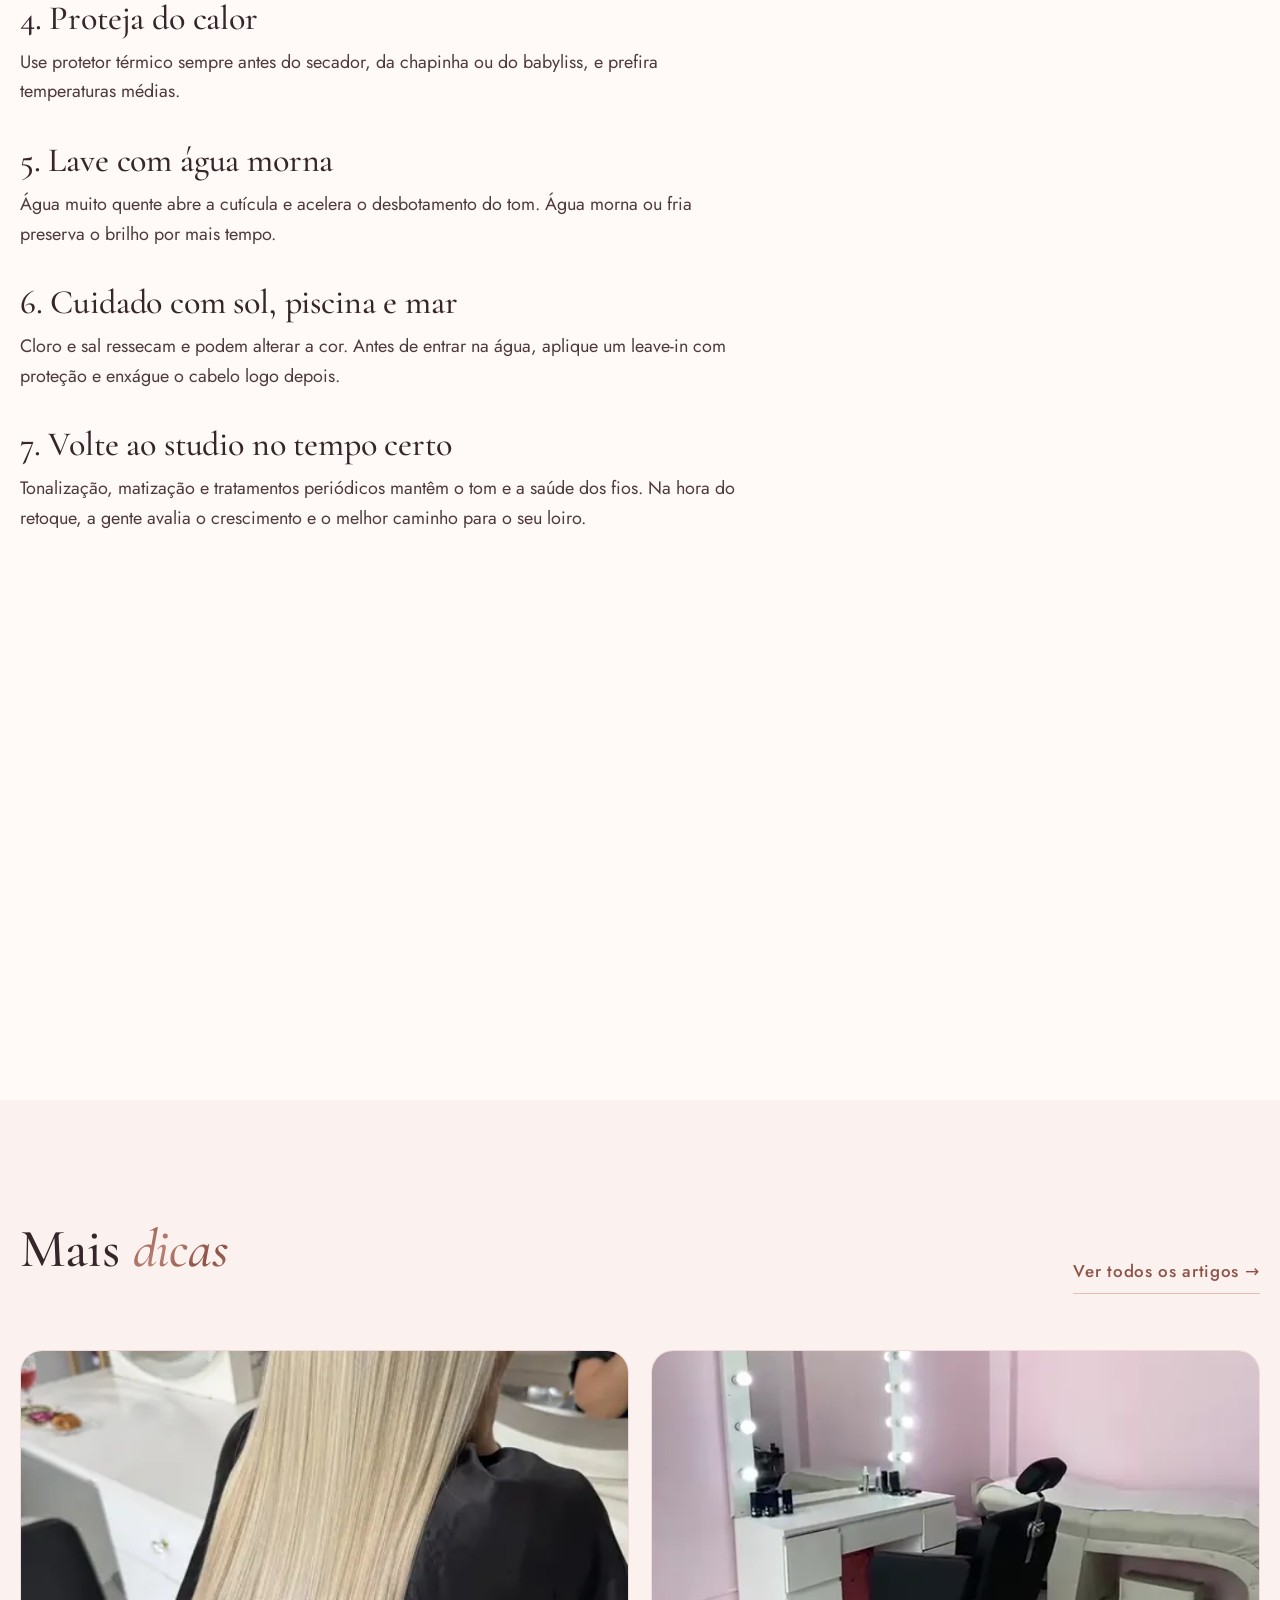
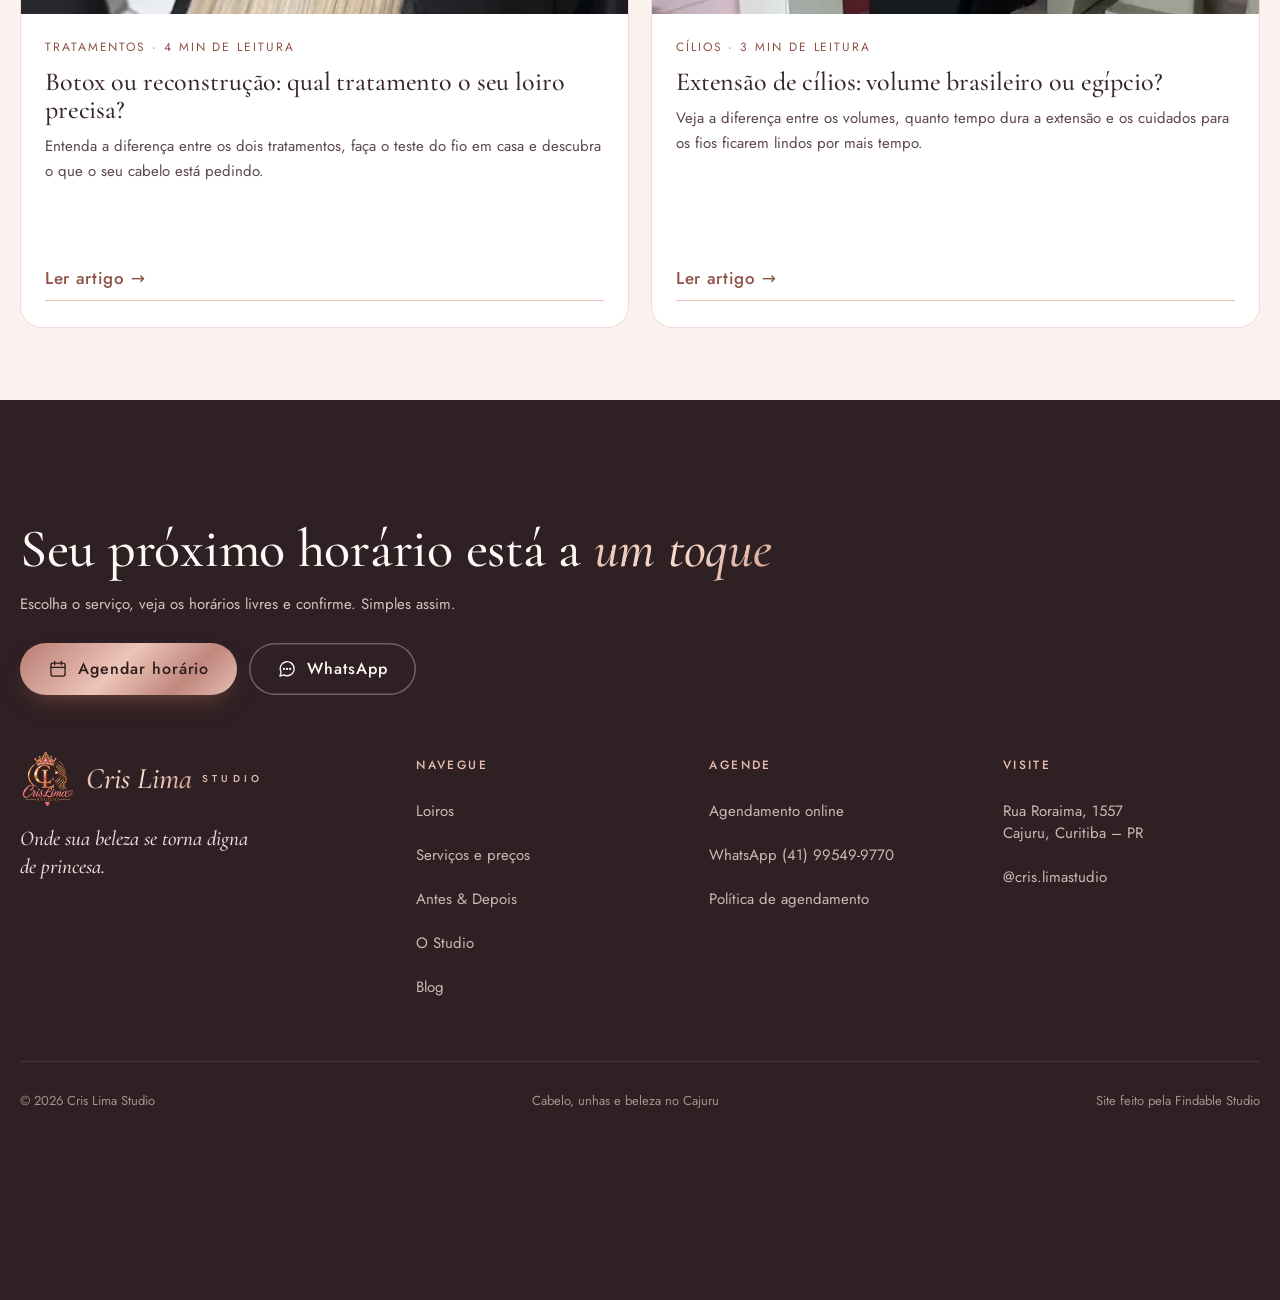
<file: blog/cuidados-com-loiro.html>
<!DOCTYPE html>
<html lang="pt-BR">
<head>
<meta charset="utf-8">
<meta name="viewport" content="width=device-width, initial-scale=1, viewport-fit=cover">
<meta name="color-scheme" content="light">
<meta name="theme-color" content="#fffaf8">
<title>Loiro que dura: 7 cuidados para manter o seu loiro lindo em casa | Cris Lima Studio</title>
<meta name="description" content="Matizador na medida, cronograma capilar e proteção térmica: o passo a passo para o loiro continuar iluminado até o próximo retoque.">
<link rel="canonical" href="https://crislimastudio.com.br/blog/cuidados-com-loiro.html">
<meta property="og:type" content="article">
<meta property="og:locale" content="pt_BR">
<meta property="og:site_name" content="Cris Lima Studio">
<meta property="og:title" content="Loiro que dura: 7 cuidados para manter o seu loiro lindo em casa | Cris Lima Studio">
<meta property="og:description" content="Matizador na medida, cronograma capilar e proteção térmica: o passo a passo para o loiro continuar iluminado até o próximo retoque.">
<meta property="og:url" content="https://crislimastudio.com.br/blog/cuidados-com-loiro.html">
<meta property="og:image" content="https://crislimastudio.com.br/img/compartilhar.jpg">
<meta property="og:image:width" content="1200">
<meta property="og:image:height" content="630">
<meta name="twitter:image" content="https://crislimastudio.com.br/img/compartilhar.jpg">
<meta name="twitter:card" content="summary_large_image">
<link rel="icon" href="../img/logo-sm.webp" type="image/webp">
<link rel="preconnect" href="https://fonts.googleapis.com">
<link rel="preconnect" href="https://fonts.gstatic.com" crossorigin>
<link rel="stylesheet" href="https://fonts.googleapis.com/css2?family=Cormorant+Garamond:ital,wght@0,400;0,500;0,600;1,400;1,500&family=Jost:wght@400;500&display=swap">
<link rel="stylesheet" href="../css/style.css">
<link rel="stylesheet" href="../assets/motion/motion.css">
<script>document.documentElement.classList.add('js')</script>
<script>document.documentElement.classList.add('m-enter');setTimeout(()=>document.documentElement.classList.add('m-enter-done'),700)</script>
</head>
<body class="telas" data-base="../">
<header class="top nav">
  <a class="sr" href="#conteudo">Pular para o conteúdo</a>
  <div class="wrap">
    <a class="brand" href="../index.html" aria-label="Cris Lima Studio, página inicial">
      <img src="../img/logo-sm.webp" alt="" width="56" height="56">
      <span><b>Cris Lima</b><small>STUDIO</small></span>
    </a>
    <nav class="menu" id="menu" aria-label="Menu principal">
      <a href="../index.html">Início</a>
      <a href="../loiros.html">Loiros</a>
      <a href="../servicos.html">Serviços</a>
      <a href="../galeria.html">Antes & Depois</a>
      <a href="../studio.html">O Studio</a>
      <a href="../blog.html" aria-current="page">Blog</a>
      <a class="btn btn-gold" href="../agendar.html#agenda"><svg viewBox="0 0 24 24" fill="none" stroke="currentColor" stroke-width="1.6" stroke-linecap="round" stroke-linejoin="round" aria-hidden="true"><rect x="3.5" y="5" width="17" height="15.5" rx="2.5"/><path d="M3.5 10h17M8 3v4M16 3v4"/></svg> Agendar horário</a>
    </nav>
    <a class="btn btn-gold btn-sm btn-agendar" href="../agendar.html#agenda"><svg viewBox="0 0 24 24" fill="none" stroke="currentColor" stroke-width="1.6" stroke-linecap="round" stroke-linejoin="round" aria-hidden="true"><rect x="3.5" y="5" width="17" height="15.5" rx="2.5"/><path d="M3.5 10h17M8 3v4M16 3v4"/></svg> Agendar</a>
    <button class="burger" type="button" aria-label="Abrir menu" aria-expanded="false" aria-controls="menu"><i></i></button>
  </div>
</header>
<main id="conteudo">
<!-- tasteskill: place · uma seção por tela (1440x900): abertura 1 · artigo 2 · mais dicas 1 · fechamento (rodapé) 1 -->
<section class="hero" data-enter>
  <div class="wrap">
    <div>
      <p class="crumbs"><a href="../index.html">Início</a> / <a href="../blog.html">Blog</a> / Loiros</p>
      <span class="eyebrow">Loiros</span>
      <h1>Loiro que dura: 7 cuidados para manter o seu loiro lindo em casa</h1>
      <p class="post-meta">Por Cris Lima Studio · 4 min de leitura</p>
      <p class="lead">Matizador na medida, cronograma capilar e proteção térmica: o passo a passo para o loiro continuar iluminado até o próximo retoque.</p>
      
      <div class="btns"><a class="btn btn-gold" href="#artigo">Ler o artigo</a>
        <a class="btn btn-line" href="../agendar.html?s=matizacao"><svg viewBox="0 0 24 24" fill="none" stroke="currentColor" stroke-width="1.6" stroke-linecap="round" stroke-linejoin="round" aria-hidden="true"><rect x="3.5" y="5" width="17" height="15.5" rx="2.5"/><path d="M3.5 10h17M8 3v4M16 3v4"/></svg> Agendar</a></div>
    </div>
    <div class="hero-art">
      <div class="arch"><img data-enter-media src="../img/loiros-blonde-hair.webp" alt="Cabelo loiro ondulado com raiz esfumada" width="480" height="640" fetchpriority="high"></div>
    </div>
  </div>
</section>

<section class="sec tela" id="artigo" style="--h:2">
  <div class="wrap post-grid">
    <article class="post">
      <p>O loiro passa por clareamento, e isso deixa o fio mais poroso e sensível. A boa notícia: com alguns cuidados simples em casa, ele continua iluminado, macio e com o tom certo até o próximo retoque.</p>
<h2>1. Use produtos para cabelos com química</h2>
<p>Shampoo e condicionador para cabelos loiros ou com química têm fórmulas mais suaves, que limpam sem ressecar. Evite shampoos de limpeza profunda no dia a dia.</p>
<h2>2. Matize na medida certa</h2>
<p>O matizador neutraliza o tom amarelado, mas em excesso pode deixar o loiro opaco ou acinzentado. Na maioria dos casos, uma vez por semana é suficiente. Siga a orientação que você recebeu no studio.</p>
<h2>3. Siga um cronograma capilar</h2>
<p>Alternar hidratação, nutrição e reconstrução devolve ao fio o que o clareamento tira. É o segredo de um loiro com brilho e movimento.</p>
<h2>4. Proteja do calor</h2>
<p>Use protetor térmico sempre antes do secador, da chapinha ou do babyliss, e prefira temperaturas médias.</p>
<h2>5. Lave com água morna</h2>
<p>Água muito quente abre a cutícula e acelera o desbotamento do tom. Água morna ou fria preserva o brilho por mais tempo.</p>
<h2>6. Cuidado com sol, piscina e mar</h2>
<p>Cloro e sal ressecam e podem alterar a cor. Antes de entrar na água, aplique um leave-in com proteção e enxágue o cabelo logo depois.</p>
<h2>7. Volte ao studio no tempo certo</h2>
<p>Tonalização, matização e tratamentos periódicos mantêm o tom e a saúde dos fios. Na hora do retoque, a gente avalia o crescimento e o melhor caminho para o seu loiro.</p>
    </article>
    <aside class="post-aside">
      <div class="callout">
        <h3>Hora de retocar o seu loiro?</h3>
        <p>Agende uma matização ou tratamento e deixe o tom perfeito de novo.</p>
        <div class="btns"><a class="btn btn-gold" href="../agendar.html?s=matizacao"><svg viewBox="0 0 24 24" fill="none" stroke="currentColor" stroke-width="1.6" stroke-linecap="round" stroke-linejoin="round" aria-hidden="true"><rect x="3.5" y="5" width="17" height="15.5" rx="2.5"/><path d="M3.5 10h17M8 3v4M16 3v4"/></svg> Agendar online</a></div>
      </div>
    </aside>
  </div>
</section>

<section class="sec alt tela" id="mais-dicas">
  <div class="wrap col">
    <div class="sec-head row">
      <h2>Mais <em>dicas</em></h2>
      <a class="link" href="../blog.html">Ver todos os artigos</a>
    </div>
    <div class="posts fill">
      <a class="post-card" href="../blog/botox-ou-reconstrucao.html" data-reveal>
        <div class="thumb"><img src="../img/loiros-blonde-premium.webp" alt="Cabelo loiro platinado liso" width="480" height="640" decoding="async"></div>
        <div class="body"><span class="cat">Tratamentos · 4 min de leitura</span><h3>Botox ou reconstrução: qual tratamento o seu loiro precisa?</h3><p>Entenda a diferença entre os dois tratamentos, faça o teste do fio em casa e descubra o que o seu cabelo está pedindo.</p><span class="link">Ler artigo</span></div>
      </a>
      <a class="post-card" href="../blog/extensao-de-cilios.html" data-reveal>
        <div class="thumb"><img src="../img/studio-beleza.webp" alt="Sala de beleza do studio, com maca e espelho de maquiagem" width="480" height="640" decoding="async"></div>
        <div class="body"><span class="cat">Cílios · 3 min de leitura</span><h3>Extensão de cílios: volume brasileiro ou egípcio?</h3><p>Veja a diferença entre os volumes, quanto tempo dura a extensão e os cuidados para os fios ficarem lindos por mais tempo.</p><span class="link">Ler artigo</span></div>
      </a>
    </div>
  </div>
</section>
</main>
<footer class="foot closing">
  <div class="wrap">
    <div class="close">
      <h2>Seu próximo horário está a <em>um toque</em></h2>
      <p>Escolha o serviço, veja os horários livres e confirme. Simples assim.</p>
      <div class="btns">
        <a class="btn btn-gold" href="../agendar.html#agenda"><svg viewBox="0 0 24 24" fill="none" stroke="currentColor" stroke-width="1.6" stroke-linecap="round" stroke-linejoin="round" aria-hidden="true"><rect x="3.5" y="5" width="17" height="15.5" rx="2.5"/><path d="M3.5 10h17M8 3v4M16 3v4"/></svg> Agendar horário</a>
        <a class="btn btn-line" href="https://wa.me/5541995499770?text=Ol%C3%A1!%20Quero%20agendar%20um%20hor%C3%A1rio%20no%20Cris%20Lima%20Studio." target="_blank" rel="noopener"><svg viewBox="0 0 24 24" fill="none" stroke="currentColor" stroke-width="1.6" stroke-linecap="round" stroke-linejoin="round" aria-hidden="true"><path d="M20.5 11.6a8.4 8.4 0 0 1-12.3 7.5L3.5 20.5l1.4-4.5A8.4 8.4 0 1 1 20.5 11.6z"/><circle cx="8.3" cy="11.8" r=".6" fill="currentColor"/><circle cx="12" cy="11.8" r=".6" fill="currentColor"/><circle cx="15.7" cy="11.8" r=".6" fill="currentColor"/></svg> WhatsApp</a>
      </div>
    </div>
    <div class="foot-grid">
      <div>
      <a class="brand" href="../index.html"><img src="../img/logo-escuro.webp" alt="" width="56" height="56" loading="lazy"><span><b>Cris Lima</b><small>STUDIO</small></span></a>
      <p class="tagline">Onde sua beleza se torna digna de princesa.</p>
    </div>
    <div>
      <h3>Navegue</h3>
      <ul>
        <li><a href="../loiros.html">Loiros</a></li>
        <li><a href="../servicos.html">Serviços e preços</a></li>
        <li><a href="../galeria.html">Antes &amp; Depois</a></li>
        <li><a href="../studio.html">O Studio</a></li>
        <li><a href="../blog.html">Blog</a></li>
      </ul>
    </div>
    <div>
      <h3>Agende</h3>
      <ul>
        <li><a href="../agendar.html#agenda">Agendamento online</a></li>
        <li><a href="https://wa.me/5541995499770?text=Ol%C3%A1!%20Quero%20agendar%20um%20hor%C3%A1rio%20no%20Cris%20Lima%20Studio." target="_blank" rel="noopener">WhatsApp (41) 99549-9770</a></li>
        <li><a href="../agendar.html#politica">Política de agendamento</a></li>
      </ul>
    </div>
    <div>
      <h3>Visite</h3>
      <ul>
        <li><a href="https://www.google.com/maps/search/?api=1&query=Rua%20Roraima%2C%201557%2C%20Cajuru%2C%20Curitiba%20-%20PR" target="_blank" rel="noopener">Rua Roraima, 1557<br>Cajuru, Curitiba – PR</a></li>
        <li><a href="https://instagram.com/cris.limastudio" target="_blank" rel="noopener">@cris.limastudio</a></li>
      </ul>
    </div>
    <div class="legal"><span>© <span data-year>2026</span> Cris Lima Studio</span><span>Cabelo, unhas e beleza no Cajuru</span><span class="credito">Site feito pela Findable Studio</span></div>
    </div>
  </div>
</footer>
<div class="mbar">
  <a class="btn btn-gold" href="../agendar.html#agenda"><svg viewBox="0 0 24 24" fill="none" stroke="currentColor" stroke-width="1.6" stroke-linecap="round" stroke-linejoin="round" aria-hidden="true"><rect x="3.5" y="5" width="17" height="15.5" rx="2.5"/><path d="M3.5 10h17M8 3v4M16 3v4"/></svg> Agendar horário</a>
  <a class="btn btn-wa" href="https://wa.me/5541995499770?text=Ol%C3%A1!%20Quero%20agendar%20um%20hor%C3%A1rio%20no%20Cris%20Lima%20Studio." target="_blank" rel="noopener" aria-label="Falar no WhatsApp"><svg viewBox="0 0 24 24" fill="none" stroke="currentColor" stroke-width="1.6" stroke-linecap="round" stroke-linejoin="round" aria-hidden="true"><path d="M20.5 11.6a8.4 8.4 0 0 1-12.3 7.5L3.5 20.5l1.4-4.5A8.4 8.4 0 1 1 20.5 11.6z"/><circle cx="8.3" cy="11.8" r=".6" fill="currentColor"/><circle cx="12" cy="11.8" r=".6" fill="currentColor"/><circle cx="15.7" cy="11.8" r=".6" fill="currentColor"/></svg></a>
</div>
<script src="../js/dados.js"></script>
<script src="../js/site.js"></script>
<script type="module" src="../assets/motion/motion.js"></script>
</body>
</html>
</file>
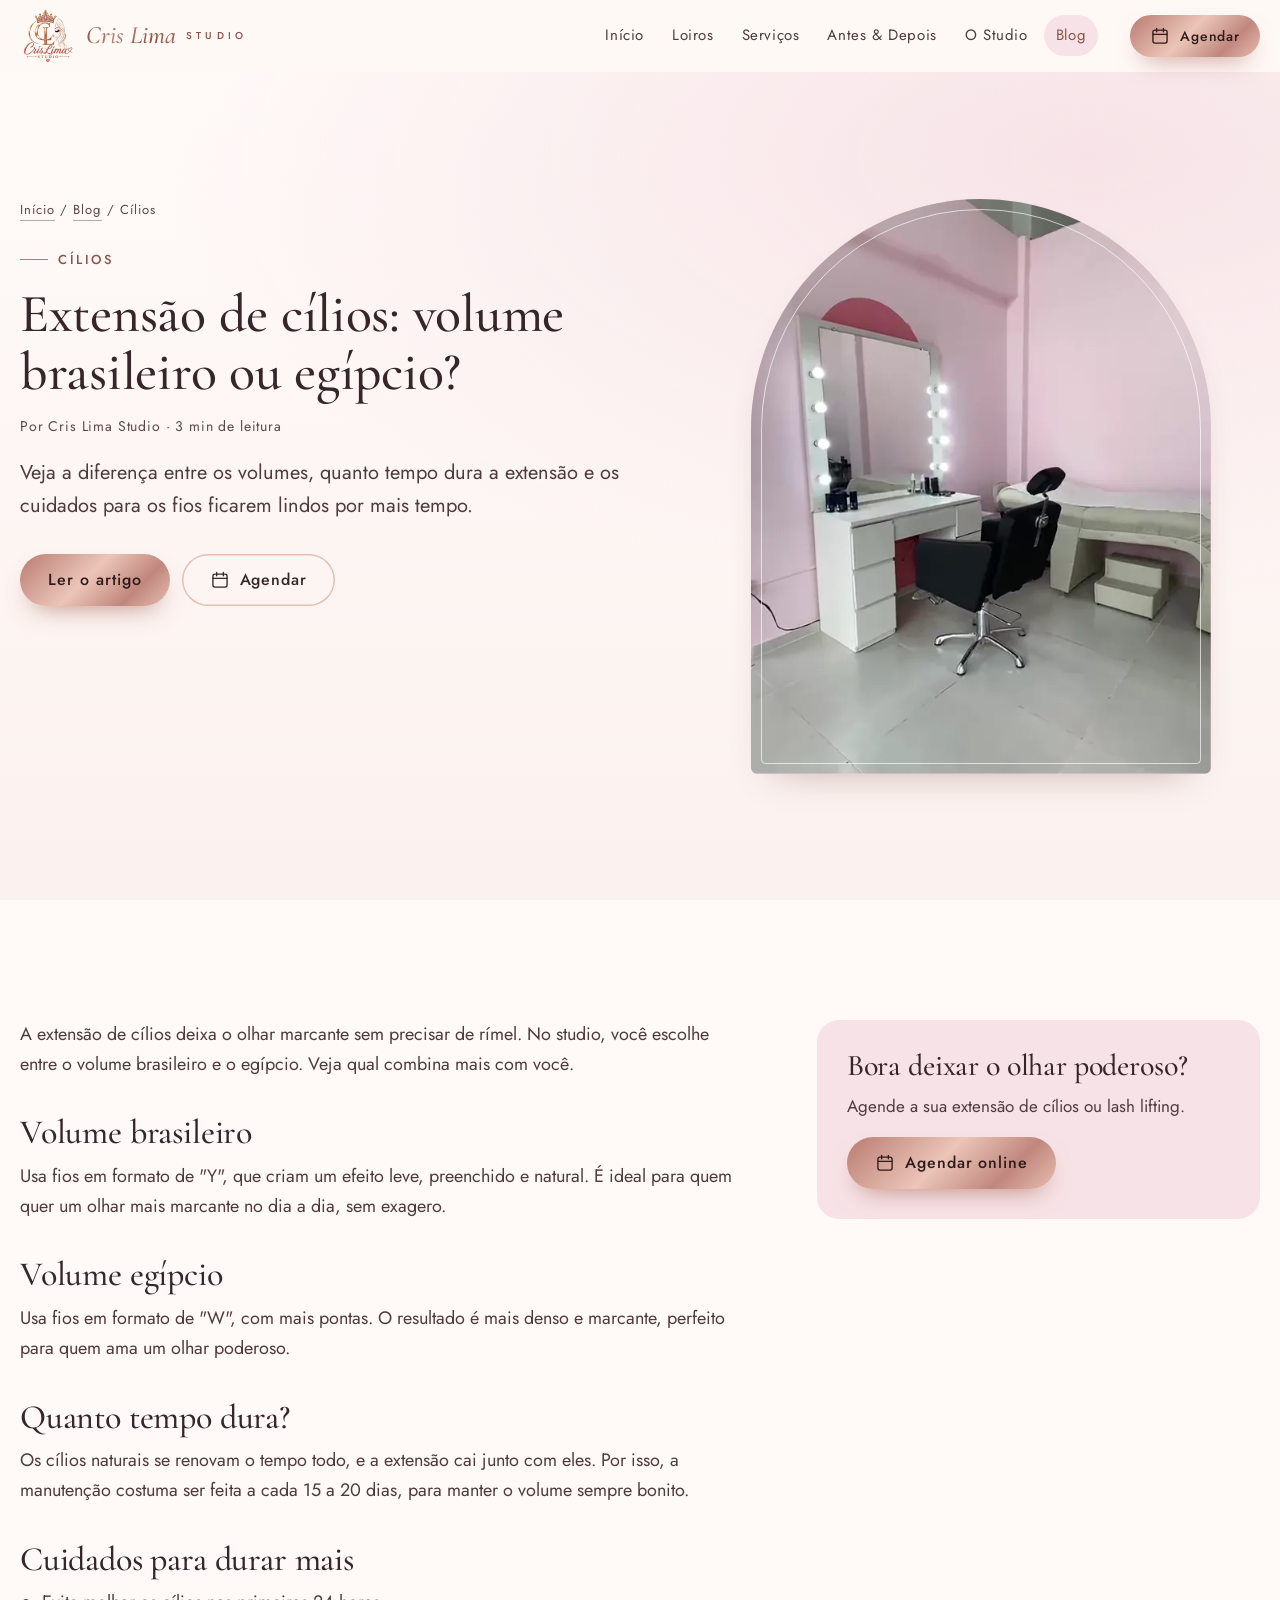
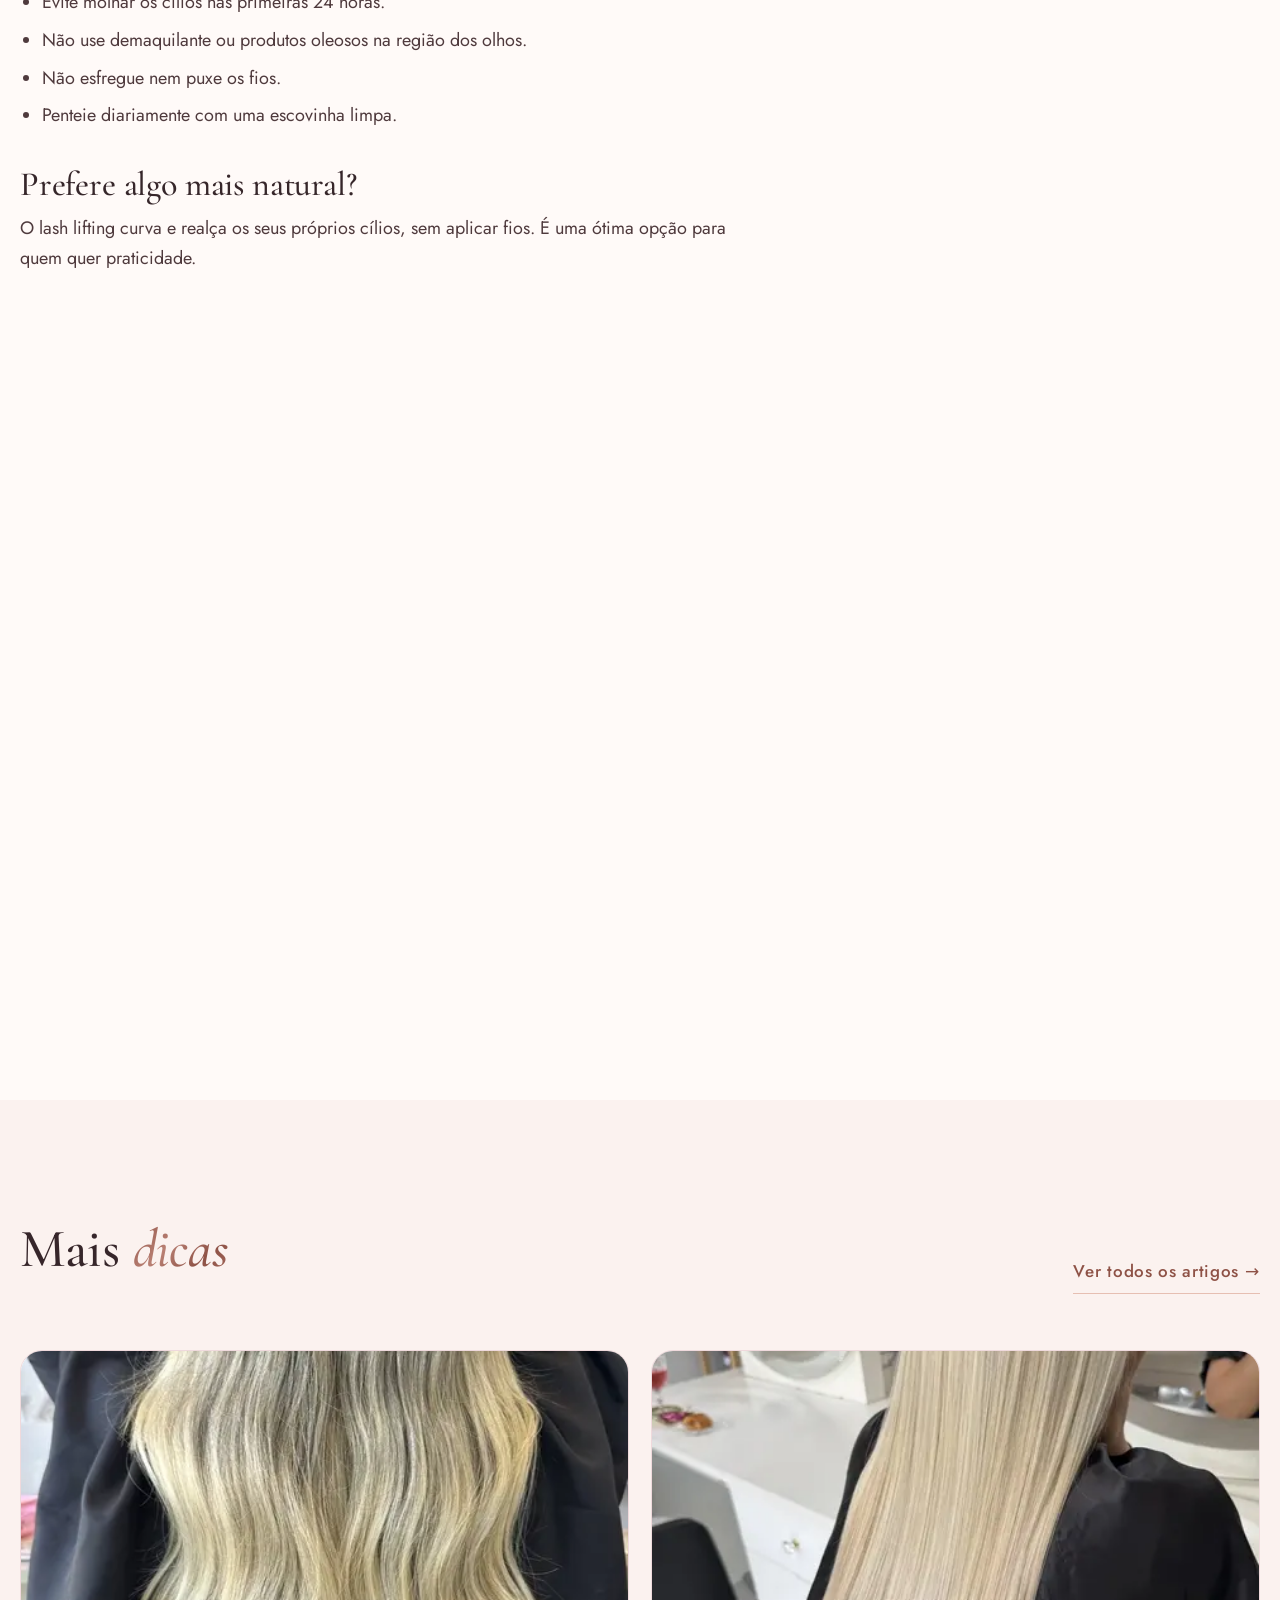
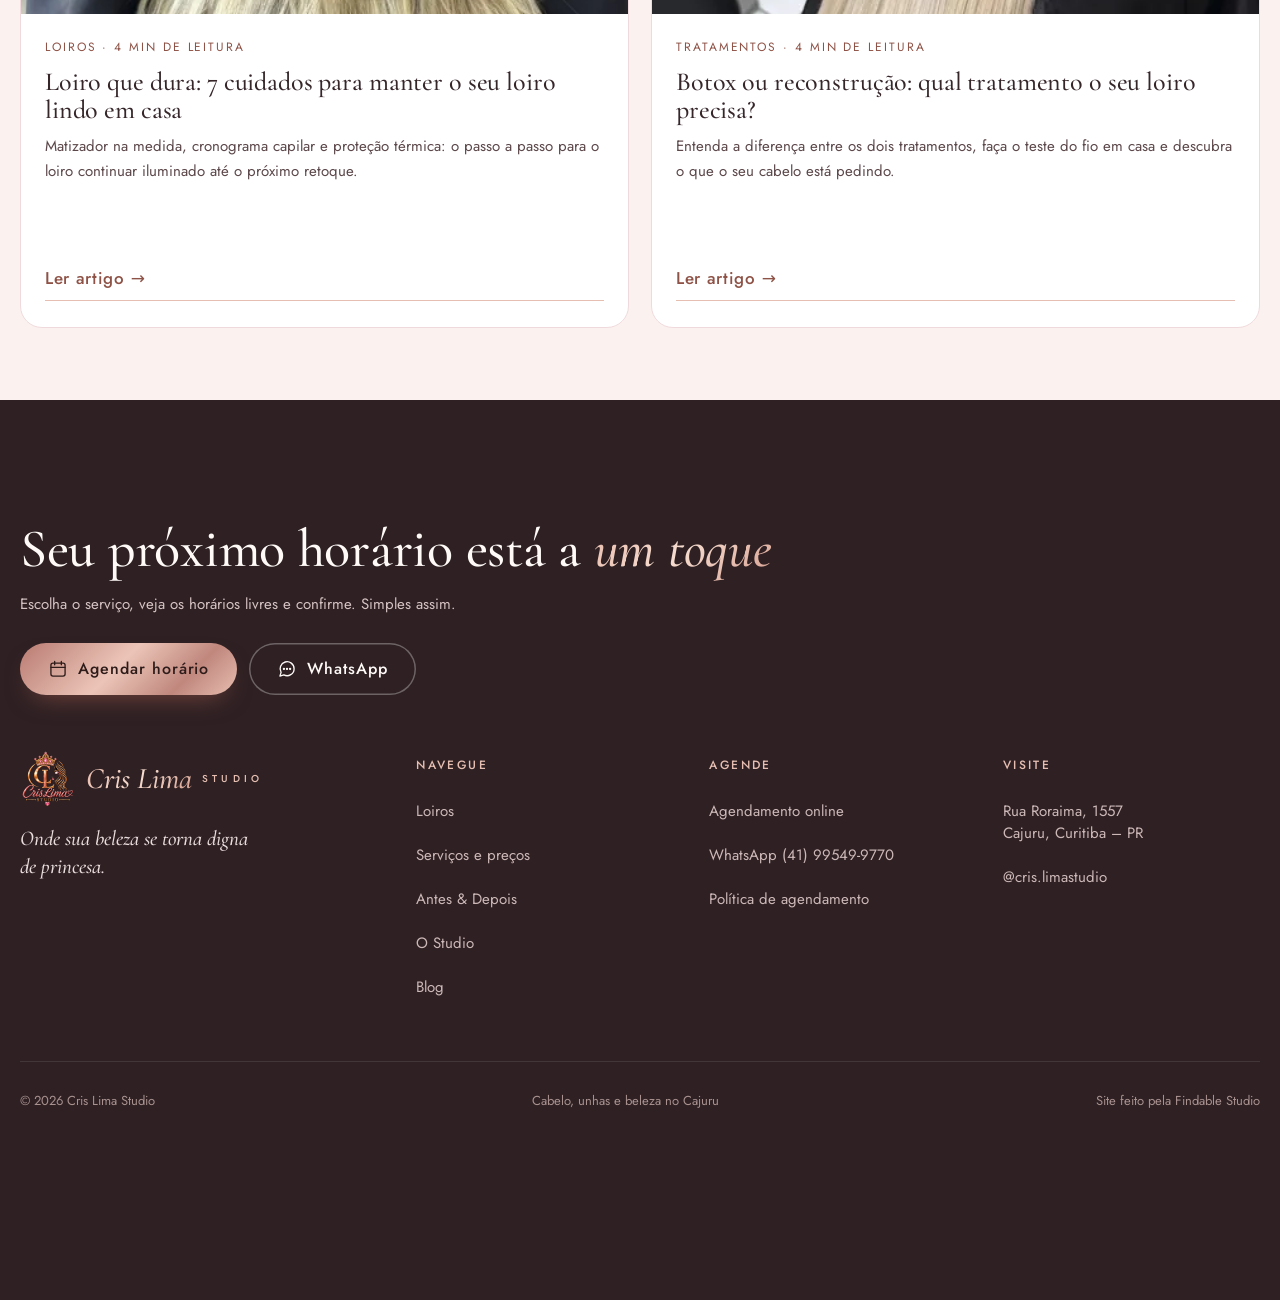
<file: blog/extensao-de-cilios.html>
<!DOCTYPE html>
<html lang="pt-BR">
<head>
<meta charset="utf-8">
<meta name="viewport" content="width=device-width, initial-scale=1, viewport-fit=cover">
<meta name="color-scheme" content="light">
<meta name="theme-color" content="#fffaf8">
<title>Extensão de cílios: volume brasileiro ou egípcio? | Cris Lima Studio</title>
<meta name="description" content="Veja a diferença entre os volumes, quanto tempo dura a extensão e os cuidados para os fios ficarem lindos por mais tempo.">
<link rel="canonical" href="https://crislimastudio.com.br/blog/extensao-de-cilios.html">
<meta property="og:type" content="article">
<meta property="og:locale" content="pt_BR">
<meta property="og:site_name" content="Cris Lima Studio">
<meta property="og:title" content="Extensão de cílios: volume brasileiro ou egípcio? | Cris Lima Studio">
<meta property="og:description" content="Veja a diferença entre os volumes, quanto tempo dura a extensão e os cuidados para os fios ficarem lindos por mais tempo.">
<meta property="og:url" content="https://crislimastudio.com.br/blog/extensao-de-cilios.html">
<meta property="og:image" content="https://crislimastudio.com.br/img/compartilhar.jpg">
<meta property="og:image:width" content="1200">
<meta property="og:image:height" content="630">
<meta name="twitter:image" content="https://crislimastudio.com.br/img/compartilhar.jpg">
<meta name="twitter:card" content="summary_large_image">
<link rel="icon" href="../img/logo-sm.webp" type="image/webp">
<link rel="preconnect" href="https://fonts.googleapis.com">
<link rel="preconnect" href="https://fonts.gstatic.com" crossorigin>
<link rel="stylesheet" href="https://fonts.googleapis.com/css2?family=Cormorant+Garamond:ital,wght@0,400;0,500;0,600;1,400;1,500&family=Jost:wght@400;500&display=swap">
<link rel="stylesheet" href="../css/style.css">
<link rel="stylesheet" href="../assets/motion/motion.css">
<script>document.documentElement.classList.add('js')</script>
<script>document.documentElement.classList.add('m-enter');setTimeout(()=>document.documentElement.classList.add('m-enter-done'),700)</script>
</head>
<body class="telas" data-base="../">
<header class="top nav">
  <a class="sr" href="#conteudo">Pular para o conteúdo</a>
  <div class="wrap">
    <a class="brand" href="../index.html" aria-label="Cris Lima Studio, página inicial">
      <img src="../img/logo-sm.webp" alt="" width="56" height="56">
      <span><b>Cris Lima</b><small>STUDIO</small></span>
    </a>
    <nav class="menu" id="menu" aria-label="Menu principal">
      <a href="../index.html">Início</a>
      <a href="../loiros.html">Loiros</a>
      <a href="../servicos.html">Serviços</a>
      <a href="../galeria.html">Antes & Depois</a>
      <a href="../studio.html">O Studio</a>
      <a href="../blog.html" aria-current="page">Blog</a>
      <a class="btn btn-gold" href="../agendar.html#agenda"><svg viewBox="0 0 24 24" fill="none" stroke="currentColor" stroke-width="1.6" stroke-linecap="round" stroke-linejoin="round" aria-hidden="true"><rect x="3.5" y="5" width="17" height="15.5" rx="2.5"/><path d="M3.5 10h17M8 3v4M16 3v4"/></svg> Agendar horário</a>
    </nav>
    <a class="btn btn-gold btn-sm btn-agendar" href="../agendar.html#agenda"><svg viewBox="0 0 24 24" fill="none" stroke="currentColor" stroke-width="1.6" stroke-linecap="round" stroke-linejoin="round" aria-hidden="true"><rect x="3.5" y="5" width="17" height="15.5" rx="2.5"/><path d="M3.5 10h17M8 3v4M16 3v4"/></svg> Agendar</a>
    <button class="burger" type="button" aria-label="Abrir menu" aria-expanded="false" aria-controls="menu"><i></i></button>
  </div>
</header>
<main id="conteudo">
<!-- tasteskill: place · uma seção por tela (1440x900): abertura 1 · artigo 2 · mais dicas 1 · fechamento (rodapé) 1 -->
<section class="hero" data-enter>
  <div class="wrap">
    <div>
      <p class="crumbs"><a href="../index.html">Início</a> / <a href="../blog.html">Blog</a> / Cílios</p>
      <span class="eyebrow">Cílios</span>
      <h1>Extensão de cílios: volume brasileiro ou egípcio?</h1>
      <p class="post-meta">Por Cris Lima Studio · 3 min de leitura</p>
      <p class="lead">Veja a diferença entre os volumes, quanto tempo dura a extensão e os cuidados para os fios ficarem lindos por mais tempo.</p>
      
      <div class="btns"><a class="btn btn-gold" href="#artigo">Ler o artigo</a>
        <a class="btn btn-line" href="../agendar.html?s=volume-brasileiro"><svg viewBox="0 0 24 24" fill="none" stroke="currentColor" stroke-width="1.6" stroke-linecap="round" stroke-linejoin="round" aria-hidden="true"><rect x="3.5" y="5" width="17" height="15.5" rx="2.5"/><path d="M3.5 10h17M8 3v4M16 3v4"/></svg> Agendar</a></div>
    </div>
    <div class="hero-art">
      <div class="arch"><img data-enter-media src="../img/studio-beleza.webp" alt="Sala de beleza do studio, com maca e espelho de maquiagem" width="480" height="640" fetchpriority="high"></div>
    </div>
  </div>
</section>

<section class="sec tela" id="artigo" style="--h:2">
  <div class="wrap post-grid">
    <article class="post">
      <p>A extensão de cílios deixa o olhar marcante sem precisar de rímel. No studio, você escolhe entre o volume brasileiro e o egípcio. Veja qual combina mais com você.</p>
<h2>Volume brasileiro</h2>
<p>Usa fios em formato de "Y", que criam um efeito leve, preenchido e natural. É ideal para quem quer um olhar mais marcante no dia a dia, sem exagero.</p>
<h2>Volume egípcio</h2>
<p>Usa fios em formato de "W", com mais pontas. O resultado é mais denso e marcante, perfeito para quem ama um olhar poderoso.</p>
<h2>Quanto tempo dura?</h2>
<p>Os cílios naturais se renovam o tempo todo, e a extensão cai junto com eles. Por isso, a manutenção costuma ser feita a cada 15 a 20 dias, para manter o volume sempre bonito.</p>
<h2>Cuidados para durar mais</h2>
<ul>
<li>Evite molhar os cílios nas primeiras 24 horas.</li>
<li>Não use demaquilante ou produtos oleosos na região dos olhos.</li>
<li>Não esfregue nem puxe os fios.</li>
<li>Penteie diariamente com uma escovinha limpa.</li>
</ul>
<h2>Prefere algo mais natural?</h2>
<p>O lash lifting curva e realça os seus próprios cílios, sem aplicar fios. É uma ótima opção para quem quer praticidade.</p>
    </article>
    <aside class="post-aside">
      <div class="callout">
        <h3>Bora deixar o olhar poderoso?</h3>
        <p>Agende a sua extensão de cílios ou lash lifting.</p>
        <div class="btns"><a class="btn btn-gold" href="../agendar.html?s=volume-brasileiro"><svg viewBox="0 0 24 24" fill="none" stroke="currentColor" stroke-width="1.6" stroke-linecap="round" stroke-linejoin="round" aria-hidden="true"><rect x="3.5" y="5" width="17" height="15.5" rx="2.5"/><path d="M3.5 10h17M8 3v4M16 3v4"/></svg> Agendar online</a></div>
      </div>
    </aside>
  </div>
</section>

<section class="sec alt tela" id="mais-dicas">
  <div class="wrap col">
    <div class="sec-head row">
      <h2>Mais <em>dicas</em></h2>
      <a class="link" href="../blog.html">Ver todos os artigos</a>
    </div>
    <div class="posts fill">
      <a class="post-card" href="../blog/cuidados-com-loiro.html" data-reveal>
        <div class="thumb"><img src="../img/loiros-blonde-hair.webp" alt="Cabelo loiro ondulado com raiz esfumada" width="480" height="640" decoding="async"></div>
        <div class="body"><span class="cat">Loiros · 4 min de leitura</span><h3>Loiro que dura: 7 cuidados para manter o seu loiro lindo em casa</h3><p>Matizador na medida, cronograma capilar e proteção térmica: o passo a passo para o loiro continuar iluminado até o próximo retoque.</p><span class="link">Ler artigo</span></div>
      </a>
      <a class="post-card" href="../blog/botox-ou-reconstrucao.html" data-reveal>
        <div class="thumb"><img src="../img/loiros-blonde-premium.webp" alt="Cabelo loiro platinado liso" width="480" height="640" decoding="async"></div>
        <div class="body"><span class="cat">Tratamentos · 4 min de leitura</span><h3>Botox ou reconstrução: qual tratamento o seu loiro precisa?</h3><p>Entenda a diferença entre os dois tratamentos, faça o teste do fio em casa e descubra o que o seu cabelo está pedindo.</p><span class="link">Ler artigo</span></div>
      </a>
    </div>
  </div>
</section>
</main>
<footer class="foot closing">
  <div class="wrap">
    <div class="close">
      <h2>Seu próximo horário está a <em>um toque</em></h2>
      <p>Escolha o serviço, veja os horários livres e confirme. Simples assim.</p>
      <div class="btns">
        <a class="btn btn-gold" href="../agendar.html#agenda"><svg viewBox="0 0 24 24" fill="none" stroke="currentColor" stroke-width="1.6" stroke-linecap="round" stroke-linejoin="round" aria-hidden="true"><rect x="3.5" y="5" width="17" height="15.5" rx="2.5"/><path d="M3.5 10h17M8 3v4M16 3v4"/></svg> Agendar horário</a>
        <a class="btn btn-line" href="https://wa.me/5541995499770?text=Ol%C3%A1!%20Quero%20agendar%20um%20hor%C3%A1rio%20no%20Cris%20Lima%20Studio." target="_blank" rel="noopener"><svg viewBox="0 0 24 24" fill="none" stroke="currentColor" stroke-width="1.6" stroke-linecap="round" stroke-linejoin="round" aria-hidden="true"><path d="M20.5 11.6a8.4 8.4 0 0 1-12.3 7.5L3.5 20.5l1.4-4.5A8.4 8.4 0 1 1 20.5 11.6z"/><circle cx="8.3" cy="11.8" r=".6" fill="currentColor"/><circle cx="12" cy="11.8" r=".6" fill="currentColor"/><circle cx="15.7" cy="11.8" r=".6" fill="currentColor"/></svg> WhatsApp</a>
      </div>
    </div>
    <div class="foot-grid">
      <div>
      <a class="brand" href="../index.html"><img src="../img/logo-escuro.webp" alt="" width="56" height="56" loading="lazy"><span><b>Cris Lima</b><small>STUDIO</small></span></a>
      <p class="tagline">Onde sua beleza se torna digna de princesa.</p>
    </div>
    <div>
      <h3>Navegue</h3>
      <ul>
        <li><a href="../loiros.html">Loiros</a></li>
        <li><a href="../servicos.html">Serviços e preços</a></li>
        <li><a href="../galeria.html">Antes &amp; Depois</a></li>
        <li><a href="../studio.html">O Studio</a></li>
        <li><a href="../blog.html">Blog</a></li>
      </ul>
    </div>
    <div>
      <h3>Agende</h3>
      <ul>
        <li><a href="../agendar.html#agenda">Agendamento online</a></li>
        <li><a href="https://wa.me/5541995499770?text=Ol%C3%A1!%20Quero%20agendar%20um%20hor%C3%A1rio%20no%20Cris%20Lima%20Studio." target="_blank" rel="noopener">WhatsApp (41) 99549-9770</a></li>
        <li><a href="../agendar.html#politica">Política de agendamento</a></li>
      </ul>
    </div>
    <div>
      <h3>Visite</h3>
      <ul>
        <li><a href="https://www.google.com/maps/search/?api=1&query=Rua%20Roraima%2C%201557%2C%20Cajuru%2C%20Curitiba%20-%20PR" target="_blank" rel="noopener">Rua Roraima, 1557<br>Cajuru, Curitiba – PR</a></li>
        <li><a href="https://instagram.com/cris.limastudio" target="_blank" rel="noopener">@cris.limastudio</a></li>
      </ul>
    </div>
    <div class="legal"><span>© <span data-year>2026</span> Cris Lima Studio</span><span>Cabelo, unhas e beleza no Cajuru</span><span class="credito">Site feito pela Findable Studio</span></div>
    </div>
  </div>
</footer>
<div class="mbar">
  <a class="btn btn-gold" href="../agendar.html#agenda"><svg viewBox="0 0 24 24" fill="none" stroke="currentColor" stroke-width="1.6" stroke-linecap="round" stroke-linejoin="round" aria-hidden="true"><rect x="3.5" y="5" width="17" height="15.5" rx="2.5"/><path d="M3.5 10h17M8 3v4M16 3v4"/></svg> Agendar horário</a>
  <a class="btn btn-wa" href="https://wa.me/5541995499770?text=Ol%C3%A1!%20Quero%20agendar%20um%20hor%C3%A1rio%20no%20Cris%20Lima%20Studio." target="_blank" rel="noopener" aria-label="Falar no WhatsApp"><svg viewBox="0 0 24 24" fill="none" stroke="currentColor" stroke-width="1.6" stroke-linecap="round" stroke-linejoin="round" aria-hidden="true"><path d="M20.5 11.6a8.4 8.4 0 0 1-12.3 7.5L3.5 20.5l1.4-4.5A8.4 8.4 0 1 1 20.5 11.6z"/><circle cx="8.3" cy="11.8" r=".6" fill="currentColor"/><circle cx="12" cy="11.8" r=".6" fill="currentColor"/><circle cx="15.7" cy="11.8" r=".6" fill="currentColor"/></svg></a>
</div>
<script src="../js/dados.js"></script>
<script src="../js/site.js"></script>
<script type="module" src="../assets/motion/motion.js"></script>
</body>
</html>
</file>
<file: css/style.css>
/* =====================================================================
   Cris Lima Studio – estilos
   ===================================================================== */
:root{
  --ivory:#fffaf8;
  --cream:#fbf2ef;
  --blush:#f7e3e7;
  --blush-2:#f0cfd6;
  --rose:#d99aa8;
  --gold:#b9796b;
  --gold-d:#8e5246;
  --gold-l:#e6bfb2;
  --rg:linear-gradient(135deg,#b97b72 0%,#ecc5b8 45%,#c0877d 75%,#e8bdb0 100%);
  --rg-text:linear-gradient(135deg,#8e5246 0%,#b98073 40%,#8e5246 70%,#a96f62 100%);
  --ink:#36262a;
  --ink-2:#4f3a3d;
  --mute:#5c474a;
  --line:#efd9dc;
  --plum:#2e2023;
  --plum-2:#3d2b2f;
  --serif:"Cormorant Garamond",Georgia,"Times New Roman",serif;
  --sans:"Jost",system-ui,-apple-system,"Segoe UI",sans-serif;
  --r:22px;
  --shadow:0 18px 40px -24px rgba(110,60,60,.45);
  --head-h:72px;
  /* nomes usados por assets/motion/motion.css (kit MIT) */
  --bg:var(--ivory);
  --card:#fff;
  --action:var(--plum);
  --action-ink:#fff;
  --line-strong:var(--gold-l);
  --r-btn:999px;
  --s-2:8px;
}
*{box-sizing:border-box}
html{scroll-behavior:smooth;scroll-padding-top:calc(var(--head-h) + 16px);-webkit-text-size-adjust:100%}
body{margin:0;background:var(--ivory);color:var(--ink);font:400 17px/1.65 var(--sans);overflow-x:hidden}
img{max-width:100%;display:block}
a{color:inherit}
button{font:inherit;color:inherit}
:focus-visible{outline:2px solid var(--gold-d);outline-offset:3px;border-radius:6px}
::selection{background:var(--gold-l);color:var(--ink)}
.sr{position:absolute;width:1px;height:1px;overflow:hidden;clip:rect(0 0 0 0);white-space:nowrap}
a.sr:focus{position:fixed;top:8px;left:16px;width:auto;height:auto;clip:auto;overflow:visible;z-index:100;padding:12px 20px;border-radius:999px;background:var(--plum);color:#fff;text-decoration:none}
.wrap{width:100%;max-width:1280px;margin:0 auto;padding:0 20px}
.narrow{max-width:780px}

/* ---------- Tipografia ---------- */
h1,h2,h3{font-family:var(--serif);font-weight:500;line-height:1.08;margin:0;color:var(--ink);letter-spacing:-.005em}
h1{font-size:clamp(42px,7vw,76px)}
h2{font-size:clamp(34px,5vw,54px)}
h3{font-size:clamp(24px,3vw,30px)}
h1 em,h2 em,h3 em{font-style:italic;background:var(--rg-text);-webkit-background-clip:text;background-clip:text;-webkit-text-fill-color:transparent;color:var(--gold-d);padding-right:.06em}
p{margin:0 0 1em}
.eyebrow{display:inline-flex;align-items:center;gap:10px;font:500 13px/1.2 var(--sans);letter-spacing:.2em;text-transform:uppercase;color:var(--gold-d);margin-bottom:18px}
.eyebrow::before{content:"";width:28px;height:1px;background:var(--gold)}
.lead{font-size:clamp(18px,2vw,20px);color:var(--ink-2);max-width:58ch}
.muted{color:var(--mute)}
.center{text-align:center}
.center .eyebrow{justify-content:center}
.center .lead{margin-left:auto;margin-right:auto}
.sec{padding:clamp(72px,10vw,120px) 0}
.sec-head{margin-bottom:clamp(36px,5vw,56px)}
.sec-head h2{margin-bottom:16px}
.alt{background:var(--cream)}
.blush{background:linear-gradient(180deg,var(--blush) 0%,var(--ivory) 100%)}

/* ---------- Botões ---------- */
.btn{position:relative;overflow:hidden;display:inline-flex;align-items:center;justify-content:center;gap:10px;min-height:52px;padding:14px 28px;border-radius:999px;border:0;cursor:pointer;font:500 16px/1 var(--sans);letter-spacing:.06em;text-decoration:none;transition:transform .2s,box-shadow .2s,background .2s,color .2s;white-space:nowrap}
.btn svg{width:20px;height:20px;flex:none}
.btn-gold{background:var(--rg);color:#2e1c1a;box-shadow:0 12px 26px -12px rgba(160,90,75,.7)}
.btn-gold::after{content:"";position:absolute;inset:0;background:linear-gradient(105deg,transparent 35%,rgba(255,255,255,.7) 50%,transparent 65%);background-size:250% 100%;background-position:150% 0;animation:sweep 5s ease-in-out 2s infinite;pointer-events:none}
.btn-dark{background:var(--plum);color:var(--ivory)}
.btn-dark:hover{background:var(--plum-2)}
.btn-line{background:transparent;color:var(--ink);box-shadow:inset 0 0 0 1.5px var(--gold-l)}
.btn-line:hover{box-shadow:inset 0 0 0 1.5px var(--gold);background:rgba(255,255,255,.5)}
.btn:hover{transform:translateY(-2px)}
.btn-sm{min-height:42px;padding:10px 20px;font-size:14px}
.btns{display:flex;flex-wrap:wrap;gap:12px}
.center .btns{justify-content:center}
.link{display:inline-flex;align-items:center;min-height:44px;gap:6px;font-weight:500;color:var(--gold-d);text-decoration:none;letter-spacing:.04em}
.link::after{content:"→";transition:transform .2s}
.link:hover::after{transform:translateX(4px)}

/* ---------- Cabeçalho ---------- */
.top{position:sticky;top:0;z-index:50;height:var(--head-h);margin-bottom:calc(-1 * var(--head-h));background:rgba(255,250,248,.82);-webkit-backdrop-filter:saturate(1.4) blur(14px);backdrop-filter:saturate(1.4) blur(14px);border-bottom:1px solid transparent;transition:border-color .3s,box-shadow .3s}
.top.scrolled{border-color:var(--line);box-shadow:0 8px 30px -24px rgba(80,40,40,.5)}
.top .wrap{height:100%;display:flex;align-items:center;gap:24px}
.brand{display:flex;align-items:center;gap:10px;text-decoration:none;margin-right:auto}
.brand img{width:56px;height:56px;object-fit:contain}
.brand span{display:flex;align-items:center;gap:10px;line-height:1;white-space:nowrap}
.brand b{font:italic 500 25px/1 var(--serif);background:var(--rg-text);-webkit-background-clip:text;background-clip:text;-webkit-text-fill-color:transparent;color:var(--gold-d)}
.brand small{font:500 10px/1 var(--sans);letter-spacing:.42em;color:var(--gold-d)}
.menu{display:flex;align-items:center;gap:4px}
.menu a{text-decoration:none;font-size:15px;letter-spacing:.04em;padding:8px 12px;border-radius:999px;color:var(--ink-2);transition:background .2s,color .2s}
.menu a:hover{background:var(--blush)}
.menu a[aria-current="page"]{color:var(--gold-d);background:var(--blush)}
.top .btn{margin-left:8px}
.burger{display:none;width:46px;height:46px;border-radius:50%;border:0;background:transparent;cursor:pointer;place-items:center}
.burger i,.burger i::before,.burger i::after{display:block;width:20px;height:1.5px;background:var(--ink);border-radius:2px;position:relative;transition:transform .25s,background .25s}
.burger i::before,.burger i::after{content:"";position:absolute;left:0}
.burger i::before{top:-6px}
.burger i::after{top:6px}
.menu-open .burger i{background:transparent}
.menu-open .burger i::before{transform:translateY(6px) rotate(45deg)}
.menu-open .burger i::after{transform:translateY(-6px) rotate(-45deg)}

@media (max-width:980px){
  .burger{display:grid}
  .top .btn-agendar{display:none}
  .menu{position:fixed;left:0;right:0;top:var(--head-h);height:calc(100dvh - var(--head-h));flex-direction:column;align-items:stretch;gap:0;padding:16px 20px 120px;background:var(--ivory);overflow-y:auto;opacity:0;visibility:hidden;transform:translateY(-8px);transition:opacity .25s,transform .25s,visibility .25s}
  .menu-open .menu{opacity:1;visibility:visible;transform:none}
  .menu a{font:500 30px/1.2 var(--serif);padding:14px 4px;border-radius:0;border-bottom:1px solid var(--line)}
  .menu a:hover,.menu a[aria-current="page"]{background:none}
  .menu .btn{margin-top:24px;font:500 16px/1 var(--sans);border:0;border-radius:999px;padding:18px}
  .menu-open{overflow:hidden}
}
@media (min-width:981px){.menu .btn{display:none}}

/* ---------- Hero (início) ---------- */
.hero{position:relative;overflow:hidden;background:radial-gradient(120% 90% at 85% 10%,var(--blush) 0%,rgba(247,227,231,0) 60%),linear-gradient(180deg,var(--ivory),var(--cream));padding:clamp(40px,7vw,90px) 0 clamp(64px,8vw,110px)}
/* o topo fica por cima da primeira seção; a borda transparente abre o espaço dele */
main > :first-child{border-top:var(--head-h) solid transparent}
.hero{min-height:100svh;display:flex;align-items:center}
.hero > .wrap{width:100%}
.hero .wrap{display:grid;grid-template-columns:1.05fr .95fr;gap:clamp(32px,5vw,72px);align-items:center}
.hero h1{margin-bottom:22px}
.hero .lead{margin-bottom:32px}
.hero-facts{display:flex;flex-wrap:wrap;gap:10px 22px;margin-top:36px;padding:0;list-style:none;font-size:14px;letter-spacing:.08em;text-transform:uppercase;color:var(--mute)}
.hero-facts li{display:flex;align-items:center;gap:8px}
.hero-facts li::before{content:"✦";color:var(--gold);font-size:11px}
.hero-art{position:relative;justify-self:center;width:min(100%,460px)}
.arch{position:relative;border-radius:999px 999px 28px 28px;overflow:hidden;aspect-ratio:4/5;box-shadow:var(--shadow);background:var(--blush-2)}
.arch img{width:100%;height:100%;object-fit:cover}
.arch::after{content:"";position:absolute;inset:10px;border-radius:999px 999px 20px 20px;border:1px solid rgba(255,255,255,.65);pointer-events:none}
.badge{position:absolute;display:flex;align-items:center;gap:12px;padding:14px 18px;background:rgba(255,250,248,.94);border-radius:18px;box-shadow:var(--shadow);-webkit-backdrop-filter:blur(8px);backdrop-filter:blur(8px)}
.badge b{display:block;font:500 22px/1.1 var(--serif)}
.badge small{display:block;font-size:12px;letter-spacing:.14em;text-transform:uppercase;color:var(--mute)}
.badge-1{left:18px;bottom:56px}
.badge-1 img{width:44px;height:44px;object-fit:contain}
.badge-2{right:18px;top:44px}
.badge-2 .star{font-size:22px;color:var(--gold-d)}
.sparkle{position:absolute;pointer-events:none;width:var(--s,4px);height:var(--s,4px);border-radius:50%;background:radial-gradient(circle,#fff 0 35%,rgba(255,236,228,.9) 60%,transparent 72%);box-shadow:0 0 6px 1px rgba(255,255,255,.8);animation:twinkle 2.6s ease-in-out infinite}
@media (max-width:860px){
  .hero .wrap{grid-template-columns:1fr}
  .hero-art{width:min(86%,380px);margin-top:8px}
  .badge-1{left:0;bottom:32px}
  .badge-2{right:0;top:24px}
}

/* cabeçalho de páginas internas */
.page-hero{background:radial-gradient(100% 120% at 90% 0%,var(--blush) 0%,rgba(247,227,231,0) 55%),var(--cream);padding:clamp(56px,8vw,100px) 0 clamp(48px,6vw,72px);border-bottom:1px solid var(--line)}
.page-hero h1{margin-bottom:18px}
.crumbs{font-size:13px;letter-spacing:.08em;color:var(--mute);margin-bottom:20px}
.crumbs a{text-decoration:none}
.crumbs a:hover{color:var(--gold-d)}

/* ---------- Passos ---------- */
.steps{display:grid;grid-template-columns:repeat(3,1fr);gap:20px;counter-reset:st;list-style:none;padding:0;margin:0}
.steps li{position:relative;padding:34px 28px 30px;background:#fff;border:1px solid var(--line);border-radius:var(--r);counter-increment:st}
.steps li::before{content:"0" counter(st);display:block;font:italic 500 48px/1 var(--serif);background:var(--rg-text);-webkit-background-clip:text;background-clip:text;-webkit-text-fill-color:transparent;margin-bottom:14px}
.steps h3{font-size:26px;margin-bottom:8px}
.steps p{margin:0;color:var(--mute)}
@media (max-width:760px){.steps{grid-template-columns:1fr}}

/* ---------- Cards de serviço ---------- */
.cards{display:grid;grid-template-columns:repeat(3,1fr);gap:20px}
@media (max-width:1024px){.cards{grid-template-columns:repeat(2,1fr)}}
@media (max-width:640px){.cards{grid-template-columns:1fr}}
.card{position:relative;display:flex;flex-direction:column;padding:30px 28px;background:#fff;border:1px solid var(--line);border-radius:var(--r);text-decoration:none;transition:transform .25s,box-shadow .25s,border-color .25s}
.card:hover{transform:translateY(-4px);box-shadow:var(--shadow);border-color:var(--gold-l)}
.card .num{font:italic 500 18px/1 var(--serif);color:var(--gold-d);margin-bottom:22px}
.card.feat .num{color:var(--gold-l)}
.card h3{margin-bottom:10px}
.card p{color:var(--mute);margin-bottom:22px}
.card .from{margin-top:auto;display:flex;align-items:baseline;justify-content:space-between;gap:10px;padding-top:18px;border-top:1px solid var(--line);font-size:14px;color:var(--mute)}
.card .from b{font:500 24px/1 var(--serif);color:var(--gold-d)}
.card.feat{background:var(--plum);border-color:var(--plum);color:var(--ivory)}
.card.feat h3{color:var(--ivory)}
.card.feat p,.card.feat .from{color:#d9c4c4;border-color:rgba(255,255,255,.12)}
.card.feat .from b{color:var(--gold-l)}
.card.feat .tag{position:absolute;top:24px;right:24px;font-size:11px;letter-spacing:.18em;text-transform:uppercase;padding:6px 12px;border-radius:999px;background:var(--rg);color:#2e1c1a;font-weight:500}

/* ---------- Faixa escura (loiros) ---------- */
.dark{background:radial-gradient(90% 120% at 100% 0%,#4a3237 0%,rgba(74,50,55,0) 60%),var(--plum);color:#e9dcdc}
.dark h2,.dark h3{color:var(--ivory)}
.dark .eyebrow{color:var(--gold-l)}
.dark .eyebrow::before{background:var(--gold-l)}
.dark .lead,.dark .muted{color:#d6c3c3}
.dark h2 em,.dark h1 em{background:linear-gradient(135deg,#e7b9aa,#f6dccf 50%,#d59e8f);-webkit-background-clip:text;background-clip:text}
.split{display:grid;grid-template-columns:1fr 1fr;gap:clamp(32px,6vw,80px);align-items:center}
@media (max-width:860px){.split{grid-template-columns:1fr}}
.techs{display:grid;grid-template-columns:1fr 1fr;gap:14px;margin:28px 0 34px;padding:0;list-style:none}
.techs li{padding:18px 18px 16px;border:1px solid rgba(255,255,255,.12);border-radius:16px;background:rgba(255,255,255,.03)}
.techs b{display:block;font:500 22px/1.1 var(--serif);color:var(--ivory);margin-bottom:4px}
.techs span{font-size:14px;color:#cdb8b8}
.photo-stack{display:grid;grid-template-columns:1fr 1fr;gap:14px}
.photo-stack figure{margin:0;border-radius:18px;overflow:hidden;aspect-ratio:3/4;background:#3d2b2f}
.photo-stack img{width:100%;height:100%;object-fit:cover}
.photo-stack figcaption{position:relative;margin-top:-44px;padding:0 14px 14px;font:italic 500 20px/1 var(--serif);color:#fff;text-shadow:0 2px 10px rgba(0,0,0,.5)}

/* ---------- Antes e depois ---------- */
.ba{position:relative;aspect-ratio:4/5;border-radius:var(--r);overflow:hidden;box-shadow:var(--shadow);user-select:none;-webkit-user-select:none;touch-action:pan-y;background:var(--blush-2)}
.ba-layer{position:absolute;inset:0;display:grid;place-items:end start;padding:18px}
.ba-layer img{position:absolute;inset:0;width:100%;height:100%;object-fit:cover}
.ba-after{clip-path:inset(0 0 0 var(--pos,50%))}
.ba-label{position:relative;z-index:2;pointer-events:none;font-size:12px;letter-spacing:.2em;text-transform:uppercase;padding:7px 12px;border-radius:999px;background:rgba(255,250,248,.92);color:var(--ink)}
.ba-after{place-items:end end}
.ba-line{position:absolute;top:0;bottom:0;left:var(--pos,50%);width:2px;margin-left:-1px;background:#fff;box-shadow:0 0 12px rgba(0,0,0,.25);pointer-events:none}
.ba-line::after{content:"‹ ›";position:absolute;top:50%;left:50%;transform:translate(-50%,-50%);width:46px;height:46px;border-radius:50%;background:#fff;display:grid;place-items:center;font:500 20px/1 var(--sans);color:var(--gold-d);box-shadow:0 6px 18px rgba(0,0,0,.2);letter-spacing:.1em}
.ba input{position:absolute;inset:0 0 64px 0;z-index:1;width:100%;opacity:0;cursor:ew-resize;margin:0}
.ba-grid{display:grid;grid-template-columns:repeat(auto-fit,minmax(280px,1fr));gap:22px}
.ba-item figcaption{margin-top:14px}
.ba-item figcaption b{display:block;font:500 24px/1.2 var(--serif)}
.ba-item figcaption span{font-size:14px;color:var(--mute)}
.ba-item{margin:0}
.ba > img,.ba > video{position:absolute;inset:0;width:100%;height:100%;object-fit:cover}
.ba-video .ba-label{position:absolute;left:18px;bottom:18px}

/* ---------- Placeholder de foto ---------- */
.ph{position:relative;display:grid;place-items:center;text-align:center;aspect-ratio:var(--ar,4/3);border-radius:var(--r);background:repeating-linear-gradient(135deg,rgba(255,255,255,.35) 0 2px,transparent 2px 14px),linear-gradient(160deg,var(--blush) 0%,var(--blush-2) 100%);color:var(--gold-d);padding:20px;overflow:hidden}
.ph::before{content:"♛";display:block;font-size:30px;margin-bottom:6px;opacity:.7}
.ph span{display:block;font:italic 500 20px/1.2 var(--serif)}
.ph small{display:block;font-size:12px;letter-spacing:.14em;text-transform:uppercase;opacity:.75;margin-top:6px}
.ph > div{display:flex;flex-direction:column;align-items:center}

/* ---------- Equipe ---------- */
.team{display:grid;grid-template-columns:repeat(auto-fit,minmax(240px,1fr));gap:18px}
.pro{background:#fff;border:1px solid var(--line);border-radius:var(--r);padding:26px 24px;display:flex;flex-direction:column;gap:10px}
.pro .av{width:64px;height:64px;border-radius:50%;display:grid;place-items:center;overflow:hidden;background:linear-gradient(135deg,var(--blush),var(--blush-2));color:var(--gold-d);font:500 24px/1 var(--serif)}
.pro .av img{width:100%;height:100%;object-fit:cover}
.pro h3{font:500 28px/1.1 var(--serif);margin:6px 0 0}
.pro p{color:var(--ink-2);font-size:15px;line-height:1.6;flex:1}
.pro .link{align-self:flex-start;min-height:44px;display:inline-flex;align-items:center}

/* ---------- Galeria ---------- */
.gallery{display:grid;grid-template-columns:repeat(auto-fit,minmax(220px,1fr));gap:16px}
.gallery figure{margin:0;border-radius:18px;overflow:hidden;position:relative;background:var(--blush-2);aspect-ratio:3/4}
.gallery img{width:100%;height:100%;object-fit:cover;transition:transform .6s}
.gallery figure:hover img{transform:scale(1.03)}
.gallery figcaption{position:absolute;left:0;right:0;bottom:0;padding:40px 16px 14px;background:linear-gradient(transparent,rgba(46,32,35,.7));color:#fff;font:italic 500 20px/1.1 var(--serif)}
.space-grid{display:grid;grid-template-columns:2fr 1fr 1fr;grid-template-rows:auto auto;gap:16px}
.space-grid .ph:first-child{grid-row:span 2;--ar:auto;min-height:100%}
.space-grid .sp{position:relative;margin:0;border-radius:var(--r);overflow:hidden;aspect-ratio:var(--ar,4/3);background:var(--blush-2)}
.space-grid .sp img,.space-grid .sp video{position:absolute;inset:0;width:100%;height:100%;object-fit:cover}
.space-grid .sp figcaption{position:absolute;left:0;right:0;bottom:0;padding:34px 14px 12px;background:linear-gradient(transparent,rgba(46,32,35,.62));color:#fff;font:italic 500 18px/1.15 var(--serif)}
.space-grid .sp:first-child{grid-row:span 2;--ar:auto;min-height:100%}
.space-grid.three{grid-template-columns:1.6fr 1fr}
@media (max-width:760px){.space-grid{grid-template-columns:1fr 1fr}.space-grid .ph:first-child{grid-column:span 2;grid-row:auto;--ar:4/3}.space-grid .sp:first-child{grid-column:span 2;grid-row:auto;--ar:4/5}.space-grid.three{grid-template-columns:1fr 1fr}}

/* ---------- Lista de preços ---------- */
.cat-nav{position:sticky;top:var(--head-h);z-index:10;background:rgba(251,242,239,.92);-webkit-backdrop-filter:blur(10px);backdrop-filter:blur(10px);border-bottom:1px solid var(--line)}
.cat-nav .wrap{display:flex;gap:8px;overflow-x:auto;padding-top:12px;padding-bottom:12px;scrollbar-width:none}
.cat-nav .wrap::-webkit-scrollbar{display:none}
.cat-nav a{flex:none;text-decoration:none;font-size:15px;padding:8px 16px;border-radius:999px;border:1px solid var(--line);background:#fff;color:var(--ink-2);transition:background .2s,border-color .2s}
.cat-nav a:hover,.cat-nav a.on{border-color:var(--gold-l);background:var(--blush)}
.cat{padding:64px 0 8px;scroll-margin-top:calc(var(--head-h) + 70px)}
.cat-head{display:flex;flex-wrap:wrap;align-items:flex-end;justify-content:space-between;gap:12px 24px;margin-bottom:22px}
.cat-head p{margin:8px 0 0;color:var(--mute);max-width:56ch}
.plist{background:#fff;border:1px solid var(--line);border-radius:var(--r);padding:6px 24px}
.prow{display:grid;grid-template-columns:1fr auto;gap:4px 18px;align-items:center;padding:18px 0;border-top:1px solid var(--line)}
.prow:first-child,.pgroup + .prow{border-top:0}
.prow .n{font-weight:500;font-size:17px}
.prow .n small{display:block;font-weight:400;font-size:14px;color:var(--mute);margin-top:2px}
.prow .meta{display:flex;align-items:center;gap:8px;font-size:13px;color:var(--mute);margin-top:4px}
.prow .p{text-align:right;font:500 24px/1 var(--serif);color:var(--gold-d);white-space:nowrap}
.prow .p small{display:block;font:400 11px/1.2 var(--sans);letter-spacing:.12em;text-transform:uppercase;color:var(--mute);margin-bottom:4px}
.prow .go{grid-column:2;justify-self:end;font-size:13px;letter-spacing:.06em;text-decoration:none;color:var(--gold-d);padding:6px 14px;border-radius:999px;border:1px solid var(--gold-l);transition:background .2s}
.prow .go:hover{background:var(--blush)}
.pgroup{margin:18px -24px 0;padding:12px 24px;background:var(--cream);border-top:1px solid var(--line);border-bottom:1px solid var(--line);font-size:13px;letter-spacing:.16em;text-transform:uppercase;color:var(--gold-d);font-weight:500}
.pgroup:first-child{margin-top:-6px;border-top:0;border-radius:var(--r) var(--r) 0 0}
.pgroup small{display:block;text-transform:none;letter-spacing:0;color:var(--mute);font-weight:400;font-size:13px}
.note{font-size:14px;color:var(--mute);margin:14px 4px 0}

/* ---------- Info / studio ---------- */
.info-grid{display:grid;grid-template-columns:repeat(auto-fit,minmax(250px,1fr));gap:18px}
.info{padding:28px;background:#fff;border:1px solid var(--line);border-radius:var(--r)}
.info .ico{width:46px;height:46px;border-radius:50%;display:grid;place-items:center;background:var(--blush);color:var(--gold-d);margin-bottom:16px}
.info .ico svg{width:22px;height:22px}
.info h3{font-size:24px;margin-bottom:8px}
.info p{margin:0;color:var(--mute)}
.info .pending{display:inline-block;margin-top:10px;font-size:12px;letter-spacing:.12em;text-transform:uppercase;color:var(--gold-d);background:var(--blush);padding:4px 10px;border-radius:999px}
.hours{list-style:none;margin:0;padding:0}
.hours li{display:flex;justify-content:space-between;gap:12px;padding:6px 0;border-bottom:1px dashed var(--line);color:var(--ink-2)}
.hours li:last-child{border:0}
.hours li.off{color:var(--mute)}
.hours li.today{font-weight:500;color:var(--gold-d)}
.brands{display:flex;flex-wrap:wrap;gap:12px}
.brands span{padding:12px 22px;border-radius:999px;border:1px solid var(--line);background:#fff;font:500 22px/1 var(--serif);color:var(--ink-2)}
.map{border-radius:var(--r);overflow:hidden;border:1px solid var(--line);background:var(--blush);aspect-ratio:16/10}
.map iframe{width:100%;height:100%;border:0;display:block}

/* ---------- Política ---------- */
.policy{display:grid;grid-template-columns:repeat(auto-fit,minmax(250px,1fr));gap:18px;margin:0}
.policy div{padding:26px;border-radius:var(--r);background:#fff;border:1px solid var(--line)}
.policy dt{font:500 24px/1.15 var(--serif);margin-bottom:8px;color:var(--ink)}
.policy dd{margin:0;color:var(--mute);font-size:16px}

/* ---------- FAQ ---------- */
.faq details{border-bottom:1px solid var(--line);padding:6px 0}
.faq summary{list-style:none;cursor:pointer;display:flex;justify-content:space-between;align-items:center;gap:16px;padding:16px 0;font:500 24px/1.2 var(--serif)}
.faq summary::-webkit-details-marker{display:none}
.faq summary::after{content:"+";font:300 28px/1 var(--sans);color:var(--gold-d);transition:transform .25s}
.faq details[open] summary::after{transform:rotate(45deg)}
.faq details p{color:var(--mute);margin:0 0 18px;max-width:70ch}
.dark .faq details{border-color:rgba(255,255,255,.12)}
.dark .faq details p{color:#d6c3c3}

/* ---------- Blog ---------- */
.posts{display:grid;grid-template-columns:repeat(auto-fit,minmax(300px,1fr));gap:22px}
.post-card{display:flex;flex-direction:column;background:#fff;border:1px solid var(--line);border-radius:var(--r);overflow:hidden;text-decoration:none;transition:transform .25s,box-shadow .25s}
.post-card:hover{transform:translateY(-2px);box-shadow:var(--shadow)}
.post-card .thumb{aspect-ratio:16/10;background:var(--blush-2);overflow:hidden}
.post-card .thumb img{width:100%;height:100%;object-fit:cover}
.post-card .thumb.ph{border-radius:0;--ar:16/10}
.post-card .body{padding:24px 24px 26px;display:flex;flex-direction:column;flex:1}
.post-card .cat{padding:0;font-size:12px;letter-spacing:.16em;text-transform:uppercase;color:var(--gold-d);margin-bottom:10px}
.post-card h3{font-size:26px;margin-bottom:10px}
.post-card p{color:var(--mute);font-size:15px;flex:1}
.post{padding:clamp(48px,7vw,80px) 0}
.post .wrap{max-width:740px}
.post h2{font-size:clamp(28px,4vw,38px);margin:44px 0 14px}
.post h3{font-size:24px;margin:28px 0 10px}
.post p,.post li{font-size:18px;color:var(--ink-2)}
.post ul,.post ol{padding-left:22px;margin:0 0 1.2em}
.post li{margin-bottom:8px}
.post .cover{border-radius:var(--r);overflow:hidden;margin:0 0 36px;aspect-ratio:16/9;background:var(--blush-2)}
.post .cover img{width:100%;height:100%;object-fit:cover}
.post-meta{font-size:14px;color:var(--mute);letter-spacing:.06em}
.callout{margin:40px 0;padding:30px;border-radius:var(--r);background:var(--blush);text-align:center}
.callout h3{margin:0 0 10px}
.callout p{color:var(--ink-2)}

/* ---------- CTA final ---------- */
.cta{position:relative;overflow:hidden;border-radius:32px;text-align:left!important;padding:clamp(44px,7vw,80px) clamp(24px,5vw,72px);background:radial-gradient(80% 120% at 100% 0%,#4a3237 0%,rgba(74,50,55,0) 60%),var(--plum);color:#e9dcdc;text-align:center}
.cta h2{color:var(--ivory);margin-bottom:14px}
.cta h2 em{background:linear-gradient(135deg,#e7b9aa,#f6dccf 50%,#d59e8f);-webkit-background-clip:text;background-clip:text}
.cta p{color:#d6c3c3;max-width:52ch;margin:0 0 30px}
.cta .btn-line{color:var(--ivory);box-shadow:inset 0 0 0 1.5px rgba(255,255,255,.3)}

/* ---------- Rodapé ---------- */
.foot{background:var(--plum);color:#cdb8b8;padding:72px 0 calc(40px + env(safe-area-inset-bottom,0px));margin-top:0;font-size:15px}
.foot .wrap{display:grid;grid-template-columns:1.4fr 1fr 1fr 1fr;gap:36px}
.foot .brand b{font-size:30px;background:linear-gradient(135deg,#e7b9aa,#f6dccf 50%,#d59e8f);-webkit-background-clip:text;background-clip:text}
.foot .brand small{color:var(--gold-l)}
.foot .brand img{width:56px;height:56px}
.foot h3,.foot h4{font:500 12px/1 var(--sans);letter-spacing:.2em;text-transform:uppercase;color:var(--gold-l);margin:8px 0 18px}
.foot ul{list-style:none;margin:0;padding:0}
.foot li{margin-bottom:0}
.foot li a{display:inline-block;padding:11px 0;line-height:22px}
.foot a{text-decoration:none;transition:color .2s}
.foot .brand{transition:none}
@media (hover:hover) and (pointer:fine){.foot a:hover{color:#fff}}
.foot .tagline{font:italic 500 21px/1.35 var(--serif);color:#e9dcdc;margin:18px 0 0;max-width:26ch}
.foot .legal{grid-column:1/-1;display:flex;flex-wrap:wrap;justify-content:space-between;gap:10px;padding-top:28px;margin-top:16px;border-top:1px solid rgba(255,255,255,.1);font-size:13px;color:#a8918f}
@media (max-width:860px){.foot .wrap{grid-template-columns:1fr 1fr}.foot .wrap > :first-child{grid-column:1/-1}}

/* ---------- Barra fixa no celular ---------- */
.mbar{position:fixed;left:12px;right:12px;bottom:calc(12px + env(safe-area-inset-bottom,0px));z-index:40;display:none;gap:8px;padding:8px;border-radius:999px;background:rgba(46,32,35,.94);-webkit-backdrop-filter:blur(10px);backdrop-filter:blur(10px);box-shadow:0 14px 34px -12px rgba(46,32,35,.6);transition:transform .35s,opacity .35s}
.mbar .btn{flex:1;min-height:48px;padding:12px 14px;font-size:15px}
.mbar .btn-wa{flex:0 0 48px;padding:0;background:#fff;color:var(--plum)}
.mbar.hide{transform:translateY(140%);opacity:0}
.mbar{left:0;right:0;bottom:0;border-radius:0;padding:10px 14px calc(10px + env(safe-area-inset-bottom,0px));background:var(--plum)}
@media (max-width:860px){.mbar{display:flex}.foot{padding-bottom:calc(110px + env(safe-area-inset-bottom,0px))}}

/* ---------- Agendamento online ---------- */
.bk{background:#fff;border:1px solid var(--line);border-radius:28px;box-shadow:var(--shadow);overflow:hidden}
.bk-steps{display:flex;list-style:none;margin:0;padding:0;border-bottom:1px solid var(--line);background:var(--cream)}
.bk-steps li{flex:1;display:flex;align-items:center;justify-content:center;gap:8px;padding:16px 6px;font-size:13px;letter-spacing:.08em;text-transform:uppercase;color:var(--mute);border-bottom:2px solid transparent}
.bk-steps li b{display:grid;place-items:center;width:26px;height:26px;border-radius:50%;background:#fff;border:1px solid var(--line);font:500 13px/1 var(--sans);letter-spacing:0}
.bk-steps li.on{color:var(--gold-d);border-bottom-color:var(--gold)}
.bk-steps li.on b{background:var(--rg);border-color:transparent;color:#2e1c1a}
.bk-steps li.done b{background:var(--plum);color:#fff;border-color:var(--plum)}
@media (max-width:560px){.bk-steps li span{display:none}}
.bk-panel{padding:clamp(22px,4vw,40px)}
.bk-panel[hidden]{display:none}
.bk-panel h3{margin-bottom:6px}
.bk-panel > p{color:var(--mute);margin-bottom:22px}
.bk-tabs{display:flex;gap:8px;overflow-x:auto;margin:0 -4px 18px;padding:2px 4px 6px;scrollbar-width:none}
.bk-tabs::-webkit-scrollbar{display:none}
.bk-tabs button{flex:none;border:1px solid var(--line);background:#fff;border-radius:999px;padding:9px 16px;cursor:pointer;font-size:14px;transition:background .2s,border-color .2s}
.bk-tabs button[aria-selected="true"]{background:var(--plum);color:#fff;border-color:var(--plum)}
.bk-tabs button .ct{display:inline-grid;place-items:center;min-width:20px;height:20px;margin-left:6px;border-radius:999px;background:var(--rg);color:#2e1c1a;font-size:12px;padding:0 6px}
.bk-list{display:grid;gap:10px}
.bk-opt{display:grid;grid-template-columns:auto 1fr auto;align-items:center;gap:14px;padding:16px 18px;border:1px solid var(--line);border-radius:16px;cursor:pointer;transition:border-color .2s,background .2s}
.bk-opt:hover{border-color:var(--gold-l)}
.bk-opt input{position:absolute;opacity:0;pointer-events:none}
.bk-opt .box{width:24px;height:24px;border-radius:7px;border:1.5px solid var(--gold-l);display:grid;place-items:center;transition:background .2s,border-color .2s}
.bk-opt .box::after{content:"";width:10px;height:6px;border:2px solid #fff;border-top:0;border-right:0;transform:rotate(-45deg) translate(1px,-1px);opacity:0}
.bk-opt input:checked ~ .box{background:var(--gold-d);border-color:var(--gold-d)}
.bk-opt input:checked ~ .box::after{opacity:1}
.bk-opt:has(input:checked){border-color:var(--gold);background:var(--blush)}
.bk-opt input:focus-visible ~ .box{outline:2px solid var(--gold-d);outline-offset:2px}
.bk-opt .t b{display:block;font-weight:500}
.bk-opt .t small{display:block;color:var(--mute);font-size:14px}
.bk-opt .pr{text-align:right;font:500 21px/1 var(--serif);color:var(--gold-d);white-space:nowrap}
.bk-opt .pr small{display:block;font:400 13px/1.3 var(--sans);color:var(--mute);margin-top:4px}
.bk-grp{font-size:12px;letter-spacing:.16em;text-transform:uppercase;color:var(--gold-d);margin:14px 4px 2px}
.bk-sum{position:sticky;bottom:0;display:flex;flex-wrap:wrap;align-items:center;justify-content:space-between;gap:12px 20px;padding:16px clamp(22px,4vw,40px);background:rgba(255,250,248,.96);-webkit-backdrop-filter:blur(8px);backdrop-filter:blur(8px);border-top:1px solid var(--line)}
.bk-sum[hidden]{display:none}
.bk-sum .s{font-size:15px;color:var(--mute)}
.bk-sum .s b{color:var(--ink);font-weight:500}
.bk-sum .s strong{font:500 24px/1 var(--serif);color:var(--gold-d);margin-left:4px}
.bk-sum .btns{margin-left:auto}
.bk-sum .btn[disabled]{opacity:.45;cursor:not-allowed;transform:none}
.bk-days{display:flex;gap:10px;overflow-x:auto;padding:4px 2px 12px;scroll-snap-type:x proximity;scrollbar-width:thin}
.bk-day{flex:none;scroll-snap-align:start;width:76px;padding:14px 6px;border-radius:16px;border:1px solid var(--line);background:#fff;cursor:pointer;text-align:center;line-height:1.15;transition:background .2s,border-color .2s}
.bk-day small{display:block;font-size:12px;letter-spacing:.1em;text-transform:uppercase;color:var(--mute)}
.bk-day b{display:block;font:500 30px/1.1 var(--serif);margin:4px 0 2px}
.bk-day:hover:not([disabled]){border-color:var(--gold-l)}
.bk-day[aria-pressed="true"]{background:var(--plum);border-color:var(--plum);color:#fff}
.bk-day[aria-pressed="true"] small{color:#e3cfcf}
.bk-day[disabled]{opacity:.4;cursor:not-allowed;background:var(--cream)}
.bk-pros{display:grid;gap:18px;margin-bottom:26px}
.bk-pro-grp h4{font:500 12px/1 var(--sans);letter-spacing:.18em;text-transform:uppercase;color:var(--mute);margin:0 0 12px}
.bk-pro-row{display:flex;gap:10px;overflow-x:auto;padding:2px 2px 8px;scrollbar-width:none}
.bk-pro-row::-webkit-scrollbar{display:none}
.bk-pro{flex:none;display:flex;align-items:center;gap:12px;min-width:210px;padding:12px 18px 12px 12px;border-radius:999px;border:1px solid var(--line);background:#fff;cursor:pointer;text-align:left;transition:background .2s,border-color .2s}
.bk-pro:hover{border-color:var(--gold-l)}
.bk-pro .av{flex:none;width:44px;height:44px;border-radius:50%;display:grid;place-items:center;overflow:hidden;background:var(--blush);color:var(--gold-d);font:500 18px/1 var(--serif);letter-spacing:.02em}
.bk-pro .av.any{background:var(--rg);color:#2e1c1a;font-size:16px}
.bk-pro .av img{width:100%;height:100%;object-fit:cover}
.bk-pro .tx{display:flex;flex-direction:column;line-height:1.25}
.bk-pro .tx b{font-weight:500;font-size:16px}
.bk-pro .tx small{font-size:13px;color:var(--mute)}
.bk-pro[aria-pressed="true"]{background:var(--plum);border-color:var(--plum);color:#fff}
.bk-pro[aria-pressed="true"] .tx small{color:#e3cfcf}
.bk-pro[aria-pressed="true"] .av{background:rgba(255,255,255,.14);color:#fff}
.bk-pro[aria-pressed="true"] .av.any{background:var(--rg);color:#2e1c1a}
.bk-month{font:italic 500 22px/1 var(--serif);color:var(--gold-d);margin:4px 0 12px}
.bk-period{margin-top:22px}
.bk-period h4{font:500 12px/1 var(--sans);letter-spacing:.18em;text-transform:uppercase;color:var(--mute);margin:0 0 12px}
.bk-slots{display:grid;grid-template-columns:repeat(auto-fill,minmax(92px,1fr));gap:10px}
.bk-slot{padding:12px 6px;border-radius:12px;border:1px solid var(--line);background:#fff;cursor:pointer;font-size:16px;font-weight:500;transition:background .2s,border-color .2s}
.bk-slot:hover{border-color:var(--gold-l);background:var(--blush)}
.bk-slot[aria-pressed="true"]{background:var(--plum);color:#fff;border-color:var(--plum)}
.bk-empty{padding:24px;border-radius:16px;background:var(--cream);color:var(--mute);text-align:center}
.bk-form{display:grid;gap:16px;max-width:560px}
.bk-form label{display:grid;gap:6px;font-size:14px;letter-spacing:.04em;color:var(--ink-2)}
.bk-form input[type=text],.bk-form input[type=tel],.bk-form textarea{width:100%;padding:14px 16px;border-radius:14px;border:1px solid var(--line);background:var(--ivory);font:400 17px/1.4 var(--sans);color:var(--ink)}
.bk-form input:focus,.bk-form textarea:focus{outline:2px solid var(--gold-l);border-color:var(--gold)}
.bk-form .check{display:flex;gap:12px;align-items:flex-start;font-size:15px;color:var(--mute)}
.bk-form .check input{width:20px;height:20px;margin-top:3px;accent-color:var(--gold-d)}
.bk-review{display:grid;gap:4px;padding:20px 22px;border-radius:18px;background:var(--cream);margin-bottom:22px}
.bk-review div{display:flex;justify-content:space-between;gap:16px;padding:6px 0;border-bottom:1px dashed var(--line)}
.bk-review div:last-child{border:0}
.bk-review span{color:var(--mute)}
.bk-review b{font-weight:500;text-align:right}
.bk-done{text-align:center;padding:clamp(32px,6vw,56px) 20px}
.bk-done .ok{width:72px;height:72px;margin:0 auto 18px;border-radius:50%;background:var(--rg);display:grid;place-items:center;font-size:32px;color:#2e1c1a}
.bk-back{background:none;border:0;cursor:pointer;color:var(--gold-d);font-size:15px;letter-spacing:.04em;padding:8px 0}
.bk-warn{margin-top:14px;font-size:14px;color:var(--mute)}
.bk-err{margin:0 0 6px;padding:14px 16px;border-radius:14px;background:#fbe9e7;border:1px solid #efc3bd;color:#8a3b2f;font-size:15px}
.bk-err[hidden]{display:none}
.bk-done p{max-width:52ch;margin-left:auto;margin-right:auto;color:var(--mute)}
.ways{display:grid;grid-template-columns:1.3fr 1fr;gap:20px;margin-bottom:40px}
.way{padding:28px;border-radius:var(--r);border:1px solid var(--line);background:#fff;display:flex;flex-direction:column;gap:10px}
.way.main{background:var(--blush);border-color:var(--blush-2)}
.way h3{font-size:28px}
.way p{margin:0 0 8px;color:var(--mute)}
.way .btn{align-self:flex-start;margin-top:auto}
@media (max-width:760px){.ways{grid-template-columns:1fr}}

/* ---------- Animações ---------- */
@keyframes rise{from{opacity:0;transform:translateY(22px)}to{opacity:1;transform:none}}
@keyframes sweep{0%,60%{background-position:150% 0}100%{background-position:-50% 0}}
@keyframes twinkle{0%,100%{opacity:0;transform:scale(.3)}50%{opacity:1;transform:scale(1)}}
@media (prefers-reduced-motion:reduce){
  html{scroll-behavior:auto}
  *,*::before,*::after{animation:none!important;transition:none!important}
  .js [data-reveal]{opacity:1;transform:none}
}

/* ---------- Hero no celular: tudo na primeira tela ---------- */
@media (max-width:600px){
  .hero{padding-top:16px;padding-bottom:24px}
  .hero .btns .btn{flex:1 1 auto;padding:14px 14px}
  .hero-facts{display:none}
  .hero-art{width:100%;margin-top:4px}
  .hero .arch{aspect-ratio:16/10;border-radius:22px}
  .hero .arch::after{border-radius:16px}
  .hero .badge{display:none}
}

/* =====================================================================
   Início: uma seção por tela (taste-skill, layout-v4 seção 2)
   Cada seção tem a altura exata de 1 tela no computador (--h) e cresce
   no celular (--hm telas no mínimo). O topo fixo cobre o começo de cada
   seção, por isso o respiro de cima (--padt) é maior.
   ===================================================================== */
.telas{--padt:120px;--padb:72px;--bar:0px}
html:has(body.telas){scroll-padding-top:0}
.telas main > section.tela,.telas footer.closing{position:relative;height:calc(var(--h,1) * 100svh);padding:var(--padt) 0 calc(var(--padb) + var(--bar))}
.telas main > section.tela > .wrap,.telas footer.closing > .wrap{position:relative;z-index:1}
.telas .split{align-items:start}
.telas .sec-head.row{display:flex;flex-wrap:wrap;align-items:flex-end;justify-content:space-between;gap:16px 32px}
.telas .sec-head.row .lead{margin-bottom:0}
.telas .tela-foto{margin:0;border-radius:var(--r);overflow:hidden;background:var(--blush-2);height:calc(100svh - var(--padt) - var(--padb));max-height:760px}
.telas .tela-foto img{width:100%;height:100%;object-fit:cover}
.home .space-grid .sp{--ar:3/4}
.home .space-grid .sp:first-child{--ar:auto}

/* 3 passos */
.passos{list-style:none;counter-reset:ps;margin:28px 0 32px;padding:0}
.passos li{counter-increment:ps;display:grid;grid-template-columns:56px 1fr;column-gap:8px;padding:18px 0;border-top:1px solid var(--line)}
.passos li:last-child{border-bottom:1px solid var(--line)}
.passos li::before{content:"0" counter(ps);grid-row:span 2;font:italic 500 34px/1 var(--serif);color:var(--gold-d)}
.passos b{font:500 24px/1.2 var(--serif)}
.passos span{color:var(--mute)}

/* serviços em lista */
.svc-list{list-style:none;margin:26px 0 0;padding:0}
.svc-list li{border-top:1px solid var(--line)}
.svc-list li:last-child{border-bottom:1px solid var(--line)}
.svc-list a{display:flex;align-items:center;justify-content:space-between;gap:16px;min-height:64px;padding:12px 0;text-decoration:none;color:var(--ink)}
.svc-list a > span b{display:block;font:500 24px/1.15 var(--serif);transition:color .15s}
.svc-list a > span small{display:block;font-size:14px;color:var(--mute)}
.svc-list em{font-style:normal;font-size:13px;color:var(--mute);text-align:right;white-space:nowrap}
.svc-list em b{display:block;font:500 22px/1.1 var(--serif);color:var(--gold-d)}
@media (hover:hover) and (pointer:fine){.svc-list a:hover > span b{color:var(--gold-d)}}

/* fechamento: chamada final + links numa tela */
.telas .foot.closing > .wrap{display:flex;flex-direction:column;gap:56px}
.telas .foot-grid{display:grid;grid-template-columns:1.4fr 1fr 1fr 1fr;gap:36px}
.telas .close h2{color:var(--ivory);margin-bottom:14px}
.telas .close h2 em{background:linear-gradient(135deg,#e7b9aa,#f6dccf 50%,#d59e8f);-webkit-background-clip:text;background-clip:text}
.telas .close p{color:#d6c3c3;max-width:52ch;margin:0 0 26px}
.telas .close .btn-line{color:var(--ivory);box-shadow:inset 0 0 0 1.5px rgba(255,255,255,.3)}

/* tablet: a seção cresce em vez de sobrepor */
@media (min-width:640px) and (max-width:1023px){
  .telas main > section.tela,.telas footer.closing{height:auto;min-height:calc(var(--h,1) * 100svh)}
  .telas .tela-foto{height:auto;max-height:none;aspect-ratio:4/3}
  .telas .foot-grid{grid-template-columns:1fr 1fr}
}
/* celular: no mínimo --hm telas, crescendo com o conteúdo */
@media (max-width:639px){
  .telas{--padt:96px;--padb:48px;--bar:68px}
  .telas.sem-barra{--bar:0px}
  .telas main > section.tela,.telas footer.closing{height:auto;min-height:calc(var(--hm,var(--h,1)) * 100lvh)}
  .telas .tela-foto{height:auto;max-height:none;aspect-ratio:4/5}
  .telas .foot-grid{grid-template-columns:1fr 1fr}
  .telas .foot.closing{padding-bottom:calc(var(--padb) + var(--bar) + env(safe-area-inset-bottom,0px))}
}
/* celular: cada seção do início numa tela (ou duas no antes e depois) */
@media (max-width:639px){
  .telas .hero{padding-bottom:12px}
  .telas .hero .arch{aspect-ratio:16/9}
  .home #como-agendar .tela-foto,.home #servicos .tela-foto,.home #loiros .techs{display:none}
  .home #servicos .svc-list a{min-height:56px;padding:8px 0}
  .home #loiros .photo-stack figure{aspect-ratio:1/1}
  .home #antes-e-depois{--hm:2}
  .home #antes-e-depois .ba{aspect-ratio:6/7}
  .home #o-studio .space-grid{order:2;grid-template-columns:repeat(3,1fr)}
  .home #o-studio .space-grid .sp,.home #o-studio .space-grid .sp:first-child{grid-column:auto;grid-row:auto;--ar:3/4;min-height:0}
  .home #blog .post-card{flex-direction:row}
  .home #blog .post-card .thumb{flex:0 0 112px;aspect-ratio:auto}
  .home #blog .post-card .body{padding:14px 16px}
  .home #blog .post-card p{display:none}
  .home #blog .post-card h3{font-size:21px;margin-bottom:0}
  .telas .foot.closing > .wrap{gap:32px}
  .telas .foot .tagline,.telas .foot-grid > div:nth-child(2){display:none}
  .telas .foot-grid > :first-child{grid-column:1/-1}
}
@media (max-width:639px){
  .passos li{padding:14px 0}
  .home #blog .sec-head{margin-bottom:18px}
  .home #blog .post-card .cat{display:none}
  .telas .close h2{font-size:34px}
  .telas .foot-grid{gap:20px}
  .telas .foot h3{margin:0 0 4px}
  .telas .foot .brand img{width:44px;height:44px}
  .telas .foot .legal{padding-top:16px;margin-top:0}
  .telas .foot .legal > span:nth-child(2){display:none}
}

/* início: topo fixo por cima das seções (a tela inteira é a seção) */
.telas .top{position:fixed;left:0;right:0;margin-bottom:0}
/* loiros: uma foto grande na altura da seção */
@media (min-width:640px){
  .home #loiros .photo-stack{grid-template-columns:1fr}
  .home #loiros .photo-stack figure:nth-child(2){display:none}
  .home #loiros .photo-stack figure:first-child{aspect-ratio:auto;height:calc(100svh - var(--padt) - var(--padb));max-height:760px}
}
@media (max-width:639px){
  /* agenda e serviços: duas telas no celular, com a foto depois do texto */
  .home #como-agendar,.home #servicos{--hm:2}
  .home #como-agendar .tela-foto,.home #servicos .tela-foto{display:block}
  .home #como-agendar .tela-foto{aspect-ratio:9/16}
  .home #servicos .tela-foto{order:2;aspect-ratio:2/3}
  /* blog: miniatura visível e o card inteiro é o link */
  .home #blog .post-card .thumb{position:relative;min-height:96px}
  .home #blog .post-card .thumb img{position:absolute;inset:0}
  .home #blog .post-card .body .link{display:none}
}
/* linhas do container: em telas largas o conteúdo encosta nas bordas do .wrap */
@media (min-width:1320px){.wrap{padding:0}}
html:has(body.telas){scroll-behavior:auto}
.telas .hero .wrap{align-items:start}
.foot a{transition:none}
@media (min-width:640px){.telas .hero{padding-top:24px;padding-bottom:24px}}
.telas .split h2{margin-bottom:16px}

/* =====================================================================
   Páginas internas no modo de telas
   ===================================================================== */
.arch video{width:100%;height:100%;object-fit:cover;display:block}
.ancora{position:absolute;top:0;left:0}
.telas .hero .post-meta{margin:-8px 0 18px}

/* abertura dos serviços: atalhos das categorias */
.cat-chips{display:flex;flex-wrap:wrap;gap:8px;margin:-8px 0 28px}
.cat-chips a{display:inline-flex;align-items:center;min-height:44px;padding:0 16px;border-radius:999px;border:1px solid var(--line);background:#fff;color:var(--ink-2);font-size:15px;text-decoration:none}
@media (hover:hover) and (pointer:fine){.cat-chips a:hover{border-color:var(--gold-l);background:var(--blush)}}

/* técnicas de loiro: foto e texto no mesmo cartão */
.tec-grid{display:grid;grid-template-columns:repeat(4,1fr);gap:20px}
.tec{position:relative;display:flex;flex-direction:column;background:#fff;border:1px solid var(--line);border-radius:var(--r);overflow:hidden}
.tec figure{margin:0;aspect-ratio:4/5;overflow:hidden;background:var(--blush-2)}
.tec img{width:100%;height:100%;object-fit:cover}
.tec > div{padding:18px 22px 22px}
.tec .num{display:block;font:italic 500 18px/1 var(--serif);color:var(--gold-d);margin-bottom:10px}
.tec h3{font-size:26px;margin-bottom:6px}
.tec p{margin:0;color:var(--mute);font-size:15px;line-height:1.55}
.tec.feat{background:var(--plum);border-color:var(--plum)}
.tec.feat h3{color:var(--ivory)}
.tec.feat p{color:#d9c4c4}
.tec.feat .num{color:var(--gold-l)}
.tec .tag{position:absolute;z-index:1;top:14px;right:14px;font-size:11px;letter-spacing:.18em;text-transform:uppercase;padding:6px 12px;border-radius:999px;background:var(--rg);color:#2e1c1a;font-weight:500}
@media (max-width:1023px){.tec-grid{grid-template-columns:repeat(2,1fr)}}

/* tabela de preços: nome em linha própria, detalhe e tempo na linha de baixo */
.prow .n b{display:block;font-weight:500}
.telas .prow{padding:14px 0}
.telas .prow .n{display:flex;flex-wrap:wrap;align-items:baseline;column-gap:10px}
.telas .prow .n b{flex:0 0 100%}
.telas .prow .n small{display:inline;margin:0}
.telas .prow .meta{margin-top:2px}
.plist.duas{columns:2;column-gap:40px}
.plist.duas .prow,.plist.duas .pgroup{break-inside:avoid}
.plist.duas .pgroup{break-after:avoid;margin:10px 0 0;border:0;border-radius:12px;padding:10px 14px}
@media (max-width:860px){.plist.duas{columns:1}}

/* categoria numa tela: texto e foto à esquerda, tabela à direita */
.cat-tela{grid-template-columns:4fr 8fr}
.cat-tela h2{margin-bottom:12px}
.cat-desc{color:var(--ink-2);margin:0 0 6px;max-width:44ch}
.cat-tela .note{margin:8px 0 0}
.cat-tela .link{margin-top:6px}
.cat-listas{display:grid;grid-template-columns:1fr 1fr;gap:24px}
.cat-listas h3{font-size:28px;margin:0 0 12px}
.foto-fill{margin:22px 0 0;border-radius:var(--r);overflow:hidden;background:var(--blush-2);aspect-ratio:4/3}
.foto-fill img{width:100%;height:100%;object-fit:cover}
@media (max-width:860px){.cat-tela,.cat-listas{grid-template-columns:1fr}}

/* política de agendamento ao lado da foto */
.cat-tela .policy{grid-template-columns:1fr 1fr;gap:16px}
.cat-tela .policy div{padding:22px 24px}

/* mural de trabalhos (galeria) */
.gallery.mural{grid-template-columns:repeat(6,1fr);gap:14px}
.mural .ig{display:flex;flex-direction:column;justify-content:flex-end;gap:6px;padding:20px;border-radius:18px;background:var(--plum);color:var(--ivory);text-decoration:none;aspect-ratio:3/4;transition:transform .25s}
.mural .ig svg{width:28px;height:28px;margin-bottom:auto}
.mural .ig b{font:500 22px/1.15 var(--serif)}
.mural .ig span{font-size:14px;line-height:1.4;color:#d9c4c4}
@media (hover:hover) and (pointer:fine){.mural .ig:hover{transform:translateY(-2px)}}
@media (max-width:1023px){.gallery.mural{grid-template-columns:repeat(4,1fr)}}
@media (max-width:639px){.gallery.mural{grid-template-columns:repeat(3,1fr);gap:8px}.mural figure,.mural .ig{aspect-ratio:1/1;border-radius:12px}.mural .ig{padding:10px}.mural .ig b{font-size:15px}.mural .ig span,.mural .ig svg{display:none}}

/* visita: cartões e mapa */
.info-list{display:grid;grid-template-columns:1fr 1fr;gap:16px;margin-top:28px}
.info-list .info{padding:22px 24px}
.info-list .info.alta{grid-row:span 2}
.info-list .ico{margin-bottom:12px}
.telas .tela-mapa{aspect-ratio:auto;height:calc(100svh - var(--padt) - var(--padb));max-height:760px}
@media (max-width:639px){.info-list{grid-template-columns:1fr}.info-list .info.alta{grid-row:auto}}

/* equipe em cartões compactos */
.team.compacta{grid-template-columns:1fr 1fr;gap:14px;margin-top:26px}
.team.compacta .pro{display:grid;grid-template-columns:48px 1fr;align-items:center;column-gap:14px;row-gap:0;padding:18px 20px}
.team.compacta .pro .av{width:48px;height:48px;font-size:19px}
.team.compacta .pro h3{font-size:24px;margin:0}
.team.compacta .pro p,.team.compacta .pro .link{grid-column:1/-1}
.team.compacta .pro p{margin:10px 0 0;font-size:15px}
@media (max-width:639px){.team.compacta{grid-template-columns:1fr}}

/* artigo do blog: texto e chamada lado a lado */
.post-grid{display:grid;grid-template-columns:minmax(0,720px) minmax(260px,1fr);gap:clamp(40px,6vw,96px);align-items:start}
.post-grid .post{padding:0}
.post-grid .post > :first-child{margin-top:0}
.post-grid .post h2{font-size:clamp(26px,3vw,34px);margin:36px 0 10px}
.post-aside{position:sticky;top:calc(var(--head-h) + 32px)}
.post-aside .callout{margin:0;text-align:left}
@media (max-width:860px){.post-grid{grid-template-columns:1fr}.post-aside{position:static}}

/* computador: a altura da tela se divide entre o título e o conteúdo */
@media (min-width:1024px){
  .telas main > section.tela > .wrap{height:100%}
  .telas .wrap.col{display:flex;flex-direction:column}
  .telas .wrap.col > .fill{flex:1 1 0;min-height:0}
  .telas .tela .split{grid-template-rows:minmax(0,1fr)}
  .telas .col-fill{display:flex;flex-direction:column;align-self:stretch;min-height:0}
  .telas .col-fill > .foto-fill{flex:1 1 0;min-height:120px;aspect-ratio:auto}
  .telas .tec-grid.fill{grid-template-rows:minmax(0,1fr)}
  .telas .tec-grid.fill .tec figure{flex:1 1 0;min-height:0;aspect-ratio:auto}
  .telas .mural.fill{grid-template-rows:repeat(2,minmax(0,1fr))}
  .telas .mural.fill figure,.telas .mural.fill .ig{aspect-ratio:auto;height:100%}
  .telas .space-grid.fill{grid-template-rows:repeat(2,minmax(0,1fr))}
  .telas .space-grid.fill .sp{aspect-ratio:auto;min-height:0}
  .telas .posts.fill{grid-template-rows:minmax(0,1fr)}
  .telas .posts.fill .post-card .thumb{flex:1 1 0;min-height:0;aspect-ratio:auto}
  /* agenda: o painel rola por dentro da tela, os passos e o total ficam fixos */
  .telas #agenda .bk{display:flex;flex-direction:column}
  .telas #agenda #bk{flex:1 1 0;min-height:0;display:flex;flex-direction:column}
  .telas #agenda .bk-steps,.telas #agenda .bk-sum{flex:none}
  .telas #agenda .bk-panel:not([hidden]){flex:1 1 0;min-height:0;overflow-y:auto}
  .telas #agenda .bk-sum{position:static}
  .telas #artigo .post-grid{height:auto}
}
@media (min-width:1024px){
  /* técnicas: fotos com a mesma altura, o texto em linha própria */
  .telas .tec-grid.fill{grid-template-rows:minmax(0,1fr) auto;row-gap:0}
  .telas .tec-grid.fill .tec{grid-row:span 2;display:grid;grid-template-rows:subgrid}
  /* antes e depois na altura que sobra */
  .telas .ba-grid.fill{grid-template-columns:repeat(3,minmax(0,1fr));grid-template-rows:minmax(0,1fr)}
  .telas .ba-grid.fill .ba-item{min-height:0;height:100%}
  .telas .ba-grid.fill .ba{aspect-ratio:auto;height:100%}
  /* tabela de preços: nome e tempo à esquerda, preço e botão à direita, sem linha extra */
  .telas .prow{padding:12px 0;row-gap:6px}
  .telas .prow .n{grid-row:1/span 2}
  .telas .prow .go{padding:3px 12px;font-size:12px;line-height:18px}
}
/* telas mais baixas (notebooks): menos respiro em cima e embaixo */
@media (min-width:1024px) and (max-height:860px){
  .telas{--padt:100px;--padb:44px}
  .svc-list a{min-height:52px;padding:6px 0}
  .telas .sec-head.row{margin-bottom:28px}
}
/* equipe: mais largura para os cartões; artigo: título menor na abertura */
@media (min-width:861px){#equipe .split{grid-template-columns:7fr 5fr}}
.telas .hero:has(.post-meta) h1{font-size:clamp(34px,4.2vw,58px)}
@media (min-width:1024px) and (max-height:800px){.telas .prow{padding:10px 0}}
@media (max-width:639px){.cat-tela .policy{grid-template-columns:1fr}}
@media (min-width:1024px) and (max-height:800px) and (max-width:1199px){
  .team.compacta .pro{padding:14px 16px}
  .team.compacta .pro p{margin-top:6px;font-size:14px;line-height:1.5}
}
/* celular: atalhos das categorias numa linha que rola de lado */
@media (max-width:639px){
  .cat-chips{flex-wrap:nowrap;overflow-x:auto;margin:-4px -20px 20px;padding:0 20px 4px;scrollbar-width:none}
  .cat-chips::-webkit-scrollbar{display:none}
  .cat-chips a{flex:none}
}
/* tabela de preços: o botão Agendar fica ao lado do nome em todas as larguras */
.telas .prow .n{grid-row:1/span 2}
/* mapa: altura da tela só no computador */
@media (max-width:1023px){.telas .tela-mapa{height:auto;max-height:none;aspect-ratio:4/3}}
/* celular: cada seção numa ou em duas telas */
@media (max-width:639px){
  .hero .wrap > div{min-width:0}
  .telas section.tela:has(> .wrap.cat-tela),#tecnicas,#transformacoes,.telas:not(.home) #antes-e-depois,#equipe{--hm:2}
  .cat-tela .foto-fill,#duvidas .tela-foto{display:none}
  #transformacoes .ba,.telas:not(.home) #antes-e-depois .ba{aspect-ratio:6/7}
  #marcas .tela-foto{aspect-ratio:16/9}
  #espaco .space-grid{grid-template-columns:repeat(4,1fr);gap:8px}
  #espaco .space-grid .sp{--ar:3/4;grid-column:auto;grid-row:auto;min-height:0;border-radius:12px}
  #espaco .space-grid .sp:first-child{grid-column:1/-1;--ar:4/3}
  /* artigos em linha, com miniatura */
  #artigos .post-card,#mais-dicas .post-card{flex-direction:row}
  #artigos .post-card .thumb,#mais-dicas .post-card .thumb{flex:0 0 112px;aspect-ratio:auto;position:relative;min-height:96px}
  #artigos .post-card .thumb img,#mais-dicas .post-card .thumb img{position:absolute;inset:0}
  #artigos .post-card .body,#mais-dicas .post-card .body{padding:14px 16px}
  #artigos .post-card p,#mais-dicas .post-card p,#artigos .post-card .body .link,#mais-dicas .post-card .body .link{display:none}
  #artigos .post-card h3,#mais-dicas .post-card h3{font-size:21px;margin-bottom:0}
}
@media (max-width:639px){
  .cat-tela .foto-fill{display:block}
  #hair .foto-fill,#alongamentos .foto-fill{display:none}
  #visita{--hm:2}
}

/* =====================================================================
   Rodada de conversão: avaliações, slogan, título da agenda, celular
   ===================================================================== */
.slogan{font:italic 500 clamp(20px,2.2vw,26px)/1.3 var(--serif);color:var(--gold-d);margin:-6px 0 22px}
.telas h1.h2{font-size:clamp(34px,5vw,54px);line-height:1.08;margin-bottom:16px}
.estrelas{color:var(--gold-d);letter-spacing:.14em;font-size:17px;line-height:1}
.reviews{display:grid;grid-template-columns:repeat(3,minmax(0,1fr));gap:20px}
.rev{margin:0;display:flex;flex-direction:column;gap:16px;padding:30px 28px;background:#fff;border:1px solid var(--line);border-radius:var(--r)}
.rev blockquote{margin:0;flex:1;font:500 23px/1.35 var(--serif);color:var(--ink)}
.rev figcaption{font-size:14px;letter-spacing:.04em;color:var(--mute)}
@media (max-width:860px){.reviews{grid-template-columns:1fr}}
@media (max-width:639px){
  /* celular: a foto vem antes do texto, para a cliente ver o trabalho na primeira tela */
  .telas .hero .wrap{display:flex;flex-direction:column;gap:22px}
  .telas .hero .hero-art{order:-1;width:100%;margin:0}
  .telas .hero .arch{aspect-ratio:4/3;border-radius:999px 999px 22px 22px}
  .telas .hero .arch::after{border-radius:999px 999px 16px 16px}
  /* os quatro tipos de loiro aparecem também no celular */
  .home #loiros .techs{display:grid}
  /* agenda: o total e o botão Continuar ficam sempre visíveis no celular */
  .telas #agenda .bk-sum:not([hidden]){position:fixed;left:0;right:0;bottom:0;z-index:45;border-radius:0;padding:12px 16px calc(12px + env(safe-area-inset-bottom,0px));box-shadow:0 -10px 26px -20px rgba(46,32,35,.55)}
  .telas #agenda{padding-bottom:calc(var(--padb) + 110px)}
}
/* avaliações: cartões do tamanho do texto, com o bloco centralizado na tela (sem vazio dentro do cartão) */
.rev blockquote{flex:none;font-size:26px}
@media (min-width:1024px){
  .telas #avaliacoes .wrap.col{justify-content:center}
  .telas #avaliacoes .reviews{flex:none}
}
</file>
<file: assets/motion/motion.css>
/*
  taste-skill motion.css - the micro-interactions a company site has (figma.com, x.ai): one small
  opt-in layer over system.css and ui/cards.css. Link it after them (data-motion on <html> is optional);
  load motion.js once (it adds the tab indicator, the number tick and the card loops).
  The layer is ON as soon as this file is linked: no attribute is needed (a hover shot of a linked card or photo
  shows the 2px lift and the 1.03 zoom). <html data-motion="off"> switches the whole layer off; data-motion="live"
  is the number tick in a headless shot (motion.js).
  references/motion.md says what moves and how fast. Everything here answers the pointer, the
  keyboard or a number coming into view once, plus the hero's one entrance on load (the end of this
  file); nothing moves because the page scrolled (that is a dealt moment's job, assets/moments).

  Hover moves sit under (hover: hover) and (pointer: fine): a phone never keeps a stuck hover.
  Hover out runs 120ms against 150ms in (motion.md, tokens).
  Under prefers-reduced-motion colours still change and a press still shows; nothing moves or scales.
*/

:root {
  --m-in: 150ms;                              /* hover in: buttons, links, nav, tabs */
  --m-out: 120ms;                             /* hover out */
  --m-press: 90ms;                            /* a press */
  --m-panel: 200ms;                           /* a menu or sheet opening */
  --m-close: 120ms;                           /* a menu closing */
  --m-slide: 240ms;                           /* an indicator travelling between two tabs or links */
  --m-image: 600ms;                           /* a photograph scaling inside its mask */
  --m-image-out: 400ms;                       /* ...and settling back */
  --m-ease: var(--ease, cubic-bezier(.2, .8, .2, 1)); /* the one UI ease-out (system.css --ease): fast start, soft landing */
  --m-ease-io: cubic-bezier(.65, 0, .35, 1);  /* the indicator: leaves and lands softly */
  --m-ease-enter: cubic-bezier(.22, 1, .36, 1); /* an entrance settling: long soft tail, never past its mark */
  --m-cycle: 3.2s;                            /* one cycle of a card's loop (2.5-4 s) */
  --m-lift: -2px;
}

/* ---------------------------------------------------------------- buttons */
html:not([data-motion="off"]) .btn {
  position: relative;
  transition: background-color var(--m-out) var(--m-ease), color var(--m-out) var(--m-ease),
              border-color var(--m-out) var(--m-ease), box-shadow var(--m-out) var(--m-ease),
              transform var(--m-press) var(--m-ease);
}
/* the tone moves toward the ground: a black button greys a little on white, a white one on black */
html:not([data-motion="off"]) .btn--primary:hover { background: color-mix(in oklab, var(--action) 84%, var(--bg)); }
html:not([data-motion="off"]) .btn--secondary:hover {
  background: color-mix(in oklab, var(--bg) 92%, var(--ink));
  border-color: color-mix(in oklab, var(--ink) 32%, transparent);
}
html:not([data-motion="off"]) .btn:hover { transition-duration: var(--m-in), var(--m-in), var(--m-in), var(--m-in), var(--m-press); }
html:not([data-motion="off"]) .btn:active { transform: translateY(1px) scale(.985); }
/* the step: a button rises 1px on hover (2px on the large size) and presses 1px down with a 1.5% shrink on
   click; pointer only. The text-link secondary (arrow and block looks) keeps its underline and does not step.
   Reduced motion keeps the colour change only (see the end of this file). */
@media (hover: hover) and (pointer: fine) {
  html:not([data-motion="off"]) .btn:hover { transform: translateY(-1px); }
  html:not([data-motion="off"]) .btn--xl:hover { transform: translateY(-2px); }
  html:not([data-motion="off"]):is([data-buttons="arrow"], [data-buttons="block"]) .btn--secondary:hover { transform: none; }
  html:not([data-motion="off"]) .btn:active { transform: translateY(1px) scale(.985); }
  html:not([data-motion="off"]):is([data-buttons="arrow"], [data-buttons="block"]) .btn--secondary:active { transform: scale(.985); }
}

/* the arrow: the text arrow (.btn--arrow, .link) nudges 3px; the drawn arrow (.m-arrow) grows its
   stem and moves its head 3px, the way a good product site's "Learn more" does. The pointer's move
   only for a fine pointer; keyboard focus shows it anywhere */
html:not([data-motion="off"]) :is(.btn--arrow, .link)::after { transition: transform var(--m-out) var(--m-ease); }
html:not([data-motion="off"]) :is(.btn--arrow, .link):focus-visible::after { transform: translateX(3px); transition-duration: var(--m-in); }
.m-arrow { width: 12px; height: 12px; flex: none; overflow: visible; fill: none; stroke: currentColor; stroke-width: 1.6;
           stroke-linecap: round; stroke-linejoin: round; }
.m-arrow__stem { opacity: 0; transform: scaleX(.2); transform-origin: 1px 50%; transform-box: fill-box;
                 transition: opacity var(--m-out) var(--m-ease), transform var(--m-out) var(--m-ease); }
.m-arrow__head { transition: transform var(--m-out) var(--m-ease); }
:is(a, button):focus-visible > .m-arrow .m-arrow__stem { opacity: 1; transform: none; transition-duration: var(--m-in); }
:is(a, button):focus-visible > .m-arrow .m-arrow__head { transform: translateX(3px); transition-duration: var(--m-in); }
@media (hover: hover) and (pointer: fine) {
  html:not([data-motion="off"]) :is(.btn--arrow, .link):hover::after { transform: translateX(3px); transition-duration: var(--m-in); }
  :is(a, button):hover > .m-arrow .m-arrow__stem { opacity: 1; transform: none; transition-duration: var(--m-in); }
  :is(a, button):hover > .m-arrow .m-arrow__head { transform: translateX(3px); transition-duration: var(--m-in); }
}

/* a pill that is a link (the line above a hero headline) */
html:not([data-motion="off"]) a.pill { transition: background-color var(--m-out) var(--m-ease), border-color var(--m-out) var(--m-ease); }
html:not([data-motion="off"]) a.pill:hover { background: color-mix(in oklab, var(--card) 90%, var(--ink)); border-color: var(--line-strong); transition-duration: var(--m-in); }

/* ---------------------------------------------------------------- links: an underline that draws */
/* .link and links in running text: a rest line, and the ink line draws left to right on hover and
   leaves to the right. A link in a sentence rests on its own colour at 45% (about 3.3:1 on its
   ground), so it reads as a link even when it is the same colour as the text (WCAG 1.4.1); .link
   and .m-link carry an arrow or sit alone and rest on the faint hairline */
html:not([data-motion="off"]) :is(.link, .m-link, p a:not([class]), .footer ul a, .footer .link) {
  text-decoration: none;
  background-image: linear-gradient(currentColor, currentColor), linear-gradient(var(--m-rest, var(--line-strong)), var(--m-rest, var(--line-strong)));
  background-repeat: no-repeat; background-size: 0% 1px, 100% 1px;
  background-position: right 0 bottom 0, 0 100%;
  transition: background-size var(--m-out) var(--m-ease), color var(--m-out) var(--m-ease);
  padding-bottom: 2px;
}
/* set on its own rule: the shared rule above is (0,3,1) through :is(.footer .link) and would win */
html:not([data-motion="off"]) p a:not([class]) { --m-rest: color-mix(in oklab, currentColor 45%, transparent); }
html:not([data-motion="off"]) :is(.footer ul a, .m-link--bare):not(:hover, :focus-visible) { background-size: 0% 1px, 0% 1px; }
html:not([data-motion="off"]) :is(.link, .m-link, p a:not([class]), .footer ul a, .footer .link):is(:hover, :focus-visible) {
  background-size: 100% 1px, 100% 1px; background-position: left 0 bottom 0, 0 100%; transition-duration: var(--m-in);
}
/* the link's arrow is not underlined: the line runs under the words only */
html:not([data-motion="off"]) .link { background-size: 0% 1px, calc(100% - 1em - var(--s-2)) 1px; }
html:not([data-motion="off"]) .link:is(:hover, :focus-visible) { background-size: calc(100% - 1em - var(--s-2)) 1px, calc(100% - 1em - var(--s-2)) 1px; }
html:not([data-motion="off"]) .link, html:not([data-motion="off"]) .link:is(:hover, :focus-visible) { background-position: 0 100%, 0 100%; }
html:not([data-motion="off"]) .footer ul a:hover { color: var(--ink); }

/* ---------------------------------------------------------------- navigation */
/* the nav words take no pill (ST-08, ST-11): system.css draws the underline under a word from the left on hover and focus, and
   takes it away to the right; the page you are on keeps its still bar (system.css draws it, at the same inset) */
@media (min-width: 1024px) {
  /* the full-width panel: fades and settles 6px in 200ms with its columns together (one surface, read
     as one); it closes in 120ms. While one menu is open, the next word swaps the panel at once
     (motion.js .m-menu-open) */
  html:not([data-motion="off"]) .nav__menu {
    transform: translateY(-6px);
    transition: opacity var(--m-close) var(--m-ease), transform var(--m-close) var(--m-ease), visibility 0s linear var(--m-close);
  }
  html:not([data-motion="off"]) .nav__item:is(:hover, :focus-within) > .nav__menu {
    transition: opacity var(--m-panel) var(--m-ease) 150ms, transform var(--m-panel) var(--m-ease) 150ms, visibility 0s linear 150ms;
  }
  /* .m-menu-open comes on when the first panel starts to show (150ms): from then the next word swaps
     the panel at once. Duration and delay go to 0, the properties stay listed, so the panel that is
     still fading in finishes its own 200ms instead of snapping */
  html:not([data-motion="off"]) .nav.m-menu-open .nav__menu,
  html:not([data-motion="off"]) .nav.m-menu-open .nav__item:is(:hover, :focus-within) > .nav__menu { transition-duration: 0s; transition-delay: 0s; }
  html:not([data-motion="off"]) .menu-col a { transition: color var(--m-out) var(--m-ease); }
  html:not([data-motion="off"]) .menu-col a:hover { transition-duration: var(--m-in); }
  html:not([data-motion="off"]) .menu-card .panel { transition: border-color var(--m-out) var(--m-ease); }
}
/* the phone sheet slides in 8px and fades (system.js opens it) */
@media (max-width: 1023px) {
  html:not([data-motion="off"]) .nav.is-open .nav__links { transition: opacity var(--m-panel) var(--m-ease), transform var(--m-panel) var(--m-ease); }
  @starting-style { html:not([data-motion="off"]) .nav.is-open .nav__links { opacity: 0; transform: translateY(-8px); } }
}

/* ---------------------------------------------------------------- tabs: the indicator slides */
html:not([data-motion="off"]) .tabs.m-has-ind { position: relative; isolation: isolate; }
html:not([data-motion="off"]) .tabs.m-has-ind .tab { position: relative; z-index: 1; }
html:not([data-motion="off"]) .tabs.m-has-ind .tab[aria-selected="true"] { background: transparent; border-color: transparent; }
/* the pill takes its new size at once and travels by transform alone (motion.js: it starts scaled to
   the old tab's size at the old place and settles to scale 1 at the new one), so nothing is laid out
   again while it moves and its corners are true at rest */
.m-tab-ind {
  position: absolute; left: 0; top: 0; z-index: 0; width: var(--w, 0px); height: var(--h, 0px);
  border-radius: var(--r-btn); background: var(--ink); pointer-events: none;
  transform: translate(var(--x, 0px), var(--y, 0px)) scale(var(--sx, 1), var(--sy, 1)); transform-origin: 0 0;
  transition: transform var(--m-slide) var(--m-ease-io);
}
.m-tab-ind.is-jump { transition: none; }
html:not([data-motion="off"]) .tab { transition: color var(--m-slide) var(--m-ease), border-color var(--m-out) var(--m-ease), background-color var(--m-out) var(--m-ease); }

/* ---------------------------------------------------------------- focus */
/* the ring (system.css) is drawn in full in the frame the focus lands; no transition */

/* ---------------------------------------------------------------- cards: a 2px lift */
/* the card rises 2px, its border and shadow deepen; a card without its own box (.card--open) lifts
   its panel. Never tilts, flips or follows the pointer */
html:not([data-motion="off"]) .card:not(.card--open, .card--plan) {
  transition: transform var(--m-out) var(--m-ease), border-color var(--m-out) var(--m-ease), box-shadow var(--m-out) var(--m-ease);
}
html:not([data-motion="off"]) .card--open > .panel { transition: transform var(--m-out) var(--m-ease), box-shadow var(--m-out) var(--m-ease); }
@media (hover: hover) and (pointer: fine) {
  html:not([data-motion="off"]) .card:not(.card--open, .card--plan, .m-nolift):hover {
    transform: translateY(var(--m-lift));
    border-color: color-mix(in oklab, var(--ink) 16%, transparent);
    /* the shadow is deeper on a dark card (its lightness l): about .2 on white, .64 on near-black */
    box-shadow: inset 0 1px 0 var(--c-hi, transparent), 0 1px 2px rgb(0 0 0 / .06),
                0 14px 32px -18px oklch(from var(--card, #fff) 0 0 0 / calc(0.75 - l * 0.55));
    transition-duration: 180ms;
  }
  html:not([data-motion="off"]) .card--open:not(.m-nolift):hover > .panel {
    transform: translateY(var(--m-lift)); box-shadow: 0 14px 32px -18px oklch(from var(--bg, #fff) 0 0 0 / calc(0.75 - l * 0.55)); transition-duration: 180ms;
  }
}

/* ---------------------------------------------------------------- photographs: 1.03 inside the mask */
/* a photograph in a link or a linked card grows 3% inside its own mask (the frame, the tile, a .m-zoom wrapper);
   the mask clips it, so the box never moves. .m-zoom is the hook for any other photograph: wrap it. */
.m-zoom { overflow: clip; }
html:not([data-motion="off"]) :is(.frame__img, .tile__media > img, .m-zoom img, .m-zoom > video) {
  transition: transform var(--m-image-out) var(--m-ease);
}
@media (hover: hover) and (pointer: fine) {
  html:not([data-motion="off"]) :is(a, .card:has(a), .m-zoom):hover :is(.frame__img, .tile__media > img),
  html:not([data-motion="off"]) .m-zoom:hover :is(img, video) { transform: scale(1.03); transition-duration: var(--m-image); }
}

/* ---------------------------------------------------------------- inputs, switches, checks */
html:not([data-motion="off"]) .field :is(input, select, textarea), .m-input {
  transition: border-color var(--m-out) var(--m-ease), box-shadow var(--m-out) var(--m-ease), background-color var(--m-out) var(--m-ease);
}
html:not([data-motion="off"]) .field :is(input, select, textarea):hover, .m-input:hover { border-color: color-mix(in oklab, var(--ink) 48%, transparent); }
html:not([data-motion="off"]) .field :is(input, select, textarea):focus, .m-input:focus {
  /* the field's own ring in place of the outline: a 2px line in --action (3:1 on the ground) and a soft halo,
     there at once like every focus ring (the hover's fade does not apply to focus) */
  outline: none; border-color: var(--action);
  box-shadow: 0 0 0 1px var(--action), 0 0 0 4px color-mix(in oklab, var(--action) 20%, transparent); transition-duration: 0s;
}
/* a switch: <button class="m-switch" role="switch" aria-checked="false" aria-label="..."></button>
   (motion.js flips aria-checked on click unless the page handles it). The knob slides in 180ms and
   stretches 4px while pressed, both by transform (a scaleX from its left edge; on, the 12px shift
   keeps its right edge where it rests). The off track is ink at 48% (3.3:1 or more against the knob
   and the ground, the 3:1 a control needs) */
.m-switch {
  position: relative; flex: none; width: 40px; height: 24px; padding: 0; border: 0; border-radius: 999px; cursor: pointer;
  background: color-mix(in oklab, var(--ink) 48%, var(--bg));
  transition: background-color 180ms var(--m-ease);
}
.m-switch::before {
  content: ""; position: absolute; left: 3px; top: 3px; width: 18px; height: 18px; border-radius: 999px;
  background: var(--bg); box-shadow: 0 1px 3px rgb(0 0 0 / .25);
  transform-origin: 0 50%; transition: transform 180ms var(--m-ease);
}
.m-switch[aria-checked="true"] { background: var(--action); }
.m-switch[aria-checked="true"]::before { transform: translateX(16px); background: var(--action-ink); }
.m-switch:active::before { transform: scaleX(1.22); transition-duration: var(--m-press); }
.m-switch[aria-checked="true"]:active::before { transform: translateX(12px) scaleX(1.22); }
.m-switch:hover:not([aria-checked="true"]) { background: color-mix(in oklab, var(--ink) 58%, var(--bg)); }
/* a check box: <input type="checkbox" class="m-check">, the tick fades in as it grows from 70% to full size, 160ms */
.m-check {
  appearance: none; -webkit-appearance: none; flex: none; margin: 0; width: 20px; height: 20px; border-radius: 6px; cursor: pointer;
  border: 1px solid color-mix(in oklab, var(--ink) 48%, var(--bg)); background: var(--bg) no-repeat center / 14px 14px;
  display: inline-grid; place-items: center;
  transition: background-color var(--m-in) var(--m-ease), border-color var(--m-in) var(--m-ease);
}
.m-check::before {
  content: ""; width: 10px; height: 6px; margin-top: -2px; border: solid var(--action-ink); border-width: 0 0 2px 2px;
  opacity: 0; transform: rotate(-45deg) scale(.7); transform-origin: 50% 50%;
  transition: transform 160ms var(--m-ease), opacity 100ms var(--m-ease);
}
.m-check:hover:not(:checked) { border-color: color-mix(in oklab, var(--ink) 64%, var(--bg)); }
.m-check:checked { background-color: var(--action); border-color: var(--action); }
.m-check:checked::before { opacity: 1; transform: rotate(-45deg) scale(1); }

/* ---------------------------------------------------------------- FAQ
   Every answer stays open (ST-47, system.css): nothing here opens, closes or animates its height. */

/* ---------------------------------------------------------------- numbers that tick once */
[data-m-count] { font-variant-numeric: tabular-nums; }

/* ---------------------------------------------------------------- loops inside a card's panel */
/* a CSS loop the page writes inside [data-m-loop] runs one cycle in --m-cycle (2.5-4 s) and repeats
   while on screen; motion.js pauses it off screen and restarts it on hover (motion.md) */
[data-m-loop] { --m-cycle: 3.2s; --m-still: 0.6; --m-safe: 48px; }
/* the pause button (a 32px disc 12px in from the bottom-right corner) gets a clear band: content in
   the flow ends --m-safe (48px) above the bottom edge, and a fading stage dissolves above that band,
   never under the button. Size the panel so the loop's subject sits above the fade */
[data-m-loop]:not(:has(> .stage)) { padding-bottom: var(--m-safe); }
[data-m-loop] > .stage:is(.stage--fade-b, .stage--fade-br) { bottom: var(--m-safe); }
/* on a phone (as ui.js does) and under reduced motion a loop holds its finished picture: the frame at
   --m-still (0-1) of the cycle, set on the loop where the picture is complete */
@media (max-width: 639px) {
  [data-m-loop] * { animation-duration: var(--m-cycle) !important; animation-delay: calc(-1 * var(--m-still) * var(--m-cycle)) !important;
                    animation-play-state: paused !important; }
}
[data-m-loop].is-m-off *, [data-m-loop].is-m-paused * { animation-play-state: paused !important; }

/* ---------------------------------------------------------------- the hero's entrance */
/* Once on load the hero enters (motion.js enter(), motion.md): the h1 line by line out of word masks,
   then its lead, each button and its facts 60ms apart, the picture settling; about 1.1 s.
   Markup: data-enter on the hero <section> and the one head line that sets html.m-enter before the
   first paint (with its 700ms safety mark, m-enter-done). Only the words wait, and only in that window
   until motion.js takes over (.is-entering): no script, reduced motion, print and data-motion="off"
   show the hero as written; a script later than the mark finds the words fading in here.
   The pictures (a photograph, a window, the collage) are never hidden, so nothing blinks or flashes
   the hero's ground: a photograph waits at 1.05 and a window or collage at .98, by the scale property
   (it composes with any transform of their own), and they settle by transition as soon as the
   entrance starts or the mark passes. */
@media screen and (prefers-reduced-motion: no-preference) {
  html.m-enter:not(.m-enter-done, [data-motion="off"]) .hero[data-enter]:not([data-enter="off"], .is-entering, .is-entered)
    :is(h1, h1 ~ *, :has(> h1) ~ *, :has(~ h1)):not([data-enter-media], .hero__bg, .hero__media, .hero__stage, .hero__art, .hero__window, .hero-visual, .ly-collage,
         :has([data-enter-media], .hero__bg, .hero__media, .hero__stage, .hero__art, .hero__window, .hero-visual, .ly-collage)) { opacity: 0; }
  /* the mark passed before motion.js arrived: the words fade in instead of appearing at once */
  html.m-enter.m-enter-done:not([data-motion="off"]) .hero[data-enter]:not([data-enter="off"], .is-entering, .is-entered)
    :is(h1, h1 ~ *, :has(> h1) ~ *, :has(~ h1)) { transition: opacity 400ms var(--m-ease); }
  /* the settle: a photograph from 1.05 inside its frame (the hero clips one of its own), anything else from .98 */
  html.m-enter:not([data-motion="off"]) .hero[data-enter]:not([data-enter="off"], .is-still)
    :is(:is([data-enter-media], .hero__bg, .hero__media, .hero__stage, .hero__art, .hero__window, .hero-visual, .ly-collage):is(img, picture, video),
        :is([data-enter-media], .hero__bg, .hero__media, .hero__stage, .hero__art, .hero__window, .hero-visual, .ly-collage) > :is(img, picture, video, .frame__img)) {
    transition: scale 1100ms var(--m-ease-enter), clip-path 1100ms var(--m-ease-enter);
  }
  /* the clip's resting value, kept below the waiting rule's weight so that one wins while it applies */
  .hero[data-enter] :is([data-enter-media], .hero__bg, .hero__media, .hero__stage, .hero__art, .hero__window, .hero-visual, .ly-collage):is(img, picture, video) { clip-path: inset(0); }
  html.m-enter:not([data-motion="off"]) .hero[data-enter]:not([data-enter="off"], .is-still)
    :is([data-enter-media], .hero__bg, .hero__media, .hero__stage, .hero__art, .hero__window, .hero-visual, .ly-collage):not(img, picture, video, :has(> :is(img, picture, video, .frame__img))) {
    transition: scale 900ms var(--m-ease-enter);
  }
  html.m-enter:not(.m-enter-done, [data-motion="off"]) .hero[data-enter]:not([data-enter="off"], .is-entering, .is-entered)
    :is(:is([data-enter-media], .hero__bg, .hero__media, .hero__stage, .hero__art, .hero__window, .hero-visual, .ly-collage):is(img, picture, video),
        :is([data-enter-media], .hero__bg, .hero__media, .hero__stage, .hero__art, .hero__window, .hero-visual, .ly-collage) > :is(img, picture, video, .frame__img)) { scale: 1.05; }
  html.m-enter:not(.m-enter-done, [data-motion="off"]) .hero[data-enter]:not([data-enter="off"], .is-entering, .is-entered)
    :is([data-enter-media], .hero__bg, .hero__media, .hero__stage, .hero__art, .hero__window, .hero-visual, .ly-collage):is(img, picture, video) { clip-path: inset(2.381%); }   /* a picture that is itself the media (a band under the header, a full-bleed layer) has no frame: its own clip keeps it inside its box while larger, (1 - 1/1.05) / 2 */
  html.m-enter:not(.m-enter-done, [data-motion="off"]) .hero[data-enter]:not([data-enter="off"], .is-entering, .is-entered)
    :is([data-enter-media], .hero__bg, .hero__media, .hero__stage, .hero__art, .hero__window, .hero-visual, .ly-collage):not(img, picture, video, :has(> :is(img, picture, video, .frame__img))) { scale: .98; }
  html.m-enter:not([data-motion="off"]) .hero[data-enter]:not([data-enter="off"], .is-entered) { overflow: clip; }
}
/* while it runs: each word of the h1 in its own mask (the masks go when the h1 gets its own nodes back) */
.hero[data-enter] .m-w { display: inline-block; overflow: clip; vertical-align: top; padding-bottom: .12em; margin-bottom: -.12em; }
.hero[data-enter] .m-w__in { display: inline-block; }

/* ---------------------------------------------------------------- reduced motion */
@media (prefers-reduced-motion: reduce) {
  html:not([data-motion="off"]) .card:hover, html:not([data-motion="off"]) .card--open:hover > .panel,
  html:not([data-motion="off"]) :is(a, .card:has(a), .m-zoom):hover :is(.frame__img, .tile__media > img, img, video),
  html:not([data-motion="off"]) .btn:is(:hover, :active), html:not([data-motion="off"]) :is(.btn--arrow, .link):hover::after,
  :is(a, button):hover > .m-arrow :is(.m-arrow__head, .m-arrow__stem) { transform: none !important; }
  .m-arrow__stem { opacity: 1; transform: none; }
  html:not([data-motion="off"]) .nav__menu { transform: none !important; }
  /* the controls keep their state and their colour change, without travel: the tab pill and the switch
     knob jump, the tick fades in at full size, the underline is drawn at once */
  .m-tab-ind { transition: none; }
  .m-switch::before { transition-property: background-color; }
  .m-switch:active::before { transform: none; }
  .m-switch[aria-checked="true"]::before, .m-switch[aria-checked="true"]:active::before { transform: translateX(16px); }
  .m-check::before { transform: rotate(-45deg) scale(1); transition-property: opacity; }
  html:not([data-motion="off"]) :is(.link, .m-link, p a:not([class]), .footer ul a, .footer .link) { transition-property: color, opacity, background-color, border-color; }
  /* a press still shows, as a deeper tone instead of a move */
  html:not([data-motion="off"]) .btn--primary:active { background: color-mix(in oklab, var(--action) 74%, var(--bg)); }
  html:not([data-motion="off"]) .btn--secondary:active { background: color-mix(in oklab, var(--bg) 86%, var(--ink)); }
  [data-m-loop] * { animation-duration: var(--m-cycle) !important; animation-iteration-count: infinite !important;
                    animation-delay: calc(-1 * var(--m-still) * var(--m-cycle)) !important; animation-play-state: paused !important; }
}
</file>
